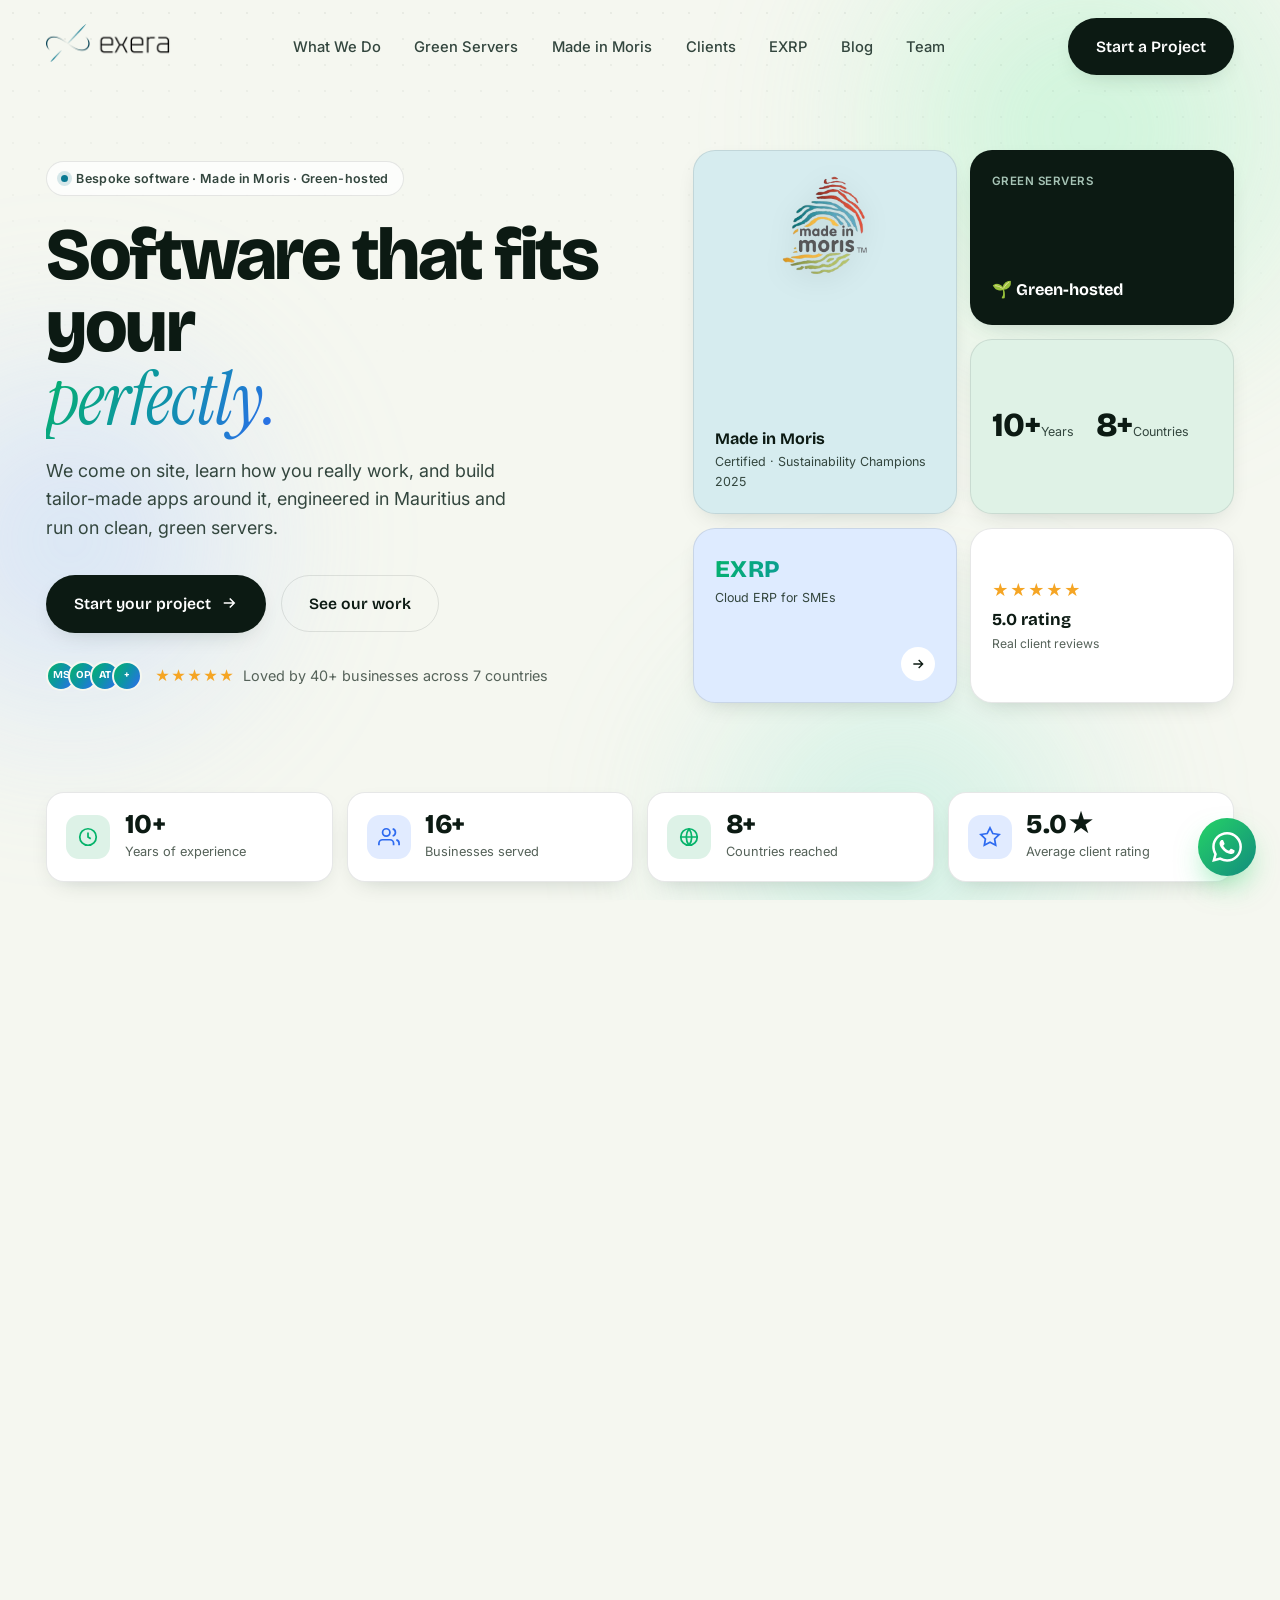
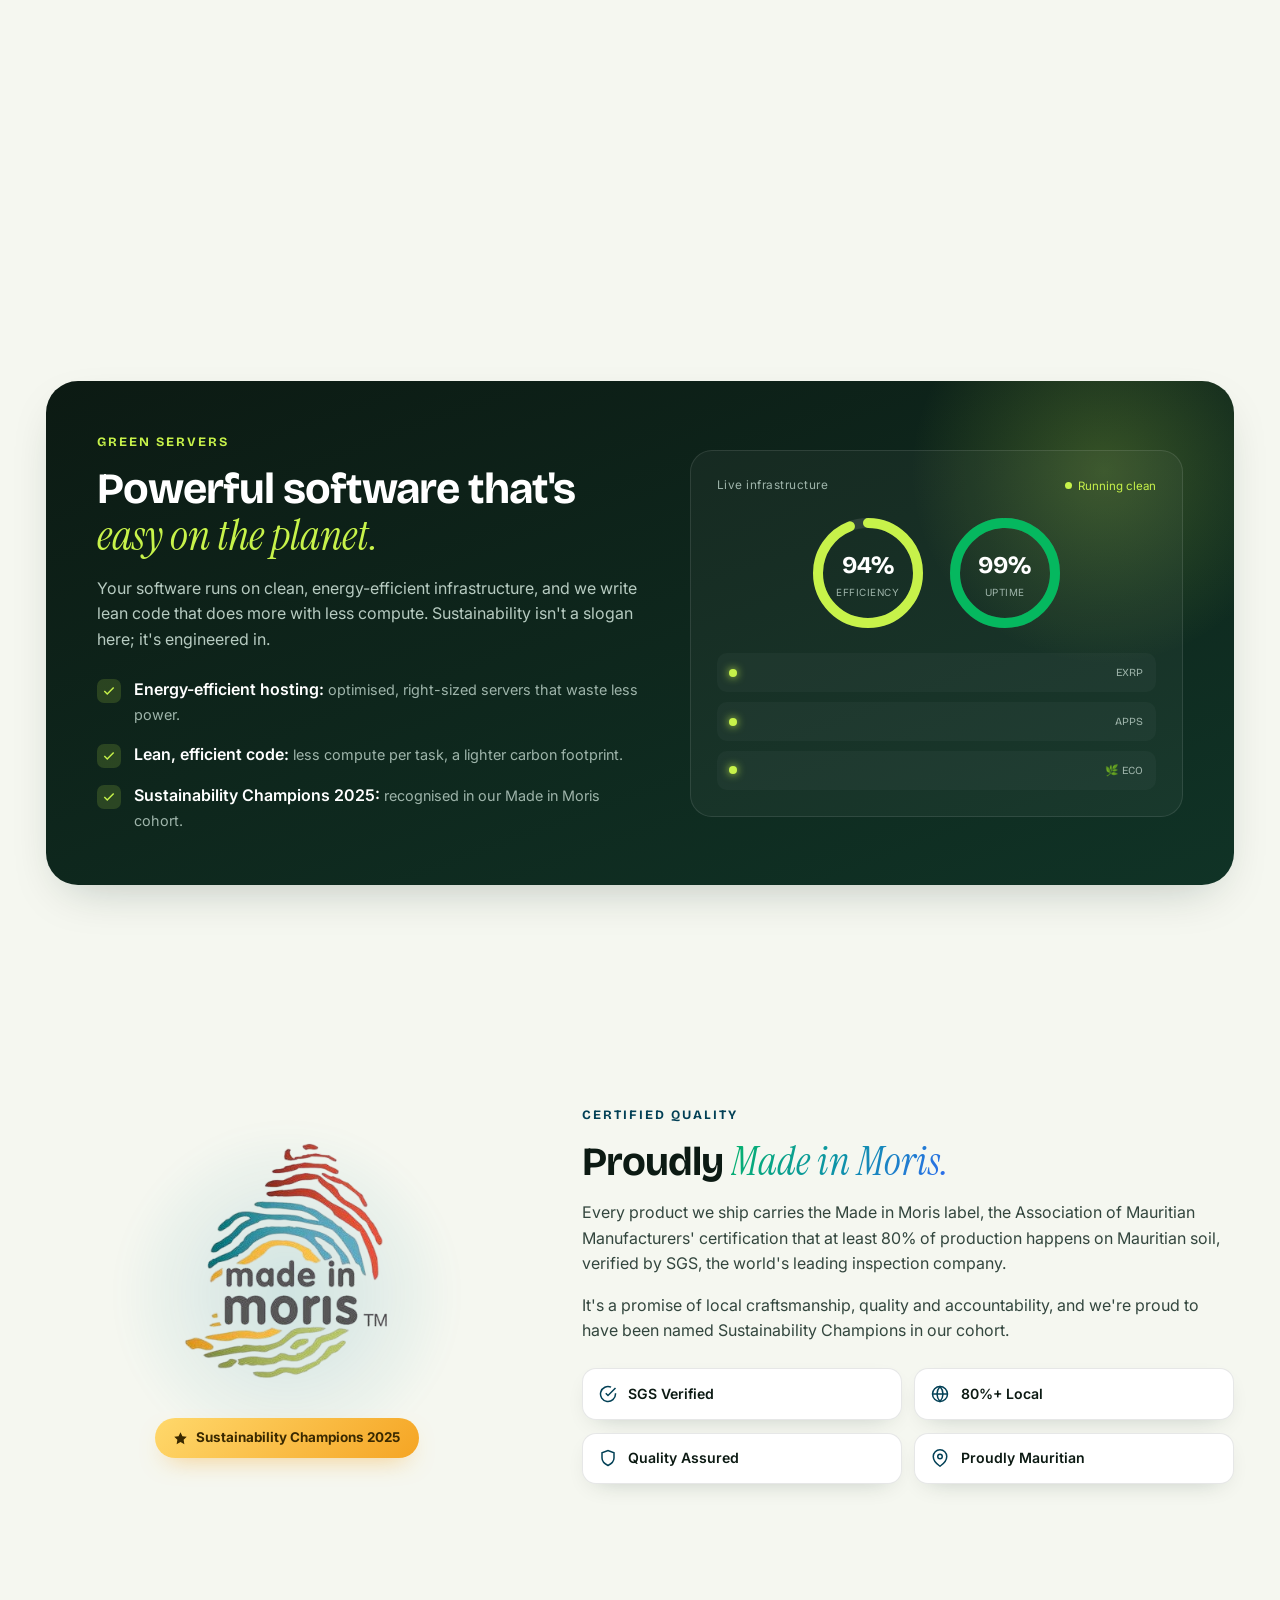
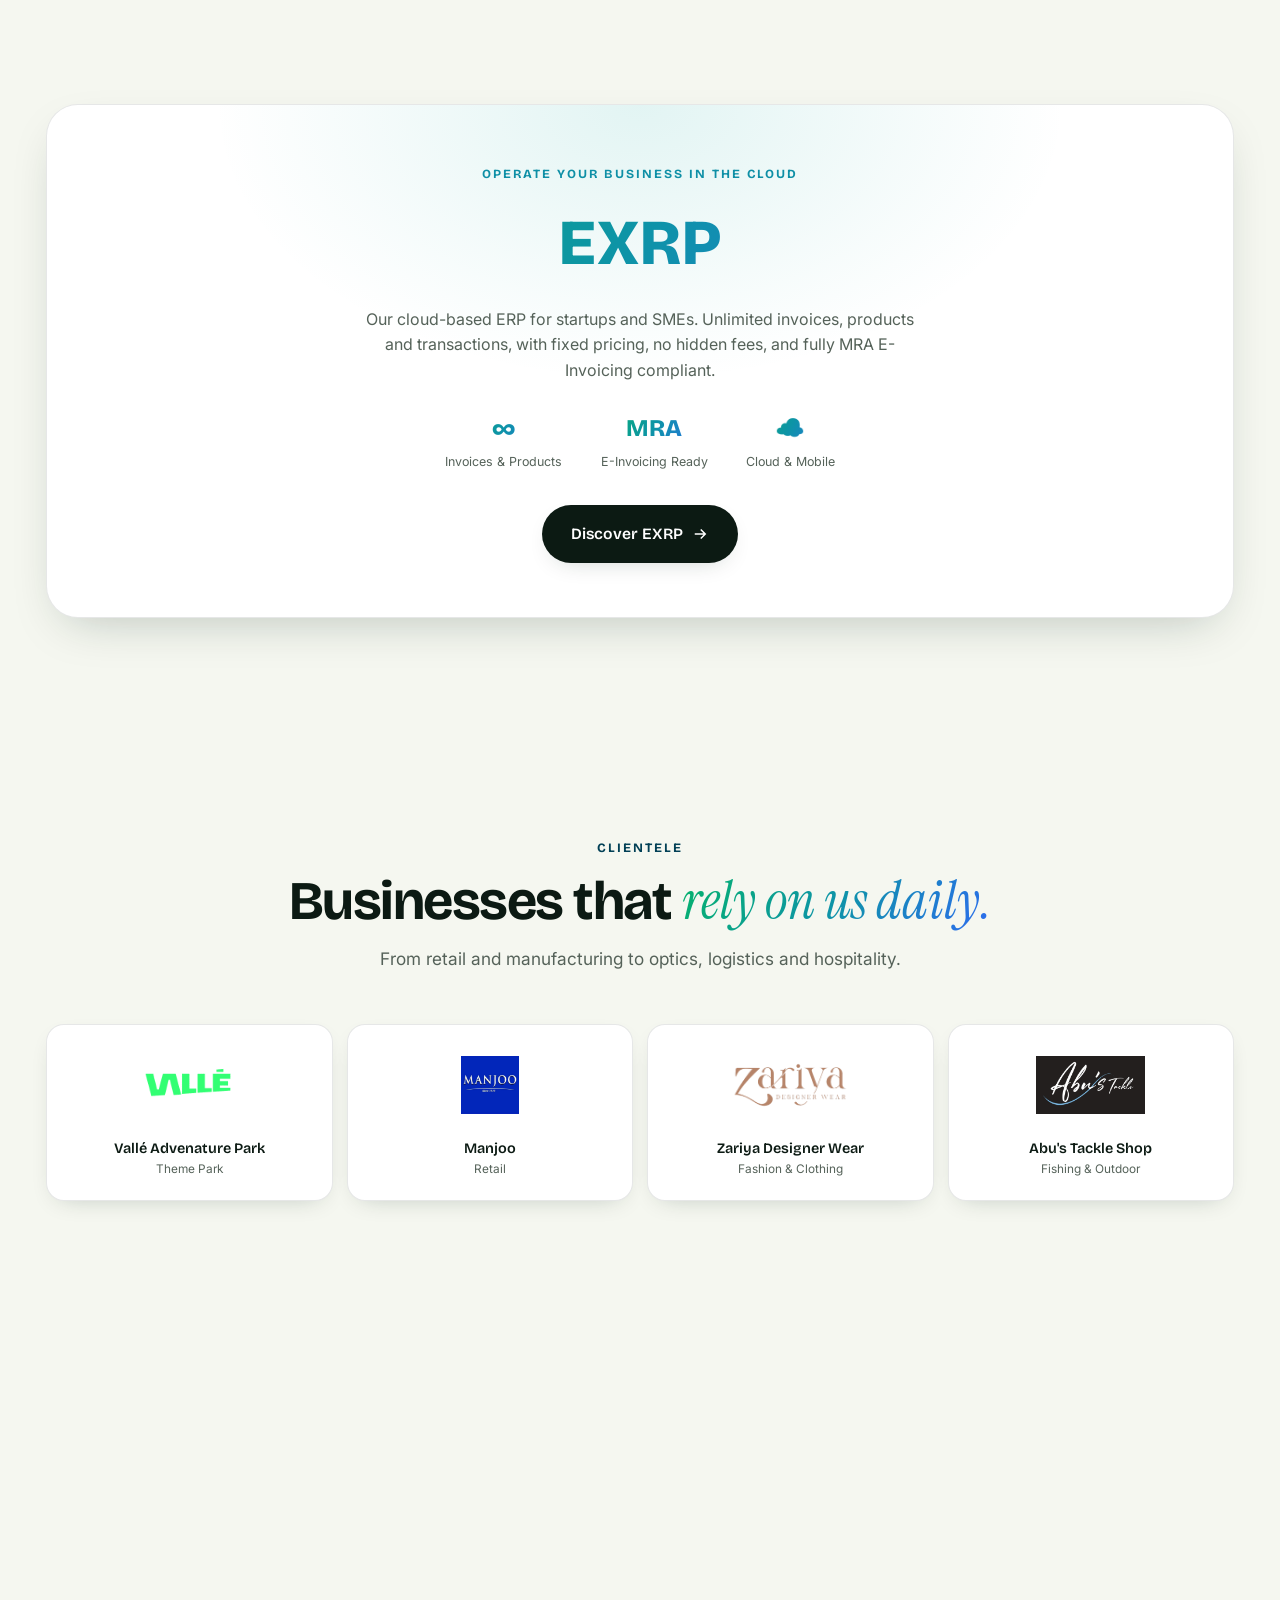
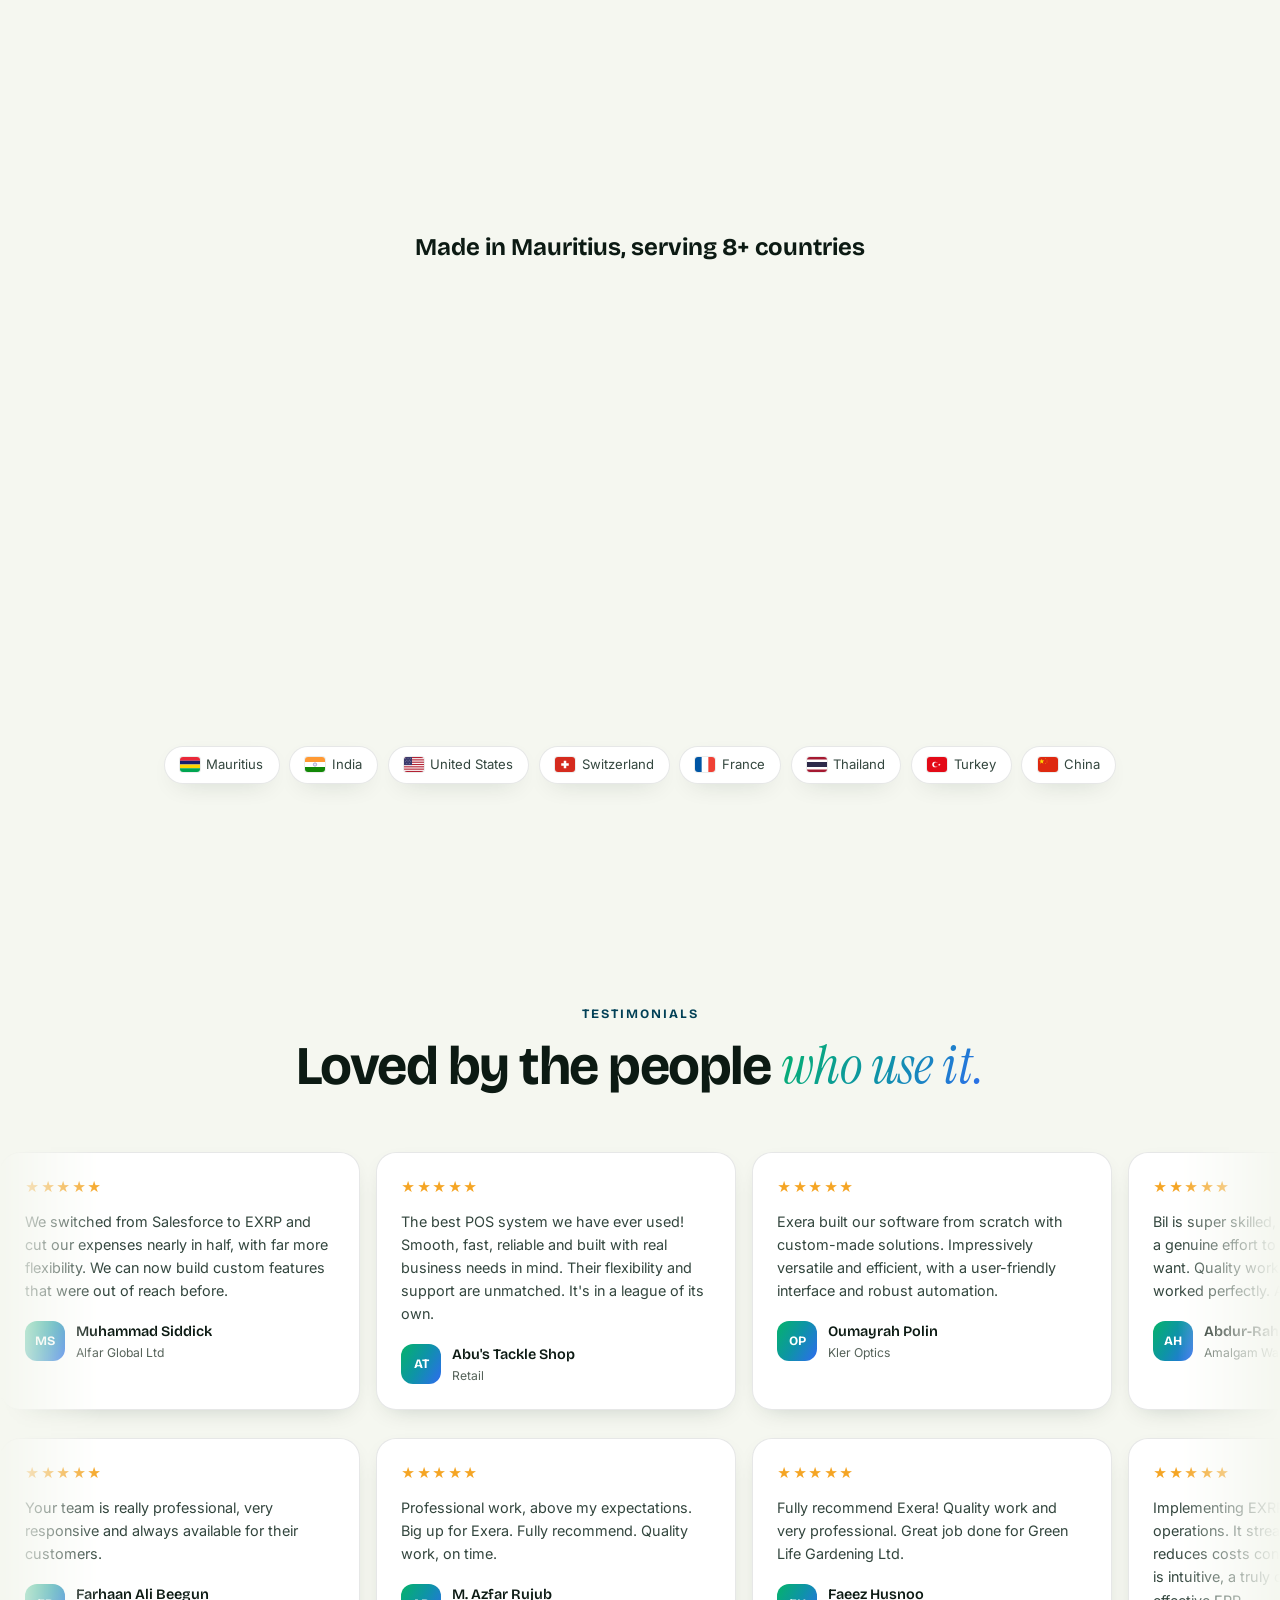
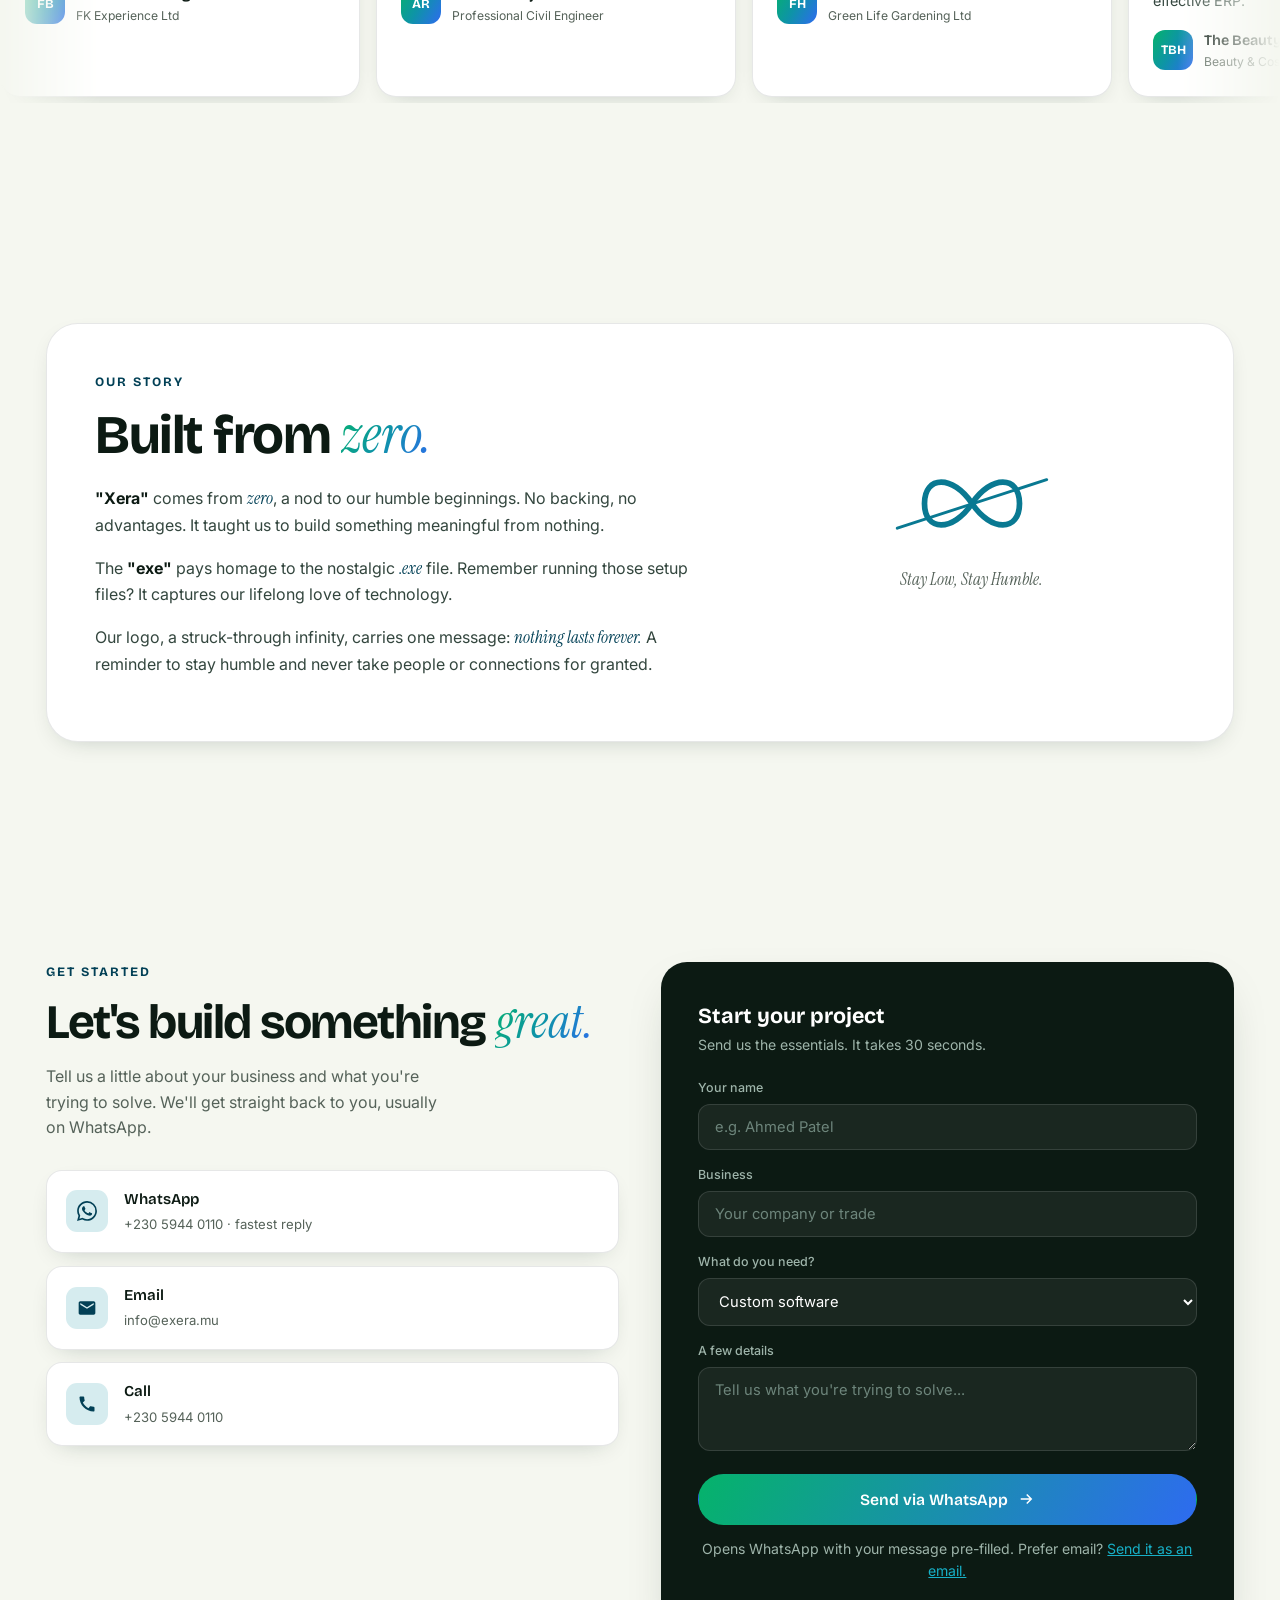
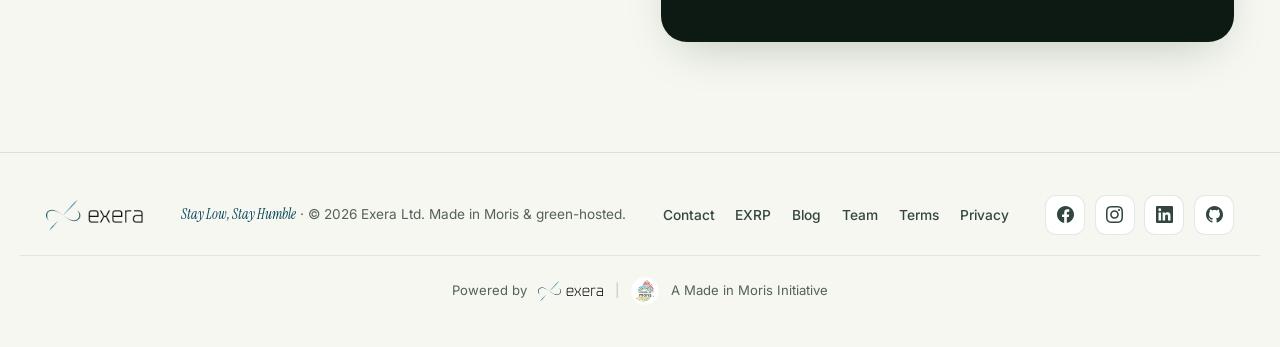
<file: index.html>
<!DOCTYPE html>
<html lang="en">

<head>
    <meta charset="UTF-8">
    <meta name="viewport" content="width=device-width, initial-scale=1.0, maximum-scale=5.0">
    <meta http-equiv="X-UA-Compatible" content="IE=edge">

    <title>Software Development Company in Mauritius | Exera Ltd</title>
    <meta name="title" content="Software Development Company in Mauritius | Exera Ltd">
    <meta name="description" content="Exera Ltd builds custom software, web & mobile apps and the EXRP cloud ERP in Mauritius. Made in Moris certified and green-hosted, serving 8+ countries. Get a free quote.">
    <meta name="keywords" content="software development mauritius, software company mauritius, custom software mauritius, web development mauritius, mobile app development mauritius, ERP mauritius, EXRP, POS system mauritius, made in moris, cloud ERP, MRA e-invoicing">
    <meta name="author" content="Exera Ltd">
    <meta name="robots" content="index, follow, max-image-preview:large, max-snippet:-1, max-video-preview:-1">
    <link rel="canonical" href="https://exera.mu/">

    <!-- Geo / local SEO -->
    <meta name="geo.region" content="MU">
    <meta name="geo.placename" content="Ebene, Mauritius">
    <meta name="geo.position" content="-20.2419;57.4896">
    <meta name="ICBM" content="-20.2419, 57.4896">

    <meta property="og:type" content="website">
    <meta property="og:url" content="https://exera.mu/">
    <meta property="og:title" content="Exera Ltd | Software Development Company in Mauritius">
    <meta property="og:description" content="Custom software, web & mobile apps and the EXRP cloud ERP. Made in Moris certified and green-hosted. Technology that fits your business perfectly.">
    <meta property="og:image" content="https://exera.mu/og-image.png">
    <meta property="og:image:width" content="1200">
    <meta property="og:image:height" content="630">
    <meta property="og:image:alt" content="Exera Ltd, software development company in Mauritius, Made in Moris and green-hosted">
    <meta property="og:site_name" content="Exera Ltd">
    <meta property="og:locale" content="en_US">

    <meta name="twitter:card" content="summary_large_image">
    <meta name="twitter:url" content="https://exera.mu/">
    <meta name="twitter:title" content="Exera Ltd | Software Development Company in Mauritius">
    <meta name="twitter:description" content="Custom software, web & mobile apps and the EXRP cloud ERP. Made in Moris certified and green-hosted.">
    <meta name="twitter:image" content="https://exera.mu/og-image.png">

    <link rel="icon" type="image/png" href="favicon.png">
    <link rel="apple-touch-icon" href="favicon.png">
    <meta name="theme-color" content="#F6F8F2">

    <!-- Agent-readable alternates -->
    <link rel="alternate" type="text/markdown" href="/index.md" title="Markdown version">
    <link rel="alternate" type="text/plain" href="/llms.txt" title="llms.txt">
    <link rel="sitemap" type="application/xml" href="/sitemap.xml">

    <script type="application/ld+json">
    {
        "@context": "https://schema.org",
        "@type": ["Organization", "ProfessionalService"],
        "@id": "https://exera.mu/#organization",
        "name": "Exera Ltd",
        "alternateName": "Exera",
        "url": "https://exera.mu",
        "logo": "https://exera.mu/logo.webp",
        "image": "https://exera.mu/og-image.png",
        "description": "Software development company in Mauritius building custom software, web and mobile apps, and the EXRP cloud ERP. Made in Moris certified and green-hosted.",
        "slogan": "Software that fits your business perfectly.",
        "foundingDate": "2021",
        "founder": [
            { "@type": "Person", "name": "Bilaal Abdel Hassan", "jobTitle": "Co-Founder & Senior Developer", "url": "https://exera.mu/team.html#bilaal" },
            { "@type": "Person", "name": "Naailah Aadilah Gunglee", "jobTitle": "Co-Founder & Chief Business Officer", "url": "https://exera.mu/team.html#naailah" }
        ],
        "telephone": "+230-5944-0110",
        "email": "info@exera.mu",
        "priceRange": "$$",
        "address": { "@type": "PostalAddress", "streetAddress": "IconEbene", "addressLocality": "Ebene", "addressRegion": "Plaines Wilhems", "postalCode": "72201", "addressCountry": "MU" },
        "geo": { "@type": "GeoCoordinates", "latitude": -20.2419, "longitude": 57.4896 },
        "openingHoursSpecification": [
            { "@type": "OpeningHoursSpecification", "dayOfWeek": ["Monday", "Tuesday", "Wednesday", "Thursday", "Friday"], "opens": "09:00", "closes": "17:00" }
        ],
        "contactPoint": { "@type": "ContactPoint", "telephone": "+230-5944-0110", "contactType": "sales", "email": "info@exera.mu", "availableLanguage": ["English", "French"] },
        "sameAs": ["https://facebook.com/exera.mu", "https://instagram.com/exera.mu", "https://linkedin.com/company/exera-ltd", "https://github.com/Exera-Ltd"],
        "areaServed": ["Mauritius", "India", "United States", "France", "Switzerland", "Thailand", "Turkey", "China"],
        "knowsAbout": ["Custom software development", "Web development", "Mobile app development", "ERP software", "Point of sale (POS)", "MRA e-invoicing", "Cloud software", "System integration"],
        "award": "Made in Moris Sustainability Champions 2025"
    }
    </script>
    <script type="application/ld+json">
    {
        "@context": "https://schema.org", "@type": "WebSite",
        "@id": "https://exera.mu/#website",
        "name": "Exera Ltd", "url": "https://exera.mu",
        "inLanguage": "en",
        "publisher": { "@id": "https://exera.mu/#organization" }
    }
    </script>
    <script type="application/ld+json">
    {
        "@context": "https://schema.org", "@type": "Service",
        "serviceType": "Custom software development",
        "name": "Tailor-made software development in Mauritius",
        "provider": { "@id": "https://exera.mu/#organization" },
        "areaServed": ["Mauritius", "India", "United States", "France", "Switzerland", "Thailand", "Turkey", "China"],
        "description": "Bespoke software built around your workflow, engineered in Mauritius and run on green servers.",
        "hasOfferCatalog": {
            "@type": "OfferCatalog", "name": "Exera Services",
            "itemListElement": [
                { "@type": "Offer", "itemOffered": { "@type": "Service", "name": "Custom Software Development" } },
                { "@type": "Offer", "itemOffered": { "@type": "Service", "name": "Web Application Development" } },
                { "@type": "Offer", "itemOffered": { "@type": "Service", "name": "Mobile App Development" } },
                { "@type": "Offer", "itemOffered": { "@type": "Service", "name": "System Integration" } },
                { "@type": "Offer", "itemOffered": { "@type": "Service", "name": "Software Maintenance & Support" } },
                { "@type": "Offer", "itemOffered": { "@type": "Service", "name": "Technology Consulting" } }
            ]
        }
    }
    </script>
    <script type="application/ld+json">
    {
        "@context": "https://schema.org", "@type": "FAQPage",
        "mainEntity": [
            { "@type": "Question", "name": "What does Exera Ltd do?", "acceptedAnswer": { "@type": "Answer", "text": "Exera builds tailor-made software for businesses: custom apps, web applications, mobile apps, system integration, maintenance and consulting, plus EXRP, a cloud-based ERP. We come on site, learn how you work, and build software around your exact workflow." } },
            { "@type": "Question", "name": "Is Exera a good software development company in Mauritius?", "acceptedAnswer": { "@type": "Answer", "text": "Exera is a Mauritian software company trusted by 40+ businesses with a 5.0 average client rating. It is Made in Moris certified and was named a Sustainability Champion in 2025, with a team bringing 10+ years of combined experience across companies and countries." } },
            { "@type": "Question", "name": "Where is Exera based?", "acceptedAnswer": { "@type": "Answer", "text": "Exera Ltd is based at IconEbene, Ebene, Mauritius (founded 2021), and has served clients in 8+ countries including India, the United States, France, Switzerland, Thailand, Turkey and China." } },
            { "@type": "Question", "name": "Is Exera's software Made in Moris certified?", "acceptedAnswer": { "@type": "Answer", "text": "Yes. Every product carries the Made in Moris label, certifying at least 80% local production, verified by SGS. Exera was named a Sustainability Champion in its Made in Moris cohort in 2025." } },
            { "@type": "Question", "name": "What is EXRP?", "acceptedAnswer": { "@type": "Answer", "text": "EXRP is Exera's cloud-based ERP for startups and SMEs. It offers unlimited invoices, products, customers and transactions, fixed pricing with no hidden fees, and is fully MRA E-Invoicing compliant." } },
            { "@type": "Question", "name": "Does Exera build POS systems for shops in Mauritius?", "acceptedAnswer": { "@type": "Answer", "text": "Yes. EXRP includes a point-of-sale module used by retail shops, and Exera also builds custom POS and inventory systems tailored to each business, from retail and food to optics and pharmacies." } },
            { "@type": "Question", "name": "Is EXRP MRA e-invoicing compliant?", "acceptedAnswer": { "@type": "Answer", "text": "Yes. EXRP is fully MRA E-Invoicing compliant and Exera is a registered EBS solution provider, so your invoices meet Mauritius Revenue Authority requirements." } },
            { "@type": "Question", "name": "How much does custom software or EXRP cost?", "acceptedAnswer": { "@type": "Answer", "text": "EXRP uses fixed, transparent pricing with no hidden fees. Custom software is quoted per project after we understand your needs. Contact us on WhatsApp at +230 5944 0110 for a free quote." } },
            { "@type": "Question", "name": "How can I contact Exera?", "acceptedAnswer": { "@type": "Answer", "text": "The fastest way is WhatsApp or phone at +230 5944 0110. You can also email info@exera.mu or use the contact page at https://exera.mu/contact.html." } }
        ]
    }
    </script>
    <script type="application/ld+json">
    {
        "@context": "https://schema.org", "@type": "SoftwareApplication",
        "name": "EXRP", "alternateName": "EXRP Cloud ERP",
        "operatingSystem": "Web, iOS, Android", "applicationCategory": "BusinessApplication",
        "url": "https://exera.mu/exrp/",
        "offers": { "@type": "Offer", "price": "0", "priceCurrency": "MUR" },
        "provider": { "@id": "https://exera.mu/#organization" },
        "description": "Cloud-based ERP for startups and SMEs with unlimited invoices, products and transactions. Fixed pricing, MRA E-Invoicing compliant, Made in Moris certified.",
        "aggregateRating": { "@type": "AggregateRating", "ratingValue": "5.0", "bestRating": "5", "ratingCount": "3" },
        "review": [
            { "@type": "Review", "author": { "@type": "Person", "name": "Muhammad Siddick" }, "reviewRating": { "@type": "Rating", "ratingValue": "5", "bestRating": "5" }, "reviewBody": "We switched from Salesforce to EXRP and cut our expenses nearly in half, with far more flexibility." },
            { "@type": "Review", "author": { "@type": "Organization", "name": "The Beauty Hub" }, "reviewRating": { "@type": "Rating", "ratingValue": "5", "bestRating": "5" }, "reviewBody": "Implementing EXRP has greatly enhanced our operations. It streamlines processes and reduces costs considerably." }
        ]
    }
    </script>

    <link rel="preconnect" href="https://fonts.googleapis.com">
    <link rel="preconnect" href="https://fonts.gstatic.com" crossorigin>
    <link rel="preload" as="style" href="https://fonts.googleapis.com/css2?family=Bricolage+Grotesque:opsz,wght@12..96,500;12..96,600;12..96,700;12..96,800&family=Instrument+Serif:ital@0;1&family=Inter:wght@400;500;600&display=swap" onload="this.onload=null;this.rel='stylesheet'">
    <noscript><link rel="stylesheet" href="https://fonts.googleapis.com/css2?family=Bricolage+Grotesque:opsz,wght@12..96,500;12..96,600;12..96,700;12..96,800&family=Instrument+Serif:ital@0;1&family=Inter:wght@400;500;600&display=swap"></noscript>

    <style>
        :root {
            --bg: #F5F7F0;
            --bg-2: #EEF2E7;
            --ink: #0C1A13;
            --ink-2: #33463E;
            --muted: #556259;
            --line: rgba(12, 26, 19, 0.10);
            --card: #FFFFFF;

            --green: #097992;
            --green-d: #024056;
            --brand-l: #17B0C7;
            --lime: #C7F24A;
            --eco: #05B85F;
            --teal: #0E8FA6;
            --sky: #A9CCFF;
            --mint: #D6ECEF;
            --limebg: #DFF2E6;
            --skybg: #DEEBFF;
            --peach: #FCE7CE;

            --grad: linear-gradient(120deg, #05B36A 0%, #0E93A8 50%, #2E6BF0 100%);
            --shadow: 0 18px 50px -20px rgba(12, 40, 28, 0.28);
            --shadow-sm: 0 8px 26px -14px rgba(12, 40, 28, 0.30);

            --fd: 'Bricolage Grotesque', 'Inter', sans-serif;
            --fs: 'Instrument Serif', Georgia, serif;
            --fb: 'Inter', -apple-system, BlinkMacSystemFont, sans-serif;

            --maxw: 1240px;
        }

        * { margin: 0; padding: 0; box-sizing: border-box; }
        html { scroll-behavior: smooth; -webkit-text-size-adjust: 100%; }

        body {
            font-family: var(--fb);
            background: var(--bg);
            color: var(--ink);
            line-height: 1.6;
            overflow-x: hidden;
            -webkit-font-smoothing: antialiased;
        }

        /* Bright drifting aurora */
        .aurora { position: fixed; inset: 0; z-index: -2; overflow: hidden; pointer-events: none; }
        .blob { position: absolute; border-radius: 50%; filter: blur(70px); opacity: 0.55; will-change: transform; }
        .blob.b1 { width: 620px; height: 620px; top: -180px; right: -120px; background: radial-gradient(circle, #9EF2C1, transparent 68%); }
        .blob.b2 { width: 540px; height: 540px; top: 30%; left: -200px; background: radial-gradient(circle, #B4CEFF, transparent 66%); }
        .blob.b3 { width: 560px; height: 560px; bottom: -220px; right: 8%; background: radial-gradient(circle, #A7EBD8, transparent 66%); }
        body::after {
            content: ''; position: fixed; inset: 0; z-index: -1; pointer-events: none;
            background-image: radial-gradient(rgba(12, 26, 19, 0.05) 1px, transparent 1px);
            background-size: 26px 26px;
            mask-image: linear-gradient(180deg, #000, transparent 42%);
            -webkit-mask-image: linear-gradient(180deg, #000, transparent 42%);
        }

        ::selection { background: var(--green); color: #fff; }
        ::-webkit-scrollbar { width: 10px; }
        ::-webkit-scrollbar-track { background: var(--bg-2); }
        ::-webkit-scrollbar-thumb { background: var(--green); border-radius: 6px; }
        a { color: inherit; }

        .progress-bar { position: fixed; top: 0; left: 0; height: 3px; width: 0; background: var(--grad); z-index: 3000; }

        .cursor-ring {
            position: fixed; width: 34px; height: 34px; border: 1.5px solid var(--green);
            border-radius: 50%; transform: translate(-50%, -50%); pointer-events: none; z-index: 2500;
            transition: width .25s, height .25s, background .25s, opacity .3s; opacity: 0; mix-blend-mode: multiply;
        }
        .cursor-ring.hot { width: 56px; height: 56px; background: rgba(9, 121, 146, 0.10); }

        .wrap { max-width: var(--maxw); margin: 0 auto; padding: 0 26px; }
        section { position: relative; padding: 110px 0; z-index: 1; }

        .grad-text { background: var(--grad); -webkit-background-clip: text; background-clip: text; -webkit-text-fill-color: transparent; }
        .serif { font-family: var(--fs); font-style: italic; font-weight: 400; letter-spacing: 0; }

        /* Eyebrow chip */
        .chip {
            display: inline-flex; align-items: center; gap: 0.5rem;
            padding: 0.4rem 0.9rem; border-radius: 100px;
            background: rgba(255,255,255,0.7); border: 1px solid var(--line);
            font-size: 0.78rem; font-weight: 600; letter-spacing: 0.3px; color: var(--ink-2);
            backdrop-filter: blur(6px);
        }
        .chip .g { width: 7px; height: 7px; border-radius: 50%; background: var(--green); box-shadow: 0 0 0 4px rgba(9,121,146,0.16); }

        /* Section heading (editorial, left) */
        .head { max-width: 720px; margin-bottom: 3.2rem; }
        .head.center { margin-left: auto; margin-right: auto; text-align: center; }
        .kicker { font-family: var(--fd); font-size: 0.8rem; font-weight: 700; letter-spacing: 2px; text-transform: uppercase; color: var(--green-d); margin-bottom: 0.9rem; }
        .h2 { font-family: var(--fd); font-weight: 700; font-size: clamp(2.1rem, 4.6vw, 3.4rem); line-height: 1.04; letter-spacing: -1.5px; }
        .lead { color: var(--muted); font-size: 1.08rem; margin-top: 1rem; }

        /* Buttons */
        .btn { display: inline-flex; align-items: center; justify-content: center; gap: 0.55rem; font-family: var(--fd); font-weight: 600; font-size: 0.98rem; padding: 0.95rem 1.7rem; border-radius: 100px; border: 1.5px solid transparent; cursor: pointer; text-decoration: none; transition: transform .2s, box-shadow .3s, background .3s, color .3s, border-color .3s; white-space: nowrap; }
        .btn svg { width: 18px; height: 18px; }
        .btn-primary { background: var(--ink); color: #fff; box-shadow: var(--shadow-sm); }
        .btn-primary:hover { background: var(--green); box-shadow: 0 16px 36px -14px rgba(9,121,146,0.7); }
        .btn-ghost { background: transparent; color: var(--ink); border-color: var(--line); }
        .btn-ghost:hover { border-color: var(--ink); }

        /* ---------------- Nav ---------------- */
        nav { position: fixed; top: 0; left: 0; right: 0; z-index: 1000; padding: 1.1rem 0; transition: all .35s ease; }
        nav.scrolled { background: rgba(245,247,240,0.8); backdrop-filter: blur(16px); -webkit-backdrop-filter: blur(16px); border-bottom: 1px solid var(--line); padding: 0.7rem 0; }
        .nav-in { max-width: var(--maxw); margin: 0 auto; padding: 0 26px; display: flex; align-items: center; justify-content: space-between; }
        .nav-logo { height: 38px; }
        .nav-links { display: flex; gap: 2.1rem; list-style: none; align-items: center; }
        .nav-links a { text-decoration: none; color: var(--ink-2); font-size: 0.92rem; font-weight: 500; position: relative; }
        .nav-links a::after { content: ''; position: absolute; left: 0; bottom: -5px; width: 0; height: 2px; background: var(--green); transition: width .3s; }
        .nav-links a:hover { color: var(--ink); }
        .nav-links a:hover::after { width: 100%; }
        .nav-right { display: flex; align-items: center; gap: 1rem; }
        .menu-toggle { display: none; flex-direction: column; gap: 5px; background: none; border: none; cursor: pointer; padding: 6px; z-index: 1001; }
        .menu-toggle span { width: 26px; height: 2px; background: var(--ink); border-radius: 2px; transition: all .3s; }

        /* ---------------- Hero ---------------- */
        #home { padding: 150px 0 70px; }
        .hero { display: grid; grid-template-columns: 1.05fr 0.95fr; gap: 3rem; align-items: center; }
        .hero-h1 { font-family: var(--fd); font-weight: 800; font-size: clamp(2.7rem, 6vw, 4.6rem); line-height: 0.98; letter-spacing: -2.5px; margin: 1.4rem 0 1.3rem; }
        .hero-h1 .serif { font-weight: 400; letter-spacing: -1px; }
        .rot-wrap { display: inline-flex; align-items: baseline; position: relative; }
        .rot { display: inline-block; min-width: 3ch; color: var(--green-d); transition: opacity .3s, transform .3s; }
        .hero-sub { font-size: 1.12rem; color: var(--ink-2); max-width: 480px; margin-bottom: 2rem; }
        .hero-cta { display: flex; gap: 0.9rem; flex-wrap: wrap; margin-bottom: 1.8rem; }
        .hero-trust { display: flex; align-items: center; gap: 0.8rem; font-size: 0.9rem; color: var(--muted); }
        .hero-trust .stars { color: #F5A524; letter-spacing: 1px; }
        .avatars { display: flex; }
        .avatars span { width: 30px; height: 30px; border-radius: 50%; border: 2px solid var(--bg); margin-left: -8px; background: var(--grad); display: inline-flex; align-items: center; justify-content: center; color: #fff; font-size: 0.66rem; font-weight: 700; font-family: var(--fd); }
        .avatars span:first-child { margin-left: 0; }

        /* Hero bento cluster */
        .bento { display: grid; grid-template-columns: 1fr 1fr; grid-auto-rows: 1fr; gap: 14px; aspect-ratio: 1 / 1.02; }
        .tile { border-radius: 22px; padding: 1.3rem; position: relative; overflow: hidden; border: 1px solid var(--line); background: var(--card); box-shadow: var(--shadow-sm); transition: transform .25s ease, box-shadow .3s ease; will-change: transform; }
        .tile.tilt:hover { box-shadow: var(--shadow); }
        .t-mim { grid-row: span 2; background: var(--mint); display: flex; flex-direction: column; justify-content: space-between; }
        .t-mim img { width: 108px; margin: 0 auto; filter: drop-shadow(0 6px 14px rgba(0,0,0,0.12)); }
        .t-mim .tl { font-family: var(--fd); font-weight: 700; font-size: 1rem; line-height: 1.15; }
        .t-mim .ts { font-size: 0.78rem; color: var(--ink-2); margin-top: 0.2rem; }
        .t-green { background: var(--ink); color: #fff; display: flex; flex-direction: column; justify-content: space-between; }
        .t-green .glabel { font-size: 0.72rem; color: #A7C4B6; font-weight: 600; letter-spacing: 0.5px; }
        .t-green .gbig { font-family: var(--fd); font-weight: 700; font-size: 1.02rem; display: flex; align-items: center; gap: 0.4rem; }
        .eq { display: flex; gap: 3px; align-items: flex-end; height: 34px; margin: 0.5rem 0; }
        .eq i { flex: 1; background: linear-gradient(var(--lime), var(--green)); border-radius: 3px; animation: eq 1.3s ease-in-out infinite; }
        .eq i:nth-child(2n){ animation-delay:.2s } .eq i:nth-child(3n){ animation-delay:.45s } .eq i:nth-child(4n){ animation-delay:.7s }
        @keyframes eq { 0%,100%{ height:22% } 50%{ height:100% } }
        .t-stat { background: var(--limebg); display: flex; flex-direction: column; justify-content: center; }
        .t-stat b { font-family: var(--fd); font-weight: 800; font-size: 2.1rem; line-height: 1; letter-spacing: -1px; }
        .t-stat span { font-size: 0.78rem; color: var(--ink-2); }
        .t-stat .row { display: flex; gap: 1.4rem; }
        .t-exrp { background: var(--skybg); display: flex; flex-direction: column; justify-content: space-between; text-decoration: none; }
        .t-exrp .ex { font-family: var(--fd); font-weight: 800; font-size: 1.5rem; letter-spacing: 0.5px; }
        .t-exrp .exs { font-size: 0.78rem; color: var(--ink-2); }
        .t-exrp .go { align-self: flex-end; width: 34px; height: 34px; border-radius: 50%; background: #fff; display: flex; align-items: center; justify-content: center; }
        .t-exrp .go svg { width: 16px; height: 16px; stroke: var(--ink); fill: none; stroke-width: 2; }
        .t-rate { display: flex; flex-direction: column; justify-content: center; }
        .t-rate .stars { color: #F5A524; font-size: 1rem; letter-spacing: 1px; }
        .t-rate b { font-family: var(--fd); font-weight: 700; font-size: 1.05rem; margin-top: 0.2rem; }
        .t-rate span { font-size: 0.76rem; color: var(--muted); }

        /* ---------------- Stats band ---------------- */
        .stats-band { padding: 20px 0 6px; }
        .stats-grid { display: grid; grid-template-columns: repeat(4, 1fr); gap: 14px; }
        .stat { display: flex; align-items: center; gap: 0.9rem; background: var(--card); border: 1px solid var(--line); border-radius: 18px; padding: 1.1rem 1.2rem; box-shadow: var(--shadow-sm); transition: transform .25s ease, box-shadow .3s ease; }
        .stat:hover { transform: translateY(-4px); box-shadow: var(--shadow); }
        .si { width: 44px; height: 44px; border-radius: 13px; display: flex; align-items: center; justify-content: center; flex-shrink: 0; }
        .si svg { width: 22px; height: 22px; fill: none; stroke-width: 1.9; }
        .si.green { background: #DDF2E7; } .si.green svg { stroke: #05B36A; }
        .si.blue { background: #E1EBFF; } .si.blue svg { stroke: #2E6BF0; }
        .stat b { font-family: var(--fd); font-weight: 800; font-size: 1.7rem; line-height: 1; letter-spacing: -0.5px; display: block; }
        .stat span { font-size: 0.8rem; color: var(--muted); }
        @keyframes scrollX { to { transform: translateX(-50%); } }

        /* ---------------- Services bento ---------------- */
        .svc-bento { display: grid; grid-template-columns: repeat(4, 1fr); grid-auto-rows: minmax(150px, auto); gap: 16px; }
        .svc { background: var(--card); border: 1px solid var(--line); border-radius: 24px; padding: 1.7rem; box-shadow: var(--shadow-sm); transition: transform .28s ease, box-shadow .3s ease; display: flex; flex-direction: column; }
        .svc:hover { transform: translateY(-6px); box-shadow: var(--shadow); }
        .svc .ic { width: 46px; height: 46px; border-radius: 13px; background: var(--mint); display: flex; align-items: center; justify-content: center; margin-bottom: auto; }
        .svc .ic svg { width: 22px; height: 22px; stroke: var(--green-d); fill: none; stroke-width: 1.9; }
        .svc h3 { font-family: var(--fd); font-weight: 700; font-size: 1.15rem; margin: 1.1rem 0 0.3rem; letter-spacing: -0.3px; }
        .svc p { color: var(--muted); font-size: 0.9rem; }
        .svc.feature { grid-column: span 2; grid-row: span 2; background: var(--ink); color: #fff; justify-content: space-between; }
        .svc.feature .ic { background: rgba(255,255,255,0.1); }
        .svc.feature .ic svg { stroke: var(--brand-l); }
        .svc.feature h3 { font-size: 1.7rem; }
        .svc.feature p { color: #B7CBC1; font-size: 1rem; max-width: 320px; }
        .svc.feature .fbadge { display: inline-flex; align-items: center; gap: 0.4rem; font-size: 0.78rem; color: var(--brand-l); font-weight: 600; margin-top: 1rem; }
        .svc.accent-lime .ic { background: var(--limebg); }
        .svc.accent-sky .ic { background: var(--skybg); }
        .svc.accent-peach .ic { background: var(--peach); }

        /* ---------------- Green servers ---------------- */
        #green .green-card { background: linear-gradient(160deg, #0C1A13, #103326); color: #fff; border-radius: 32px; padding: 3.2rem; display: grid; grid-template-columns: 1.05fr 0.95fr; gap: 3rem; align-items: center; overflow: hidden; position: relative; box-shadow: var(--shadow); }
        #green .green-card::before { content: ''; position: absolute; width: 420px; height: 420px; border-radius: 50%; background: radial-gradient(circle, rgba(199,242,74,0.22), transparent 65%); top: -120px; right: -80px; }
        .gc-copy .kicker { color: var(--lime); }
        .gc-copy h2 { font-family: var(--fd); font-weight: 700; font-size: clamp(1.9rem, 3.6vw, 2.7rem); line-height: 1.06; letter-spacing: -1px; margin-bottom: 1rem; }
        .gc-copy h2 .serif { color: var(--lime); }
        .gc-copy > p { color: #B7CBC1; margin-bottom: 1.5rem; }
        .gc-list { display: grid; gap: 0.9rem; }
        .gc-item { display: flex; gap: 0.8rem; align-items: flex-start; }
        .gc-item .ck { flex-shrink: 0; width: 24px; height: 24px; border-radius: 7px; background: rgba(199,242,74,0.16); display: flex; align-items: center; justify-content: center; margin-top: 2px; }
        .gc-item .ck svg { width: 14px; height: 14px; stroke: var(--lime); fill: none; stroke-width: 2.5; }
        .gc-item b { font-weight: 600; } .gc-item span { color: #9EB4AA; font-size: 0.9rem; }
        /* Live dashboard */
        .gc-dash { position: relative; z-index: 1; background: rgba(255,255,255,0.04); border: 1px solid rgba(255,255,255,0.1); border-radius: 22px; padding: 1.6rem; }
        .dash-top { display: flex; justify-content: space-between; align-items: center; margin-bottom: 1.2rem; }
        .dash-top .dl { font-size: 0.74rem; color: #9EB4AA; letter-spacing: 0.5px; }
        .dash-live { display: inline-flex; align-items: center; gap: 0.4rem; font-size: 0.72rem; color: var(--lime); }
        .dash-live .dot { width: 7px; height: 7px; border-radius: 50%; background: var(--lime); animation: blink 1.6s infinite; }
        @keyframes blink { 0%,100%{opacity:1} 50%{opacity:.3} }
        .ring-row { display: flex; gap: 1.2rem; align-items: center; justify-content: center; margin-bottom: 1.3rem; }
        .ring { position: relative; width: 118px; height: 118px; }
        .ring svg { transform: rotate(-90deg); }
        .ring .rv { position: absolute; inset: 0; display: flex; flex-direction: column; align-items: center; justify-content: center; }
        .ring .rv b { font-family: var(--fd); font-weight: 700; font-size: 1.5rem; }
        .ring .rv span { font-size: 0.62rem; color: #9EB4AA; text-transform: uppercase; letter-spacing: 0.5px; }
        .srv-rows { display: grid; gap: 0.6rem; }
        .srv-row { display: flex; align-items: center; gap: 0.7rem; background: rgba(255,255,255,0.03); border-radius: 10px; padding: 0.6rem 0.8rem; }
        .srv-row .led { width: 8px; height: 8px; border-radius: 50%; background: var(--lime); box-shadow: 0 0 8px var(--lime); }
        .srv-bars { flex: 1; display: flex; gap: 3px; align-items: flex-end; height: 20px; }
        .srv-bars i { flex: 1; background: linear-gradient(var(--lime), var(--green)); border-radius: 2px; opacity: .7; animation: eq 1.4s ease-in-out infinite; }
        .srv-row .cap { font-size: 0.68rem; color: #9EB4AA; font-family: var(--fd); }

        /* ---------------- Made in Moris ---------------- */
        .mim { display: grid; grid-template-columns: 0.85fr 1.15fr; gap: 3.4rem; align-items: center; }
        .mim-badge { position: relative; text-align: center; }
        .mim-badge .halo { position: absolute; inset: -10% 10%; background: radial-gradient(circle, rgba(9,121,146,0.16), transparent 62%); filter: blur(10px); }
        .mim-badge img { max-width: 260px; width: 100%; position: relative; z-index: 1; }
        .mim-award { display: inline-flex; align-items: center; gap: 0.5rem; margin-top: 1.2rem; padding: 0.55rem 1.15rem; border-radius: 100px; background: linear-gradient(135deg, #FFD86B, #F5A524); color: #3a2900; font-weight: 700; font-size: 0.84rem; position: relative; z-index: 1; box-shadow: 0 10px 26px -12px rgba(245,165,36,0.7); }
        .mim-award svg { width: 15px; height: 15px; fill: #3a2900; }
        .mim-copy h2 { font-family: var(--fd); font-weight: 700; font-size: clamp(1.8rem,3.4vw,2.5rem); letter-spacing: -1px; line-height: 1.08; margin-bottom: 1rem; }
        .mim-copy p { color: var(--ink-2); margin-bottom: 1rem; }
        .mim-feats { display: grid; grid-template-columns: 1fr 1fr; gap: 0.8rem; margin-top: 1.5rem; }
        .mim-feat { display: flex; align-items: center; gap: 0.7rem; background: var(--card); border: 1px solid var(--line); border-radius: 14px; padding: 0.85rem 1rem; font-weight: 600; font-size: 0.88rem; box-shadow: var(--shadow-sm); }
        .mim-feat svg { width: 18px; height: 18px; stroke: var(--green-d); fill: none; stroke-width: 2; flex-shrink: 0; }

        /* ---------------- Process ---------------- */
        .steps { display: grid; grid-template-columns: repeat(4, 1fr); gap: 16px; }
        .step { background: var(--card); border: 1px solid var(--line); border-radius: 22px; padding: 1.8rem 1.5rem; box-shadow: var(--shadow-sm); position: relative; transition: transform .28s; }
        .step:hover { transform: translateY(-6px); }
        .step .n { font-family: var(--fd); font-weight: 800; font-size: 2.4rem; letter-spacing: -1px; line-height: 1; background: var(--grad); -webkit-background-clip: text; background-clip: text; -webkit-text-fill-color: transparent; }
        .step h3 { font-family: var(--fd); font-weight: 700; font-size: 1.12rem; margin: 0.7rem 0 0.3rem; }
        .step p { color: var(--muted); font-size: 0.88rem; }

        /* ---------------- EXRP ---------------- */
        .exrp-card { background: var(--card); border: 1px solid var(--line); border-radius: 32px; padding: 3.4rem; text-align: center; box-shadow: var(--shadow); position: relative; overflow: hidden; }
        .exrp-card::before { content: ''; position: absolute; inset: 0; background: radial-gradient(60% 90% at 50% 0%, rgba(18,167,158,0.12), transparent 60%); }
        .exrp-card > * { position: relative; z-index: 1; }
        .exrp-card .tag { font-family: var(--fd); font-weight: 700; letter-spacing: 2px; text-transform: uppercase; font-size: 0.78rem; color: var(--teal); }
        .exrp-big { font-family: var(--fd); font-weight: 800; font-size: clamp(2.6rem, 6vw, 4rem); letter-spacing: 1px; margin: 0.4rem 0 0.8rem; }
        .exrp-card .d { color: var(--muted); max-width: 560px; margin: 0 auto 1.6rem; }
        .exrp-mini { display: flex; justify-content: center; gap: 2.4rem; flex-wrap: wrap; margin-bottom: 2rem; }
        .exrp-mini b { font-family: var(--fd); font-weight: 800; display: block; font-size: 1.5rem; }
        .exrp-mini span { font-size: 0.78rem; color: var(--muted); }

        /* ---------------- Clients ---------------- */
        .clients { display: grid; grid-template-columns: repeat(4, 1fr); gap: 14px; }
        .client { background: var(--card); border: 1px solid var(--line); border-radius: 18px; padding: 1.3rem 1rem; text-align: center; box-shadow: var(--shadow-sm); transition: transform .25s; }
        .client:hover { transform: translateY(-5px); }
        .client .lg { height: 78px; background: #fff; border-radius: 12px; display: flex; align-items: center; justify-content: center; padding: 10px; margin-bottom: 0.8rem; }
        .client .lg img { max-width: 100%; max-height: 100%; object-fit: contain; }
        .client h3 { font-family: var(--fd); font-weight: 600; font-size: 0.9rem; }
        .client p { font-size: 0.74rem; color: var(--muted); }

        .reach { margin-top: 3.5rem; text-align: center; }
        .reach h3 { font-family: var(--fd); font-weight: 700; font-size: 1.5rem; }
        #amap { width: 100%; height: 440px; max-width: 960px; margin: 1.5rem auto 0; }
        .countries { display: flex; justify-content: center; flex-wrap: wrap; gap: 0.6rem; margin-top: 1rem; }
        .ctag { display: flex; align-items: center; gap: 0.4rem; padding: 0.45rem 0.95rem; background: var(--card); border: 1px solid var(--line); border-radius: 100px; font-size: 0.82rem; color: var(--ink-2); box-shadow: var(--shadow-sm); }
        .ctag .flag { width: 20px; height: 15px; border-radius: 3px; flex-shrink: 0; box-shadow: 0 0 0 1px rgba(12, 26, 19, 0.08); display: block; }

        /* ---------------- Reviews (two-row marquee) ---------------- */
        .rev-marq { overflow: hidden; -webkit-mask-image: linear-gradient(90deg, transparent, #000 8%, #000 92%, transparent); mask-image: linear-gradient(90deg, transparent, #000 8%, #000 92%, transparent); }
        .rev-track { display: flex; gap: 16px; width: max-content; padding: 6px 0; }
        .rev-track.a { animation: scrollX 60s linear infinite; }
        .rev-track.b { animation: scrollX 72s linear infinite reverse; margin-top: 16px; }
        .rev-marq:hover .rev-track { animation-play-state: paused; }
        .review { width: 360px; background: var(--card); border: 1px solid var(--line); border-radius: 20px; padding: 1.5rem; box-shadow: var(--shadow-sm); }
        .review .stars { color: #F5A524; font-size: 0.85rem; letter-spacing: 1.5px; margin-bottom: 0.7rem; }
        .review .rt { color: var(--ink-2); font-size: 0.9rem; margin-bottom: 1.1rem; }
        .review .ra { display: flex; align-items: center; gap: 0.7rem; }
        .review .rav { width: 40px; height: 40px; border-radius: 12px; background: var(--grad); display: flex; align-items: center; justify-content: center; color: #fff; font-family: var(--fd); font-weight: 700; font-size: 0.8rem; }
        .review .ra h3 { font-family: var(--fd); font-weight: 600; font-size: 0.9rem; }
        .review .ra p { font-size: 0.76rem; color: var(--muted); }

        /* ---------------- Story ---------------- */
        .story { display: grid; grid-template-columns: 1fr 0.7fr; gap: 3.4rem; align-items: center; background: var(--card); border: 1px solid var(--line); border-radius: 32px; padding: 3rem; box-shadow: var(--shadow-sm); }
        .story p { color: var(--ink-2); margin-bottom: 1rem; }
        .story strong { color: var(--ink); } .story em { font-family: var(--fs); font-style: italic; color: var(--green-d); font-size: 1.08em; }
        .story-sym { display: flex; flex-direction: column; align-items: center; gap: 0.9rem; }
        .inf { width: 190px; height: 95px; position: relative; }
        .inf svg { width: 100%; height: 100%; }
        .inf .strike { position: absolute; top: 50%; left: 8%; width: 84%; height: 3px; background: var(--green); transform: translateY(-50%) rotate(-18deg); border-radius: 2px; }
        .story-sym .m { font-family: var(--fs); font-style: italic; color: var(--muted); font-size: 1.05rem; }

        /* ---------------- Contact ---------------- */
        .contact { display: grid; grid-template-columns: 1fr 1fr; gap: 2.6rem; align-items: stretch; }
        .contact-l h2 { font-family: var(--fd); font-weight: 700; font-size: clamp(2rem,4vw,3rem); letter-spacing: -1.5px; line-height: 1.04; margin-bottom: 1rem; }
        .contact-l > p { color: var(--muted); max-width: 400px; margin-bottom: 1.8rem; }
        .cmethods { display: grid; gap: 0.8rem; }
        .cm { display: flex; align-items: center; gap: 1rem; background: var(--card); border: 1px solid var(--line); border-radius: 16px; padding: 1rem 1.2rem; text-decoration: none; box-shadow: var(--shadow-sm); transition: transform .25s, border-color .25s; }
        .cm:hover { transform: translateX(5px); border-color: var(--green); }
        .cm .i { width: 42px; height: 42px; border-radius: 11px; background: var(--mint); display: flex; align-items: center; justify-content: center; flex-shrink: 0; }
        .cm .i svg { width: 20px; height: 20px; fill: var(--green-d); }
        .cm b { font-family: var(--fd); font-weight: 600; font-size: 0.94rem; display: block; }
        .cm span { font-size: 0.82rem; color: var(--muted); }
        .lead-form { background: var(--ink); color: #fff; border-radius: 26px; padding: 2.3rem; box-shadow: var(--shadow); }
        .lead-form h3 { font-family: var(--fd); font-weight: 700; font-size: 1.35rem; }
        .lead-form > p { color: #9EB4AA; font-size: 0.88rem; margin-bottom: 1.4rem; }
        .field { margin-bottom: 0.95rem; }
        .field label { display: block; font-size: 0.78rem; color: #9EB4AA; margin-bottom: 0.35rem; font-weight: 500; }
        .field input, .field select, .field textarea { width: 100%; padding: 0.82rem 1rem; background: rgba(255,255,255,0.06); border: 1px solid rgba(255,255,255,0.12); border-radius: 12px; color: #fff; font-family: var(--fb); font-size: 0.92rem; transition: border-color .25s, box-shadow .25s; }
        .field textarea { resize: vertical; min-height: 84px; }
        .field input::placeholder, .field textarea::placeholder { color: #6d857b; }
        .field input:focus, .field select:focus, .field textarea:focus { outline: none; border-color: var(--brand-l); box-shadow: 0 0 0 3px rgba(23,176,199,0.22); }
        .field select option { background: #0C1A13; }
        .lead-form .btn { width: 100%; background: linear-gradient(120deg, #05B36A, #2E6BF0); color: #fff; }
        .lead-form .btn:hover { background: #fff; color: var(--green-d); }
        .lead-note { font-size: 0.74rem; color: #7d948a; text-align: center; margin-top: 0.8rem; }
        .lead-note a { color: var(--brand-l); }

        /* ---------------- Footer ---------------- */
        footer { border-top: 1px solid var(--line); padding: 2.6rem 0; }
        .foot { display: flex; justify-content: space-between; align-items: center; flex-wrap: wrap; gap: 1.4rem; }
        .foot img { height: 30px; }
        .foot .ft { color: var(--muted); font-size: 0.85rem; }
        .foot .ft em { font-family: var(--fs); font-style: italic; color: var(--green-d); }
        .foot-links { display: flex; gap: 1.3rem; flex-wrap: wrap; }
        .foot-links a { color: var(--ink-2); font-size: 0.86rem; font-weight: 500; text-decoration: none; }
        .foot-links a:hover { color: var(--green); }
        .fsoc { display: flex; gap: 0.6rem; }
        .fsoc a { width: 40px; height: 40px; border-radius: 11px; background: var(--card); border: 1px solid var(--line); display: flex; align-items: center; justify-content: center; transition: all .25s; }
        .fsoc a:hover { background: var(--green); border-color: var(--green); }
        .fsoc svg { width: 17px; height: 17px; fill: var(--ink-2); transition: fill .25s; }
        .fsoc a:hover svg { fill: #fff; }

        .fab { position: fixed; bottom: 1.5rem; right: 1.5rem; width: 58px; height: 58px; border-radius: 50%; background: linear-gradient(135deg,#25D366,#128C7E); display: flex; align-items: center; justify-content: center; z-index: 900; box-shadow: 0 14px 30px -8px rgba(37,211,102,0.55); transition: transform .25s; }
        .fab:hover { transform: scale(1.08); }
        .fab svg { width: 30px; height: 30px; fill: #fff; }

        .to-top { position: fixed; bottom: 5.6rem; right: 1.5rem; width: 48px; height: 48px; border-radius: 50%; background: var(--card); border: 1px solid var(--line); color: var(--green-d); display: flex; align-items: center; justify-content: center; cursor: pointer; z-index: 900; box-shadow: var(--shadow-sm); opacity: 0; visibility: hidden; transform: translateY(12px); transition: opacity .3s, transform .3s, visibility .3s, background .25s, color .25s; }
        .to-top.show { opacity: 1; visibility: visible; transform: none; }
        .to-top:hover { background: var(--green-d); color: #fff; }
        .to-top svg { width: 22px; height: 22px; }

        /* Reveal */
        .reveal { opacity: 0; transform: translateY(30px); filter: blur(4px); transition: opacity .8s cubic-bezier(.2,.7,.2,1), transform .8s cubic-bezier(.2,.7,.2,1), filter .8s; }

        /* Above-the-fold hero: paint immediately for fast LCP, animate in via CSS (no scroll-JS dependency) */
        #home .reveal { opacity: 1; transform: none; filter: none; }
        #home .badge-row, #home .hero-sub, #home .hero-cta, #home .hero-trust, #home .bento { animation: heroUp .7s cubic-bezier(.2,.7,.2,1) both; }
        #home .hero-h1 { animation: heroRise .7s cubic-bezier(.2,.7,.2,1) both; }
        #home .hero-sub { animation-delay: .08s; }
        #home .hero-cta { animation-delay: .14s; }
        #home .hero-trust { animation-delay: .2s; }
        #home .bento { animation-delay: .1s; }
        @keyframes heroUp { from { opacity: 0; transform: translateY(18px); } to { opacity: 1; transform: none; } }
        @keyframes heroRise { from { transform: translateY(16px); } to { transform: none; } }
        .reveal.in { opacity: 1; transform: none; filter: none; }

        /* Responsive */
        @media (max-width: 1000px) {
            .hero { grid-template-columns: 1fr; gap: 2.4rem; }
            .bento { max-width: 460px; aspect-ratio: 1/1; }
            .svc-bento { grid-template-columns: repeat(2, 1fr); }
            .svc.feature { grid-column: span 2; grid-row: span 1; }
            #green .green-card, .mim, .story, .contact { grid-template-columns: 1fr; }
            #green .green-card { padding: 2rem; }
            .mim-badge { order: -1; }
            .steps { grid-template-columns: repeat(2,1fr); }
            .stats-grid { grid-template-columns: repeat(2,1fr); }
            .clients { grid-template-columns: repeat(3,1fr); }
        }
        @media (max-width: 720px) {
            section { padding: 76px 0; }
            .nav-links { position: fixed; top: 0; right: 0; bottom: 0; left: auto; width: min(80vw, 320px); height: 100vh; flex-direction: column; justify-content: center; align-items: flex-start; padding-left: 2.2rem; gap: 1.8rem; background: rgba(245,247,240,0.98); backdrop-filter: blur(18px); border-left: 1px solid var(--line); transform: translateX(100%); transition: transform .4s; }
            .nav-links.active { transform: translateX(0); }
            .nav-links a { font-size: 1.3rem; }
            .menu-toggle { display: flex; }
            .menu-toggle.active span:nth-child(1) { transform: rotate(45deg) translate(5px,5px); }
            .menu-toggle.active span:nth-child(2) { opacity: 0; }
            .menu-toggle.active span:nth-child(3) { transform: rotate(-45deg) translate(6px,-6px); }
            .nav-right .btn { display: none; }
            .svc-bento { grid-template-columns: 1fr; }
            .svc.feature { grid-column: span 1; }
            .steps { grid-template-columns: 1fr; }
            .clients { grid-template-columns: repeat(2,1fr); }
            .exrp-card, .story { padding: 1.8rem; }
            #amap { height: 300px; }
            .cursor-ring { display: none; }
        }
        @media (max-width: 420px) { .wrap { padding: 0 18px; } .clients { grid-template-columns: 1fr; } .bento { gap: 10px; } }

        @media (prefers-reduced-motion: reduce) {
            *, *::before, *::after { animation-duration: .001ms !important; animation-iteration-count: 1 !important; transition-duration: .01ms !important; }
            html { scroll-behavior: auto; }
            .reveal { opacity: 1; transform: none; filter: none; }
            .cursor-ring { display: none; }
        }
    </style>
</head>

<body>
    <div class="progress-bar" id="progressBar"></div>
    <div class="cursor-ring" id="cursorRing" aria-hidden="true"></div>
    <div class="aurora" aria-hidden="true">
        <div class="blob b1"></div><div class="blob b2"></div><div class="blob b3"></div>
    </div>

    <a href="#main" style="position:absolute;left:-9999px;">Skip to content</a>

    <!-- Nav -->
    <nav id="nav">
        <div class="nav-in">
            <a href="#home" aria-label="Exera home"><img src="logo.webp" alt="Exera Ltd" class="nav-logo"></a>
            <ul class="nav-links" id="navLinks">
                <li><a href="#services">What We Do</a></li>
                <li><a href="#green">Green Servers</a></li>
                <li><a href="#certification">Made in Moris</a></li>
                <li><a href="#clients">Clients</a></li>
                <li><a href="/exrp/">EXRP</a></li>
                <li><a href="/blog/">Blog</a></li>
                <li><a href="/team.html">Team</a></li>
            </ul>
            <div class="nav-right">
                <a href="#contact" class="btn btn-primary" data-hot>Start a Project</a>
                <button class="menu-toggle" id="menuToggle" aria-label="Menu" aria-expanded="false"><span></span><span></span><span></span></button>
            </div>
        </div>
    </nav>

    <main id="main">
        <!-- Hero -->
        <section id="home">
            <div class="wrap">
                <div class="hero">
                    <div class="hero-l">
                        <span class="chip reveal"><span class="g"></span> Bespoke software · Made in Moris · Green-hosted</span>
                        <h1 class="hero-h1 reveal">
                            Software that fits<br>
                            your <span class="rot-wrap"><span class="rot" id="rot">business</span></span><br>
                            <span class="serif grad-text">perfectly.</span>
                        </h1>
                        <p class="hero-sub reveal">
                            We come on site, learn how you really work, and build tailor-made apps around it,
                            engineered in Mauritius and run on clean, green servers.
                        </p>
                        <div class="hero-cta reveal">
                            <a href="#contact" class="btn btn-primary" data-magnetic data-hot>Start your project
                                <svg viewBox="0 0 24 24" fill="none" stroke="currentColor" stroke-width="2"><path d="M5 12h14M13 6l6 6-6 6"/></svg>
                            </a>
                            <a href="#services" class="btn btn-ghost" data-hot>See our work</a>
                        </div>
                        <div class="hero-trust reveal">
                            <div class="avatars"><span>MS</span><span>OP</span><span>AT</span><span>+</span></div>
                            <div><span class="stars">★★★★★</span> &nbsp;Loved by 40+ businesses across 7 countries</div>
                        </div>
                    </div>

                    <!-- Bento cluster -->
                    <div class="bento reveal" id="bento" aria-hidden="false">
                        <div class="tile tilt t-mim" data-hot>
                            <img src="mim.png" alt="Made in Moris certification">
                            <div>
                                <div class="tl">Made in Moris</div>
                                <div class="ts">Certified · Sustainability Champions 2025</div>
                            </div>
                        </div>
                        <div class="tile tilt t-green" data-hot>
                            <span class="glabel">GREEN SERVERS</span>
                            <div class="eq"><i></i><i></i><i></i><i></i><i></i><i></i><i></i><i></i><i></i><i></i></div>
                            <div class="gbig">🌱 Green-hosted</div>
                        </div>
                        <div class="tile tilt t-stat" data-hot>
                            <div class="row">
                                <div><b>10+</b><span>Years</span></div>
                                <div><b>8+</b><span>Countries</span></div>
                            </div>
                        </div>
                        <a class="tile tilt t-exrp" href="/exrp/" data-hot>
                            <div><div class="ex grad-text">EXRP</div><div class="exs">Cloud ERP for SMEs</div></div>
                            <span class="go"><svg viewBox="0 0 24 24"><path d="M5 12h14M13 6l6 6-6 6"/></svg></span>
                        </a>
                        <div class="tile tilt t-rate" data-hot>
                            <div class="stars">★★★★★</div>
                            <b>5.0 rating</b>
                            <span>Real client reviews</span>
                        </div>
                    </div>
                </div>
            </div>
        </section>

        <!-- Stats band -->
        <div class="stats-band">
            <div class="wrap stats-grid">
                <div class="stat reveal" data-hot>
                    <span class="si green"><svg viewBox="0 0 24 24"><circle cx="12" cy="12" r="9"/><polyline points="12 7 12 12 15 14"/></svg></span>
                    <div><b data-count="10" data-suffix="+">0</b><span>Years of experience</span></div>
                </div>
                <div class="stat reveal" data-hot>
                    <span class="si blue"><svg viewBox="0 0 24 24"><path d="M17 21v-2a4 4 0 0 0-4-4H5a4 4 0 0 0-4 4v2"/><circle cx="9" cy="7" r="4"/><path d="M23 21v-2a4 4 0 0 0-3-3.87"/><path d="M16 3.13a4 4 0 0 1 0 7.75"/></svg></span>
                    <div><b data-count="40" data-suffix="+">0</b><span>Businesses served</span></div>
                </div>
                <div class="stat reveal" data-hot>
                    <span class="si green"><svg viewBox="0 0 24 24"><circle cx="12" cy="12" r="9"/><path d="M3 12h18M12 3a15 15 0 0 1 0 18M12 3a15 15 0 0 0 0 18"/></svg></span>
                    <div><b data-count="8" data-suffix="+">0</b><span>Countries reached</span></div>
                </div>
                <div class="stat reveal" data-hot>
                    <span class="si blue"><svg viewBox="0 0 24 24"><polygon points="12 2 15.09 8.26 22 9.27 17 14.14 18.18 21.02 12 17.77 5.82 21.02 7 14.14 2 9.27 8.91 8.26 12 2"/></svg></span>
                    <div><b>5.0★</b><span>Average client rating</span></div>
                </div>
            </div>
        </div>

        <!-- Services bento -->
        <section id="services">
            <div class="wrap">
                <div class="head reveal">
                    <div class="kicker">What we do</div>
                    <h2 class="h2">One team, from the first<br>site visit to <span class="serif grad-text">launch &amp; beyond.</span></h2>
                </div>
                <div class="svc-bento">
                    <div class="svc feature reveal" data-hot>
                        <div class="ic"><svg viewBox="0 0 24 24"><polyline points="16 18 22 12 16 6"/><polyline points="8 6 2 12 8 18"/></svg></div>
                        <div>
                            <h3>Custom software, built around <span class="serif" style="color:var(--brand-l)">you.</span></h3>
                            <p>We don't force a template onto your business. We learn your workflow on site, then build systems that fit it exactly.</p>
                            <span class="fbadge">✦ Bespoke · Web · Mobile · Integrated</span>
                        </div>
                    </div>
                    <div class="svc accent-lime reveal" data-hot>
                        <div class="ic"><svg viewBox="0 0 24 24"><rect x="2" y="3" width="20" height="14" rx="2"/><line x1="8" y1="21" x2="16" y2="21"/><line x1="12" y1="17" x2="12" y2="21"/></svg></div>
                        <h3>Web Apps</h3><p>Fast, modern &amp; scalable.</p>
                    </div>
                    <div class="svc accent-sky reveal" data-hot>
                        <div class="ic"><svg viewBox="0 0 24 24"><rect x="5" y="2" width="14" height="20" rx="2"/><line x1="12" y1="18" x2="12.01" y2="18"/></svg></div>
                        <h3>Mobile Apps</h3><p>iOS &amp; Android.</p>
                    </div>
                    <div class="svc accent-peach reveal" data-hot>
                        <div class="ic"><svg viewBox="0 0 24 24"><path d="M12 2L2 7l10 5 10-5-10-5z"/><path d="M2 17l10 5 10-5"/><path d="M2 12l10 5 10-5"/></svg></div>
                        <h3>Integration</h3><p>Make your tools talk.</p>
                    </div>
                    <div class="svc reveal" data-hot>
                        <div class="ic"><svg viewBox="0 0 24 24"><circle cx="12" cy="12" r="3"/><path d="M19.4 15a1.65 1.65 0 0 0 .33 1.82l.06.06a2 2 0 1 1-2.83 2.83l-.06-.06a1.65 1.65 0 0 0-1.82-.33 1.65 1.65 0 0 0-1 1.51V21a2 2 0 0 1-4 0v-.09A1.65 1.65 0 0 0 9 19.4a1.65 1.65 0 0 0-1.82.33l-.06.06a2 2 0 1 1-2.83-2.83l.06-.06a1.65 1.65 0 0 0 .33-1.82 1.65 1.65 0 0 0-1.51-1H3a2 2 0 0 1 0-4h.09A1.65 1.65 0 0 0 4.6 9a1.65 1.65 0 0 0-.33-1.82l-.06-.06a2 2 0 1 1 2.83-2.83l.06.06a1.65 1.65 0 0 0 1.82.33H9a1.65 1.65 0 0 0 1-1.51V3a2 2 0 0 1 4 0v.09a1.65 1.65 0 0 0 1 1.51 1.65 1.65 0 0 0 1.82-.33l.06-.06a2 2 0 1 1 2.83 2.83l-.06.06a1.65 1.65 0 0 0-.33 1.82V9a1.65 1.65 0 0 0 1.51 1H21a2 2 0 0 1 0 4h-.09a1.65 1.65 0 0 0-1.51 1z"/></svg></div>
                        <h3>Maintenance</h3><p>Ongoing support as you grow.</p>
                    </div>
                    <div class="svc reveal" data-hot>
                        <div class="ic"><svg viewBox="0 0 24 24"><path d="M21 16V8a2 2 0 0 0-1-1.73l-7-4a2 2 0 0 0-2 0l-7 4A2 2 0 0 0 3 8v8a2 2 0 0 0 1 1.73l7 4a2 2 0 0 0 2 0l7-4A2 2 0 0 0 21 16z"/><polyline points="3.27 6.96 12 12.01 20.73 6.96"/><line x1="12" y1="22.08" x2="12" y2="12"/></svg></div>
                        <h3>Consulting</h3><p>Pick the right tech.</p>
                    </div>
                </div>
            </div>
        </section>

        <!-- Green servers -->
        <section id="green">
            <div class="wrap">
                <div class="green-card reveal">
                    <div class="gc-copy">
                        <div class="kicker">Green servers</div>
                        <h2>Powerful software that's <span class="serif">easy on the planet.</span></h2>
                        <p>Your software runs on clean, energy-efficient infrastructure, and we write lean code that does more with less compute. Sustainability isn't a slogan here; it's engineered in.</p>
                        <div class="gc-list">
                            <div class="gc-item"><span class="ck"><svg viewBox="0 0 24 24"><polyline points="20 6 9 17 4 12"/></svg></span><div><b>Energy-efficient hosting:</b> <span>optimised, right-sized servers that waste less power.</span></div></div>
                            <div class="gc-item"><span class="ck"><svg viewBox="0 0 24 24"><polyline points="20 6 9 17 4 12"/></svg></span><div><b>Lean, efficient code:</b> <span>less compute per task, a lighter carbon footprint.</span></div></div>
                            <div class="gc-item"><span class="ck"><svg viewBox="0 0 24 24"><polyline points="20 6 9 17 4 12"/></svg></span><div><b>Sustainability Champions 2025:</b> <span>recognised in our Made in Moris cohort.</span></div></div>
                        </div>
                    </div>
                    <div class="gc-dash">
                        <div class="dash-top"><span class="dl">Live infrastructure</span><span class="dash-live"><span class="dot"></span>Running clean</span></div>
                        <div class="ring-row">
                            <div class="ring">
                                <svg width="118" height="118"><circle cx="59" cy="59" r="50" fill="none" stroke="rgba(255,255,255,0.1)" stroke-width="10"/><circle id="ring1" cx="59" cy="59" r="50" fill="none" stroke="#C7F24A" stroke-width="10" stroke-linecap="round" stroke-dasharray="314" stroke-dashoffset="314"/></svg>
                                <div class="rv"><b id="ringv1">0%</b><span>Efficiency</span></div>
                            </div>
                            <div class="ring">
                                <svg width="118" height="118"><circle cx="59" cy="59" r="50" fill="none" stroke="rgba(255,255,255,0.1)" stroke-width="10"/><circle id="ring2" cx="59" cy="59" r="50" fill="none" stroke="#05B85F" stroke-width="10" stroke-linecap="round" stroke-dasharray="314" stroke-dashoffset="314"/></svg>
                                <div class="rv"><b id="ringv2">0%</b><span>Uptime</span></div>
                            </div>
                        </div>
                        <div class="srv-rows">
                            <div class="srv-row"><span class="led"></span><div class="srv-bars"><i></i><i></i><i></i><i></i><i></i><i></i></div><span class="cap">EXRP</span></div>
                            <div class="srv-row"><span class="led" style="animation-delay:.4s"></span><div class="srv-bars"><i></i><i></i><i></i><i></i><i></i><i></i></div><span class="cap">APPS</span></div>
                            <div class="srv-row"><span class="led" style="animation-delay:.8s"></span><div class="srv-bars"><i></i><i></i><i></i><i></i><i></i><i></i></div><span class="cap">🌿 ECO</span></div>
                        </div>
                    </div>
                </div>
            </div>
        </section>

        <!-- Made in Moris -->
        <section id="certification">
            <div class="wrap">
                <div class="mim">
                    <div class="mim-badge reveal">
                        <div class="halo"></div>
                        <img src="mim.png" alt="Made in Moris certification badge" loading="lazy">
                        <div class="mim-award"><svg viewBox="0 0 24 24"><path d="M12 2L15.09 8.26L22 9.27L17 14.14L18.18 21.02L12 17.77L5.82 21.02L7 14.14L2 9.27L8.91 8.26L12 2Z"/></svg>Sustainability Champions 2025</div>
                    </div>
                    <div class="mim-copy reveal">
                        <div class="kicker">Certified quality</div>
                        <h2>Proudly <span class="serif grad-text">Made in Moris.</span></h2>
                        <p>Every product we ship carries the Made in Moris label, the Association of Mauritian Manufacturers' certification that at least 80% of production happens on Mauritian soil, verified by SGS, the world's leading inspection company.</p>
                        <p>It's a promise of local craftsmanship, quality and accountability, and we're proud to have been named Sustainability Champions in our cohort.</p>
                        <div class="mim-feats">
                            <div class="mim-feat"><svg viewBox="0 0 24 24"><path d="M22 11.08V12a10 10 0 1 1-5.93-9.14"/><polyline points="22 4 12 14.01 9 11.01"/></svg>SGS Verified</div>
                            <div class="mim-feat"><svg viewBox="0 0 24 24"><circle cx="12" cy="12" r="10"/><path d="M2 12h20M12 2a15.3 15.3 0 0 1 4 10 15.3 15.3 0 0 1-4 10 15.3 15.3 0 0 1-4-10 15.3 15.3 0 0 1 4-10z"/></svg>80%+ Local</div>
                            <div class="mim-feat"><svg viewBox="0 0 24 24"><path d="M12 22s8-4 8-10V5l-8-3-8 3v7c0 6 8 10 8 10z"/></svg>Quality Assured</div>
                            <div class="mim-feat"><svg viewBox="0 0 24 24"><path d="M21 10c0 7-9 13-9 13s-9-6-9-13a9 9 0 0 1 18 0z"/><circle cx="12" cy="10" r="3"/></svg>Proudly Mauritian</div>
                        </div>
                    </div>
                </div>
            </div>
        </section>

        <!-- EXRP -->
        <section id="exrp-teaser">
            <div class="wrap">
                <div class="exrp-card reveal">
                    <span class="tag">Operate your business in the cloud</span>
                    <div class="exrp-big grad-text">EXRP</div>
                    <p class="d">Our cloud-based ERP for startups and SMEs. Unlimited invoices, products and transactions, with fixed pricing, no hidden fees, and fully MRA E-Invoicing compliant.</p>
                    <div class="exrp-mini">
                        <div><b class="grad-text">∞</b><span>Invoices &amp; Products</span></div>
                        <div><b class="grad-text">MRA</b><span>E-Invoicing Ready</span></div>
                        <div><b class="grad-text">☁️</b><span>Cloud &amp; Mobile</span></div>
                    </div>
                    <a href="/exrp/" class="btn btn-primary" data-hot>Discover EXRP
                        <svg viewBox="0 0 24 24" fill="none" stroke="currentColor" stroke-width="2"><path d="M5 12h14M13 6l6 6-6 6"/></svg>
                    </a>
                </div>
            </div>
        </section>

        <!-- Clients -->
        <section id="clients">
            <div class="wrap">
                <div class="head center reveal">
                    <div class="kicker">Clientele</div>
                    <h2 class="h2">Businesses that <span class="serif grad-text">rely on us daily.</span></h2>
                    <p class="lead">From retail and manufacturing to optics, logistics and hospitality.</p>
                </div>
                <div class="clients">
                    <div class="client reveal"><div class="lg"><img loading="lazy" src="clients/valle.webp" alt="Vallé Advenature Park"></div><h3>Vallé Advenature Park</h3><p>Theme Park</p></div>
                    <div class="client reveal"><div class="lg"><img loading="lazy" src="clients/manjoo.jpg" alt="Manjoo"></div><h3>Manjoo</h3><p>Retail</p></div>
                    <div class="client reveal"><div class="lg"><img loading="lazy" src="clients/zariya.png" alt="Zariya Designer Wear"></div><h3>Zariya Designer Wear</h3><p>Fashion &amp; Clothing</p></div>
                    <div class="client reveal"><div class="lg"><img loading="lazy" src="clients/abus-tackle.png" alt="Abu's Tackle Shop"></div><h3>Abu's Tackle Shop</h3><p>Fishing &amp; Outdoor</p></div>
                    <div class="client reveal"><div class="lg"><img loading="lazy" src="clients/al-ihsaan.png" alt="Al Ihsaan Foundation"></div><h3>Al Ihsaan Foundation</h3><p>Humanitarian Aid</p></div>
                    <div class="client reveal"><div class="lg"><img loading="lazy" src="clients/succexa.png" alt="Succexa"></div><h3>Succexa</h3><p>Recruitment</p></div>
                    <div class="client reveal"><div class="lg"><img loading="lazy" src="clients/home-classics.png" alt="Home Classics"></div><h3>Home Classics</h3><p>Kitchen Utensils</p></div>
                    <div class="client reveal"><div class="lg"><img loading="lazy" src="clients/alfarglobal.webp" alt="Alfar Global Ltd"></div><h3>Alfar Global Ltd</h3><p>Cosmetics</p></div>
                    <div class="client reveal"><div class="lg"><img loading="lazy" src="clients/kler-optics.png" alt="Kler Optics"></div><h3>Kler Optics</h3><p>Eyecare &amp; Optical</p></div>
                    <div class="client reveal"><div class="lg"><img loading="lazy" src="clients/freair.png" alt="Freair"></div><h3>Freair</h3><p>Air Conditioning</p></div>
                    <div class="client reveal"><div class="lg"><img loading="lazy" src="clients/mr-salami.png" alt="Mr Salami"></div><h3>Mr Salami</h3><p>Meat Production</p></div>
                    <div class="client reveal"><div class="lg"><img loading="lazy" src="clients/gentlemen-gala.webp" alt="Gentlemen Gala"></div><h3>Gentlemen Gala</h3><p>Menswear</p></div>
                    <div class="client reveal"><div class="lg"><img loading="lazy" src="clients/promoshop.png" alt="Promoshop"></div><h3>Promoshop</h3><p>Children's Products</p></div>
                    <div class="client reveal"><div class="lg"><img loading="lazy" src="clients/ummahpreneurs.jpeg" alt="Ummahpreneurs"></div><h3>Ummahpreneurs</h3><p>Business Network</p></div>
                    <div class="client reveal"><div class="lg"><img loading="lazy" src="clients/patisserie-du-nord.jpg" alt="Patisserie du Nord"></div><h3>Patisserie du Nord</h3><p>Bakery &amp; Cakes</p></div>
                    <div class="client reveal"><div class="lg"><img loading="lazy" src="clients/optimum-line.png" alt="Optimum Line"></div><h3>Optimum Line</h3><p>Freight Forwarding</p></div>
                </div>

                <div class="reach reveal">
                    <h3>Made in Mauritius, serving 8+ countries</h3>
                    <div id="amap"></div>
                    <div class="countries">
                        <div class="ctag"><svg class="flag" viewBox="0 0 640 480" aria-hidden="true"><rect width="640" height="120" fill="#ea2839"/><rect y="120" width="640" height="120" fill="#151f6d"/><rect y="240" width="640" height="120" fill="#ffd500"/><rect y="360" width="640" height="120" fill="#00a551"/></svg> Mauritius</div><div class="ctag"><svg class="flag" viewBox="0 0 640 480" aria-hidden="true"><rect width="640" height="160" fill="#f93"/><rect y="160" width="640" height="160" fill="#fff"/><rect y="320" width="640" height="160" fill="#128807"/><circle cx="320" cy="240" r="52" fill="none" stroke="#008" stroke-width="11"/><circle cx="320" cy="240" r="9" fill="#008"/></svg> India</div><div class="ctag"><svg class="flag" viewBox="0 0 640 480" aria-hidden="true"><rect width="640" height="480" fill="#fff"/><g fill="#b22234"><rect width="640" height="37"/><rect y="74" width="640" height="37"/><rect y="148" width="640" height="37"/><rect y="222" width="640" height="37"/><rect y="296" width="640" height="37"/><rect y="370" width="640" height="37"/><rect y="444" width="640" height="36"/></g><rect width="256" height="259" fill="#3c3b6e"/><g fill="#fff"><circle cx="55" cy="48" r="9"/><circle cx="128" cy="48" r="9"/><circle cx="201" cy="48" r="9"/><circle cx="92" cy="100" r="9"/><circle cx="165" cy="100" r="9"/><circle cx="55" cy="152" r="9"/><circle cx="128" cy="152" r="9"/><circle cx="201" cy="152" r="9"/><circle cx="92" cy="204" r="9"/><circle cx="165" cy="204" r="9"/></g></svg> United States</div><div class="ctag"><svg class="flag" viewBox="0 0 640 480" aria-hidden="true"><rect width="640" height="480" fill="#d52b1e"/><rect x="280" y="120" width="80" height="240" fill="#fff"/><rect x="200" y="200" width="240" height="80" fill="#fff"/></svg> Switzerland</div>
                        <div class="ctag"><svg class="flag" viewBox="0 0 640 480" aria-hidden="true"><rect width="640" height="480" fill="#fff"/><rect width="213" height="480" fill="#0055a4"/><rect x="427" width="213" height="480" fill="#ef4135"/></svg> France</div><div class="ctag"><svg class="flag" viewBox="0 0 640 480" aria-hidden="true"><rect width="640" height="480" fill="#a51931"/><rect y="80" width="640" height="320" fill="#fff"/><rect y="160" width="640" height="160" fill="#2d2a4a"/></svg> Thailand</div><div class="ctag"><svg class="flag" viewBox="0 0 640 480" aria-hidden="true"><rect width="640" height="480" fill="#e30a17"/><circle cx="258" cy="240" r="90" fill="#fff"/><circle cx="292" cy="240" r="72" fill="#e30a17"/><path fill="#fff" d="M395 205l10 30 31 0-25 19 9 30-25-18-25 18 9-30-25-19 31 0z"/></svg> Turkey</div><div class="ctag"><svg class="flag" viewBox="0 0 640 480" aria-hidden="true"><rect width="640" height="480" fill="#de2910"/><g fill="#ffde00"><path d="M120 55l20 60 63 0-51 37 20 60-52-37-51 37 19-60-51-37 63 0z"/><circle cx="245" cy="50" r="11"/><circle cx="288" cy="95" r="11"/><circle cx="288" cy="158" r="11"/><circle cx="245" cy="205" r="11"/></g></svg> China</div>
                    </div>
                </div>
            </div>
        </section>

        <!-- Reviews -->
        <section id="reviews">
            <div class="wrap">
                <div class="head center reveal">
                    <div class="kicker">Testimonials</div>
                    <h2 class="h2">Loved by the people <span class="serif grad-text">who use it.</span></h2>
                </div>
            </div>
            <div class="rev-marq">
                <div class="rev-track a" id="revA">
                    <div class="review"><div class="stars">★★★★★</div><p class="rt">We switched from Salesforce to EXRP and cut our expenses nearly in half, with far more flexibility. We can now build custom features that were out of reach before.</p><div class="ra"><div class="rav">MS</div><div><h3>Muhammad Siddick</h3><p>Alfar Global Ltd</p></div></div></div>
                    <div class="review"><div class="stars">★★★★★</div><p class="rt">The best POS system we have ever used! Smooth, fast, reliable and built with real business needs in mind. Their flexibility and support are unmatched. It's in a league of its own.</p><div class="ra"><div class="rav">AT</div><div><h3>Abu's Tackle Shop</h3><p>Retail</p></div></div></div>
                    <div class="review"><div class="stars">★★★★★</div><p class="rt">Exera built our software from scratch with custom-made solutions. Impressively versatile and efficient, with a user-friendly interface and robust automation.</p><div class="ra"><div class="rav">OP</div><div><h3>Oumayrah Polin</h3><p>Kler Optics</p></div></div></div>
                    <div class="review"><div class="stars">★★★★★</div><p class="rt">Bil is super skilled, a good listener and makes a genuine effort to understand what you want. Quality work delivered on time and worked perfectly. A definite recommend!</p><div class="ra"><div class="rav">AH</div><div><h3>Abdur-Raheem Hosany</h3><p>Amalgam Watches / Chiron</p></div></div></div>
                    <div class="review"><div class="stars">★★★★★</div><p class="rt">Very professional team. They pay attention to details and work efficiently. It's been a pleasure to work with Exera.</p><div class="ra"><div class="rav">BY</div><div><h3>BM Yasiirah</h3><p>Zariya Designer Wear</p></div></div></div>
                </div>
                <div class="rev-track b" id="revB">
                    <div class="review"><div class="stars">★★★★★</div><p class="rt">Your team is really professional, very responsive and always available for their customers.</p><div class="ra"><div class="rav">FB</div><div><h3>Farhaan Ali Beegun</h3><p>FK Experience Ltd</p></div></div></div>
                    <div class="review"><div class="stars">★★★★★</div><p class="rt">Professional work, above my expectations. Big up for Exera. Fully recommend. Quality work, on time.</p><div class="ra"><div class="rav">AR</div><div><h3>M. Azfar Rujub</h3><p>Professional Civil Engineer</p></div></div></div>
                    <div class="review"><div class="stars">★★★★★</div><p class="rt">Fully recommend Exera! Quality work and very professional. Great job done for Green Life Gardening Ltd.</p><div class="ra"><div class="rav">FH</div><div><h3>Faeez Husnoo</h3><p>Green Life Gardening Ltd</p></div></div></div>
                    <div class="review"><div class="stars">★★★★★</div><p class="rt">Implementing EXRP has greatly enhanced our operations. It streamlines processes and reduces costs considerably. The mobile app is intuitive, a truly comprehensive, cost-effective ERP.</p><div class="ra"><div class="rav">TBH</div><div><h3>The Beauty Hub</h3><p>Beauty &amp; Cosmetics</p></div></div></div>
                    <div class="review"><div class="stars">★★★★★</div><p class="rt">Choosing EXRP has been a game changer. Managing many product types under one system is smoother and far more affordable. The mobile app is easy even for non-techy team members.</p><div class="ra"><div class="rav">NA</div><div><h3>Naafeera Abdel Hassan</h3><p>Business Owner</p></div></div></div>
                </div>
            </div>
        </section>

        <!-- Story -->
        <section id="story">
            <div class="wrap">
                <div class="story reveal">
                    <div>
                        <div class="kicker">Our story</div>
                        <h2 class="h2" style="margin-bottom:1.4rem">Built from <span class="serif grad-text">zero.</span></h2>
                        <p><strong>"Xera"</strong> comes from <em>zero</em>, a nod to our humble beginnings. No backing, no advantages. It taught us to build something meaningful from nothing.</p>
                        <p>The <strong>"exe"</strong> pays homage to the nostalgic <em>.exe</em> file. Remember running those setup files? It captures our lifelong love of technology.</p>
                        <p>Our logo, a struck-through infinity, carries one message: <em>nothing lasts forever.</em> A reminder to stay humble and never take people or connections for granted.</p>
                    </div>
                    <div class="story-sym">
                        <div class="inf"><svg viewBox="0 0 100 50"><path d="M25 25 C25 10, 40 10, 50 25 C60 40, 75 40, 75 25 C75 10, 60 10, 50 25 C40 40, 25 40, 25 25" fill="none" stroke="#097992" stroke-width="3" stroke-linecap="round"/></svg><div class="strike"></div></div>
                        <p class="m">Stay Low, Stay Humble.</p>
                    </div>
                </div>
            </div>
        </section>

        <!-- Contact -->
        <section id="contact">
            <div class="wrap">
                <div class="contact">
                    <div class="contact-l reveal">
                        <div class="kicker">Get started</div>
                        <h2>Let's build something <span class="serif grad-text">great.</span></h2>
                        <p>Tell us a little about your business and what you're trying to solve. We'll get straight back to you, usually on WhatsApp.</p>
                        <div class="cmethods">
                            <a href="https://wa.me/23059440110" target="_blank" rel="noopener" class="cm" data-hot>
                                <span class="i"><svg viewBox="0 0 24 24"><path d="M17.472 14.382c-.297-.149-1.758-.867-2.03-.967-.273-.099-.471-.148-.67.15-.197.297-.767.966-.94 1.164-.173.199-.347.223-.644.075-.297-.15-1.255-.463-2.39-1.475-.883-.788-1.48-1.761-1.653-2.059-.173-.297-.018-.458.13-.606.134-.133.298-.347.446-.52.149-.174.198-.298.298-.497.099-.198.05-.371-.025-.52-.075-.149-.669-1.612-.916-2.207-.242-.579-.487-.5-.669-.51-.173-.008-.371-.01-.57-.01-.198 0-.52.074-.792.372-.272.297-1.04 1.016-1.04 2.479 0 1.462 1.065 2.875 1.213 3.074.149.198 2.096 3.2 5.077 4.487.709.306 1.262.489 1.694.625.712.227 1.36.195 1.871.118.571-.085 1.758-.719 2.006-1.413.248-.694.248-1.289.173-1.413-.074-.124-.272-.198-.57-.347m-5.421 7.403h-.004a9.87 9.87 0 01-5.031-1.378l-.361-.214-3.741.982.998-3.648-.235-.374a9.86 9.86 0 01-1.51-5.26c.001-5.45 4.436-9.884 9.888-9.884 2.64 0 5.122 1.03 6.988 2.898a9.825 9.825 0 012.893 6.994c-.003 5.45-4.437 9.884-9.885 9.884m8.413-18.297A11.815 11.815 0 0012.05 0C5.495 0 .16 5.335.157 11.892c0 2.096.547 4.142 1.588 5.945L.057 24l6.305-1.654a11.882 11.882 0 005.683 1.448h.005c6.554 0 11.89-5.335 11.893-11.893a11.821 11.821 0 00-3.48-8.413z"/></svg></span>
                                <div><b>WhatsApp</b><span>+230 5944 0110 · fastest reply</span></div>
                            </a>
                            <a href="mailto:info@exera.mu" class="cm" data-hot>
                                <span class="i"><svg viewBox="0 0 24 24"><path d="M20 4H4c-1.1 0-1.99.9-1.99 2L2 18c0 1.1.9 2 2 2h16c1.1 0 2-.9 2-2V6c0-1.1-.9-2-2-2zm0 4l-8 5-8-5V6l8 5 8-5v2z"/></svg></span>
                                <div><b>Email</b><span>info@exera.mu</span></div>
                            </a>
                            <a href="tel:+23059440110" class="cm" data-hot>
                                <span class="i"><svg viewBox="0 0 24 24"><path d="M20.01 15.38c-1.23 0-2.42-.2-3.53-.56-.35-.12-.74-.03-1.01.24l-1.57 1.97c-2.83-1.35-5.48-3.9-6.89-6.83l1.95-1.66c.27-.28.35-.67.24-1.02-.37-1.11-.56-2.3-.56-3.53 0-.54-.45-.99-.99-.99H4.19C3.65 3 3 3.24 3 3.99 3 13.28 10.73 21 20.01 21c.71 0 .99-.63.99-1.18v-3.45c0-.54-.45-.99-.99-.99z"/></svg></span>
                                <div><b>Call</b><span>+230 5944 0110</span></div>
                            </a>
                        </div>
                    </div>
                    <form class="lead-form reveal" id="leadForm" toolname="contact_exera" tooldescription="Send Exera Ltd a project enquiry. Provide your name, business and what you need; it opens a pre-filled WhatsApp message to the team.">
                        <h3>Start your project</h3>
                        <p>Send us the essentials. It takes 30 seconds.</p>
                        <div class="field"><label for="lf-name">Your name</label><input id="lf-name" type="text" placeholder="e.g. Ahmed Patel" required></div>
                        <div class="field"><label for="lf-biz">Business</label><input id="lf-biz" type="text" placeholder="Your company or trade"></div>
                        <div class="field"><label for="lf-need">What do you need?</label>
                            <select id="lf-need">
                                <option>Custom software</option><option>Web application</option><option>Mobile app</option>
                                <option>EXRP / ERP system</option><option>POS system</option><option>Integration</option><option>Something else</option>
                            </select>
                        </div>
                        <div class="field"><label for="lf-msg">A few details</label><textarea id="lf-msg" placeholder="Tell us what you're trying to solve..."></textarea></div>
                        <button type="submit" class="btn" data-hot>Send via WhatsApp
                            <svg viewBox="0 0 24 24" fill="none" stroke="currentColor" stroke-width="2"><path d="M5 12h14M13 6l6 6-6 6"/></svg>
                        </button>
                        <p class="lead-note">Opens WhatsApp with your message pre-filled. Prefer email? <a href="#" id="lf-email">Send it as an email.</a></p>
                    </form>
                </div>
            </div>
        </section>
    </main>

    <footer>
        <div class="wrap foot">
            <img src="logo.webp" alt="Exera Ltd" loading="lazy">
            <p class="ft"><em>Stay Low, Stay Humble</em> · © <span id="year"></span> Exera Ltd. Made in Moris &amp; green-hosted.</p>
            <div class="foot-links">
                <a href="/contact.html">Contact</a>
                <a href="/exrp/">EXRP</a>
                <a href="/blog/">Blog</a>
                <a href="/team.html">Team</a>
                <a href="/terms.html">Terms</a>
                <a href="/privacy.html">Privacy</a>
            </div>
            <div class="fsoc">
                <a href="https://facebook.com/exera.mu" target="_blank" rel="noopener" aria-label="Facebook"><svg viewBox="0 0 24 24"><path d="M24 12.073c0-6.627-5.373-12-12-12s-12 5.373-12 12c0 5.99 4.388 10.954 10.125 11.854v-8.385H7.078v-3.47h3.047V9.43c0-3.007 1.792-4.669 4.533-4.669 1.312 0 2.686.235 2.686.235v2.953H15.83c-1.491 0-1.956.925-1.956 1.874v2.25h3.328l-.532 3.47h-2.796v8.385C19.612 23.027 24 18.062 24 12.073z"/></svg></a>
                <a href="https://instagram.com/exera.mu" target="_blank" rel="noopener" aria-label="Instagram"><svg viewBox="0 0 24 24"><path d="M12 2.163c3.204 0 3.584.012 4.85.07 3.252.148 4.771 1.691 4.919 4.919.058 1.265.069 1.645.069 4.849 0 3.205-.012 3.584-.069 4.849-.149 3.225-1.664 4.771-4.919 4.919-1.266.058-1.644.07-4.85.07-3.204 0-3.584-.012-4.849-.07-3.26-.149-4.771-1.699-4.919-4.92-.058-1.265-.07-1.644-.07-4.849 0-3.204.013-3.583.07-4.849.149-3.227 1.664-4.771 4.919-4.919 1.266-.057 1.645-.069 4.849-.069zm0-2.163c-3.259 0-3.667.014-4.947.072-4.358.2-6.78 2.618-6.98 6.98-.059 1.281-.073 1.689-.073 4.948 0 3.259.014 3.668.072 4.948.2 4.358 2.618 6.78 6.98 6.98 1.281.058 1.689.072 4.948.072 3.259 0 3.668-.014 4.948-.072 4.354-.2 6.782-2.618 6.979-6.98.059-1.28.073-1.689.073-4.948 0-3.259-.014-3.667-.072-4.947-.196-4.354-2.617-6.78-6.979-6.98-1.281-.059-1.69-.073-4.949-.073zm0 5.838c-3.403 0-6.162 2.759-6.162 6.162s2.759 6.163 6.162 6.163 6.162-2.759 6.162-6.163c0-3.403-2.759-6.162-6.162-6.162zm0 10.162c-2.209 0-4-1.79-4-4 0-2.209 1.791-4 4-4s4 1.791 4 4c0 2.21-1.791 4-4 4zm6.406-11.845c-.796 0-1.441.645-1.441 1.44s.645 1.44 1.441 1.44c.795 0 1.439-.645 1.439-1.44s-.644-1.44-1.439-1.44z"/></svg></a>
                <a href="https://linkedin.com/company/exera-ltd" target="_blank" rel="noopener" aria-label="LinkedIn"><svg viewBox="0 0 24 24"><path d="M20.447 20.452h-3.554v-5.569c0-1.328-.027-3.037-1.852-3.037-1.853 0-2.136 1.445-2.136 2.939v5.667H9.351V9h3.414v1.561h.046c.477-.9 1.637-1.85 3.37-1.85 3.601 0 4.267 2.37 4.267 5.455v6.286zM5.337 7.433c-1.144 0-2.063-.926-2.063-2.065 0-1.138.92-2.063 2.063-2.063 1.14 0 2.064.925 2.064 2.063 0 1.139-.925 2.065-2.064 2.065zm1.782 13.019H3.555V9h3.564v11.452zM22.225 0H1.771C.792 0 0 .774 0 1.729v20.542C0 23.227.792 24 1.771 24h20.451C23.2 24 24 23.227 24 22.271V1.729C24 .774 23.2 0 22.222 0h.003z"/></svg></a>
                <a href="https://github.com/Exera-Ltd" target="_blank" rel="noopener" aria-label="GitHub"><svg viewBox="0 0 24 24"><path d="M12 0c-6.626 0-12 5.373-12 12 0 5.302 3.438 9.8 8.207 11.387.599.111.793-.261.793-.577v-2.234c-3.338.726-4.033-1.416-4.033-1.416-.546-1.387-1.333-1.756-1.333-1.756-1.089-.745.083-.729.083-.729 1.205.084 1.839 1.237 1.839 1.237 1.07 1.834 2.807 1.304 3.492.997.107-.775.418-1.305.762-1.604-2.665-.305-5.467-1.334-5.467-5.931 0-1.311.469-2.381 1.236-3.221-.124-.303-.535-1.524.117-3.176 0 0 1.008-.322 3.301 1.23.957-.266 1.983-.399 3.003-.404 1.02.005 2.047.138 3.006.404 2.291-1.552 3.297-1.23 3.297-1.23.653 1.653.242 2.874.118 3.176.77.84 1.235 1.911 1.235 3.221 0 4.609-2.807 5.624-5.479 5.921.43.372.823 1.102.823 2.222v3.293c0 .319.192.694.801.576 4.765-1.589 8.199-6.086 8.199-11.386 0-6.627-5.373-12-12-12z"/></svg></a>
            </div>
        </div>
                <div style="max-width:1240px;margin:1.3rem auto 0;padding:1.2rem 24px 0;border-top:1px solid rgba(12,26,19,0.08);display:flex;align-items:center;justify-content:center;gap:0.7rem;flex-wrap:wrap;font-size:0.82rem;color:#556259;">
                <span>Powered by</span>
                <a href="https://exera.mu/?utm_source=exera.mu" target="_blank" rel="noopener" aria-label="Visit Exera (opens in a new tab)" style="display:inline-flex;"><img src="/exera-logo.svg" alt="Exera" style="height:20px;width:auto;display:block;"></a>
                <span aria-hidden="true" style="opacity:0.35;">|</span>
                <img src="/made-in-moris.svg" alt="Made in Moris" style="height:30px;width:auto;display:block;">
                <span>A Made in Moris Initiative</span>
            </div>
        </footer>

    <a href="https://wa.me/23059440110" target="_blank" rel="noopener" class="fab" aria-label="WhatsApp" data-hot>
        <svg viewBox="0 0 24 24"><path d="M17.472 14.382c-.297-.149-1.758-.867-2.03-.967-.273-.099-.471-.148-.67.15-.197.297-.767.966-.94 1.164-.173.199-.347.223-.644.075-.297-.15-1.255-.463-2.39-1.475-.883-.788-1.48-1.761-1.653-2.059-.173-.297-.018-.458.13-.606.134-.133.298-.347.446-.52.149-.174.198-.298.298-.497.099-.198.05-.371-.025-.52-.075-.149-.669-1.612-.916-2.207-.242-.579-.487-.5-.669-.51-.173-.008-.371-.01-.57-.01-.198 0-.52.074-.792.372-.272.297-1.04 1.016-1.04 2.479 0 1.462 1.065 2.875 1.213 3.074.149.198 2.096 3.2 5.077 4.487.709.306 1.262.489 1.694.625.712.227 1.36.195 1.871.118.571-.085 1.758-.719 2.006-1.413.248-.694.248-1.289.173-1.413-.074-.124-.272-.198-.57-.347m-5.421 7.403h-.004a9.87 9.87 0 01-5.031-1.378l-.361-.214-3.741.982.998-3.648-.235-.374a9.86 9.86 0 01-1.51-5.26c.001-5.45 4.436-9.884 9.888-9.884 2.64 0 5.122 1.03 6.988 2.898a9.825 9.825 0 012.893 6.994c-.003 5.45-4.437 9.884-9.885 9.884m8.413-18.297A11.815 11.815 0 0012.05 0C5.495 0 .16 5.335.157 11.892c0 2.096.547 4.142 1.588 5.945L.057 24l6.305-1.654a11.882 11.882 0 005.683 1.448h.005c6.554 0 11.89-5.335 11.893-11.893a11.821 11.821 0 00-3.48-8.413z"/></svg>
    </a>

    <button class="to-top" id="toTop" aria-label="Scroll to top">
        <svg viewBox="0 0 24 24" fill="none" stroke="currentColor" stroke-width="2.2"><polyline points="18 15 12 9 6 15"/></svg>
    </button>

    <script>
        document.getElementById('year').textContent = new Date().getFullYear();

        // Nav + progress
        const nav = document.getElementById('nav');
        const progress = document.getElementById('progressBar');
        const toTop = document.getElementById('toTop');
        window.addEventListener('scroll', () => {
            nav.classList.toggle('scrolled', scrollY > 30);
            const h = document.documentElement.scrollHeight - innerHeight;
            progress.style.width = (h > 0 ? scrollY / h * 100 : 0) + '%';
            toTop.classList.toggle('show', scrollY > 500);
        });
        toTop.addEventListener('click', () => scrollTo({ top: 0, behavior: 'smooth' }));

        // Mobile menu
        const mt = document.getElementById('menuToggle'), nl = document.getElementById('navLinks');
        mt.addEventListener('click', () => { const o = nl.classList.toggle('active'); mt.classList.toggle('active', o); mt.setAttribute('aria-expanded', o); });
        nl.querySelectorAll('a').forEach(a => a.addEventListener('click', () => { nl.classList.remove('active'); mt.classList.remove('active'); mt.setAttribute('aria-expanded', 'false'); }));

        // Smooth anchors
        document.querySelectorAll('a[href^="#"]').forEach(a => a.addEventListener('click', function (e) {
            const id = this.getAttribute('href'); if (id.length > 1) { const t = document.querySelector(id); if (t) { e.preventDefault(); t.scrollIntoView({ behavior: 'smooth' }); } }
        }));

        // Reveal
        const io = new IntersectionObserver(es => es.forEach(en => { if (en.isIntersecting) { en.target.classList.add('in'); io.unobserve(en.target); } }), { threshold: 0.12, rootMargin: '0px 0px -40px' });
        document.querySelectorAll('.reveal').forEach(el => io.observe(el));

        // Count-up stats
        const cio = new IntersectionObserver(es => es.forEach(en => {
            if (!en.isIntersecting) return;
            const el = en.target, target = +el.dataset.count, suf = el.dataset.suffix || '';
            let c = 0; const step = Math.max(1, Math.round(target / 32));
            (function t() { c = Math.min(target, c + step); el.textContent = c + suf; if (c < target) requestAnimationFrame(t); })();
            cio.unobserve(el);
        }), { threshold: 0.6 });
        document.querySelectorAll('[data-count]').forEach(el => cio.observe(el));

        // Word rotator
        (function () {
            const el = document.getElementById('rot');
            const words = ['business', 'shop', 'team', 'stock', 'growth', 'workflow'];
            let i = 0;
            setInterval(() => {
                el.style.opacity = 0; el.style.transform = 'translateY(-8px)';
                setTimeout(() => { i = (i + 1) % words.length; el.textContent = words[i]; el.style.opacity = 1; el.style.transform = 'none'; }, 300);
            }, 2200);
        })();

        // Cursor ring + hot targets
        if (matchMedia('(pointer:fine)').matches) {
            const ring = document.getElementById('cursorRing');
            let x = 0, y = 0, cx = 0, cy = 0;
            addEventListener('mousemove', e => { x = e.clientX; y = e.clientY; ring.style.opacity = 1; });
            (function loop() { cx += (x - cx) * .18; cy += (y - cy) * .18; ring.style.transform = `translate(${cx}px,${cy}px) translate(-50%,-50%)`; requestAnimationFrame(loop); })();
            document.querySelectorAll('[data-hot]').forEach(el => { el.addEventListener('mouseenter', () => ring.classList.add('hot')); el.addEventListener('mouseleave', () => ring.classList.remove('hot')); });
        }

        // Magnetic buttons
        document.querySelectorAll('[data-magnetic]').forEach(el => {
            el.addEventListener('mousemove', e => { const r = el.getBoundingClientRect(); el.style.transform = `translate(${(e.clientX - r.left - r.width / 2) * .25}px, ${(e.clientY - r.top - r.height / 2) * .35}px)`; });
            el.addEventListener('mouseleave', () => el.style.transform = '');
        });

        // Bento tilt + parallax
        (function () {
            const bento = document.getElementById('bento');
            if (!bento) return;
            const tiles = bento.querySelectorAll('.tilt');
            bento.addEventListener('mousemove', e => {
                const br = bento.getBoundingClientRect();
                const px = (e.clientX - br.left) / br.width - .5, py = (e.clientY - br.top) / br.height - .5;
                tiles.forEach((t, idx) => {
                    const depth = 1 + (idx % 3) * 0.4;
                    t.style.transform = `translate(${px * 10 * depth}px, ${py * 10 * depth}px)`;
                });
            });
            bento.addEventListener('mouseleave', () => tiles.forEach(t => t.style.transform = ''));
            tiles.forEach(t => {
                t.addEventListener('mousemove', e => { const r = t.getBoundingClientRect(); const rx = ((e.clientY - r.top) / r.height - .5) * -8, ry = ((e.clientX - r.left) / r.width - .5) * 8; t.style.transform += ` perspective(600px) rotateX(${rx}deg) rotateY(${ry}deg)`; });
            });
        })();

        // Green rings animate on view
        (function () {
            const sec = document.getElementById('green');
            const o = new IntersectionObserver(es => es.forEach(en => {
                if (!en.isIntersecting) return;
                animate('ring1', 'ringv1', 94, 314);
                animate('ring2', 'ringv2', 99, 314);
                o.disconnect();
            }), { threshold: .3 });
            o.observe(sec);
            function animate(ringId, valId, pct, circ) {
                const ring = document.getElementById(ringId), val = document.getElementById(valId);
                let c = 0; const t = setInterval(() => { c++; if (c > pct) { clearInterval(t); return; } ring.style.strokeDashoffset = circ - circ * c / 100; val.textContent = c + '%'; }, 16);
            }
        })();

        // Reviews duplicate + marquee (drag disabled, auto)
        (function () {
            ['mtrack', 'revA', 'revB'].forEach(id => { const t = document.getElementById(id); if (t) t.innerHTML += t.innerHTML; });
        })();

        // Lead form
        (function () {
            const form = document.getElementById('leadForm');
            const build = () => {
                const n = (v => v.value.trim())(document.getElementById('lf-name'));
                const b = document.getElementById('lf-biz').value.trim();
                const need = document.getElementById('lf-need').value;
                const m = document.getElementById('lf-msg').value.trim();
                let t = `Hi Exera! 👋%0AName: ${encodeURIComponent(n || '-')}%0A`;
                if (b) t += `Business: ${encodeURIComponent(b)}%0A`;
                t += `Looking for: ${encodeURIComponent(need)}%0A`;
                if (m) t += `Details: ${encodeURIComponent(m)}`;
                return t;
            };
            form.addEventListener('submit', e => { e.preventDefault(); const n = document.getElementById('lf-name'); if (!n.value.trim()) { n.focus(); return; } open('https://wa.me/23059440110?text=' + build(), '_blank'); });
            document.getElementById('lf-email').addEventListener('click', e => { e.preventDefault(); location.href = `mailto:info@exera.mu?subject=${encodeURIComponent('New project enquiry')}&body=${build().replace(/%0A/g, '%0D%0A')}`; });
        })();

        // WebMCP: expose in-browser tools to agents via navigator.modelContext
        (function () {
            try {
                var mc = navigator.modelContext;
                if (!mc || typeof mc.registerTool !== 'function') return;

                mc.registerTool({
                    name: "contact_exera",
                    description: "Send Exera Ltd a project or demo enquiry. Opens a pre-filled WhatsApp message to the Exera team (+230 5944 0110).",
                    inputSchema: {
                        type: "object",
                        properties: {
                            name: { type: "string", description: "Your name" },
                            business: { type: "string", description: "Your company or trade" },
                            need: { type: "string", description: "What you need, e.g. custom software, web app, mobile app, EXRP/ERP, POS, integration" },
                            message: { type: "string", description: "A few details about your project" }
                        },
                        required: ["name"]
                    },
                    execute: async function (args) {
                        args = args || {};
                        var t = "Hi Exera! 👋\nName: " + (args.name || "-") + "\n";
                        if (args.business) t += "Business: " + args.business + "\n";
                        if (args.need) t += "Looking for: " + args.need + "\n";
                        if (args.message) t += "Details: " + args.message;
                        var url = "https://wa.me/23059440110?text=" + encodeURIComponent(t);
                        try { window.open(url, "_blank"); } catch (e) {}
                        return { content: [{ type: "text", text: "Opening a pre-filled WhatsApp message to Exera (+230 5944 0110). Link: " + url }] };
                    }
                });

                mc.registerTool({
                    name: "get_exera_info",
                    description: "Get key facts about Exera Ltd: what they do, services, the EXRP cloud ERP, certifications, countries served and contact details.",
                    inputSchema: { type: "object", properties: {} },
                    execute: async function () {
                        var info = "Exera Ltd, a Mauritian software company (founded 2021; team with 10+ years of combined experience across companies and countries). " +
                            "Services: custom software, web apps, mobile apps, integration, maintenance, consulting, and EXRP (cloud ERP). " +
                            "Made in Moris certified (80%+ local, SGS verified), Sustainability Champions 2025, green-hosted. " +
                            "Serves 8+ countries (Mauritius, India, US, France, Switzerland, Thailand, Turkey, China). " +
                            "Contact: WhatsApp/phone +230 5944 0110, email info@exera.mu, https://exera.mu";
                        return { content: [{ type: "text", text: info }] };
                    }
                });
            } catch (e) { /* no-op: WebMCP not available */ }
        })();
    </script>

    <!-- amCharts 5 map (lazy-loaded when scrolled into view, for faster initial load) -->
    <script>
        (function () {
            var mapEl = document.getElementById('amap');
            if (!mapEl) return;
            var started = false;
            function loadScript(src) {
                return new Promise(function (res, rej) {
                    var s = document.createElement('script');
                    s.src = src; s.async = true; s.onload = res; s.onerror = rej;
                    document.head.appendChild(s);
                });
            }
            function initMap() {
                if (!window.am5) return;
                am5.ready(function () {
                    var root = am5.Root.new("amap");
                    if (root._logo) root._logo.dispose();
                    root.setThemes([am5themes_Animated.new(root)]);
                    var chart = root.container.children.push(am5map.MapChart.new(root, { panX: "none", panY: "none", wheelY: "none", projection: am5map.geoNaturalEarth1() }));
                    var poly = chart.series.push(am5map.MapPolygonSeries.new(root, { geoJSON: am5geodata_worldLow, exclude: ["AQ"] }));
                    poly.mapPolygons.template.setAll({ fill: am5.color(0xDDE6D8), stroke: am5.color(0xF5F7F0), strokeWidth: 0.6 });
                    poly.mapPolygons.template.states.create("hover", { fill: am5.color(0x097992) });
                    var ps = chart.series.push(am5map.MapPointSeries.new(root, { latitudeField: "latitude", longitudeField: "longitude" }));
                    ps.bullets.push(function () {
                        var c = am5.Container.new(root, {});
                        var o = c.children.push(am5.Circle.new(root, { radius: 16, fill: am5.color(0x097992), fillOpacity: 0.25 }));
                        o.animate({ key: "radius", from: 7, to: 22, duration: 1400, loops: Infinity, easing: am5.ease.out(am5.ease.cubic) });
                        o.animate({ key: "fillOpacity", from: 0.4, to: 0, duration: 1400, loops: Infinity, easing: am5.ease.out(am5.ease.cubic) });
                        c.children.push(am5.Circle.new(root, { radius: 5, fill: am5.color(0x097992), stroke: am5.color(0xFFFFFF), strokeWidth: 2, tooltipText: "{title}" }));
                        return am5.Bullet.new(root, { sprite: c });
                    });
                    ps.data.setAll([
                        { title: "Mauritius", latitude: -20.3484, longitude: 57.5522 },
                        { title: "United States", latitude: 37.0902, longitude: -95.7129 },
                        { title: "France", latitude: 46.2276, longitude: 2.2137 },
                        { title: "Switzerland", latitude: 46.8182, longitude: 8.2275 },
                        { title: "Turkey", latitude: 38.9637, longitude: 35.2433 },
                        { title: "Thailand", latitude: 15.8700, longitude: 100.9925 },
                        { title: "India", latitude: 20.5937, longitude: 78.9629 },
                        { title: "China", latitude: 35.8617, longitude: 104.1954 }
                    ]);
                    chart.appear(1000, 100);
                });
            }
            function loadMap() {
                if (started) return; started = true;
                var base = "https://cdn.amcharts.com/lib/5/";
                loadScript(base + "index.js")
                    .then(function () { return loadScript(base + "map.js"); })
                    .then(function () { return loadScript(base + "geodata/worldLow.js"); })
                    .then(function () { return loadScript(base + "themes/Animated.js"); })
                    .then(initMap)
                    .catch(function () { /* map unavailable; page still works */ });
            }
            if ('IntersectionObserver' in window) {
                var io = new IntersectionObserver(function (entries) {
                    entries.forEach(function (e) { if (e.isIntersecting) { loadMap(); io.disconnect(); } });
                }, { rootMargin: "300px" });
                io.observe(mapEl);
            } else {
                loadMap();
            }
        })();
    </script>
</body>

</html>
</file>
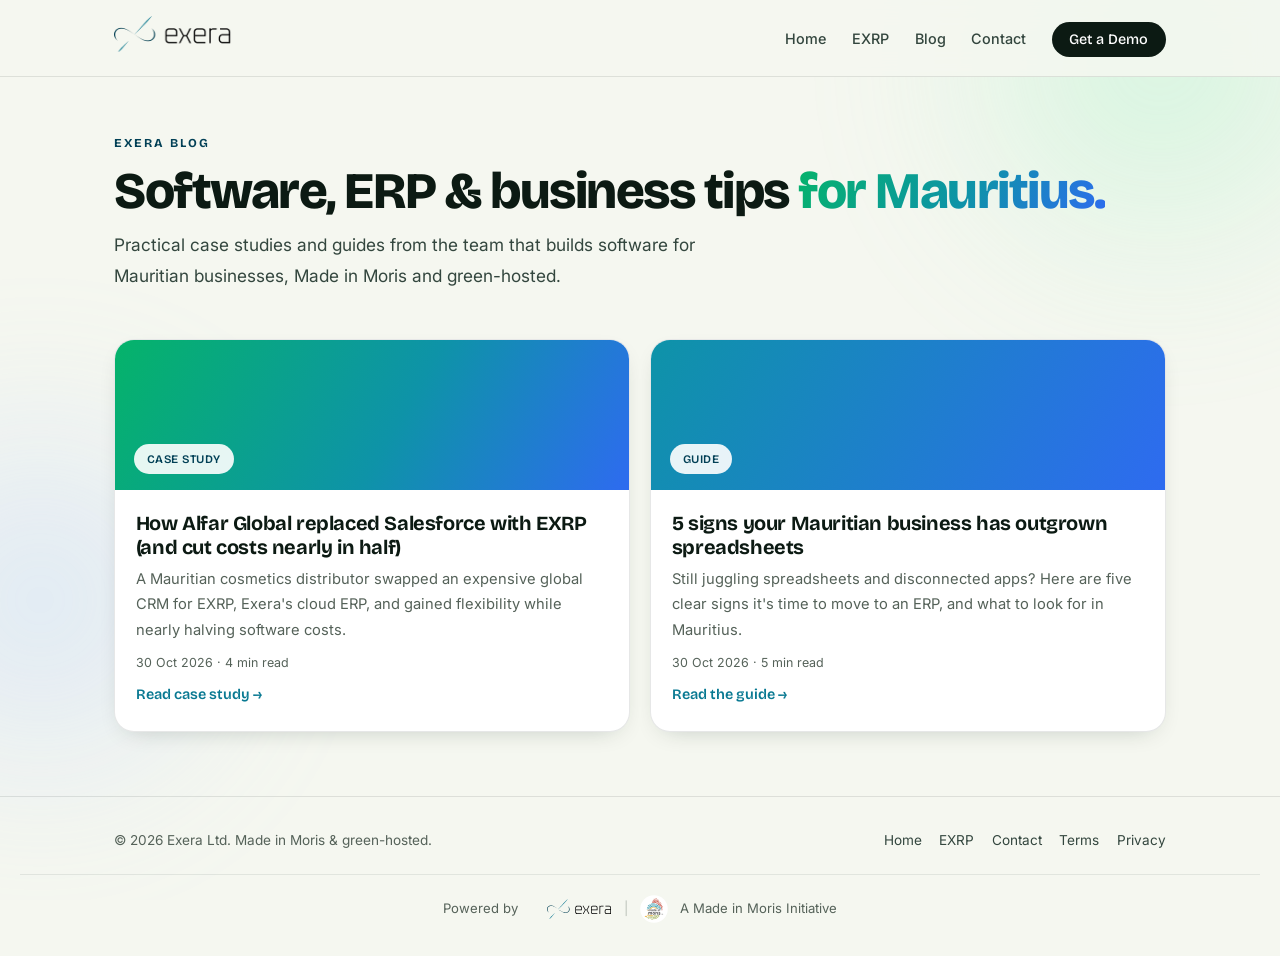
<file: blog/index.html>
<!DOCTYPE html>
<html lang="en">
<head>
    <meta charset="UTF-8">
    <meta name="viewport" content="width=device-width, initial-scale=1.0">
    <title>Blog | Software, ERP &amp; Business Tips for Mauritius | Exera Ltd</title>
    <meta name="description" content="Practical articles on custom software, ERP, POS and running a business in Mauritius, from the team at Exera Ltd. Case studies, guides and EXRP tips.">
    <link rel="canonical" href="https://exera.mu/blog/">
    <meta name="robots" content="index, follow, max-image-preview:large">
    <link rel="icon" type="image/png" href="/favicon.png">
    <meta name="theme-color" content="#F6F8F2">
    <meta property="og:type" content="website">
    <meta property="og:url" content="https://exera.mu/blog/">
    <meta property="og:title" content="Exera Blog | Software, ERP &amp; Business Tips for Mauritius">
    <meta property="og:description" content="Case studies and guides on custom software, ERP, POS and running a business in Mauritius.">
    <meta property="og:image" content="https://exera.mu/og-image.png">
    <meta name="twitter:card" content="summary_large_image">
    <meta name="twitter:image" content="https://exera.mu/og-image.png">

    <link rel="preconnect" href="https://fonts.googleapis.com">
    <link rel="preconnect" href="https://fonts.gstatic.com" crossorigin>
    <link rel="preload" as="style" href="https://fonts.googleapis.com/css2?family=Bricolage+Grotesque:opsz,wght@12..96,600;12..96,700;12..96,800&family=Instrument+Serif:ital@0;1&family=Inter:wght@400;500;600&display=swap" onload="this.onload=null;this.rel='stylesheet'">
    <noscript><link rel="stylesheet" href="https://fonts.googleapis.com/css2?family=Bricolage+Grotesque:opsz,wght@12..96,600;12..96,700;12..96,800&family=Instrument+Serif:ital@0;1&family=Inter:wght@400;500;600&display=swap"></noscript>
    <link rel="stylesheet" href="/blog/blog.css">

    <script type="application/ld+json">
    {
        "@context": "https://schema.org", "@type": "Blog",
        "@id": "https://exera.mu/blog/#blog",
        "name": "Exera Blog", "url": "https://exera.mu/blog/",
        "description": "Case studies and guides on custom software, ERP, POS and running a business in Mauritius.",
        "publisher": { "@id": "https://exera.mu/#organization" },
        "blogPost": [
            { "@type": "BlogPosting", "headline": "How Alfar Global replaced Salesforce with EXRP (and cut costs nearly in half)", "url": "https://exera.mu/blog/alfar-global-salesforce-to-exrp.html", "datePublished": "2026-10-30", "author": { "@type": "Organization", "name": "Exera Ltd" } },
            { "@type": "BlogPosting", "headline": "5 signs your Mauritian business has outgrown spreadsheets", "url": "https://exera.mu/blog/signs-your-business-needs-an-erp.html", "datePublished": "2026-10-30", "author": { "@type": "Organization", "name": "Exera Ltd" } }
        ]
    }
    </script>
    <script type="application/ld+json">
    {
        "@context": "https://schema.org", "@type": "BreadcrumbList",
        "itemListElement": [
            { "@type": "ListItem", "position": 1, "name": "Home", "item": "https://exera.mu/" },
            { "@type": "ListItem", "position": 2, "name": "Blog", "item": "https://exera.mu/blog/" }
        ]
    }
    </script>
</head>
<body>
    <div class="aurora" aria-hidden="true"><div class="blob b1"></div><div class="blob b2"></div></div>
    <nav>
        <div class="nav-in">
            <a href="/" aria-label="Exera home"><img src="/logo.webp" alt="Exera Ltd"></a>
            <ul class="nav-links">
                <li><a href="/">Home</a></li>
                <li><a href="/exrp/">EXRP</a></li>
                <li><a href="/blog/">Blog</a></li>
                <li><a href="/contact.html">Contact</a></li>
                <li><a href="/contact.html" class="nav-cta">Get a Demo</a></li>
            </ul>
        </div>
    </nav>

    <main>
        <div class="wrap wide">
            <header class="blog-hero">
                <div class="kicker">Exera Blog</div>
                <h1>Software, ERP &amp; business tips <span class="g">for Mauritius.</span></h1>
                <p>Practical case studies and guides from the team that builds software for Mauritian businesses, Made in Moris and green-hosted.</p>
            </header>

            <section class="posts">
                <a class="post-card" href="/blog/alfar-global-salesforce-to-exrp.html">
                    <div class="banner"><span class="badge">Case Study</span></div>
                    <div class="body">
                        <h2>How Alfar Global replaced Salesforce with EXRP (and cut costs nearly in half)</h2>
                        <p>A Mauritian cosmetics distributor swapped an expensive global CRM for EXRP, Exera's cloud ERP, and gained flexibility while nearly halving software costs.</p>
                        <span class="meta">30 Oct 2026 · 4 min read</span>
                        <span class="more">Read case study →</span>
                    </div>
                </a>
                <a class="post-card" href="/blog/signs-your-business-needs-an-erp.html">
                    <div class="banner alt"><span class="badge">Guide</span></div>
                    <div class="body">
                        <h2>5 signs your Mauritian business has outgrown spreadsheets</h2>
                        <p>Still juggling spreadsheets and disconnected apps? Here are five clear signs it's time to move to an ERP, and what to look for in Mauritius.</p>
                        <span class="meta">30 Oct 2026 · 5 min read</span>
                        <span class="more">Read the guide →</span>
                    </div>
                </a>
            </section>
        </div>
    </main>

    <footer>
        <div class="wrap wide f">
            <span>© <span id="y"></span> Exera Ltd. Made in Moris &amp; green-hosted.</span>
            <span><a href="/">Home</a><a href="/exrp/">EXRP</a><a href="/contact.html">Contact</a><a href="/terms.html">Terms</a><a href="/privacy.html">Privacy</a></span>
        </div>
                <div style="max-width:1240px;margin:1.3rem auto 0;padding:1.2rem 24px 0;border-top:1px solid rgba(12,26,19,0.08);display:flex;align-items:center;justify-content:center;gap:0.7rem;flex-wrap:wrap;font-size:0.82rem;color:#556259;">
                <span>Powered by</span>
                <a href="https://exera.mu/?utm_source=exera.mu" target="_blank" rel="noopener" aria-label="Visit Exera (opens in a new tab)" style="display:inline-flex;"><img src="/exera-logo.svg" alt="Exera" style="height:20px;width:auto;display:block;"></a>
                <span aria-hidden="true" style="opacity:0.35;">|</span>
                <img src="/made-in-moris.svg" alt="Made in Moris" style="height:30px;width:auto;display:block;">
                <span>A Made in Moris Initiative</span>
            </div>
        </footer>
    <script>document.getElementById('y').textContent=new Date().getFullYear();</script>
</body>
</html>
</file>
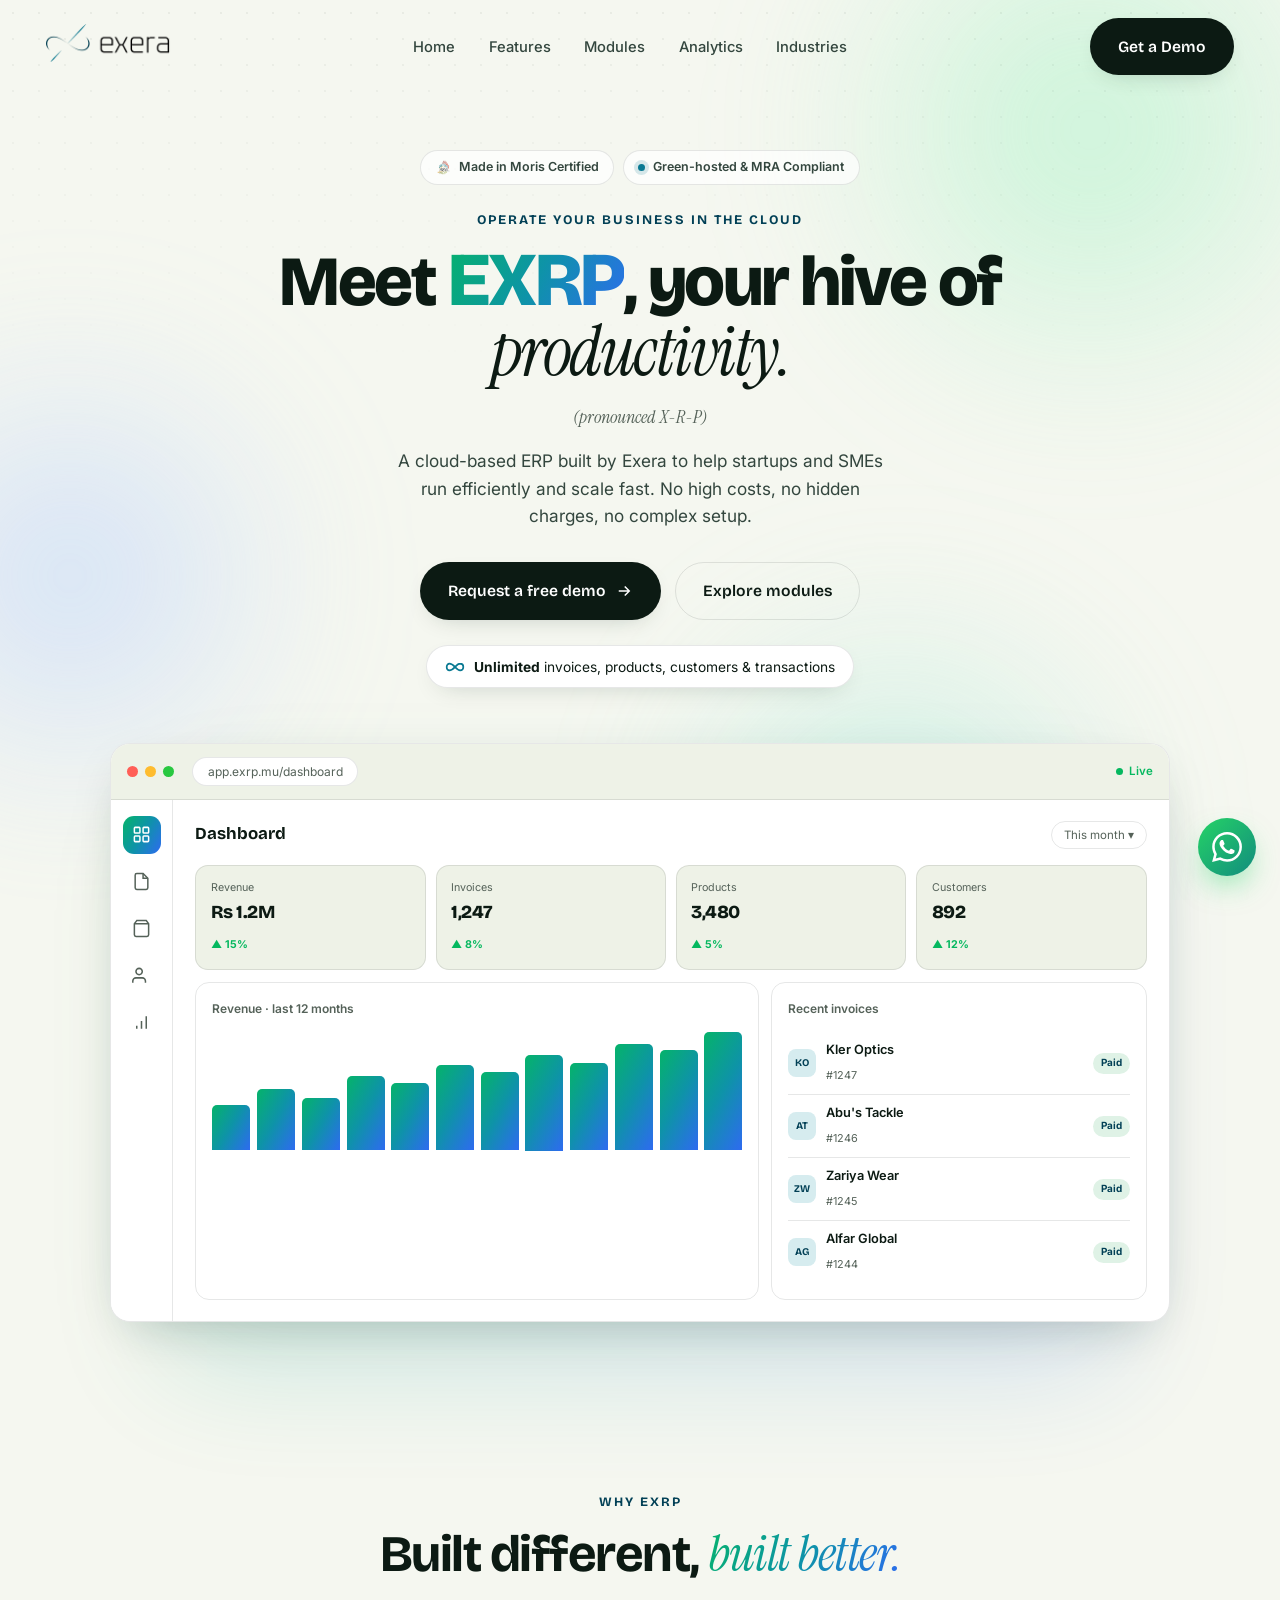
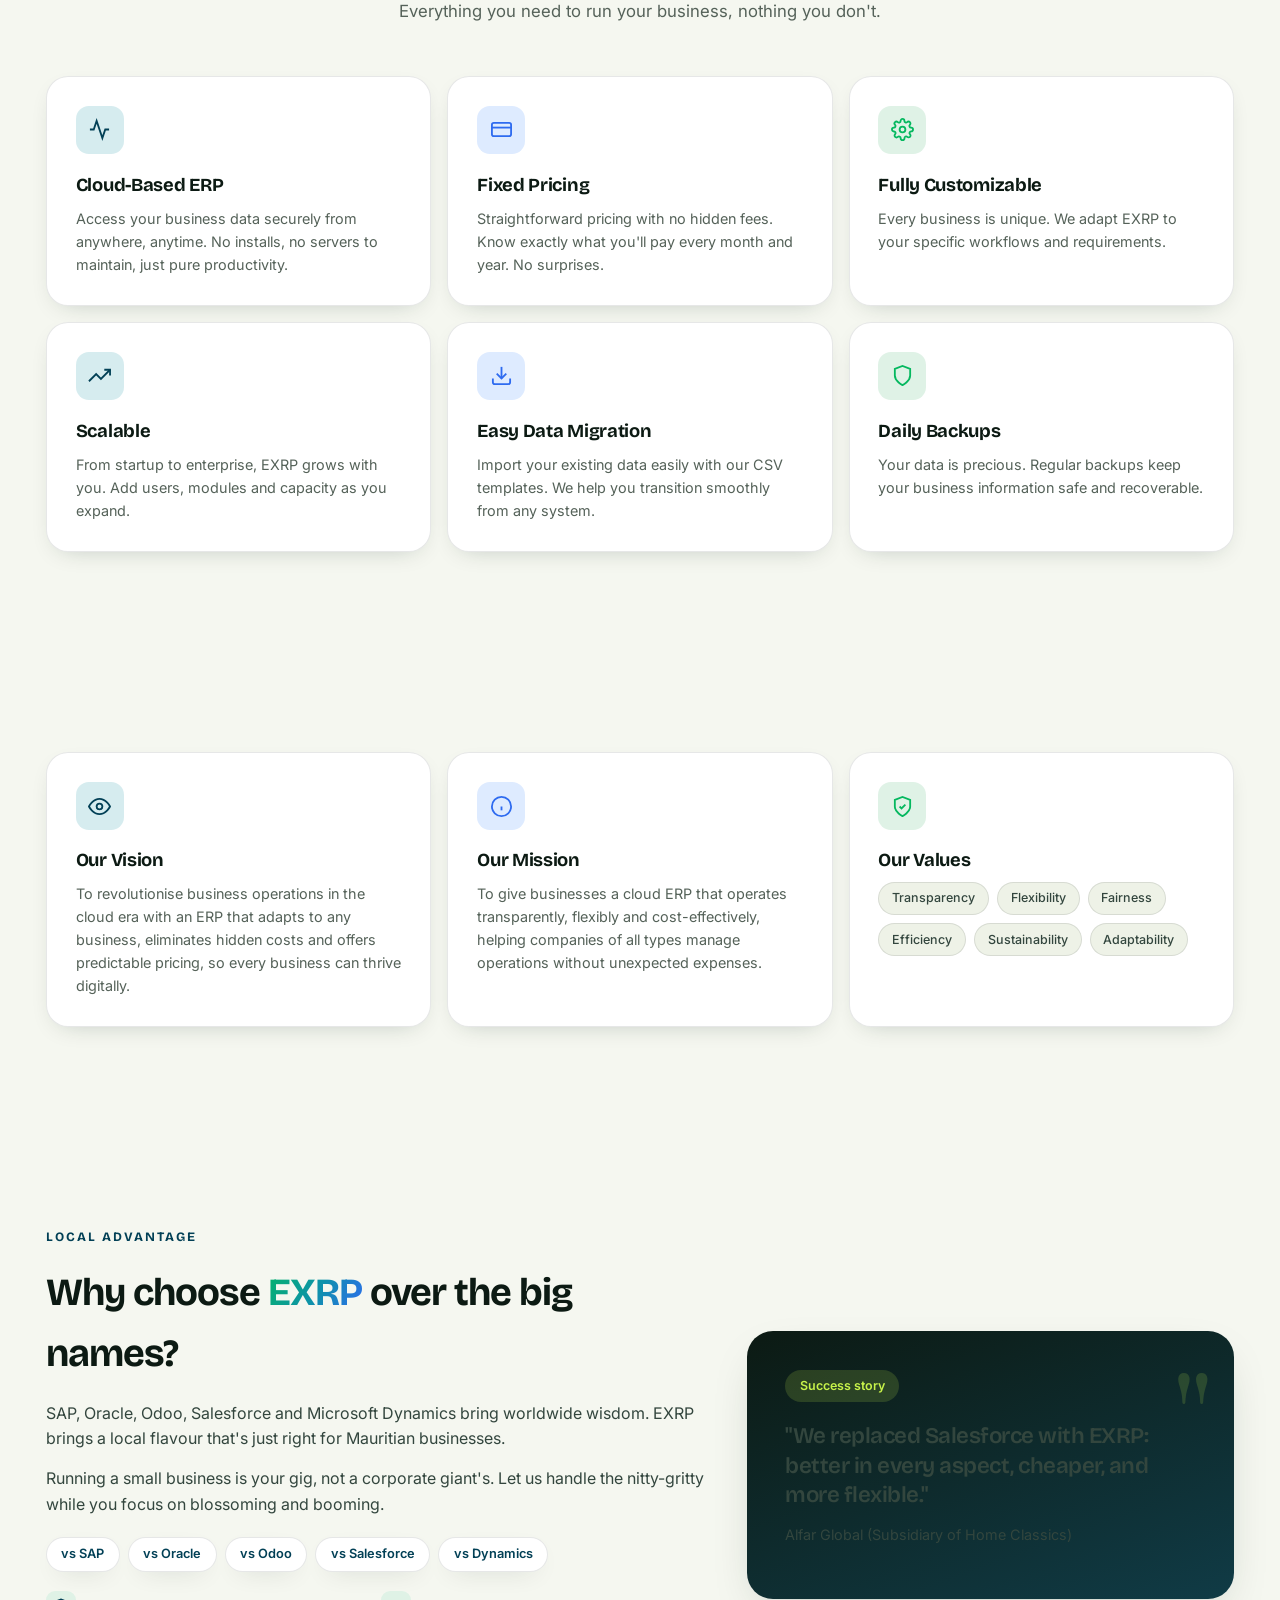
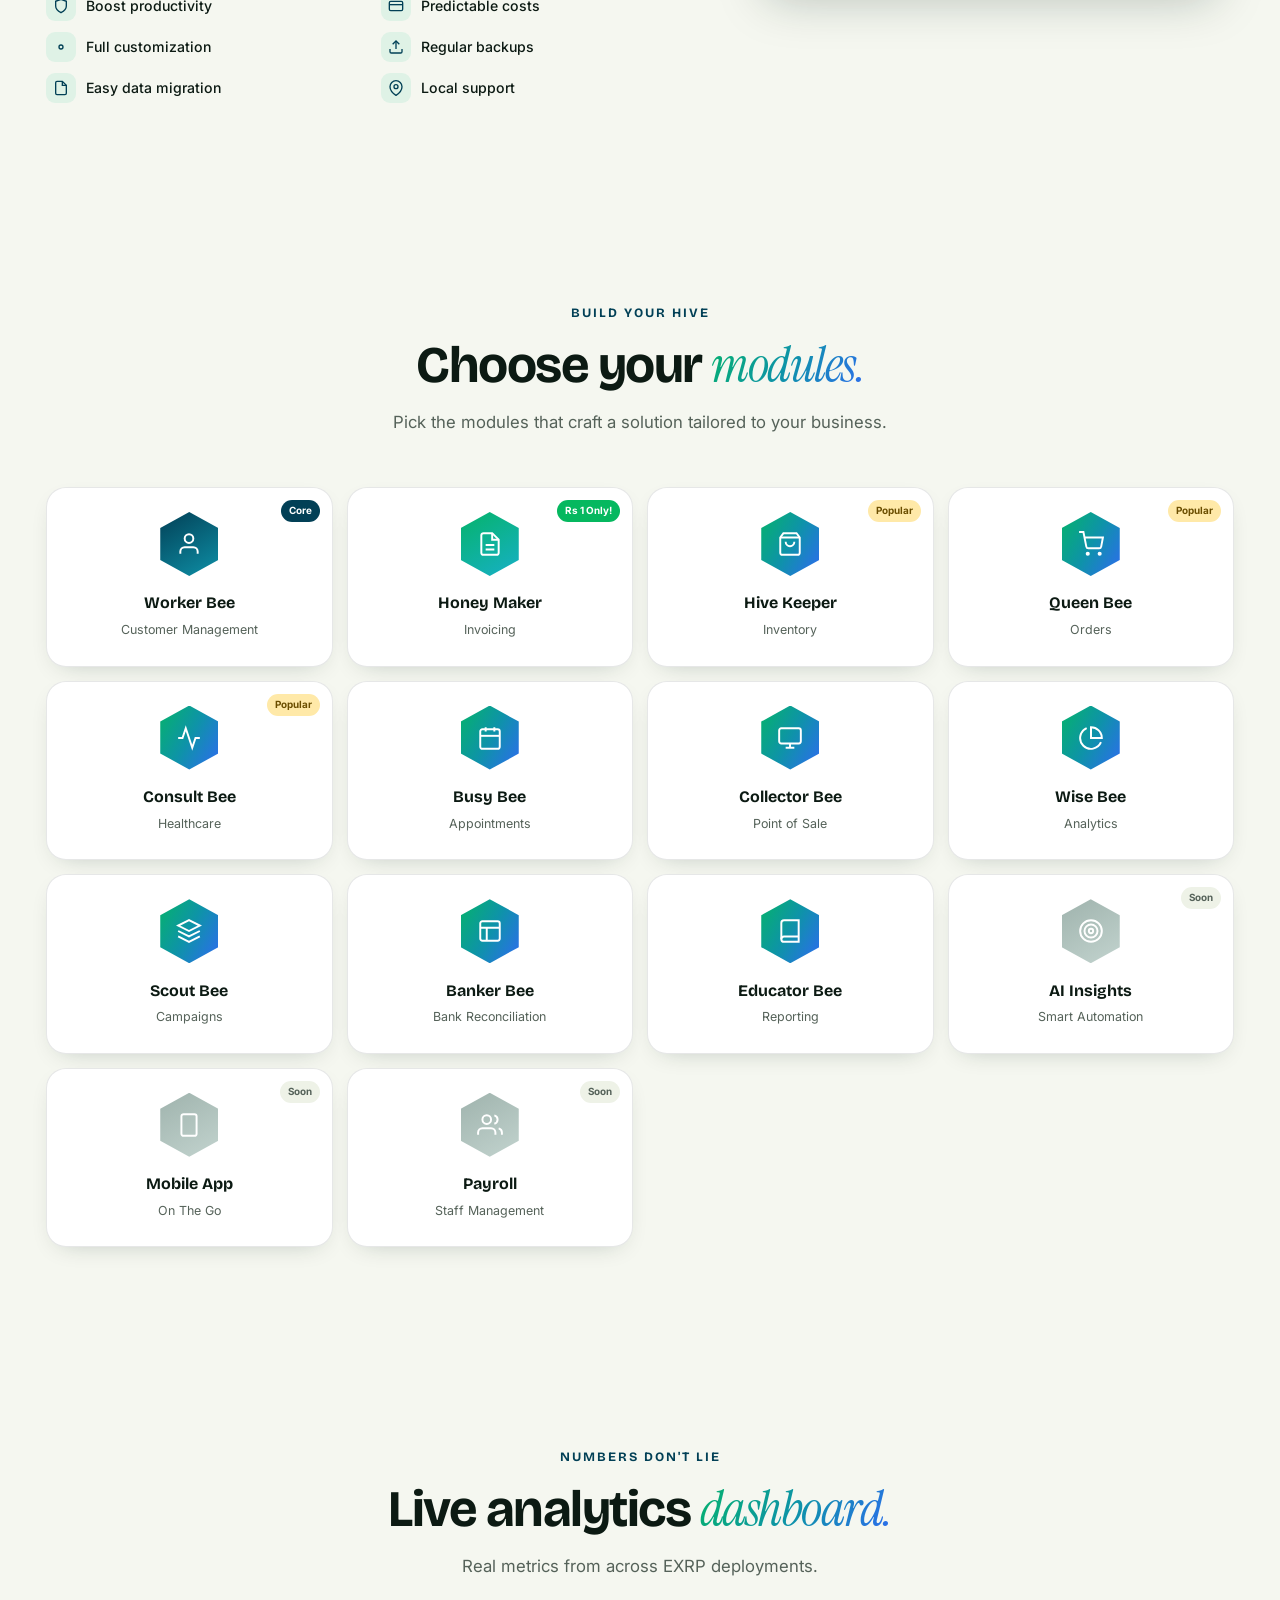
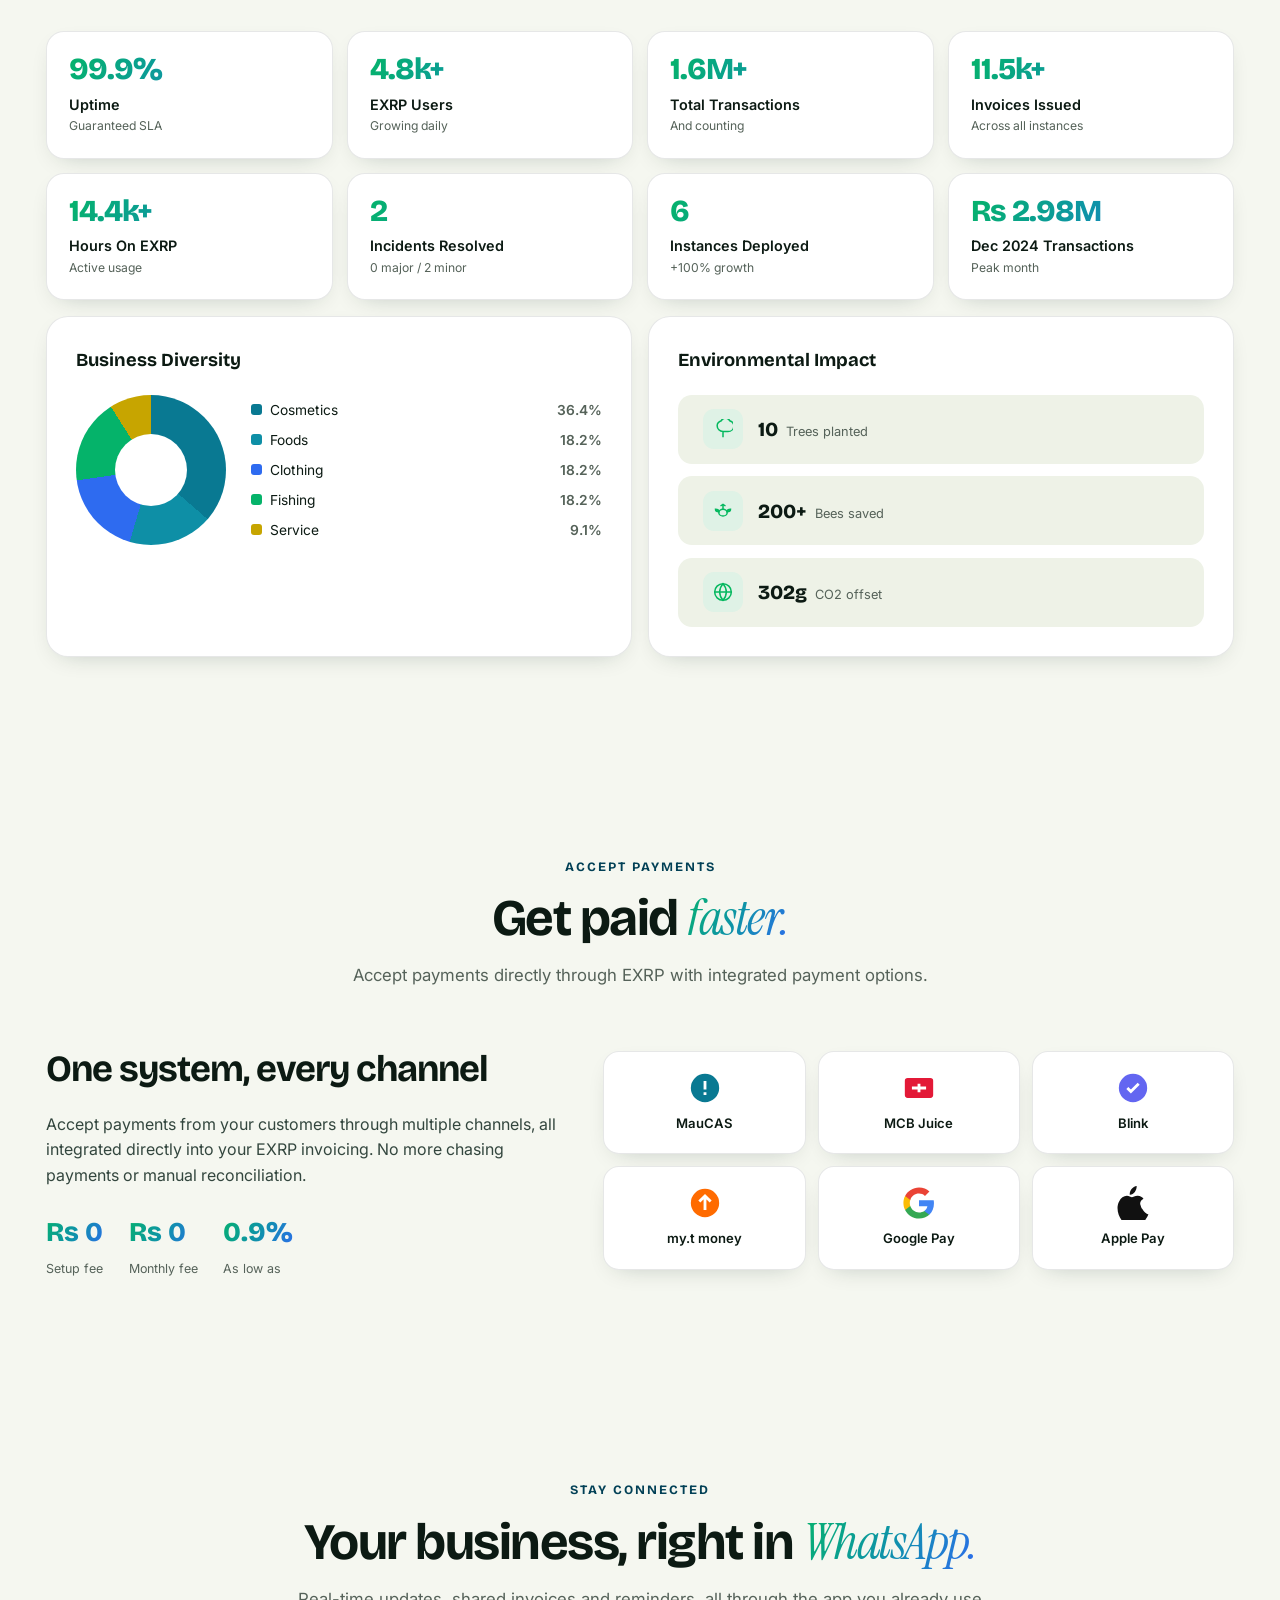
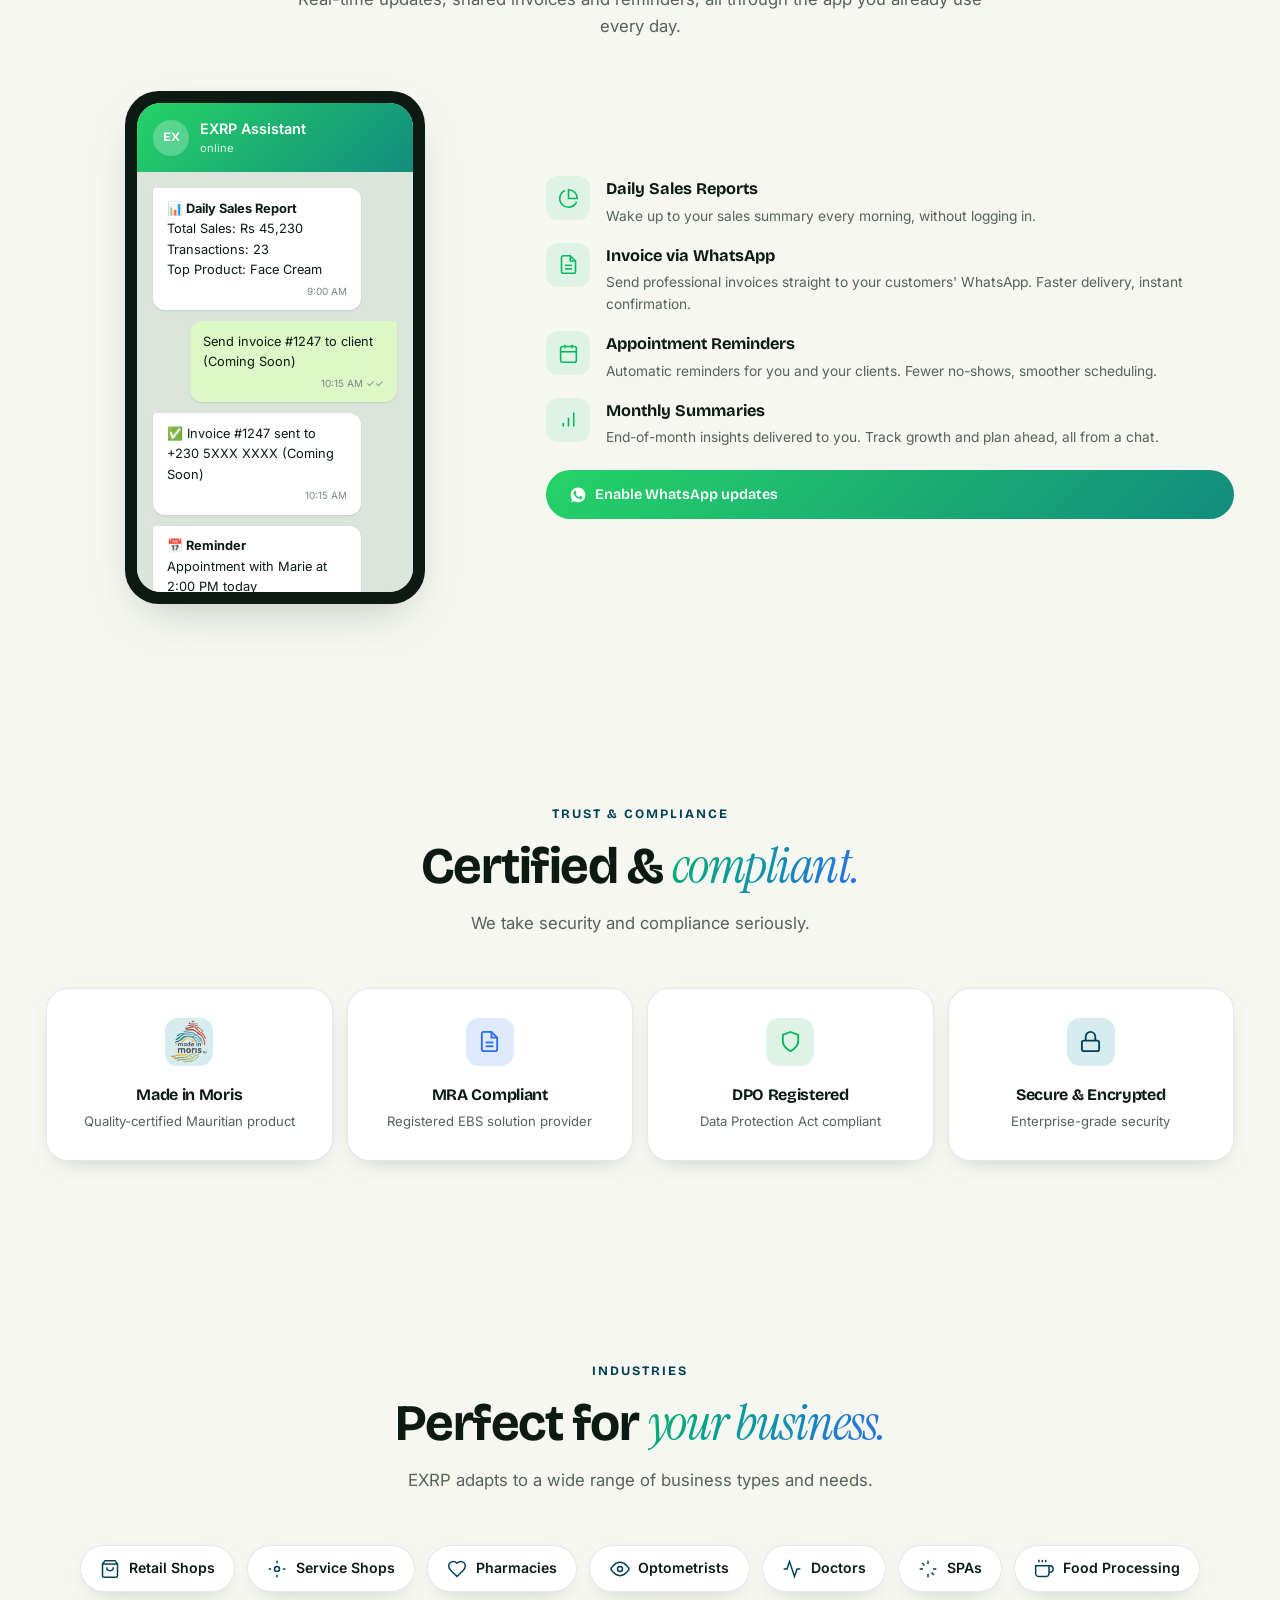
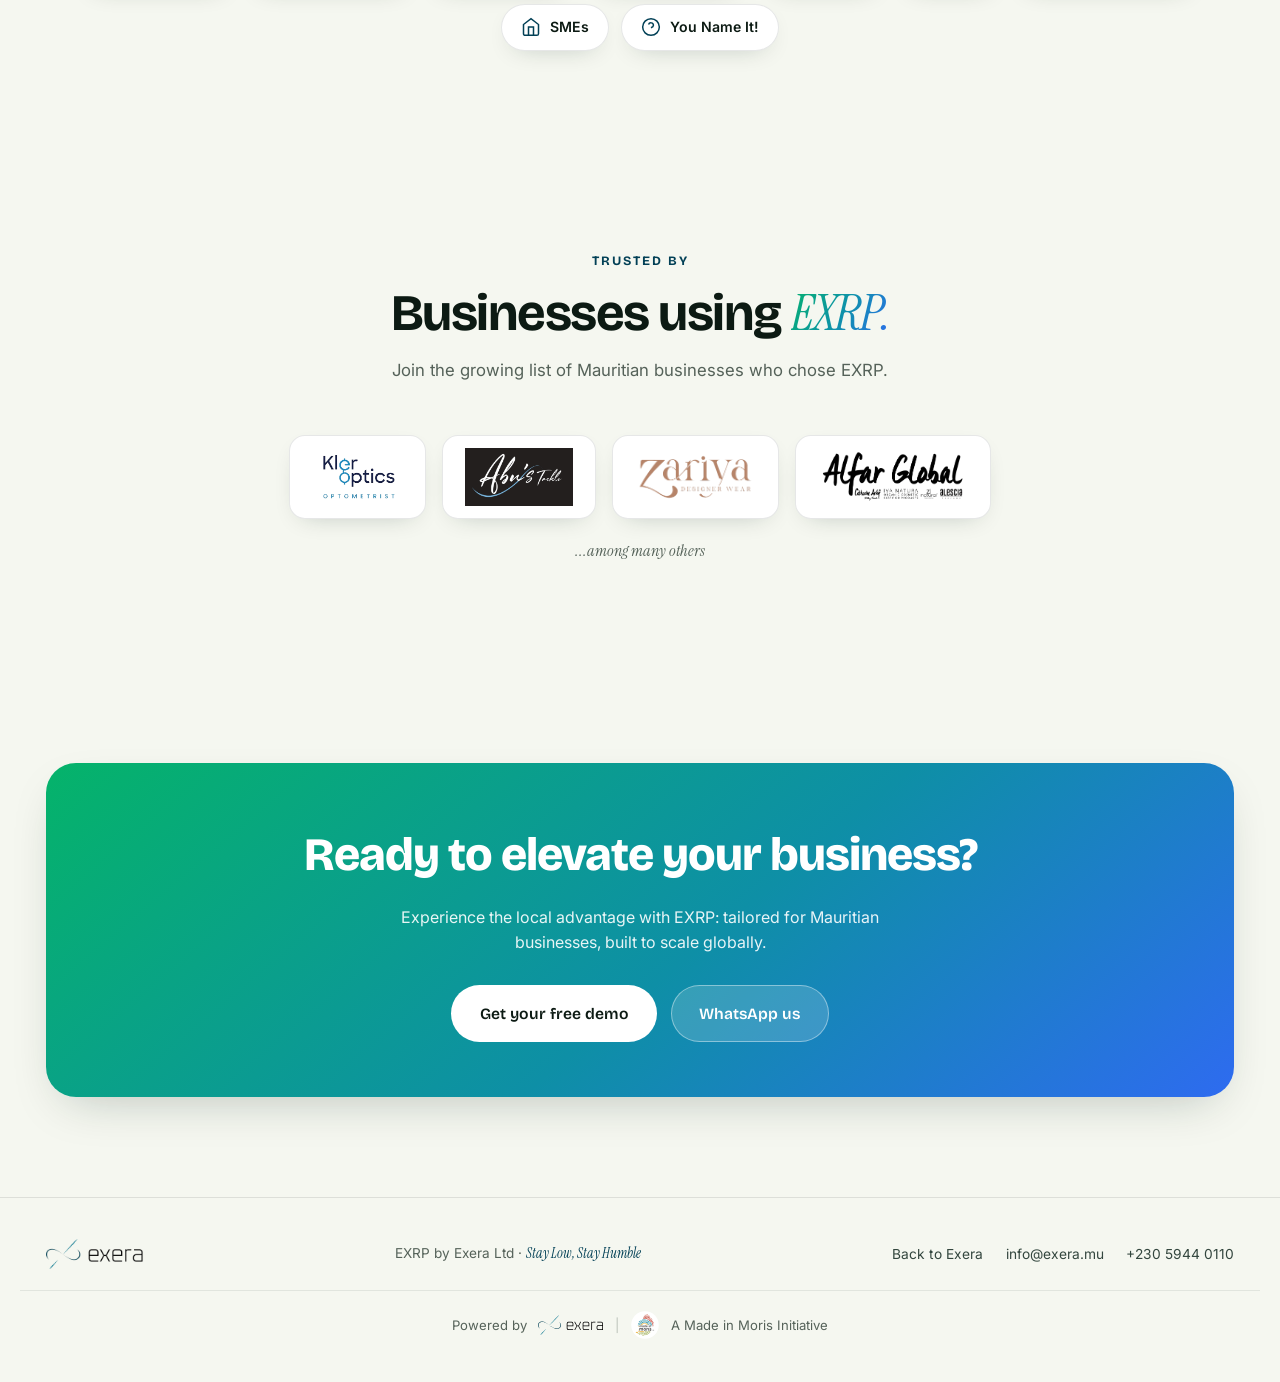
<file: exrp/index.html>
<!DOCTYPE html>
<html lang="en">

<head>
    <meta charset="UTF-8">
    <meta name="viewport" content="width=device-width, initial-scale=1.0, maximum-scale=5.0">
    <meta http-equiv="X-UA-Compatible" content="IE=edge">

    <title>EXRP | Cloud-Based ERP for Mauritian Businesses · Made in Moris</title>
    <meta name="title" content="EXRP | Cloud-Based ERP for Mauritian Businesses">
    <meta name="description" content="EXRP is a cloud-based ERP for startups and SMEs. Unlimited invoices, products & transactions, fixed pricing, MRA E-Invoicing compliant, green-hosted and Made in Moris certified.">
    <meta name="keywords" content="EXRP, ERP mauritius, cloud ERP, POS mauritius, MRA e-invoicing, invoicing software, inventory, SME software, made in moris">
    <meta name="author" content="Exera Ltd">
    <meta name="robots" content="index, follow, max-image-preview:large, max-snippet:-1">
    <link rel="canonical" href="https://exera.mu/exrp/">

    <meta property="og:type" content="website">
    <meta property="og:url" content="https://exera.mu/exrp/">
    <meta property="og:title" content="EXRP | Cloud-Based ERP for Mauritian Businesses">
    <meta property="og:description" content="Cloud ERP for SMEs. Unlimited invoices, products & transactions. Fixed pricing. MRA E-Invoicing compliant. Made in Moris.">
    <meta property="og:image" content="https://exera.mu/og-image.png">
    <meta property="og:image:width" content="1200">
    <meta property="og:image:height" content="630">
    <meta property="og:site_name" content="Exera Ltd">

    <meta name="twitter:card" content="summary_large_image">
    <meta name="twitter:title" content="EXRP | Cloud-Based ERP for Mauritian Businesses">
    <meta name="twitter:description" content="Cloud ERP for SMEs. Unlimited everything, fixed pricing, MRA compliant. Made in Moris.">
    <meta name="twitter:image" content="https://exera.mu/og-image.png">

    <link rel="icon" type="image/png" href="../favicon.png">
    <link rel="apple-touch-icon" href="../favicon.png">
    <meta name="theme-color" content="#F6F8F2">

    <script type="application/ld+json">
    {
        "@context": "https://schema.org", "@type": "SoftwareApplication", "name": "EXRP",
        "alternateName": "EXRP Cloud ERP",
        "operatingSystem": "Web, iOS, Android", "applicationCategory": "BusinessApplication",
        "url": "https://exera.mu/exrp/",
        "offers": { "@type": "Offer", "price": "0", "priceCurrency": "MUR" },
        "provider": { "@type": "Organization", "name": "Exera Ltd", "url": "https://exera.mu" },
        "description": "Cloud-based ERP for startups and SMEs. Unlimited invoices, products & transactions. MRA E-Invoicing compliant. Made in Moris certified.",
        "aggregateRating": { "@type": "AggregateRating", "ratingValue": "5.0", "bestRating": "5", "ratingCount": "3" },
        "review": [
            { "@type": "Review", "author": { "@type": "Person", "name": "Muhammad Siddick" }, "reviewRating": { "@type": "Rating", "ratingValue": "5", "bestRating": "5" }, "reviewBody": "We switched from Salesforce to EXRP and cut our expenses nearly in half, with far more flexibility." },
            { "@type": "Review", "author": { "@type": "Organization", "name": "The Beauty Hub" }, "reviewRating": { "@type": "Rating", "ratingValue": "5", "bestRating": "5" }, "reviewBody": "Implementing EXRP has greatly enhanced our operations. It streamlines processes and reduces costs considerably." }
        ]
    }
    </script>

    <link rel="preconnect" href="https://fonts.googleapis.com">
    <link rel="preconnect" href="https://fonts.gstatic.com" crossorigin>
    <link rel="preload" as="style" href="https://fonts.googleapis.com/css2?family=Bricolage+Grotesque:opsz,wght@12..96,500;12..96,600;12..96,700;12..96,800&family=Instrument+Serif:ital@0;1&family=Inter:wght@400;500;600&display=swap" onload="this.onload=null;this.rel='stylesheet'">
    <noscript><link rel="stylesheet" href="https://fonts.googleapis.com/css2?family=Bricolage+Grotesque:opsz,wght@12..96,500;12..96,600;12..96,700;12..96,800&family=Instrument+Serif:ital@0;1&family=Inter:wght@400;500;600&display=swap"></noscript>

    <style>
        :root {
            --bg: #F5F7F0; --bg-2: #EEF2E7;
            --ink: #0C1A13; --ink-2: #33463E; --muted: #556259;
            --line: rgba(12, 26, 19, 0.10); --card: #FFFFFF;
            --green: #097992; --green-d: #024056; --brand-l: #17B0C7;
            --lime: #C7F24A; --eco: #05B85F; --teal: #0E8FA6;
            --mint: #D6ECEF; --limebg: #DFF2E6; --skybg: #DEEBFF; --peach: #FCE7CE;
            --grad: linear-gradient(120deg, #05B36A 0%, #0E93A8 50%, #2E6BF0 100%);
            --shadow: 0 18px 50px -20px rgba(12, 40, 28, 0.28);
            --shadow-sm: 0 8px 26px -14px rgba(12, 40, 28, 0.30);
            --fd: 'Bricolage Grotesque', 'Inter', sans-serif;
            --fs: 'Instrument Serif', Georgia, serif;
            --fb: 'Inter', -apple-system, BlinkMacSystemFont, sans-serif;
            --maxw: 1240px;
        }
        * { margin: 0; padding: 0; box-sizing: border-box; }
        html { scroll-behavior: smooth; -webkit-text-size-adjust: 100%; }
        body { font-family: var(--fb); background: var(--bg); color: var(--ink); line-height: 1.6; overflow-x: hidden; -webkit-font-smoothing: antialiased; }

        .aurora { position: fixed; inset: 0; z-index: -2; overflow: hidden; pointer-events: none; }
        .blob { position: absolute; border-radius: 50%; filter: blur(70px); opacity: 0.55; }
        .blob.b1 { width: 620px; height: 620px; top: -180px; right: -120px; background: radial-gradient(circle, #9EF2C1, transparent 68%); }
        .blob.b2 { width: 540px; height: 540px; top: 34%; left: -200px; background: radial-gradient(circle, #B4CEFF, transparent 66%); }
        .blob.b3 { width: 560px; height: 560px; bottom: -220px; right: 8%; background: radial-gradient(circle, #A7EBD8, transparent 66%); }
        body::after { content: ''; position: fixed; inset: 0; z-index: -1; pointer-events: none; background-image: radial-gradient(rgba(12,26,19,0.05) 1px, transparent 1px); background-size: 26px 26px; mask-image: linear-gradient(180deg, #000, transparent 42%); -webkit-mask-image: linear-gradient(180deg, #000, transparent 42%); }

        ::selection { background: var(--green); color: #fff; }
        ::-webkit-scrollbar { width: 10px; } ::-webkit-scrollbar-track { background: var(--bg-2); } ::-webkit-scrollbar-thumb { background: var(--green); border-radius: 6px; }
        a { color: inherit; }

        .progress-bar { position: fixed; top: 0; left: 0; height: 3px; width: 0; background: var(--grad); z-index: 3000; }
        .cursor-ring { position: fixed; width: 34px; height: 34px; border: 1.5px solid var(--green); border-radius: 50%; transform: translate(-50%, -50%); pointer-events: none; z-index: 2500; transition: width .25s, height .25s, background .25s, opacity .3s; opacity: 0; mix-blend-mode: multiply; }
        .cursor-ring.hot { width: 56px; height: 56px; background: rgba(9,121,146,0.10); }

        .wrap { max-width: var(--maxw); margin: 0 auto; padding: 0 26px; }
        section { position: relative; padding: 100px 0; z-index: 1; }

        .grad-text { background: var(--grad); -webkit-background-clip: text; background-clip: text; -webkit-text-fill-color: transparent; }
        .serif { font-family: var(--fs); font-style: italic; font-weight: 400; }

        .chip { display: inline-flex; align-items: center; gap: 0.5rem; padding: 0.4rem 0.9rem; border-radius: 100px; background: rgba(255,255,255,0.7); border: 1px solid var(--line); font-size: 0.78rem; font-weight: 600; color: var(--ink-2); backdrop-filter: blur(6px); }
        .chip img { height: 15px; }
        .chip .g { width: 7px; height: 7px; border-radius: 50%; background: var(--green); box-shadow: 0 0 0 4px rgba(9,121,146,0.16); }

        .head { max-width: 700px; margin: 0 auto 3.2rem; text-align: center; }
        .head.left { margin-left: 0; text-align: left; }
        .kicker { font-family: var(--fd); font-size: 0.8rem; font-weight: 700; letter-spacing: 2px; text-transform: uppercase; color: var(--green-d); margin-bottom: 0.9rem; }
        .h2 { font-family: var(--fd); font-weight: 700; font-size: clamp(2rem, 4.4vw, 3.2rem); line-height: 1.05; letter-spacing: -1.5px; }
        .lead { color: var(--muted); font-size: 1.05rem; margin-top: 1rem; }

        .btn { display: inline-flex; align-items: center; justify-content: center; gap: 0.55rem; font-family: var(--fd); font-weight: 600; font-size: 0.98rem; padding: 0.95rem 1.7rem; border-radius: 100px; border: 1.5px solid transparent; cursor: pointer; text-decoration: none; transition: transform .2s, box-shadow .3s, background .3s, color .3s, border-color .3s; white-space: nowrap; }
        .btn svg { width: 18px; height: 18px; }
        .btn-primary { background: var(--ink); color: #fff; box-shadow: var(--shadow-sm); }
        .btn-primary:hover { background: var(--green); box-shadow: 0 16px 36px -14px rgba(9,121,146,0.7); transform: translateY(-2px); }
        .btn-ghost { background: transparent; color: var(--ink); border-color: var(--line); }
        .btn-ghost:hover { border-color: var(--ink); transform: translateY(-2px); }

        /* Nav */
        nav { position: fixed; top: 0; left: 0; right: 0; z-index: 1000; padding: 1.1rem 0; transition: all .35s ease; }
        nav.scrolled { background: rgba(245,247,240,0.8); backdrop-filter: blur(16px); -webkit-backdrop-filter: blur(16px); border-bottom: 1px solid var(--line); padding: 0.7rem 0; }
        .nav-in { max-width: var(--maxw); margin: 0 auto; padding: 0 26px; display: flex; align-items: center; justify-content: space-between; }
        .nav-logo { height: 38px; }
        .nav-links { display: flex; gap: 2.1rem; list-style: none; align-items: center; }
        .nav-links a { text-decoration: none; color: var(--ink-2); font-size: 0.92rem; font-weight: 500; position: relative; }
        .nav-links a::after { content: ''; position: absolute; left: 0; bottom: -5px; width: 0; height: 2px; background: var(--green); transition: width .3s; }
        .nav-links a:hover { color: var(--ink); } .nav-links a:hover::after { width: 100%; }
        .nav-right { display: flex; align-items: center; gap: 1rem; }
        .menu-toggle { display: none; flex-direction: column; gap: 5px; background: none; border: none; cursor: pointer; padding: 6px; z-index: 1001; }
        .menu-toggle span { width: 26px; height: 2px; background: var(--ink); border-radius: 2px; transition: all .3s; }

        /* Hero */
        #home { padding: 150px 0 70px; }
        .hero { display: grid; grid-template-columns: 1.05fr 0.95fr; gap: 3rem; align-items: center; }
        .badge-row { display: flex; flex-wrap: wrap; gap: 0.55rem; margin-bottom: 1.6rem; }
        .hero-kicker { font-family: var(--fd); font-weight: 700; letter-spacing: 2px; text-transform: uppercase; color: var(--green-d); font-size: 0.82rem; margin-bottom: 0.7rem; }
        .hero-h1 { font-family: var(--fd); font-weight: 800; font-size: clamp(2.6rem, 6vw, 4.4rem); line-height: 0.98; letter-spacing: -2.5px; margin-bottom: 1rem; }
        .hero-h1 span.ex { font-size: 1.08em; }
        .hero-note { font-family: var(--fs); font-style: italic; color: var(--muted); font-size: 1.1rem; margin-bottom: 1rem; }
        .hero-sub { font-size: 1.08rem; color: var(--ink-2); max-width: 500px; margin-bottom: 2rem; }
        .hero-cta { display: flex; gap: 0.9rem; flex-wrap: wrap; margin-bottom: 1.6rem; }
        .hero-unl { display: inline-flex; align-items: center; gap: 0.6rem; background: var(--card); border: 1px solid var(--line); border-radius: 100px; padding: 0.6rem 1.1rem; box-shadow: var(--shadow-sm); font-size: 0.86rem; }
        .hero-unl svg { width: 20px; height: 20px; stroke: var(--green); fill: none; stroke-width: 2; }
        .hero-unl b { font-weight: 700; }

        /* Hero product mockup */
        .hero2 { text-align: center; max-width: 800px; margin: 0 auto; }
        .hero2 .badge-row, .hero2 .hero-cta { justify-content: center; }
        .hero2 .hero-sub { margin-left: auto; margin-right: auto; }
        .hero2 .unl-center { display: flex; justify-content: center; margin-top: 0.4rem; }
        .app-wrap { margin: 3.4rem auto 0; max-width: 1060px; position: relative; }
        .app-wrap::before { content: ''; position: absolute; inset: 12% 5% -8% 5%; background: var(--grad); filter: blur(60px); opacity: 0.16; border-radius: 40px; z-index: -1; }
        .app { background: var(--card); border: 1px solid var(--line); border-radius: 20px; box-shadow: var(--shadow); overflow: hidden; }
        .app-bar { display: flex; align-items: center; gap: 7px; padding: 0.8rem 1rem; border-bottom: 1px solid var(--line); background: var(--bg-2); }
        .app-bar i { width: 11px; height: 11px; border-radius: 50%; display: block; }
        .app-url { margin-left: 0.7rem; font-size: 0.75rem; color: var(--muted); background: var(--card); border: 1px solid var(--line); border-radius: 100px; padding: 0.26rem 0.9rem; }
        .app-live { margin-left: auto; display: inline-flex; align-items: center; gap: 0.4rem; font-size: 0.72rem; color: var(--eco); font-weight: 600; }
        .app-live .d { width: 7px; height: 7px; border-radius: 50%; background: var(--eco); animation: blink 1.6s infinite; }
        @keyframes blink { 0%,100% { opacity: 1; } 50% { opacity: 0.3; } }
        .app-body { display: grid; grid-template-columns: 62px 1fr; }
        .app-side { border-right: 1px solid var(--line); padding: 1rem 0.5rem; display: flex; flex-direction: column; gap: 0.55rem; align-items: center; background: #fff; }
        .app-side .s { width: 38px; height: 38px; border-radius: 11px; display: flex; align-items: center; justify-content: center; color: var(--muted); }
        .app-side .s svg { width: 19px; height: 19px; stroke: currentColor; fill: none; stroke-width: 1.9; }
        .app-side .s.on { background: var(--grad); color: #fff; }
        .app-main { padding: 1.3rem 1.4rem; text-align: left; }
        .app-top { display: flex; align-items: center; justify-content: space-between; margin-bottom: 1rem; }
        .app-top .dh { font-family: var(--fd); font-weight: 700; font-size: 1.05rem; }
        .app-top .sel { font-size: 0.72rem; color: var(--muted); border: 1px solid var(--line); border-radius: 100px; padding: 0.25rem 0.75rem; }
        .kpis { display: grid; grid-template-columns: repeat(4, 1fr); gap: 10px; margin-bottom: 12px; }
        .kpi { border: 1px solid var(--line); border-radius: 13px; padding: 0.8rem 0.9rem; background: var(--bg-2); }
        .kpi span { font-size: 0.67rem; color: var(--muted); display: block; }
        .kpi b { font-family: var(--fd); font-weight: 800; font-size: 1.15rem; letter-spacing: -0.5px; display: block; margin: 0.15rem 0; }
        .kpi em { font-style: normal; font-size: 0.67rem; font-weight: 700; color: var(--eco); }
        .app-cols { display: grid; grid-template-columns: 1.5fr 1fr; gap: 12px; }
        .acard2 { border: 1px solid var(--line); border-radius: 14px; padding: 1rem; }
        .acard2 .t { font-size: 0.75rem; color: var(--muted); margin-bottom: 0.9rem; font-weight: 600; }
        .chart { display: flex; align-items: flex-end; gap: 7px; height: 118px; }
        .chart i { flex: 1; background: var(--grad); border-radius: 5px 5px 0 0; height: var(--h); transform-origin: bottom; animation: grow 0.9s ease forwards; }
        @keyframes grow { from { transform: scaleY(0); } to { transform: scaleY(1); } }
        .inv { display: flex; align-items: center; gap: 0.6rem; padding: 0.5rem 0; border-bottom: 1px solid var(--line); }
        .inv:last-child { border-bottom: none; }
        .inv .av { width: 28px; height: 28px; border-radius: 8px; background: var(--mint); display: flex; align-items: center; justify-content: center; font-size: 0.64rem; font-weight: 700; font-family: var(--fd); color: var(--green-d); flex-shrink: 0; }
        .inv .nm { flex: 1; } .inv .nm b { font-weight: 600; display: block; font-size: 0.8rem; } .inv .nm span { color: var(--muted); font-size: 0.68rem; }
        .inv .pd { font-size: 0.62rem; font-weight: 700; padding: 0.15rem 0.5rem; border-radius: 100px; background: var(--limebg); color: var(--green-d); }

        /* Bento */
        .bento { display: grid; grid-template-columns: 1fr 1fr; grid-auto-rows: 1fr; gap: 14px; aspect-ratio: 1 / 1.04; }
        .tile { border-radius: 22px; padding: 1.3rem; position: relative; overflow: hidden; border: 1px solid var(--line); background: var(--card); box-shadow: var(--shadow-sm); transition: transform .25s ease, box-shadow .3s ease; will-change: transform; }
        .tile:hover { box-shadow: var(--shadow); }
        .t-unl { grid-row: span 2; background: var(--mint); display: flex; flex-direction: column; justify-content: space-between; }
        .t-unl .inf { font-family: var(--fd); font-weight: 800; font-size: 3.4rem; line-height: 1; }
        .t-unl .tl { font-family: var(--fd); font-weight: 700; font-size: 1rem; } .t-unl .ts { font-size: 0.78rem; color: var(--ink-2); margin-top: 0.2rem; }
        .t-cloud { background: var(--ink); color: #fff; display: flex; flex-direction: column; justify-content: space-between; }
        .t-cloud .cl { font-size: 0.72rem; color: #A7C4B6; font-weight: 600; letter-spacing: 0.5px; }
        .t-cloud b { font-family: var(--fd); font-weight: 700; font-size: 1.05rem; }
        .t-cloud .up { color: var(--lime); font-size: 0.8rem; font-weight: 600; }
        .t-fee { background: var(--limebg); display: flex; flex-direction: column; justify-content: center; }
        .t-fee b { font-family: var(--fd); font-weight: 800; font-size: 2.1rem; line-height: 1; } .t-fee span { font-size: 0.78rem; color: var(--ink-2); }
        .t-mra { background: var(--skybg); display: flex; flex-direction: column; justify-content: center; }
        .t-mra b { font-family: var(--fd); font-weight: 800; font-size: 1.7rem; } .t-mra span { font-size: 0.78rem; color: var(--ink-2); }
        .t-mim { display: flex; align-items: center; gap: 0.7rem; }
        .t-mim img { height: 46px; } .t-mim div b { font-family: var(--fd); font-weight: 700; font-size: 0.9rem; display: block; } .t-mim div span { font-size: 0.72rem; color: var(--muted); }

        /* Card grids */
        .grid-3 { display: grid; grid-template-columns: repeat(3, 1fr); gap: 16px; }
        .grid-4 { display: grid; grid-template-columns: repeat(4, 1fr); gap: 14px; }
        .glass { background: var(--card); border: 1px solid var(--line); border-radius: 22px; padding: 1.8rem; box-shadow: var(--shadow-sm); transition: transform .28s ease, box-shadow .3s ease; }
        .glass:hover { transform: translateY(-6px); box-shadow: var(--shadow); }
        .ic { width: 48px; height: 48px; border-radius: 13px; background: var(--mint); display: flex; align-items: center; justify-content: center; margin-bottom: 1.1rem; }
        .ic svg { width: 23px; height: 23px; stroke: var(--green-d); fill: none; stroke-width: 1.9; }
        .ic.blue { background: var(--skybg); } .ic.blue svg { stroke: #2E6BF0; }
        .ic.green { background: var(--limebg); } .ic.green svg { stroke: var(--eco); }
        .glass h3 { font-family: var(--fd); font-weight: 700; font-size: 1.15rem; margin-bottom: 0.4rem; letter-spacing: -0.3px; }
        .glass p { color: var(--muted); font-size: 0.9rem; }

        /* Vision / mission / values */
        .vm-card .ic { margin-bottom: 1rem; }
        .vals { display: flex; flex-wrap: wrap; gap: 0.5rem; margin-top: 0.4rem; }
        .val { padding: 0.35rem 0.8rem; border-radius: 100px; background: var(--bg-2); border: 1px solid var(--line); font-size: 0.78rem; font-weight: 500; color: var(--ink-2); }

        /* Why EXRP */
        .why { display: grid; grid-template-columns: 1.15fr 0.85fr; gap: 2.6rem; align-items: center; }
        .why h3 { font-family: var(--fd); font-weight: 700; font-size: clamp(1.7rem, 3.2vw, 2.4rem); letter-spacing: -1px; margin-bottom: 1rem; }
        .why h3 .grad-text { display: inline; }
        .why p { color: var(--ink-2); margin-bottom: 0.9rem; }
        .vs-list { display: flex; flex-wrap: wrap; gap: 0.5rem; margin: 1.2rem 0; }
        .vs { padding: 0.4rem 0.9rem; border-radius: 100px; background: var(--card); border: 1px solid var(--line); font-size: 0.8rem; font-weight: 600; color: var(--green-d); box-shadow: var(--shadow-sm); }
        .benefits { display: grid; grid-template-columns: 1fr 1fr; gap: 0.7rem; margin-top: 1rem; }
        .benefit { display: flex; align-items: center; gap: 0.6rem; font-size: 0.88rem; font-weight: 500; }
        .benefit .bi { width: 30px; height: 30px; border-radius: 9px; background: var(--limebg); display: flex; align-items: center; justify-content: center; flex-shrink: 0; }
        .benefit .bi svg { width: 16px; height: 16px; stroke: var(--green-d); fill: none; stroke-width: 2; }
        .story-card { background: linear-gradient(160deg, #0C1A13, #103b46); color: #fff; border-radius: 26px; padding: 2.4rem; box-shadow: var(--shadow); position: relative; overflow: hidden; }
        .story-card::before { content: '"'; position: absolute; top: -10px; right: 18px; font-family: var(--fs); font-size: 8rem; color: rgba(199,242,74,0.16); }
        .story-badge { display: inline-flex; padding: 0.4rem 0.9rem; border-radius: 100px; background: rgba(199,242,74,0.16); color: var(--lime); font-weight: 600; font-size: 0.78rem; margin-bottom: 1.2rem; }
        .story-text { font-family: var(--fd); font-weight: 600; font-size: 1.4rem; line-height: 1.3; letter-spacing: -0.5px; margin-bottom: 1.2rem; }
        .story-co { color: #9EB4AA; font-size: 0.9rem; }

        /* Modules */
        .modules { display: grid; grid-template-columns: repeat(4, 1fr); gap: 14px; }
        .mod { background: var(--card); border: 1px solid var(--line); border-radius: 20px; padding: 1.5rem 1.2rem; text-align: center; box-shadow: var(--shadow-sm); position: relative; transition: transform .25s, box-shadow .3s; }
        .mod:hover { transform: translateY(-6px); box-shadow: var(--shadow); }
        .mod .hexi { width: 58px; height: 64px; margin: 0 auto 0.9rem; background: var(--grad); clip-path: polygon(50% 0%, 100% 25%, 100% 75%, 50% 100%, 0% 75%, 0% 25%); display: flex; align-items: center; justify-content: center; }
        .mod .hexi svg { width: 26px; height: 26px; stroke: #fff; fill: none; stroke-width: 1.8; }
        .mod h3 { font-family: var(--fd); font-weight: 700; font-size: 1rem; }
        .mod .fn { font-size: 0.78rem; color: var(--muted); }
        .mod .mbadge { position: absolute; top: 12px; right: 12px; font-size: 0.62rem; font-weight: 700; padding: 0.2rem 0.5rem; border-radius: 100px; background: var(--mint); color: var(--green-d); }
        .mod.core .hexi { background: linear-gradient(150deg, #024056, #0E8FA6); } .mod.core .mbadge { background: #024056; color: #fff; }
        .mod.rs1 .hexi { background: linear-gradient(150deg, #05B36A, #17B0C7); } .mod.rs1 .mbadge { background: var(--eco); color: #fff; }
        .mod.popular .mbadge { background: #FFE9A8; color: #6b4e00; }
        .mod.soon { opacity: 0.72; } .mod.soon .hexi { background: linear-gradient(150deg, #9fb3ad, #c2d3ce); } .mod.soon .mbadge { background: var(--bg-2); color: var(--muted); }

        /* Analytics */
        .astats { display: grid; grid-template-columns: repeat(4, 1fr); gap: 14px; margin-bottom: 16px; }
        .astat { background: var(--card); border: 1px solid var(--line); border-radius: 18px; padding: 1.4rem; box-shadow: var(--shadow-sm); }
        .astat .av { font-family: var(--fd); font-weight: 800; font-size: 1.9rem; letter-spacing: -1px; line-height: 1; background: var(--grad); -webkit-background-clip: text; background-clip: text; -webkit-text-fill-color: transparent; }
        .astat .al { font-weight: 600; font-size: 0.9rem; margin-top: 0.5rem; }
        .astat .ac { font-size: 0.76rem; color: var(--muted); }
        .arow { display: grid; grid-template-columns: 1fr 1fr; gap: 16px; }
        .acard { background: var(--card); border: 1px solid var(--line); border-radius: 22px; padding: 1.8rem; box-shadow: var(--shadow-sm); }
        .acard h3 { font-family: var(--fd); font-weight: 700; font-size: 1.15rem; margin-bottom: 1.2rem; }
        .pie-wrap { display: flex; align-items: center; gap: 1.6rem; flex-wrap: wrap; }
        .pie { width: 150px; height: 150px; border-radius: 50%; flex-shrink: 0; background: conic-gradient(#097992 0 36.4%, #0E8FA6 36.4% 54.6%, #2E6BF0 54.6% 72.8%, #05B36A 72.8% 91%, #C7A500 91% 100%); position: relative; }
        .pie::after { content: ''; position: absolute; inset: 26%; background: var(--card); border-radius: 50%; }
        .legend { display: grid; gap: 0.5rem; flex: 1; min-width: 160px; }
        .lg { display: flex; align-items: center; gap: 0.5rem; font-size: 0.86rem; }
        .lg .d { width: 11px; height: 11px; border-radius: 3px; } .lg .p { margin-left: auto; font-weight: 600; color: var(--muted); }
        .impact { display: grid; gap: 0.8rem; }
        .imp { display: flex; align-items: center; gap: 0.9rem; background: var(--bg-2); border-radius: 14px; padding: 0.9rem 1.1rem; }
        .imp .ii { width: 40px; height: 40px; border-radius: 11px; background: var(--limebg); display: flex; align-items: center; justify-content: center; flex-shrink: 0; }
        .imp .ii svg { width: 20px; height: 20px; stroke: var(--eco); fill: none; stroke-width: 1.8; }
        .imp b { font-family: var(--fd); font-weight: 800; font-size: 1.25rem; } .imp span { font-size: 0.8rem; color: var(--muted); margin-left: 0.5rem; }

        /* Payments */
        .pay { display: grid; grid-template-columns: 0.9fr 1.1fr; gap: 2.6rem; align-items: center; }
        .pay h3 { font-family: var(--fd); font-weight: 700; font-size: clamp(1.7rem,3.2vw,2.3rem); letter-spacing: -1px; margin-bottom: 0.8rem; }
        .pay > div > p { color: var(--ink-2); margin-bottom: 1.4rem; }
        .payfeats { display: flex; gap: 1.6rem; }
        .payfeat b { font-family: var(--fd); font-weight: 800; font-size: 1.7rem; display: block; } .payfeat span { font-size: 0.78rem; color: var(--muted); }
        .providers { display: grid; grid-template-columns: repeat(3, 1fr); gap: 12px; }
        .provider { background: var(--card); border: 1px solid var(--line); border-radius: 16px; padding: 1.2rem; display: flex; flex-direction: column; align-items: center; gap: 0.5rem; box-shadow: var(--shadow-sm); transition: transform .25s; }
        .provider:hover { transform: translateY(-5px); }
        .provider svg { width: 34px; height: 34px; } .provider span { font-size: 0.82rem; font-weight: 600; }

        /* WhatsApp */
        .wa { display: grid; grid-template-columns: 0.8fr 1.2fr; gap: 2.6rem; align-items: center; }
        .phone { width: 300px; max-width: 100%; margin: 0 auto; background: #0C1A13; border-radius: 34px; padding: 12px; box-shadow: var(--shadow); }
        .phone-screen { background: #E9EDE5; border-radius: 24px; overflow: hidden; }
        .phone-hd { background: linear-gradient(135deg, #25D366, #128C7E); color: #fff; display: flex; align-items: center; gap: 0.7rem; padding: 0.9rem 1rem; }
        .phone-hd .pa { width: 36px; height: 36px; border-radius: 50%; background: rgba(255,255,255,0.25); display: flex; align-items: center; justify-content: center; font-family: var(--fd); font-weight: 700; font-size: 0.8rem; }
        .phone-hd .pn { font-weight: 600; font-size: 0.9rem; } .phone-hd .pst { font-size: 0.7rem; opacity: 0.85; }
        .phone-msgs { padding: 1rem; display: grid; gap: 0.7rem; background: #DCE5DB; max-height: 420px; }
        .bub { padding: 0.65rem 0.85rem; border-radius: 12px; font-size: 0.8rem; max-width: 85%; box-shadow: 0 1px 2px rgba(0,0,0,0.1); position: relative; }
        .bub.in { background: #fff; border-top-left-radius: 3px; } .bub.out { background: #DCF8C6; margin-left: auto; border-top-right-radius: 3px; }
        .bub .tm { font-size: 0.62rem; color: #7a8a80; text-align: right; margin-top: 0.2rem; }
        .wa-feats { display: grid; gap: 1rem; }
        .wf { display: flex; gap: 1rem; }
        .wf .wi { width: 44px; height: 44px; border-radius: 12px; background: var(--limebg); display: flex; align-items: center; justify-content: center; flex-shrink: 0; }
        .wf .wi svg { width: 21px; height: 21px; stroke: var(--eco); fill: none; stroke-width: 1.8; }
        .wf h3 { font-family: var(--fd); font-weight: 700; font-size: 1.02rem; margin-bottom: 0.15rem; } .wf p { color: var(--muted); font-size: 0.86rem; }
        .wa-btn { display: inline-flex; align-items: center; gap: 0.5rem; margin-top: 0.4rem; background: linear-gradient(135deg,#25D366,#128C7E); color: #fff; padding: 0.8rem 1.4rem; border-radius: 100px; text-decoration: none; font-family: var(--fd); font-weight: 600; font-size: 0.9rem; }
        .wa-btn svg { width: 18px; height: 18px; fill: #fff; }

        /* Compliance / industries */
        .comp-card { text-align: center; }
        .comp-card .ic { margin: 0 auto 1rem; }
        .comp-card img { height: 46px; }
        .comp-card h3 { font-family: var(--fd); font-weight: 700; font-size: 1rem; margin-bottom: 0.2rem; } .comp-card p { font-size: 0.82rem; color: var(--muted); }
        .inds { display: flex; flex-wrap: wrap; justify-content: center; gap: 12px; }
        .ind { display: flex; align-items: center; gap: 0.55rem; background: var(--card); border: 1px solid var(--line); border-radius: 100px; padding: 0.7rem 1.2rem; box-shadow: var(--shadow-sm); font-weight: 600; font-size: 0.88rem; transition: all .25s; }
        .ind:hover { transform: translateY(-4px); border-color: var(--green); }
        .ind svg { width: 20px; height: 20px; stroke: var(--green-d); fill: none; stroke-width: 1.8; }

        /* Trusted */
        .logos { display: flex; flex-wrap: wrap; justify-content: center; align-items: center; gap: 16px; }
        .logos .lg-box { background: #fff; border: 1px solid var(--line); border-radius: 16px; padding: 12px 22px; height: 84px; display: flex; align-items: center; box-shadow: var(--shadow-sm); }
        .logos img { max-height: 100%; max-width: 150px; object-fit: contain; }
        .more { text-align: center; color: var(--muted); font-family: var(--fs); font-style: italic; margin-top: 1.2rem; }

        /* CTA */
        .cta-card { background: linear-gradient(140deg, #05B36A, #0E8FA6 55%, #2E6BF0); border-radius: 30px; padding: 3.4rem; text-align: center; color: #fff; box-shadow: var(--shadow); position: relative; overflow: hidden; }
        .cta-card h2 { font-family: var(--fd); font-weight: 800; font-size: clamp(1.9rem, 4vw, 2.9rem); letter-spacing: -1px; margin-bottom: 0.8rem; }
        .cta-card p { color: rgba(255,255,255,0.9); max-width: 540px; margin: 0 auto 1.8rem; }
        .cta-card .btns { display: flex; gap: 0.9rem; justify-content: center; flex-wrap: wrap; }
        .cta-card .btn-white { background: #fff; color: var(--ink); } .cta-card .btn-white:hover { transform: translateY(-2px); box-shadow: 0 14px 30px -10px rgba(0,0,0,0.3); }
        .cta-card .btn-wa { background: rgba(255,255,255,0.16); color: #fff; border: 1.5px solid rgba(255,255,255,0.4); } .cta-card .btn-wa:hover { background: rgba(255,255,255,0.26); }

        /* Footer */
        footer { border-top: 1px solid var(--line); padding: 2.6rem 0; }
        .foot { display: flex; justify-content: space-between; align-items: center; flex-wrap: wrap; gap: 1.4rem; }
        .foot img { height: 30px; }
        .foot .ft { color: var(--muted); font-size: 0.85rem; } .foot .ft em { font-family: var(--fs); font-style: italic; color: var(--green-d); }
        .foot-links { display: flex; gap: 1.4rem; } .foot-links a { color: var(--ink-2); font-size: 0.86rem; text-decoration: none; } .foot-links a:hover { color: var(--green); }

        .fab { position: fixed; bottom: 1.5rem; right: 1.5rem; width: 58px; height: 58px; border-radius: 50%; background: linear-gradient(135deg,#25D366,#128C7E); display: flex; align-items: center; justify-content: center; z-index: 900; box-shadow: 0 14px 30px -8px rgba(37,211,102,0.55); transition: transform .25s; }
        .fab:hover { transform: scale(1.08); } .fab svg { width: 30px; height: 30px; fill: #fff; }
        .to-top { position: fixed; bottom: 5.6rem; right: 1.5rem; width: 48px; height: 48px; border-radius: 50%; background: var(--card); border: 1px solid var(--line); color: var(--green-d); display: flex; align-items: center; justify-content: center; cursor: pointer; z-index: 900; box-shadow: var(--shadow-sm); opacity: 0; visibility: hidden; transform: translateY(12px); transition: opacity .3s, transform .3s, visibility .3s, background .25s, color .25s; }
        .to-top.show { opacity: 1; visibility: visible; transform: none; } .to-top:hover { background: var(--green-d); color: #fff; } .to-top svg { width: 22px; height: 22px; }

        .reveal { opacity: 0; transform: translateY(30px); filter: blur(4px); transition: opacity .8s cubic-bezier(.2,.7,.2,1), transform .8s cubic-bezier(.2,.7,.2,1), filter .8s; }

        /* Above-the-fold hero: paint immediately for fast LCP */
        #home .reveal { opacity: 1; transform: none; filter: none; }
        #home .hero2 .badge-row, #home .hero2 .hero-kicker, #home .hero2 .hero-note, #home .hero2 .hero-sub, #home .hero2 .hero-cta, #home .hero2 .unl-center, #home .app-wrap { animation: heroUp .7s cubic-bezier(.2,.7,.2,1) both; }
        #home .hero-h1 { animation: heroRise .7s cubic-bezier(.2,.7,.2,1) both; }
        #home .hero-sub { animation-delay: .1s; }
        #home .app-wrap { animation-delay: .16s; }
        @keyframes heroUp { from { opacity: 0; transform: translateY(18px); } to { opacity: 1; transform: none; } }
        @keyframes heroRise { from { transform: translateY(16px); } to { transform: none; } }
        .reveal.in { opacity: 1; transform: none; filter: none; }

        @media (max-width: 1000px) {
            .hero { grid-template-columns: 1fr; gap: 2.4rem; } .bento { max-width: 460px; aspect-ratio: 1/1; }
            .app-cols { grid-template-columns: 1fr; } .kpis { grid-template-columns: repeat(2, 1fr); }
            .grid-3 { grid-template-columns: repeat(2, 1fr); } .grid-4 { grid-template-columns: repeat(2, 1fr); }
            .why, .pay, .wa { grid-template-columns: 1fr; gap: 2.2rem; } .phone-visual { order: -1; }
            .modules { grid-template-columns: repeat(3, 1fr); } .astats { grid-template-columns: repeat(2, 1fr); }
            .arow { grid-template-columns: 1fr; } .providers { grid-template-columns: repeat(3, 1fr); }
        }
        @media (max-width: 720px) {
            section { padding: 72px 0; }
            .nav-links { position: fixed; top: 0; right: 0; bottom: 0; left: auto; width: min(80vw, 320px); height: 100vh; flex-direction: column; justify-content: center; align-items: flex-start; padding-left: 2.2rem; gap: 1.8rem; background: rgba(245,247,240,0.98); backdrop-filter: blur(18px); border-left: 1px solid var(--line); transform: translateX(100%); transition: transform .4s; }
            .nav-links.active { transform: translateX(0); } .nav-links a { font-size: 1.3rem; }
            .menu-toggle { display: flex; } .menu-toggle.active span:nth-child(1) { transform: rotate(45deg) translate(5px,5px); } .menu-toggle.active span:nth-child(2) { opacity: 0; } .menu-toggle.active span:nth-child(3) { transform: rotate(-45deg) translate(6px,-6px); }
            .nav-right .btn { display: none; }
            .grid-3, .grid-4 { grid-template-columns: 1fr; } .modules { grid-template-columns: repeat(2, 1fr); } .astats { grid-template-columns: repeat(2, 1fr); }
            .benefits { grid-template-columns: 1fr; } .cta-card, .story-card { padding: 1.8rem; } .cursor-ring { display: none; }
            .app-body { grid-template-columns: 1fr; } .app-side { display: none; } .kpis { grid-template-columns: repeat(2, 1fr); } .app-main { padding: 1rem; }
        }
        @media (max-width: 420px) { .wrap { padding: 0 18px; } .modules { grid-template-columns: 1fr; } .providers { grid-template-columns: 1fr; } }

        @media (prefers-reduced-motion: reduce) { *, *::before, *::after { animation-duration: .001ms !important; transition-duration: .01ms !important; } html { scroll-behavior: auto; } .reveal { opacity: 1; transform: none; filter: none; } .cursor-ring { display: none; } }
    </style>
    <script type="application/ld+json">
    {
        "@context": "https://schema.org", "@type": "BreadcrumbList",
        "itemListElement": [
            { "@type": "ListItem", "position": 1, "name": "Home", "item": "https://exera.mu/" },
            { "@type": "ListItem", "position": 2, "name": "EXRP", "item": "https://exera.mu/exrp/" }
        ]
    }
    </script>
</head>

<body>
    <div class="progress-bar" id="progressBar"></div>
    <div class="cursor-ring" id="cursorRing" aria-hidden="true"></div>
    <div class="aurora" aria-hidden="true"><div class="blob b1"></div><div class="blob b2"></div><div class="blob b3"></div></div>

    <nav id="nav">
        <div class="nav-in">
            <a href="../" aria-label="Exera home"><img src="../logo.webp" alt="Exera Ltd" class="nav-logo"></a>
            <ul class="nav-links" id="navLinks">
                <li><a href="../">Home</a></li>
                <li><a href="#features">Features</a></li>
                <li><a href="#modules">Modules</a></li>
                <li><a href="#analytics">Analytics</a></li>
                <li><a href="#industries">Industries</a></li>
            </ul>
            <div class="nav-right">
                <a href="mailto:info@exera.mu?subject=EXRP%20Demo%20Request" class="btn btn-primary" data-hot>Get a Demo</a>
                <button class="menu-toggle" id="menuToggle" aria-label="Menu" aria-expanded="false"><span></span><span></span><span></span></button>
            </div>
        </div>
    </nav>

    <main>
        <!-- Hero -->
        <section id="home">
            <div class="wrap">
                <div class="hero2">
                    <div class="badge-row reveal">
                        <span class="chip"><img src="../mim.png" alt="">Made in Moris Certified</span>
                        <span class="chip"><span class="g"></span>Green-hosted &amp; MRA Compliant</span>
                    </div>
                    <div class="hero-kicker reveal">Operate your business in the cloud</div>
                    <h1 class="hero-h1 reveal">Meet <span class="ex grad-text">EXRP</span>, your hive of <span class="serif">productivity.</span></h1>
                    <p class="hero-note reveal">(pronounced X-R-P)</p>
                    <p class="hero-sub reveal">A cloud-based ERP built by Exera to help startups and SMEs run efficiently and scale fast. No high costs, no hidden charges, no complex setup.</p>
                    <div class="hero-cta reveal">
                        <a href="mailto:info@exera.mu?subject=EXRP%20Demo%20Request" class="btn btn-primary" data-hot>Request a free demo
                            <svg viewBox="0 0 24 24" fill="none" stroke="currentColor" stroke-width="2"><path d="M5 12h14M13 6l6 6-6 6"/></svg>
                        </a>
                        <a href="#modules" class="btn btn-ghost" data-hot>Explore modules</a>
                    </div>
                    <div class="unl-center reveal">
                        <div class="hero-unl">
                            <svg viewBox="0 0 24 24"><path d="M18.178 8c5.096 0 5.096 8 0 8-5.095 0-7.133-8-12.739-8-4.585 0-4.585 8 0 8 5.606 0 7.644-8 12.74-8z"/></svg>
                            <span><b>Unlimited</b> invoices, products, customers &amp; transactions</span>
                        </div>
                    </div>
                </div>

                <div class="app-wrap reveal">
                    <div class="app">
                        <div class="app-bar">
                            <i style="background:#FF5F57"></i><i style="background:#FEBC2E"></i><i style="background:#28C840"></i>
                            <span class="app-url">app.exrp.mu/dashboard</span>
                            <span class="app-live"><span class="d"></span>Live</span>
                        </div>
                        <div class="app-body">
                            <div class="app-side">
                                <span class="s on"><svg viewBox="0 0 24 24"><rect x="3" y="3" width="7" height="7" rx="1"/><rect x="14" y="3" width="7" height="7" rx="1"/><rect x="3" y="14" width="7" height="7" rx="1"/><rect x="14" y="14" width="7" height="7" rx="1"/></svg></span>
                                <span class="s"><svg viewBox="0 0 24 24"><path d="M14 2H6a2 2 0 00-2 2v16a2 2 0 002 2h12a2 2 0 002-2V8z"/><polyline points="14 2 14 8 20 8"/></svg></span>
                                <span class="s"><svg viewBox="0 0 24 24"><path d="M6 2L3 6v14a2 2 0 002 2h14a2 2 0 002-2V6l-3-4z"/><line x1="3" y1="6" x2="21" y2="6"/></svg></span>
                                <span class="s"><svg viewBox="0 0 24 24"><path d="M17 21v-2a4 4 0 00-4-4H5a4 4 0 00-4 4v2"/><circle cx="9" cy="7" r="4"/></svg></span>
                                <span class="s"><svg viewBox="0 0 24 24"><path d="M12 20V10M18 20V4M6 20v-4"/></svg></span>
                            </div>
                            <div class="app-main">
                                <div class="app-top"><div class="dh">Dashboard</div><span class="sel">This month ▾</span></div>
                                <div class="kpis">
                                    <div class="kpi"><span>Revenue</span><b>Rs 1.2M</b><em>▲ 15%</em></div>
                                    <div class="kpi"><span>Invoices</span><b>1,247</b><em>▲ 8%</em></div>
                                    <div class="kpi"><span>Products</span><b>3,480</b><em>▲ 5%</em></div>
                                    <div class="kpi"><span>Customers</span><b>892</b><em>▲ 12%</em></div>
                                </div>
                                <div class="app-cols">
                                    <div class="acard2">
                                        <div class="t">Revenue · last 12 months</div>
                                        <div class="chart">
                                            <i style="--h:38%"></i><i style="--h:52%"></i><i style="--h:44%"></i><i style="--h:63%"></i><i style="--h:57%"></i><i style="--h:72%"></i><i style="--h:66%"></i><i style="--h:81%"></i><i style="--h:74%"></i><i style="--h:90%"></i><i style="--h:85%"></i><i style="--h:100%"></i>
                                        </div>
                                    </div>
                                    <div class="acard2">
                                        <div class="t">Recent invoices</div>
                                        <div class="inv"><span class="av">KO</span><span class="nm"><b>Kler Optics</b><span>#1247</span></span><span class="pd">Paid</span></div>
                                        <div class="inv"><span class="av">AT</span><span class="nm"><b>Abu's Tackle</b><span>#1246</span></span><span class="pd">Paid</span></div>
                                        <div class="inv"><span class="av">ZW</span><span class="nm"><b>Zariya Wear</b><span>#1245</span></span><span class="pd">Paid</span></div>
                                        <div class="inv"><span class="av">AG</span><span class="nm"><b>Alfar Global</b><span>#1244</span></span><span class="pd">Paid</span></div>
                                    </div>
                                </div>
                            </div>
                        </div>
                    </div>
                </div>
            </div>
        </section>

        <!-- Features -->
        <section id="features">
            <div class="wrap">
                <div class="head reveal">
                    <div class="kicker">Why EXRP</div>
                    <h2 class="h2">Built different, <span class="serif grad-text">built better.</span></h2>
                    <p class="lead">Everything you need to run your business, nothing you don't.</p>
                </div>
                <div class="grid-3">
                    <div class="glass reveal" data-hot>
                        <div class="ic"><svg viewBox="0 0 24 24"><path d="M22 12h-4l-3 9L9 3l-3 9H2"/></svg></div>
                        <h3>Cloud-Based ERP</h3><p>Access your business data securely from anywhere, anytime. No installs, no servers to maintain, just pure productivity.</p>
                    </div>
                    <div class="glass reveal" data-hot>
                        <div class="ic blue"><svg viewBox="0 0 24 24"><rect x="2" y="5" width="20" height="14" rx="2"/><line x1="2" y1="10" x2="22" y2="10"/></svg></div>
                        <h3>Fixed Pricing</h3><p>Straightforward pricing with no hidden fees. Know exactly what you'll pay every month and year. No surprises.</p>
                    </div>
                    <div class="glass reveal" data-hot>
                        <div class="ic green"><svg viewBox="0 0 24 24"><circle cx="12" cy="12" r="3"/><path d="M19.4 15a1.65 1.65 0 00.33 1.82l.06.06a2 2 0 11-2.83 2.83l-.06-.06a1.65 1.65 0 00-1.82-.33 1.65 1.65 0 00-1 1.51V21a2 2 0 01-4 0v-.09A1.65 1.65 0 009 19.4a1.65 1.65 0 00-1.82.33l-.06.06a2 2 0 11-2.83-2.83l.06-.06a1.65 1.65 0 00.33-1.82 1.65 1.65 0 00-1.51-1H3a2 2 0 010-4h.09A1.65 1.65 0 004.6 9a1.65 1.65 0 00-.33-1.82l-.06-.06a2 2 0 112.83-2.83l.06.06a1.65 1.65 0 001.82.33H9a1.65 1.65 0 001-1.51V3a2 2 0 014 0v.09a1.65 1.65 0 001 1.51 1.65 1.65 0 001.82-.33l.06-.06a2 2 0 112.83 2.83l-.06.06a1.65 1.65 0 00-.33 1.82V9a1.65 1.65 0 001.51 1H21a2 2 0 010 4h-.09a1.65 1.65 0 00-1.51 1z"/></svg></div>
                        <h3>Fully Customizable</h3><p>Every business is unique. We adapt EXRP to your specific workflows and requirements.</p>
                    </div>
                    <div class="glass reveal" data-hot>
                        <div class="ic"><svg viewBox="0 0 24 24"><polyline points="23 6 13.5 15.5 8.5 10.5 1 18"/><polyline points="17 6 23 6 23 12"/></svg></div>
                        <h3>Scalable</h3><p>From startup to enterprise, EXRP grows with you. Add users, modules and capacity as you expand.</p>
                    </div>
                    <div class="glass reveal" data-hot>
                        <div class="ic blue"><svg viewBox="0 0 24 24"><path d="M21 15v4a2 2 0 01-2 2H5a2 2 0 01-2-2v-4"/><polyline points="7 10 12 15 17 10"/><line x1="12" y1="15" x2="12" y2="3"/></svg></div>
                        <h3>Easy Data Migration</h3><p>Import your existing data easily with our CSV templates. We help you transition smoothly from any system.</p>
                    </div>
                    <div class="glass reveal" data-hot>
                        <div class="ic green"><svg viewBox="0 0 24 24"><path d="M12 22s8-4 8-10V5l-8-3-8 3v7c0 6 8 10 8 10z"/></svg></div>
                        <h3>Daily Backups</h3><p>Your data is precious. Regular backups keep your business information safe and recoverable.</p>
                    </div>
                </div>
            </div>
        </section>

        <!-- Vision / Mission / Values -->
        <section>
            <div class="wrap">
                <div class="grid-3">
                    <div class="glass vm-card reveal" data-hot>
                        <div class="ic"><svg viewBox="0 0 24 24"><path d="M1 12s4-8 11-8 11 8 11 8-4 8-11 8-11-8-11-8z"/><circle cx="12" cy="12" r="3"/></svg></div>
                        <h3>Our Vision</h3><p>To revolutionise business operations in the cloud era with an ERP that adapts to any business, eliminates hidden costs and offers predictable pricing, so every business can thrive digitally.</p>
                    </div>
                    <div class="glass vm-card reveal" data-hot>
                        <div class="ic blue"><svg viewBox="0 0 24 24"><circle cx="12" cy="12" r="10"/><path d="M12 16v-4"/><path d="M12 8h.01"/></svg></div>
                        <h3>Our Mission</h3><p>To give businesses a cloud ERP that operates transparently, flexibly and cost-effectively, helping companies of all types manage operations without unexpected expenses.</p>
                    </div>
                    <div class="glass vm-card reveal" data-hot>
                        <div class="ic green"><svg viewBox="0 0 24 24"><path d="M12 22s8-4 8-10V5l-8-3-8 3v7c0 6 8 10 8 10z"/><polyline points="9 12 11 14 15 10"/></svg></div>
                        <h3>Our Values</h3>
                        <div class="vals"><span class="val">Transparency</span><span class="val">Flexibility</span><span class="val">Fairness</span><span class="val">Efficiency</span><span class="val">Sustainability</span><span class="val">Adaptability</span></div>
                    </div>
                </div>
            </div>
        </section>

        <!-- Why over big names -->
        <section>
            <div class="wrap">
                <div class="why">
                    <div class="reveal">
                        <div class="kicker">Local advantage</div>
                        <h3>Why choose <span class="grad-text">EXRP</span> over the big names?</h3>
                        <p>SAP, Oracle, Odoo, Salesforce and Microsoft Dynamics bring worldwide wisdom. EXRP brings a local flavour that's just right for Mauritian businesses.</p>
                        <p>Running a small business is your gig, not a corporate giant's. Let us handle the nitty-gritty while you focus on blossoming and booming.</p>
                        <div class="vs-list"><span class="vs">vs SAP</span><span class="vs">vs Oracle</span><span class="vs">vs Odoo</span><span class="vs">vs Salesforce</span><span class="vs">vs Dynamics</span></div>
                        <div class="benefits">
                            <div class="benefit"><span class="bi"><svg viewBox="0 0 24 24"><path d="M12 22s8-4 8-10V5l-8-3-8 3v7c0 6 8 10 8 10z"/></svg></span>Boost productivity</div>
                            <div class="benefit"><span class="bi"><svg viewBox="0 0 24 24"><rect x="2" y="5" width="20" height="14" rx="2"/><line x1="2" y1="10" x2="22" y2="10"/></svg></span>Predictable costs</div>
                            <div class="benefit"><span class="bi"><svg viewBox="0 0 24 24"><circle cx="12" cy="12" r="3"/></svg></span>Full customization</div>
                            <div class="benefit"><span class="bi"><svg viewBox="0 0 24 24"><path d="M21 15v4a2 2 0 01-2 2H5a2 2 0 01-2-2v-4"/><polyline points="17 8 12 3 7 8"/><line x1="12" y1="3" x2="12" y2="15"/></svg></span>Regular backups</div>
                            <div class="benefit"><span class="bi"><svg viewBox="0 0 24 24"><path d="M14 2H6a2 2 0 00-2 2v16a2 2 0 002 2h12a2 2 0 002-2V8z"/><polyline points="14 2 14 8 20 8"/></svg></span>Easy data migration</div>
                            <div class="benefit"><span class="bi"><svg viewBox="0 0 24 24"><path d="M21 10c0 7-9 13-9 13s-9-6-9-13a9 9 0 0118 0z"/><circle cx="12" cy="10" r="3"/></svg></span>Local support</div>
                        </div>
                    </div>
                    <div class="story-card reveal">
                        <span class="story-badge">Success story</span>
                        <p class="story-text">"We replaced Salesforce with EXRP: better in every aspect, cheaper, and more flexible."</p>
                        <p class="story-co">Alfar Global (Subsidiary of Home Classics)</p>
                    </div>
                </div>
            </div>
        </section>

        <!-- Modules -->
        <section id="modules">
            <div class="wrap">
                <div class="head reveal">
                    <div class="kicker">Build your hive</div>
                    <h2 class="h2">Choose your <span class="serif grad-text">modules.</span></h2>
                    <p class="lead">Pick the modules that craft a solution tailored to your business.</p>
                </div>
                <div class="modules">
                    <div class="mod core reveal" data-hot><span class="mbadge">Core</span><div class="hexi"><svg viewBox="0 0 24 24"><path d="M20 21v-2a4 4 0 00-4-4H8a4 4 0 00-4 4v2"/><circle cx="12" cy="7" r="4"/></svg></div><h3>Worker Bee</h3><span class="fn">Customer Management</span></div>
                    <div class="mod rs1 reveal" data-hot><span class="mbadge">Rs 1 Only!</span><div class="hexi"><svg viewBox="0 0 24 24"><path d="M14 2H6a2 2 0 00-2 2v16a2 2 0 002 2h12a2 2 0 002-2V8z"/><polyline points="14 2 14 8 20 8"/><line x1="16" y1="13" x2="8" y2="13"/><line x1="16" y1="17" x2="8" y2="17"/></svg></div><h3>Honey Maker</h3><span class="fn">Invoicing</span></div>
                    <div class="mod popular reveal" data-hot><span class="mbadge">Popular</span><div class="hexi"><svg viewBox="0 0 24 24"><path d="M6 2L3 6v14a2 2 0 002 2h14a2 2 0 002-2V6l-3-4z"/><line x1="3" y1="6" x2="21" y2="6"/><path d="M16 10a4 4 0 01-8 0"/></svg></div><h3>Hive Keeper</h3><span class="fn">Inventory</span></div>
                    <div class="mod popular reveal" data-hot><span class="mbadge">Popular</span><div class="hexi"><svg viewBox="0 0 24 24"><circle cx="9" cy="21" r="1"/><circle cx="20" cy="21" r="1"/><path d="M1 1h4l2.68 13.39a2 2 0 002 1.61h9.72a2 2 0 002-1.61L23 6H6"/></svg></div><h3>Queen Bee</h3><span class="fn">Orders</span></div>
                    <div class="mod popular reveal" data-hot><span class="mbadge">Popular</span><div class="hexi"><svg viewBox="0 0 24 24"><path d="M22 12h-4l-3 9L9 3l-3 9H2"/></svg></div><h3>Consult Bee</h3><span class="fn">Healthcare</span></div>
                    <div class="mod reveal" data-hot><div class="hexi"><svg viewBox="0 0 24 24"><rect x="3" y="4" width="18" height="18" rx="2" ry="2"/><line x1="16" y1="2" x2="16" y2="6"/><line x1="8" y1="2" x2="8" y2="6"/><line x1="3" y1="10" x2="21" y2="10"/></svg></div><h3>Busy Bee</h3><span class="fn">Appointments</span></div>
                    <div class="mod reveal" data-hot><div class="hexi"><svg viewBox="0 0 24 24"><rect x="2" y="3" width="20" height="14" rx="2" ry="2"/><line x1="8" y1="21" x2="16" y2="21"/><line x1="12" y1="17" x2="12" y2="21"/></svg></div><h3>Collector Bee</h3><span class="fn">Point of Sale</span></div>
                    <div class="mod reveal" data-hot><div class="hexi"><svg viewBox="0 0 24 24"><path d="M21.21 15.89A10 10 0 118 2.83"/><path d="M22 12A10 10 0 0012 2v10z"/></svg></div><h3>Wise Bee</h3><span class="fn">Analytics</span></div>
                    <div class="mod reveal" data-hot><div class="hexi"><svg viewBox="0 0 24 24"><polygon points="12 2 2 7 12 12 22 7 12 2"/><polyline points="2 17 12 22 22 17"/><polyline points="2 12 12 17 22 12"/></svg></div><h3>Scout Bee</h3><span class="fn">Campaigns</span></div>
                    <div class="mod reveal" data-hot><div class="hexi"><svg viewBox="0 0 24 24"><rect x="3" y="3" width="18" height="18" rx="2" ry="2"/><line x1="3" y1="9" x2="21" y2="9"/><line x1="9" y1="21" x2="9" y2="9"/></svg></div><h3>Banker Bee</h3><span class="fn">Bank Reconciliation</span></div>
                    <div class="mod reveal" data-hot><div class="hexi"><svg viewBox="0 0 24 24"><path d="M4 19.5A2.5 2.5 0 016.5 17H20"/><path d="M6.5 2H20v20H6.5A2.5 2.5 0 014 19.5v-15A2.5 2.5 0 016.5 2z"/></svg></div><h3>Educator Bee</h3><span class="fn">Reporting</span></div>
                    <div class="mod soon reveal" data-hot><span class="mbadge">Soon</span><div class="hexi"><svg viewBox="0 0 24 24"><circle cx="12" cy="12" r="10"/><circle cx="12" cy="12" r="6"/><circle cx="12" cy="12" r="2"/></svg></div><h3>AI Insights</h3><span class="fn">Smart Automation</span></div>
                    <div class="mod soon reveal" data-hot><span class="mbadge">Soon</span><div class="hexi"><svg viewBox="0 0 24 24"><rect x="5" y="2" width="14" height="20" rx="2" ry="2"/><line x1="12" y1="18" x2="12.01" y2="18"/></svg></div><h3>Mobile App</h3><span class="fn">On The Go</span></div>
                    <div class="mod soon reveal" data-hot><span class="mbadge">Soon</span><div class="hexi"><svg viewBox="0 0 24 24"><path d="M17 21v-2a4 4 0 00-4-4H5a4 4 0 00-4 4v2"/><circle cx="9" cy="7" r="4"/><path d="M23 21v-2a4 4 0 00-3-3.87"/><path d="M16 3.13a4 4 0 010 7.75"/></svg></div><h3>Payroll</h3><span class="fn">Staff Management</span></div>
                </div>
            </div>
        </section>

        <!-- Analytics -->
        <section id="analytics">
            <div class="wrap">
                <div class="head reveal">
                    <div class="kicker">Numbers don't lie</div>
                    <h2 class="h2">Live analytics <span class="serif grad-text">dashboard.</span></h2>
                    <p class="lead">Real metrics from across EXRP deployments.</p>
                </div>
                <div class="astats">
                    <div class="astat reveal"><div class="av">99.9%</div><div class="al">Uptime</div><div class="ac">Guaranteed SLA</div></div>
                    <div class="astat reveal"><div class="av">4.8k+</div><div class="al">EXRP Users</div><div class="ac">Growing daily</div></div>
                    <div class="astat reveal"><div class="av">1.6M+</div><div class="al">Total Transactions</div><div class="ac">And counting</div></div>
                    <div class="astat reveal"><div class="av">11.5k+</div><div class="al">Invoices Issued</div><div class="ac">Across all instances</div></div>
                    <div class="astat reveal"><div class="av">14.4k+</div><div class="al">Hours On EXRP</div><div class="ac">Active usage</div></div>
                    <div class="astat reveal"><div class="av">2</div><div class="al">Incidents Resolved</div><div class="ac">0 major / 2 minor</div></div>
                    <div class="astat reveal"><div class="av">6</div><div class="al">Instances Deployed</div><div class="ac">+100% growth</div></div>
                    <div class="astat reveal"><div class="av">Rs 2.98M</div><div class="al">Dec 2024 Transactions</div><div class="ac">Peak month</div></div>
                </div>
                <div class="arow">
                    <div class="acard reveal">
                        <h3>Business Diversity</h3>
                        <div class="pie-wrap">
                            <div class="pie"></div>
                            <div class="legend">
                                <div class="lg"><span class="d" style="background:#097992"></span>Cosmetics<span class="p">36.4%</span></div>
                                <div class="lg"><span class="d" style="background:#0E8FA6"></span>Foods<span class="p">18.2%</span></div>
                                <div class="lg"><span class="d" style="background:#2E6BF0"></span>Clothing<span class="p">18.2%</span></div>
                                <div class="lg"><span class="d" style="background:#05B36A"></span>Fishing<span class="p">18.2%</span></div>
                                <div class="lg"><span class="d" style="background:#C7A500"></span>Service<span class="p">9.1%</span></div>
                            </div>
                        </div>
                    </div>
                    <div class="acard reveal">
                        <h3>Environmental Impact</h3>
                        <div class="impact">
                            <div class="imp"><span class="ii"><svg viewBox="0 0 24 24"><path d="M12 22v-7m0 0c-4 0-7-3-7-7 0-3 2-5 5-6 1-2 3-3 5-3s4 1 5 3c3 1 5 3 5 6 0 4-3 7-7 7h-6z"/></svg></span><div><b>10</b><span>Trees planted</span></div></div>
                            <div class="imp"><span class="ii"><svg viewBox="0 0 24 24"><ellipse cx="12" cy="14" rx="5" ry="4"/><path d="M12 10V4M9 6l3-2 3 2M7 13c-2 0-4-1-4-3 2 0 4 1 4 3zm10 0c2 0 4-1 4-3-2 0-4 1-4 3z"/></svg></span><div><b>200+</b><span>Bees saved</span></div></div>
                            <div class="imp"><span class="ii"><svg viewBox="0 0 24 24"><circle cx="12" cy="12" r="10"/><path d="M2 12h20M12 2a15.3 15.3 0 014 10 15.3 15.3 0 01-4 10 15.3 15.3 0 01-4-10 15.3 15.3 0 014-10z"/></svg></span><div><b>302g</b><span>CO2 offset</span></div></div>
                        </div>
                    </div>
                </div>
            </div>
        </section>

        <!-- Payments -->
        <section>
            <div class="wrap">
                <div class="head reveal">
                    <div class="kicker">Accept payments</div>
                    <h2 class="h2">Get paid <span class="serif grad-text">faster.</span></h2>
                    <p class="lead">Accept payments directly through EXRP with integrated payment options.</p>
                </div>
                <div class="pay">
                    <div class="reveal">
                        <h3>One system, every channel</h3>
                        <p>Accept payments from your customers through multiple channels, all integrated directly into your EXRP invoicing. No more chasing payments or manual reconciliation.</p>
                        <div class="payfeats">
                            <div class="payfeat"><b class="grad-text">Rs 0</b><span>Setup fee</span></div>
                            <div class="payfeat"><b class="grad-text">Rs 0</b><span>Monthly fee</span></div>
                            <div class="payfeat"><b class="grad-text">0.9%</b><span>As low as</span></div>
                        </div>
                    </div>
                    <div class="providers reveal">
                        <div class="provider" data-hot><svg viewBox="0 0 24 24" fill="#097992"><circle cx="12" cy="12" r="10"/><path fill="#fff" d="M11 7h2v6h-2zm0 8h2v2h-2z"/></svg><span>MauCAS</span></div>
                        <div class="provider" data-hot><svg viewBox="0 0 24 24" fill="#E31937"><rect x="2" y="5" width="20" height="14" rx="2"/><path stroke="#fff" stroke-width="2" d="M7 12h10M12 9v6"/></svg><span>MCB Juice</span></div>
                        <div class="provider" data-hot><svg viewBox="0 0 24 24" fill="#6366F1"><circle cx="12" cy="12" r="10"/><path fill="none" stroke="#fff" stroke-width="2" d="M8 12l2.5 2.5L16 9"/></svg><span>Blink</span></div>
                        <div class="provider" data-hot><svg viewBox="0 0 24 24" fill="#FF6B00"><circle cx="12" cy="12" r="10"/><path fill="none" stroke="#fff" stroke-width="2" d="M12 17V7M8 11l4-4 4 4"/></svg><span>my.t money</span></div>
                        <div class="provider" data-hot><svg viewBox="0 0 24 24"><path fill="#4285F4" d="M22.56 12.25c0-.78-.07-1.53-.2-2.25H12v4.26h5.92c-.26 1.37-1.04 2.53-2.21 3.31v2.77h3.57c2.08-1.92 3.28-4.74 3.28-8.09z"/><path fill="#34A853" d="M12 23c2.97 0 5.46-.98 7.28-2.66l-3.57-2.77c-.98.66-2.23 1.06-3.71 1.06-2.86 0-5.29-1.93-6.16-4.53H2.18v2.84C3.99 20.53 7.7 23 12 23z"/><path fill="#FBBC05" d="M5.84 14.09c-.22-.66-.35-1.36-.35-2.09s.13-1.43.35-2.09V7.07H2.18C1.43 8.55 1 10.22 1 12s.43 3.45 1.18 4.93l3.66-2.84z"/><path fill="#EA4335" d="M12 5.38c1.62 0 3.06.56 4.21 1.64l3.15-3.15C17.45 2.09 14.97 1 12 1 7.7 1 3.99 3.47 2.18 7.07l3.66 2.84c.87-2.6 3.3-4.53 6.16-4.53z"/></svg><span>Google Pay</span></div>
                        <div class="provider" data-hot><svg viewBox="0 0 24 24" fill="#111"><path d="M17.05 12.72c-.04-1.65.87-2.89 2.35-3.66-.87-1.31-2.22-2.06-4-2.19-1.7-.12-3.5 1.05-4.16 1.05-.7 0-2.27-1-3.57-.97C5.5 7 3.36 8.55 2.2 10.91c-2.38 4.18-.61 10.37 1.68 13.09 1.13 1.34 2.48 2.84 4.26 2.77 1.7-.07 2.34-1.12 4.4-1.12s2.63 1.12 4.43 1.08c1.84-.03 3-1.7 4.12-3.38.85-1.24 1.5-2.52 1.82-3.17-3.55-1.38-4.19-4.54-4.86-4.53zM14.58.03c-1.23.1-2.72 1-3.59 2.16-.78.97-1.47 2.52-1.28 4 1.35.1 2.74-.83 3.58-1.94.79-1.05 1.4-2.53 1.29-4.22z"/></svg><span>Apple Pay</span></div>
                    </div>
                </div>
            </div>
        </section>

        <!-- WhatsApp -->
        <section>
            <div class="wrap">
                <div class="head reveal">
                    <div class="kicker">Stay connected</div>
                    <h2 class="h2">Your business, right in <span class="serif grad-text">WhatsApp.</span></h2>
                    <p class="lead">Real-time updates, shared invoices and reminders, all through the app you already use every day.</p>
                </div>
                <div class="wa">
                    <div class="phone-visual reveal">
                        <div class="phone">
                            <div class="phone-screen">
                                <div class="phone-hd"><div class="pa">EX</div><div><div class="pn">EXRP Assistant</div><div class="pst">online</div></div></div>
                                <div class="phone-msgs">
                                    <div class="bub in"><strong>📊 Daily Sales Report</strong><br>Total Sales: Rs 45,230<br>Transactions: 23<br>Top Product: Face Cream<div class="tm">9:00 AM</div></div>
                                    <div class="bub out">Send invoice #1247 to client (Coming Soon)<div class="tm">10:15 AM ✓✓</div></div>
                                    <div class="bub in">✅ Invoice #1247 sent to +230 5XXX XXXX (Coming Soon)<div class="tm">10:15 AM</div></div>
                                    <div class="bub in"><strong>📅 Reminder</strong><br>Appointment with Marie at 2:00 PM today<div class="tm">1:30 PM</div></div>
                                    <div class="bub in"><strong>📈 Monthly Summary</strong><br>Revenue: Rs 1.2M (+15%)<br>New Customers: 47<div class="tm">6:00 PM</div></div>
                                </div>
                            </div>
                        </div>
                    </div>
                    <div class="wa-feats reveal">
                        <div class="wf"><span class="wi"><svg viewBox="0 0 24 24"><path d="M21.21 15.89A10 10 0 118 2.83"/><path d="M22 12A10 10 0 0012 2v10z"/></svg></span><div><h3>Daily Sales Reports</h3><p>Wake up to your sales summary every morning, without logging in.</p></div></div>
                        <div class="wf"><span class="wi"><svg viewBox="0 0 24 24"><path d="M14 2H6a2 2 0 00-2 2v16a2 2 0 002 2h12a2 2 0 002-2V8z"/><polyline points="14 2 14 8 20 8"/><line x1="16" y1="13" x2="8" y2="13"/><line x1="16" y1="17" x2="8" y2="17"/></svg></span><div><h3>Invoice via WhatsApp</h3><p>Send professional invoices straight to your customers' WhatsApp. Faster delivery, instant confirmation.</p></div></div>
                        <div class="wf"><span class="wi"><svg viewBox="0 0 24 24"><rect x="3" y="4" width="18" height="18" rx="2" ry="2"/><line x1="16" y1="2" x2="16" y2="6"/><line x1="8" y1="2" x2="8" y2="6"/><line x1="3" y1="10" x2="21" y2="10"/></svg></span><div><h3>Appointment Reminders</h3><p>Automatic reminders for you and your clients. Fewer no-shows, smoother scheduling.</p></div></div>
                        <div class="wf"><span class="wi"><svg viewBox="0 0 24 24"><path d="M12 20V10"/><path d="M18 20V4"/><path d="M6 20v-4"/></svg></span><div><h3>Monthly Summaries</h3><p>End-of-month insights delivered to you. Track growth and plan ahead, all from a chat.</p></div></div>
                        <a class="wa-btn" href="https://wa.me/23059440110?text=Hi!%20I'm%20interested%20in%20EXRP%20WhatsApp%20updates" target="_blank" rel="noopener" data-hot>
                            <svg viewBox="0 0 24 24"><path d="M17.472 14.382c-.297-.149-1.758-.867-2.03-.967-.273-.099-.471-.148-.67.15-.197.297-.767.966-.94 1.164-.173.199-.347.223-.644.075-.297-.15-1.255-.463-2.39-1.475-.883-.788-1.48-1.761-1.653-2.059-.173-.297-.018-.458.13-.606.134-.133.298-.347.446-.52.149-.174.198-.298.298-.497.099-.198.05-.371-.025-.52-.075-.149-.669-1.612-.916-2.207-.242-.579-.487-.5-.669-.51-.173-.008-.371-.01-.57-.01-.198 0-.52.074-.792.372-.272.297-1.04 1.016-1.04 2.479 0 1.462 1.065 2.875 1.213 3.074.149.198 2.096 3.2 5.077 4.487.709.306 1.262.489 1.694.625.712.227 1.36.195 1.871.118.571-.085 1.758-.719 2.006-1.413.248-.694.248-1.289.173-1.413-.074-.124-.272-.198-.57-.347m-5.421 7.403h-.004a9.87 9.87 0 01-5.031-1.378l-.361-.214-3.741.982.998-3.648-.235-.374a9.86 9.86 0 01-1.51-5.26c.001-5.45 4.436-9.884 9.888-9.884 2.64 0 5.122 1.03 6.988 2.898a9.825 9.825 0 012.893 6.994c-.003 5.45-4.437 9.884-9.885 9.884"/></svg>
                            Enable WhatsApp updates
                        </a>
                    </div>
                </div>
            </div>
        </section>

        <!-- Compliance -->
        <section>
            <div class="wrap">
                <div class="head reveal">
                    <div class="kicker">Trust &amp; compliance</div>
                    <h2 class="h2">Certified &amp; <span class="serif grad-text">compliant.</span></h2>
                    <p class="lead">We take security and compliance seriously.</p>
                </div>
                <div class="grid-4">
                    <div class="glass comp-card reveal" data-hot><div class="ic"><img src="../mim.png" alt="Made in Moris"></div><h3>Made in Moris</h3><p>Quality-certified Mauritian product</p></div>
                    <div class="glass comp-card reveal" data-hot><div class="ic blue"><svg viewBox="0 0 24 24"><path d="M14 2H6a2 2 0 00-2 2v16a2 2 0 002 2h12a2 2 0 002-2V8z"/><polyline points="14 2 14 8 20 8"/><line x1="16" y1="13" x2="8" y2="13"/><line x1="16" y1="17" x2="8" y2="17"/></svg></div><h3>MRA Compliant</h3><p>Registered EBS solution provider</p></div>
                    <div class="glass comp-card reveal" data-hot><div class="ic green"><svg viewBox="0 0 24 24"><path d="M12 22s8-4 8-10V5l-8-3-8 3v7c0 6 8 10 8 10z"/></svg></div><h3>DPO Registered</h3><p>Data Protection Act compliant</p></div>
                    <div class="glass comp-card reveal" data-hot><div class="ic"><svg viewBox="0 0 24 24"><rect x="3" y="11" width="18" height="11" rx="2" ry="2"/><path d="M7 11V7a5 5 0 0110 0v4"/></svg></div><h3>Secure &amp; Encrypted</h3><p>Enterprise-grade security</p></div>
                </div>
            </div>
        </section>

        <!-- Industries -->
        <section id="industries">
            <div class="wrap">
                <div class="head reveal">
                    <div class="kicker">Industries</div>
                    <h2 class="h2">Perfect for <span class="serif grad-text">your business.</span></h2>
                    <p class="lead">EXRP adapts to a wide range of business types and needs.</p>
                </div>
                <div class="inds reveal">
                    <div class="ind"><svg viewBox="0 0 24 24"><path d="M6 2L3 6v14a2 2 0 002 2h14a2 2 0 002-2V6l-3-4z"/><line x1="3" y1="6" x2="21" y2="6"/><path d="M16 10a4 4 0 01-8 0"/></svg>Retail Shops</div>
                    <div class="ind"><svg viewBox="0 0 24 24"><circle cx="12" cy="12" r="3"/><path d="M12 2v3M12 19v3M2 12h3M19 12h3"/></svg>Service Shops</div>
                    <div class="ind"><svg viewBox="0 0 24 24"><path d="M19 14c1.49-1.46 3-3.21 3-5.5A5.5 5.5 0 0016.5 3c-1.76 0-3 .5-4.5 2-1.5-1.5-2.74-2-4.5-2A5.5 5.5 0 002 8.5c0 2.3 1.5 4.05 3 5.5l7 7z"/></svg>Pharmacies</div>
                    <div class="ind"><svg viewBox="0 0 24 24"><path d="M1 12s4-8 11-8 11 8 11 8-4 8-11 8-11-8-11-8z"/><circle cx="12" cy="12" r="3"/></svg>Optometrists</div>
                    <div class="ind"><svg viewBox="0 0 24 24"><path d="M22 12h-4l-3 9L9 3l-3 9H2"/></svg>Doctors</div>
                    <div class="ind"><svg viewBox="0 0 24 24"><path d="M12 2v4M12 18v4M4.9 4.9l2.9 2.9M16.2 16.2l2.9 2.9M2 12h4M18 12h4"/></svg>SPAs</div>
                    <div class="ind"><svg viewBox="0 0 24 24"><path d="M18 8h1a4 4 0 010 8h-1"/><path d="M2 8h16v9a4 4 0 01-4 4H6a4 4 0 01-4-4V8z"/><line x1="6" y1="1" x2="6" y2="4"/><line x1="10" y1="1" x2="10" y2="4"/><line x1="14" y1="1" x2="14" y2="4"/></svg>Food Processing</div>
                    <div class="ind"><svg viewBox="0 0 24 24"><path d="M3 9l9-7 9 7v11a2 2 0 01-2 2H5a2 2 0 01-2-2z"/><polyline points="9 22 9 12 15 12 15 22"/></svg>SMEs</div>
                    <div class="ind"><svg viewBox="0 0 24 24"><circle cx="12" cy="12" r="10"/><path d="M9.09 9a3 3 0 015.83 1c0 2-3 3-3 3"/><line x1="12" y1="17" x2="12.01" y2="17"/></svg>You Name It!</div>
                </div>
            </div>
        </section>

        <!-- Trusted -->
        <section>
            <div class="wrap">
                <div class="head reveal">
                    <div class="kicker">Trusted by</div>
                    <h2 class="h2">Businesses using <span class="serif grad-text">EXRP.</span></h2>
                    <p class="lead">Join the growing list of Mauritian businesses who chose EXRP.</p>
                </div>
                <div class="logos reveal">
                    <div class="lg-box"><img src="../clients/kler-optics.png" alt="Kler Optics" loading="lazy"></div>
                    <div class="lg-box"><img src="../clients/abus-tackle.png" alt="Abu's Tackle" loading="lazy"></div>
                    <div class="lg-box"><img src="../clients/zariya.png" alt="Zariya" loading="lazy"></div>
                    <div class="lg-box"><img src="../clients/alfarglobal.webp" alt="Alfar Global" loading="lazy"></div>
                </div>
                <p class="more reveal">...among many others</p>
            </div>
        </section>

        <!-- CTA -->
        <section>
            <div class="wrap">
                <div class="cta-card reveal">
                    <h2>Ready to elevate your business?</h2>
                    <p>Experience the local advantage with EXRP: tailored for Mauritian businesses, built to scale globally.</p>
                    <div class="btns">
                        <a href="mailto:info@exera.mu?subject=EXRP%20Demo%20Request" class="btn btn-white" data-hot>Get your free demo</a>
                        <a href="https://wa.me/23059440110?text=Hi!%20I'm%20interested%20in%20EXRP" target="_blank" rel="noopener" class="btn btn-wa" data-hot>WhatsApp us</a>
                    </div>
                </div>
            </div>
        </section>
    </main>

    <footer>
        <div class="wrap foot">
            <img src="../logo.webp" alt="Exera Ltd" loading="lazy">
            <p class="ft">EXRP by Exera Ltd · <em>Stay Low, Stay Humble</em></p>
            <div class="foot-links">
                <a href="../">Back to Exera</a>
                <a href="mailto:info@exera.mu">info@exera.mu</a>
                <a href="tel:+23059440110">+230 5944 0110</a>
            </div>
        </div>
                <div style="max-width:1240px;margin:1.3rem auto 0;padding:1.2rem 24px 0;border-top:1px solid rgba(12,26,19,0.08);display:flex;align-items:center;justify-content:center;gap:0.7rem;flex-wrap:wrap;font-size:0.82rem;color:#556259;">
                <span>Powered by</span>
                <a href="https://exera.mu/?utm_source=exera.mu" target="_blank" rel="noopener" aria-label="Visit Exera (opens in a new tab)" style="display:inline-flex;"><img src="/exera-logo.svg" alt="Exera" style="height:20px;width:auto;display:block;"></a>
                <span aria-hidden="true" style="opacity:0.35;">|</span>
                <img src="/made-in-moris.svg" alt="Made in Moris" style="height:30px;width:auto;display:block;">
                <span>A Made in Moris Initiative</span>
            </div>
        </footer>

    <a href="https://wa.me/23059440110?text=Hi!%20I'm%20interested%20in%20EXRP" target="_blank" rel="noopener" class="fab" aria-label="WhatsApp" data-hot>
        <svg viewBox="0 0 24 24"><path d="M17.472 14.382c-.297-.149-1.758-.867-2.03-.967-.273-.099-.471-.148-.67.15-.197.297-.767.966-.94 1.164-.173.199-.347.223-.644.075-.297-.15-1.255-.463-2.39-1.475-.883-.788-1.48-1.761-1.653-2.059-.173-.297-.018-.458.13-.606.134-.133.298-.347.446-.52.149-.174.198-.298.298-.497.099-.198.05-.371-.025-.52-.075-.149-.669-1.612-.916-2.207-.242-.579-.487-.5-.669-.51-.173-.008-.371-.01-.57-.01-.198 0-.52.074-.792.372-.272.297-1.04 1.016-1.04 2.479 0 1.462 1.065 2.875 1.213 3.074.149.198 2.096 3.2 5.077 4.487.709.306 1.262.489 1.694.625.712.227 1.36.195 1.871.118.571-.085 1.758-.719 2.006-1.413.248-.694.248-1.289.173-1.413-.074-.124-.272-.198-.57-.347m-5.421 7.403h-.004a9.87 9.87 0 01-5.031-1.378l-.361-.214-3.741.982.998-3.648-.235-.374a9.86 9.86 0 01-1.51-5.26c.001-5.45 4.436-9.884 9.888-9.884 2.64 0 5.122 1.03 6.988 2.898a9.825 9.825 0 012.893 6.994c-.003 5.45-4.437 9.884-9.885 9.884m8.413-18.297A11.815 11.815 0 0012.05 0C5.495 0 .16 5.335.157 11.892c0 2.096.547 4.142 1.588 5.945L.057 24l6.305-1.654a11.882 11.882 0 005.683 1.448h.005c6.554 0 11.89-5.335 11.893-11.893a11.821 11.821 0 00-3.48-8.413z"/></svg>
    </a>

    <button class="to-top" id="toTop" aria-label="Scroll to top">
        <svg viewBox="0 0 24 24" fill="none" stroke="currentColor" stroke-width="2.2"><polyline points="18 15 12 9 6 15"/></svg>
    </button>

    <script>
        const nav = document.getElementById('nav');
        const progress = document.getElementById('progressBar');
        const toTop = document.getElementById('toTop');
        addEventListener('scroll', () => {
            nav.classList.toggle('scrolled', scrollY > 30);
            const h = document.documentElement.scrollHeight - innerHeight;
            progress.style.width = (h > 0 ? scrollY / h * 100 : 0) + '%';
            toTop.classList.toggle('show', scrollY > 500);
        });
        toTop.addEventListener('click', () => scrollTo({ top: 0, behavior: 'smooth' }));

        const mt = document.getElementById('menuToggle'), nl = document.getElementById('navLinks');
        mt.addEventListener('click', () => { const o = nl.classList.toggle('active'); mt.classList.toggle('active', o); mt.setAttribute('aria-expanded', o); });
        nl.querySelectorAll('a').forEach(a => a.addEventListener('click', () => { nl.classList.remove('active'); mt.classList.remove('active'); mt.setAttribute('aria-expanded', 'false'); }));

        document.querySelectorAll('a[href^="#"]').forEach(a => a.addEventListener('click', function (e) {
            const id = this.getAttribute('href'); if (id.length > 1) { const t = document.querySelector(id); if (t) { e.preventDefault(); t.scrollIntoView({ behavior: 'smooth' }); } }
        }));

        const io = new IntersectionObserver(es => es.forEach(en => { if (en.isIntersecting) { en.target.classList.add('in'); io.unobserve(en.target); } }), { threshold: 0.1, rootMargin: '0px 0px -40px' });
        document.querySelectorAll('.reveal').forEach(el => io.observe(el));

        if (matchMedia('(pointer:fine)').matches) {
            const ring = document.getElementById('cursorRing');
            let x = 0, y = 0, cx = 0, cy = 0;
            addEventListener('mousemove', e => { x = e.clientX; y = e.clientY; ring.style.opacity = 1; });
            (function loop() { cx += (x - cx) * .18; cy += (y - cy) * .18; ring.style.transform = `translate(${cx}px,${cy}px) translate(-50%,-50%)`; requestAnimationFrame(loop); })();
            document.querySelectorAll('[data-hot]').forEach(el => { el.addEventListener('mouseenter', () => ring.classList.add('hot')); el.addEventListener('mouseleave', () => ring.classList.remove('hot')); });
        }
    </script>
</body>

</html>
</file>
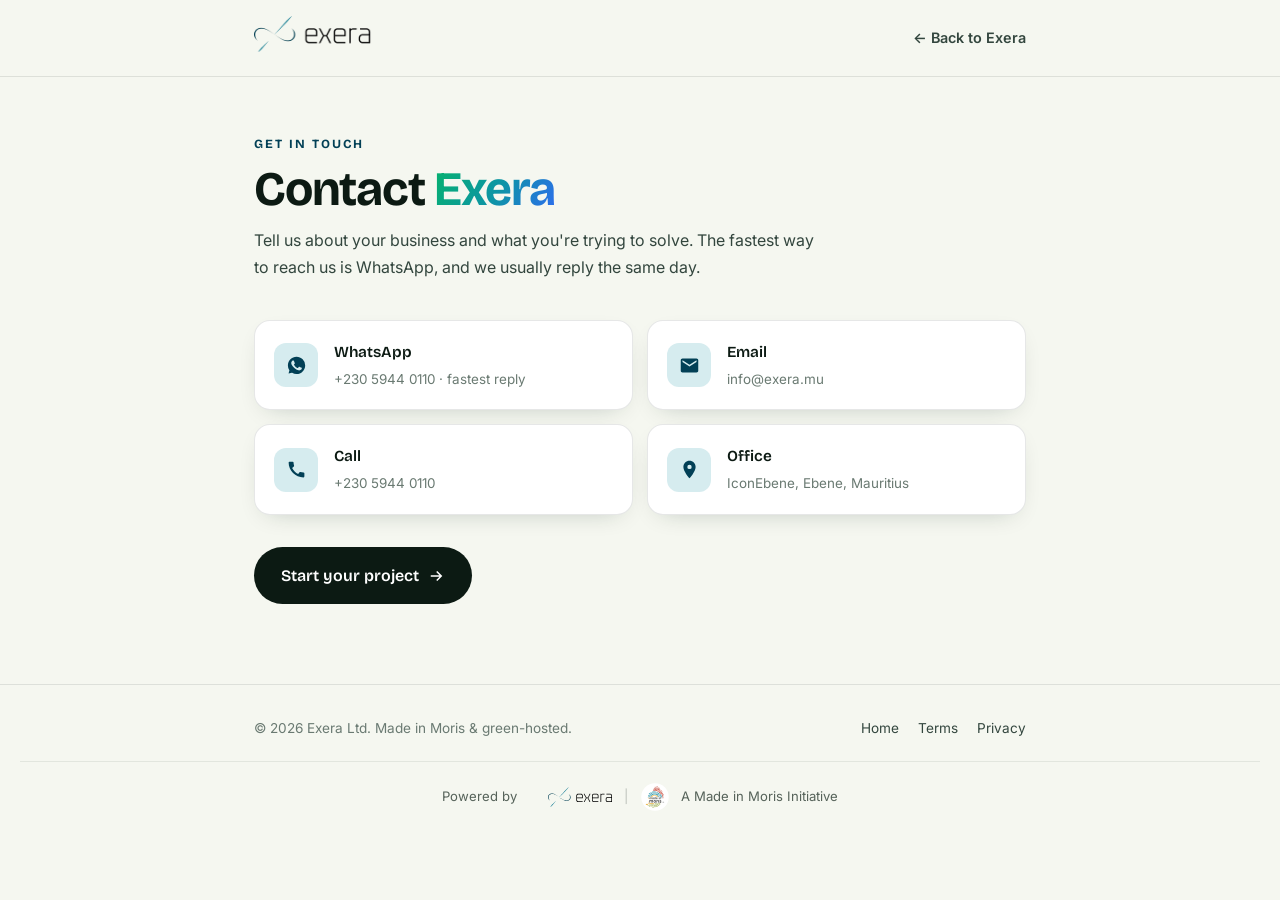
<file: contact.html>
<!DOCTYPE html>
<html lang="en">
<head>
    <meta charset="UTF-8">
    <meta name="viewport" content="width=device-width, initial-scale=1.0">
    <title>Contact | Exera Ltd</title>
    <meta name="description" content="Contact Exera Ltd. WhatsApp or call +230 5944 0110, email info@exera.mu. Based at IconEbene, Ebene, Mauritius. Fastest reply on WhatsApp.">
    <link rel="canonical" href="https://exera.mu/contact.html">
    <link rel="icon" type="image/png" href="favicon.png">
    <link rel="alternate" type="text/plain" href="/llms.txt" title="llms.txt">
    <meta name="theme-color" content="#F6F8F2">
    <meta name="robots" content="index, follow, max-image-preview:large">
    <meta property="og:type" content="website">
    <meta property="og:url" content="https://exera.mu/contact.html">
    <meta property="og:title" content="Contact Exera Ltd | Software Company in Mauritius">
    <meta property="og:description" content="Reach Exera on WhatsApp or call +230 5944 0110, or email info@exera.mu. Based at IconEbene, Ebene, Mauritius.">
    <meta property="og:image" content="https://exera.mu/og-image.png">
    <meta name="twitter:card" content="summary_large_image">
    <meta name="twitter:image" content="https://exera.mu/og-image.png">
    <link rel="preconnect" href="https://fonts.googleapis.com">
    <link rel="preconnect" href="https://fonts.gstatic.com" crossorigin>
    <link href="https://fonts.googleapis.com/css2?family=Bricolage+Grotesque:opsz,wght@12..96,600;12..96,700&family=Inter:wght@400;500;600&display=swap" rel="stylesheet">
    <script type="application/ld+json">
    {
        "@context": "https://schema.org", "@type": "ContactPage",
        "url": "https://exera.mu/contact.html",
        "mainEntity": {
            "@type": "Organization", "name": "Exera Ltd", "url": "https://exera.mu",
            "telephone": "+230-5944-0110", "email": "info@exera.mu",
            "address": { "@type": "PostalAddress", "streetAddress": "IconEbene", "addressLocality": "Ebene", "addressRegion": "Plaines Wilhems", "postalCode": "72201", "addressCountry": "MU" }
        }
    }
    </script>
    <style>
        :root { --bg:#F5F7F0; --ink:#0C1A13; --ink-2:#33463E; --muted:#6A7A72; --line:rgba(12,26,19,0.10); --card:#FFFFFF; --green:#097992; --green-d:#024056; --grad:linear-gradient(120deg,#05B36A,#0E93A8 55%,#2E6BF0); --mint:#D6ECEF; --shadow-sm:0 8px 26px -14px rgba(12,40,28,0.30); --fd:'Bricolage Grotesque','Inter',sans-serif; --fb:'Inter',sans-serif; }
        * { margin:0; padding:0; box-sizing:border-box; }
        body { font-family:var(--fb); background:var(--bg); color:var(--ink); line-height:1.7; }
        a { color:var(--green); }
        nav { position:sticky; top:0; background:rgba(245,247,240,0.85); backdrop-filter:blur(14px); border-bottom:1px solid var(--line); padding:1rem 0; z-index:10; }
        .wrap { max-width:820px; margin:0 auto; padding:0 24px; }
        nav .wrap { display:flex; align-items:center; justify-content:space-between; }
        nav img { height:36px; }
        nav a.back { text-decoration:none; color:var(--ink-2); font-weight:600; font-size:0.9rem; }
        .doc { padding:3.5rem 0 4rem; }
        .kicker { font-family:var(--fd); font-weight:700; letter-spacing:2px; text-transform:uppercase; color:var(--green-d); font-size:0.78rem; margin-bottom:0.6rem; }
        h1 { font-family:var(--fd); font-weight:700; font-size:clamp(2rem,5vw,3rem); letter-spacing:-1.2px; line-height:1.05; margin-bottom:0.8rem; }
        h1 .g { background:var(--grad); -webkit-background-clip:text; background-clip:text; -webkit-text-fill-color:transparent; }
        .intro { color:var(--ink-2); max-width:560px; margin-bottom:2.4rem; }
        .methods { display:grid; grid-template-columns:repeat(2,1fr); gap:14px; margin-bottom:2rem; }
        .cm { display:flex; align-items:center; gap:1rem; background:var(--card); border:1px solid var(--line); border-radius:16px; padding:1.1rem 1.2rem; text-decoration:none; color:var(--ink); box-shadow:var(--shadow-sm); transition:transform .2s, border-color .2s; }
        .cm:hover { transform:translateY(-3px); border-color:var(--green); }
        .cm .i { width:44px; height:44px; border-radius:12px; background:var(--mint); display:flex; align-items:center; justify-content:center; flex-shrink:0; }
        .cm .i svg { width:21px; height:21px; fill:var(--green-d); }
        .cm b { font-family:var(--fd); font-weight:600; font-size:0.96rem; display:block; }
        .cm span { font-size:0.84rem; color:var(--muted); }
        .cta { display:inline-flex; align-items:center; gap:0.5rem; background:var(--ink); color:#fff; font-family:var(--fd); font-weight:600; padding:0.95rem 1.7rem; border-radius:100px; text-decoration:none; transition:background .25s, transform .2s; }
        .cta:hover { background:var(--green); transform:translateY(-2px); }
        footer { border-top:1px solid var(--line); padding:2rem 0; margin-top:1rem; }
        footer .wrap { display:flex; justify-content:space-between; flex-wrap:wrap; gap:1rem; font-size:0.85rem; color:var(--muted); }
        footer a { color:var(--ink-2); text-decoration:none; margin-left:1.2rem; }
        @media (max-width:560px){ .methods{ grid-template-columns:1fr; } }
    </style>
    <script type="application/ld+json">
    {
        "@context": "https://schema.org", "@type": "BreadcrumbList",
        "itemListElement": [
            { "@type": "ListItem", "position": 1, "name": "Home", "item": "https://exera.mu/" },
            { "@type": "ListItem", "position": 2, "name": "Contact", "item": "https://exera.mu/contact.html" }
        ]
    }
    </script>
</head>
<body>
    <nav><div class="wrap"><a href="/"><img src="logo.webp" alt="Exera Ltd"></a><a class="back" href="/">← Back to Exera</a></div></nav>
    <main class="doc"><div class="wrap">
        <div class="kicker">Get in touch</div>
        <h1>Contact <span class="g">Exera</span></h1>
        <p class="intro">Tell us about your business and what you're trying to solve. The fastest way to reach us is WhatsApp, and we usually reply the same day.</p>

        <div class="methods">
            <a class="cm" href="https://wa.me/23059440110" target="_blank" rel="noopener">
                <span class="i"><svg viewBox="0 0 24 24"><path d="M17.472 14.382c-.297-.149-1.758-.867-2.03-.967-.273-.099-.471-.148-.67.15-.197.297-.767.966-.94 1.164-.173.199-.347.223-.644.075-.297-.15-1.255-.463-2.39-1.475-.883-.788-1.48-1.761-1.653-2.059-.173-.297-.018-.458.13-.606.134-.133.298-.347.446-.52.149-.174.198-.298.298-.497.099-.198.05-.371-.025-.52-.075-.149-.669-1.612-.916-2.207-.242-.579-.487-.5-.669-.51-.173-.008-.371-.01-.57-.01-.198 0-.52.074-.792.372-.272.297-1.04 1.016-1.04 2.479 0 1.462 1.065 2.875 1.213 3.074.149.198 2.096 3.2 5.077 4.487.709.306 1.262.489 1.694.625.712.227 1.36.195 1.871.118.571-.085 1.758-.719 2.006-1.413.248-.694.248-1.289.173-1.413-.074-.124-.272-.198-.57-.347m-5.421 7.403h-.004a9.87 9.87 0 01-5.031-1.378l-.361-.214-3.741.982.998-3.648-.235-.374a9.86 9.86 0 01-1.51-5.26c.001-5.45 4.436-9.884 9.888-9.884 2.64 0 5.122 1.03 6.988 2.898a9.825 9.825 0 012.893 6.994c-.003 5.45-4.437 9.884-9.885 9.884"/></svg></span>
                <div><b>WhatsApp</b><span>+230 5944 0110 · fastest reply</span></div>
            </a>
            <a class="cm" href="mailto:info@exera.mu">
                <span class="i"><svg viewBox="0 0 24 24"><path d="M20 4H4c-1.1 0-1.99.9-1.99 2L2 18c0 1.1.9 2 2 2h16c1.1 0 2-.9 2-2V6c0-1.1-.9-2-2-2zm0 4l-8 5-8-5V6l8 5 8-5v2z"/></svg></span>
                <div><b>Email</b><span>info@exera.mu</span></div>
            </a>
            <a class="cm" href="tel:+23059440110">
                <span class="i"><svg viewBox="0 0 24 24"><path d="M20.01 15.38c-1.23 0-2.42-.2-3.53-.56-.35-.12-.74-.03-1.01.24l-1.57 1.97c-2.83-1.35-5.48-3.9-6.89-6.83l1.95-1.66c.27-.28.35-.67.24-1.02-.37-1.11-.56-2.3-.56-3.53 0-.54-.45-.99-.99-.99H4.19C3.65 3 3 3.24 3 3.99 3 13.28 10.73 21 20.01 21c.71 0 .99-.63.99-1.18v-3.45c0-.54-.45-.99-.99-.99z"/></svg></span>
                <div><b>Call</b><span>+230 5944 0110</span></div>
            </a>
            <div class="cm" style="cursor:default">
                <span class="i"><svg viewBox="0 0 24 24"><path d="M12 2C8.13 2 5 5.13 5 9c0 5.25 7 13 7 13s7-7.75 7-13c0-3.87-3.13-7-7-7zm0 9.5A2.5 2.5 0 1112 6.5a2.5 2.5 0 010 5z"/></svg></span>
                <div><b>Office</b><span>IconEbene, Ebene, Mauritius</span></div>
            </div>
        </div>

        <a class="cta" href="/#contact">Start your project
            <svg viewBox="0 0 24 24" width="18" height="18" fill="none" stroke="currentColor" stroke-width="2"><path d="M5 12h14M13 6l6 6-6 6"/></svg>
        </a>
    </div></main>
    <footer><div class="wrap"><span>© <span id="y"></span> Exera Ltd. Made in Moris &amp; green-hosted.</span><span><a href="/">Home</a><a href="/terms.html">Terms</a><a href="/privacy.html">Privacy</a></span></div>            <div style="max-width:1240px;margin:1.3rem auto 0;padding:1.2rem 24px 0;border-top:1px solid rgba(12,26,19,0.08);display:flex;align-items:center;justify-content:center;gap:0.7rem;flex-wrap:wrap;font-size:0.82rem;color:#556259;">
                <span>Powered by</span>
                <a href="https://exera.mu/?utm_source=exera.mu" target="_blank" rel="noopener" aria-label="Visit Exera (opens in a new tab)" style="display:inline-flex;"><img src="/exera-logo.svg" alt="Exera" style="height:20px;width:auto;display:block;"></a>
                <span aria-hidden="true" style="opacity:0.35;">|</span>
                <img src="/made-in-moris.svg" alt="Made in Moris" style="height:30px;width:auto;display:block;">
                <span>A Made in Moris Initiative</span>
            </div>
        </footer>
    <script>document.getElementById('y').textContent=new Date().getFullYear();</script>
</body>
</html>
</file>
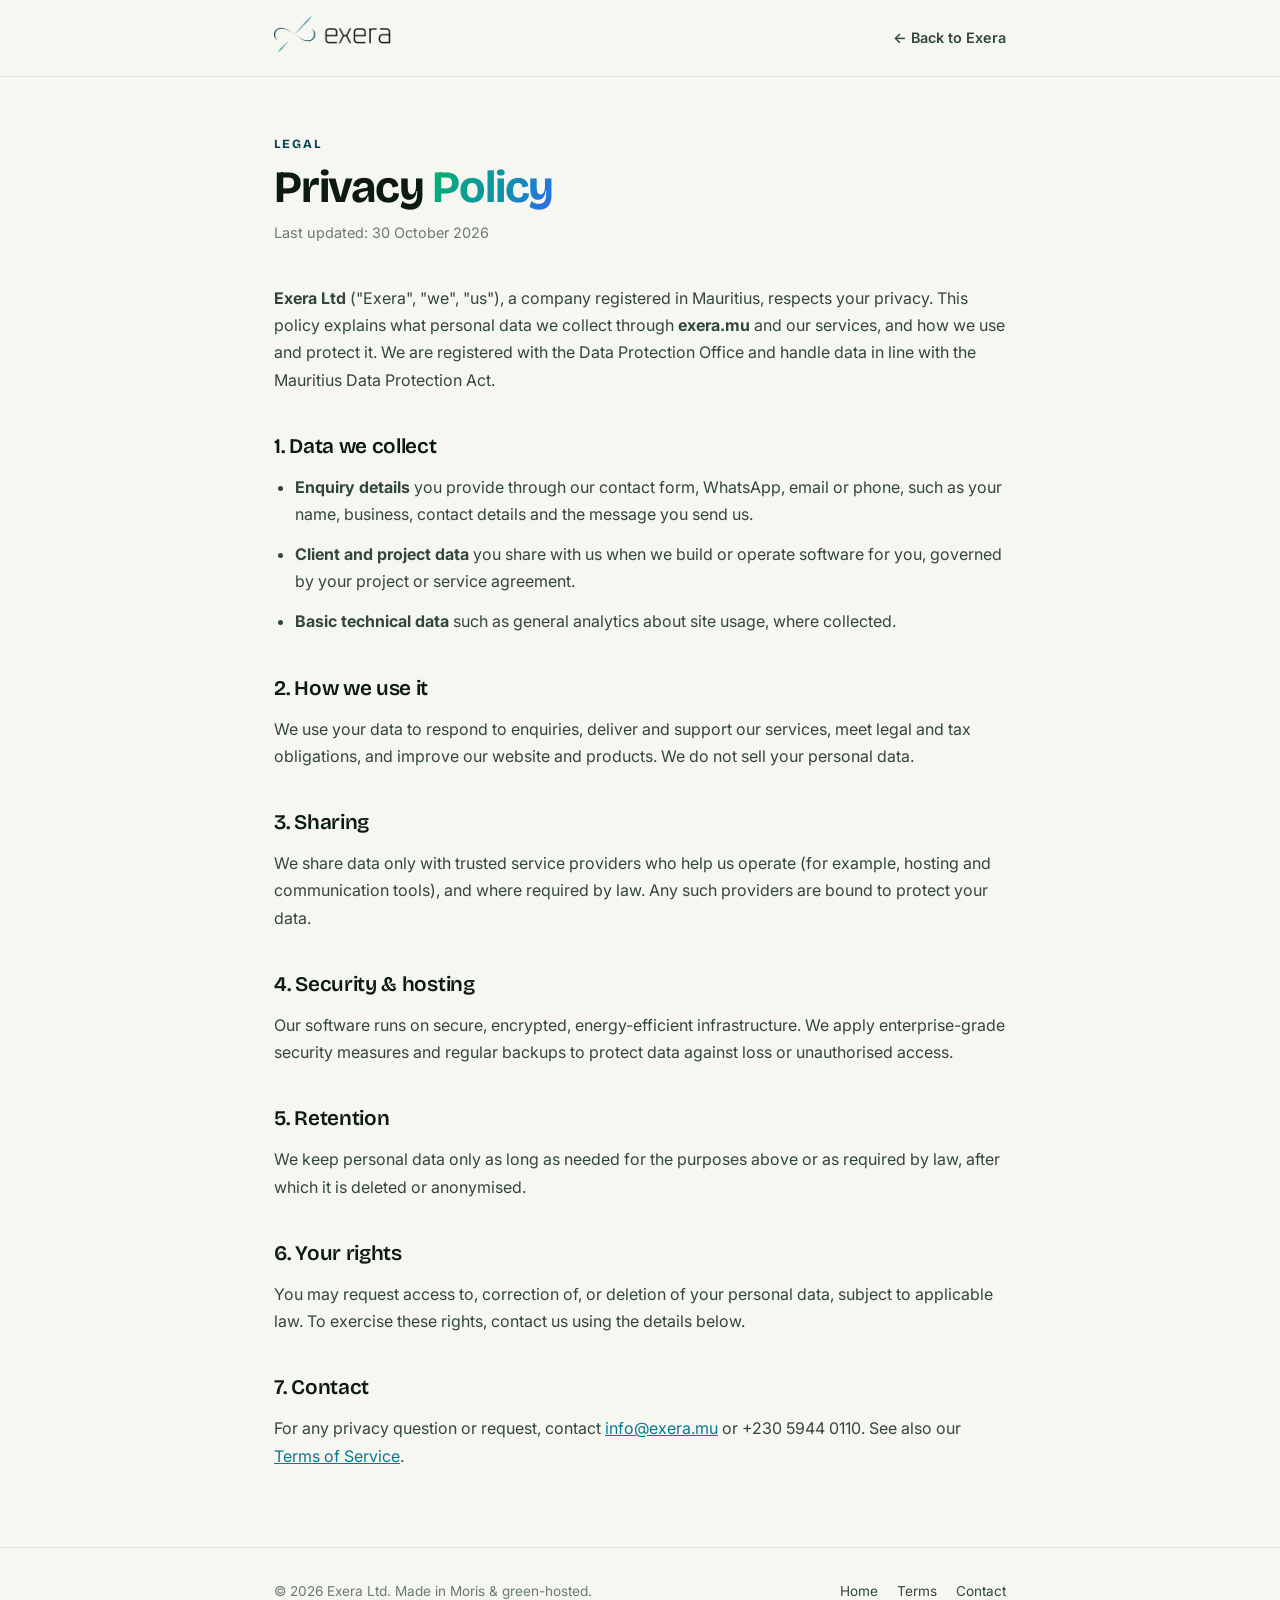
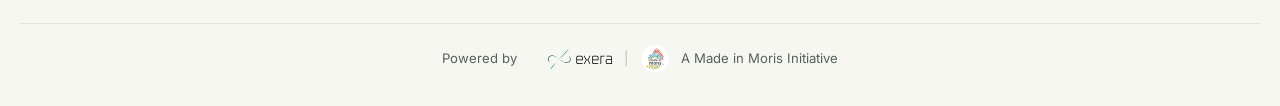
<file: privacy.html>
<!DOCTYPE html>
<html lang="en">
<head>
    <meta charset="UTF-8">
    <meta name="viewport" content="width=device-width, initial-scale=1.0">
    <title>Privacy Policy | Exera Ltd</title>
    <meta name="description" content="Privacy Policy for Exera Ltd (exera.mu): how we collect, use and protect your data. DPO registered and compliant with the Mauritius Data Protection Act.">
    <link rel="canonical" href="https://exera.mu/privacy.html">
    <link rel="icon" type="image/png" href="favicon.png">
    <link rel="alternate" type="text/plain" href="/llms.txt" title="llms.txt">
    <meta name="theme-color" content="#F6F8F2">
    <link rel="preconnect" href="https://fonts.googleapis.com">
    <link rel="preconnect" href="https://fonts.gstatic.com" crossorigin>
    <link href="https://fonts.googleapis.com/css2?family=Bricolage+Grotesque:opsz,wght@12..96,600;12..96,700&family=Inter:wght@400;500;600&display=swap" rel="stylesheet">
    <style>
        :root { --bg:#F5F7F0; --ink:#0C1A13; --ink-2:#33463E; --muted:#6A7A72; --line:rgba(12,26,19,0.10); --green:#097992; --green-d:#024056; --grad:linear-gradient(120deg,#05B36A,#0E93A8 55%,#2E6BF0); --fd:'Bricolage Grotesque','Inter',sans-serif; --fb:'Inter',sans-serif; }
        * { margin:0; padding:0; box-sizing:border-box; }
        body { font-family:var(--fb); background:var(--bg); color:var(--ink); line-height:1.7; }
        a { color:var(--green); }
        nav { position:sticky; top:0; background:rgba(245,247,240,0.85); backdrop-filter:blur(14px); border-bottom:1px solid var(--line); padding:1rem 0; }
        .wrap { max-width:780px; margin:0 auto; padding:0 24px; }
        nav .wrap { display:flex; align-items:center; justify-content:space-between; }
        nav img { height:36px; }
        nav a.back { text-decoration:none; color:var(--ink-2); font-weight:600; font-size:0.9rem; }
        .doc { padding:3.5rem 0 4rem; }
        .kicker { font-family:var(--fd); font-weight:700; letter-spacing:2px; text-transform:uppercase; color:var(--green-d); font-size:0.78rem; margin-bottom:0.6rem; }
        h1 { font-family:var(--fd); font-weight:700; font-size:clamp(2rem,5vw,2.8rem); letter-spacing:-1.2px; line-height:1.05; margin-bottom:0.6rem; }
        h1 .g { background:var(--grad); -webkit-background-clip:text; background-clip:text; -webkit-text-fill-color:transparent; }
        .updated { color:var(--muted); font-size:0.9rem; margin-bottom:2.5rem; }
        h2 { font-family:var(--fd); font-weight:600; font-size:1.3rem; margin:2.2rem 0 0.6rem; letter-spacing:-0.3px; }
        p, li { color:var(--ink-2); margin-bottom:0.8rem; }
        ul { padding-left:1.3rem; }
        footer { border-top:1px solid var(--line); padding:2rem 0; }
        footer .wrap { display:flex; justify-content:space-between; flex-wrap:wrap; gap:1rem; font-size:0.85rem; color:var(--muted); }
        footer a { color:var(--ink-2); text-decoration:none; margin-left:1.2rem; }
    </style>
</head>
<body>
    <nav><div class="wrap"><a href="/"><img src="logo.webp" alt="Exera Ltd"></a><a class="back" href="/">← Back to Exera</a></div></nav>
    <main class="doc"><div class="wrap">
        <div class="kicker">Legal</div>
        <h1>Privacy <span class="g">Policy</span></h1>
        <p class="updated">Last updated: 30 October 2026</p>

        <p><strong>Exera Ltd</strong> ("Exera", "we", "us"), a company registered in Mauritius, respects your privacy. This policy explains what personal data we collect through <strong>exera.mu</strong> and our services, and how we use and protect it. We are registered with the Data Protection Office and handle data in line with the Mauritius Data Protection Act.</p>

        <h2>1. Data we collect</h2>
        <ul>
            <li><strong>Enquiry details</strong> you provide through our contact form, WhatsApp, email or phone, such as your name, business, contact details and the message you send us.</li>
            <li><strong>Client and project data</strong> you share with us when we build or operate software for you, governed by your project or service agreement.</li>
            <li><strong>Basic technical data</strong> such as general analytics about site usage, where collected.</li>
        </ul>

        <h2>2. How we use it</h2>
        <p>We use your data to respond to enquiries, deliver and support our services, meet legal and tax obligations, and improve our website and products. We do not sell your personal data.</p>

        <h2>3. Sharing</h2>
        <p>We share data only with trusted service providers who help us operate (for example, hosting and communication tools), and where required by law. Any such providers are bound to protect your data.</p>

        <h2>4. Security &amp; hosting</h2>
        <p>Our software runs on secure, encrypted, energy-efficient infrastructure. We apply enterprise-grade security measures and regular backups to protect data against loss or unauthorised access.</p>

        <h2>5. Retention</h2>
        <p>We keep personal data only as long as needed for the purposes above or as required by law, after which it is deleted or anonymised.</p>

        <h2>6. Your rights</h2>
        <p>You may request access to, correction of, or deletion of your personal data, subject to applicable law. To exercise these rights, contact us using the details below.</p>

        <h2>7. Contact</h2>
        <p>For any privacy question or request, contact <a href="mailto:info@exera.mu">info@exera.mu</a> or +230 5944 0110. See also our <a href="/terms.html">Terms of Service</a>.</p>
    </div></main>
    <footer><div class="wrap"><span>© <span id="y"></span> Exera Ltd. Made in Moris &amp; green-hosted.</span><span><a href="/">Home</a><a href="/terms.html">Terms</a><a href="/contact.html">Contact</a></span></div>            <div style="max-width:1240px;margin:1.3rem auto 0;padding:1.2rem 24px 0;border-top:1px solid rgba(12,26,19,0.08);display:flex;align-items:center;justify-content:center;gap:0.7rem;flex-wrap:wrap;font-size:0.82rem;color:#556259;">
                <span>Powered by</span>
                <a href="https://exera.mu/?utm_source=exera.mu" target="_blank" rel="noopener" aria-label="Visit Exera (opens in a new tab)" style="display:inline-flex;"><img src="/exera-logo.svg" alt="Exera" style="height:20px;width:auto;display:block;"></a>
                <span aria-hidden="true" style="opacity:0.35;">|</span>
                <img src="/made-in-moris.svg" alt="Made in Moris" style="height:30px;width:auto;display:block;">
                <span>A Made in Moris Initiative</span>
            </div>
        </footer>
    <script>document.getElementById('y').textContent=new Date().getFullYear();</script>
</body>
</html>
</file>
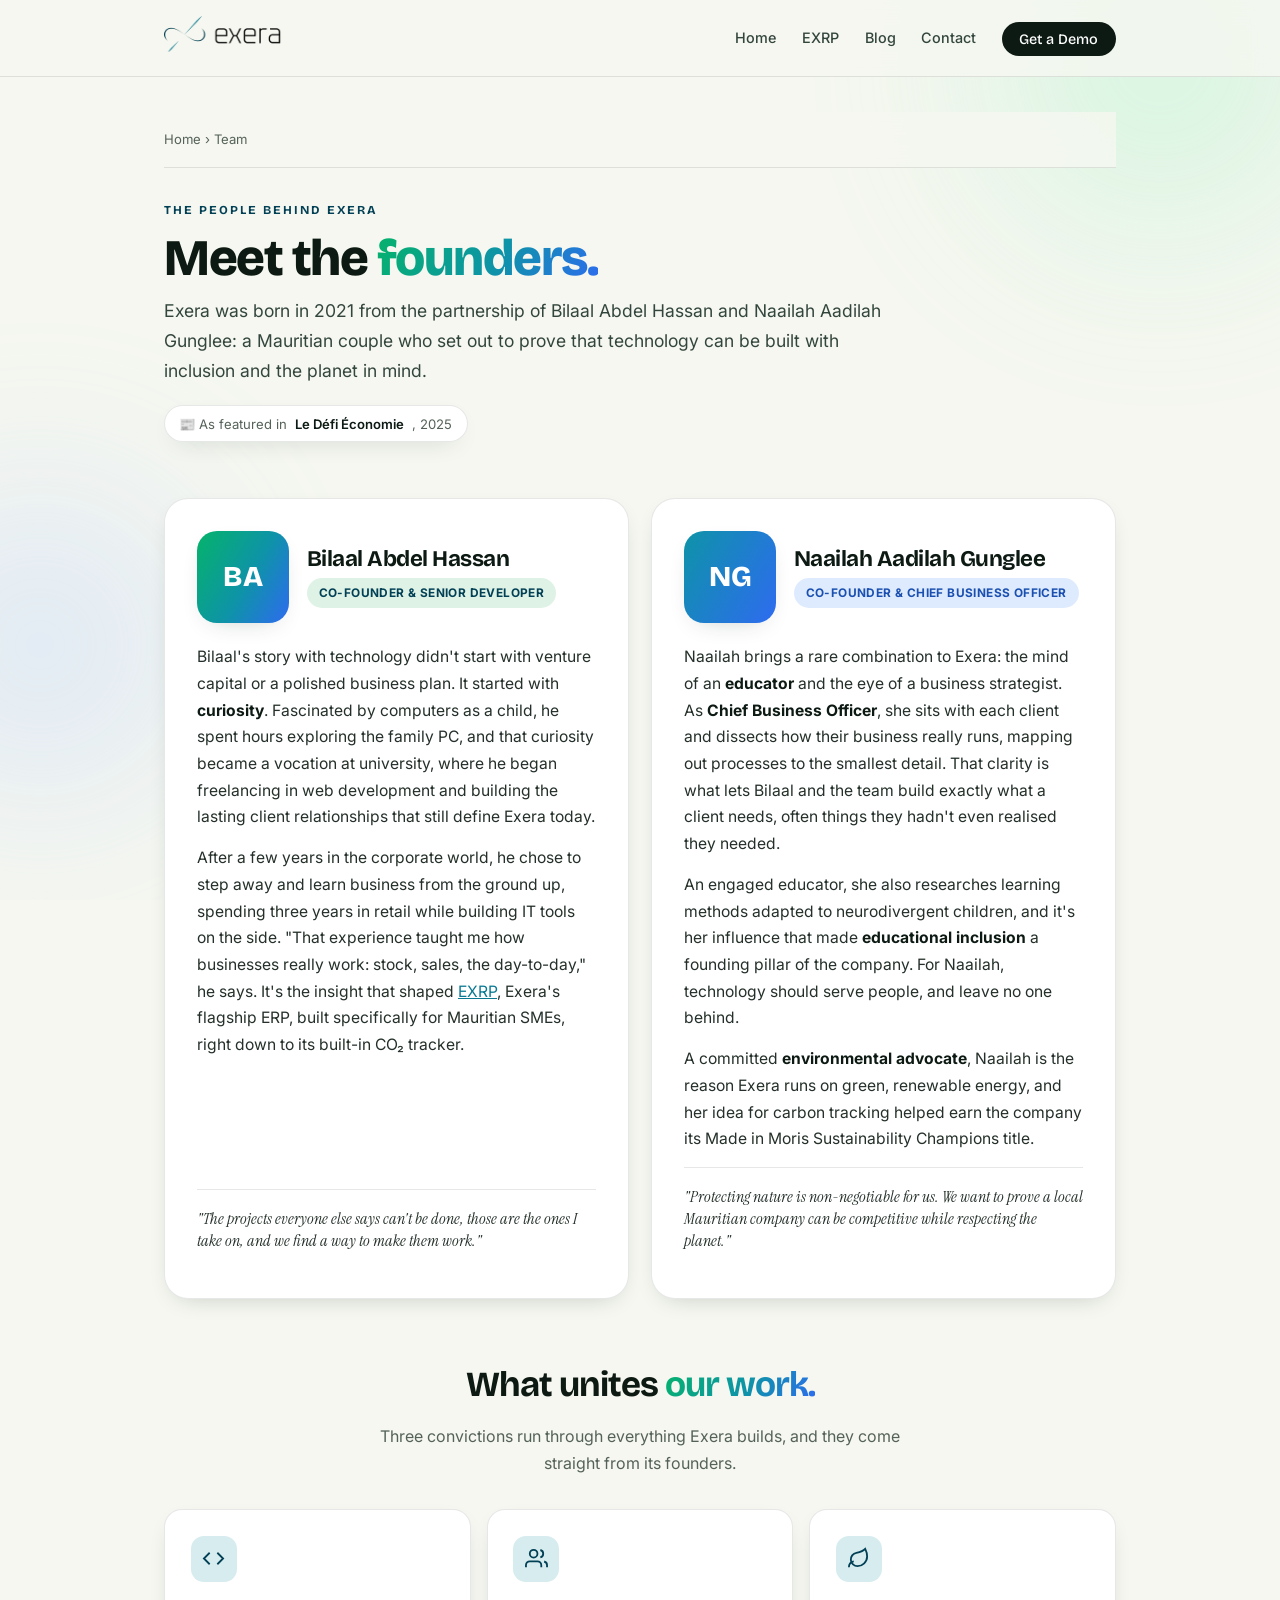
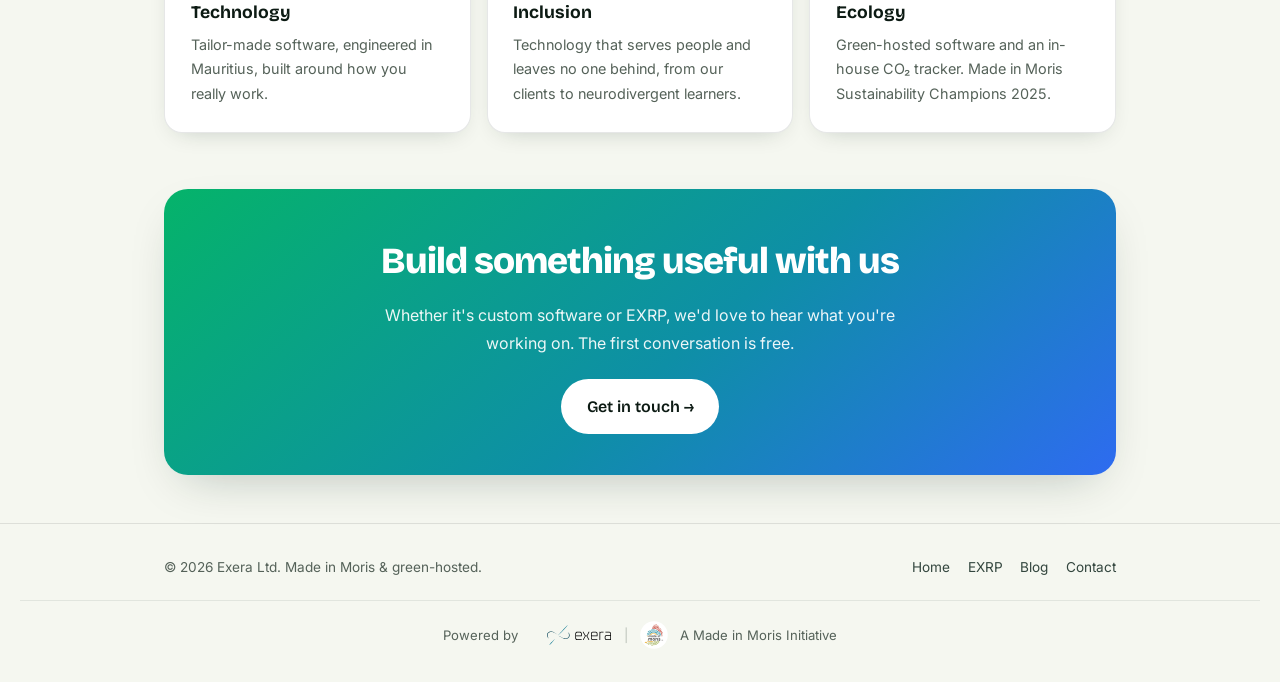
<file: team.html>
<!DOCTYPE html>
<html lang="en">
<head>
    <meta charset="UTF-8">
    <meta name="viewport" content="width=device-width, initial-scale=1.0">
    <title>Meet the Founders | Bilaal Abdel Hassan &amp; Naailah Aadilah Gunglee | Exera</title>
    <meta name="description" content="Exera was founded in 2021 by Bilaal Abdel Hassan and Naailah Aadilah Gunglee, a Mauritian couple blending technology, educational inclusion and ecology. Meet the team behind Exera and EXRP.">
    <link rel="canonical" href="https://exera.mu/team.html">
    <meta name="robots" content="index, follow, max-image-preview:large">
    <meta name="keywords" content="Exera founders, Bilaal Abdel Hassan, Naailah Aadilah Gunglee, Exera team, software company Mauritius founders, EXRP founders">
    <link rel="icon" type="image/png" href="/favicon.png">
    <meta name="theme-color" content="#F6F8F2">
    <meta property="og:type" content="profile">
    <meta property="og:url" content="https://exera.mu/team.html">
    <meta property="og:title" content="Meet the Founders of Exera">
    <meta property="og:description" content="Bilaal Abdel Hassan and Naailah Aadilah Gunglee founded Exera in 2021, blending technology, inclusion and ecology.">
    <meta property="og:image" content="https://exera.mu/og-image.png">
    <meta name="twitter:card" content="summary_large_image">
    <meta name="twitter:image" content="https://exera.mu/og-image.png">

    <link rel="preconnect" href="https://fonts.googleapis.com">
    <link rel="preconnect" href="https://fonts.gstatic.com" crossorigin>
    <link rel="preload" as="style" href="https://fonts.googleapis.com/css2?family=Bricolage+Grotesque:opsz,wght@12..96,600;12..96,700;12..96,800&family=Instrument+Serif:ital@0;1&family=Inter:wght@400;500;600&display=swap" onload="this.onload=null;this.rel='stylesheet'">
    <noscript><link rel="stylesheet" href="https://fonts.googleapis.com/css2?family=Bricolage+Grotesque:opsz,wght@12..96,600;12..96,700;12..96,800&family=Instrument+Serif:ital@0;1&family=Inter:wght@400;500;600&display=swap"></noscript>

    <script type="application/ld+json">
    {
        "@context": "https://schema.org", "@type": "AboutPage",
        "url": "https://exera.mu/team.html",
        "name": "Meet the Founders of Exera",
        "about": { "@id": "https://exera.mu/#organization" },
        "mainEntity": [
            {
                "@type": "Person", "@id": "https://exera.mu/team.html#bilaal",
                "name": "Bilaal Abdel Hassan", "jobTitle": "Co-Founder & Senior Developer",
                "worksFor": { "@id": "https://exera.mu/#organization" },
                "nationality": "Mauritian",
                "description": "Co-founder of Exera and the architect of EXRP. A self-taught developer who learned business from the ground up before building software for Mauritian SMEs."
            },
            {
                "@type": "Person", "@id": "https://exera.mu/team.html#naailah",
                "name": "Naailah Aadilah Gunglee", "jobTitle": "Co-Founder & Chief Business Officer",
                "worksFor": { "@id": "https://exera.mu/#organization" },
                "nationality": "Mauritian",
                "description": "Co-founder and Chief Business Officer of Exera. An educator and environmental advocate who maps client processes in fine detail so the team builds exactly what clients need, leads Exera's educational-inclusion work, and drove its move to green renewable energy and carbon tracking."
            }
        ]
    }
    </script>
    <script type="application/ld+json">
    {
        "@context": "https://schema.org", "@type": "BreadcrumbList",
        "itemListElement": [
            { "@type": "ListItem", "position": 1, "name": "Home", "item": "https://exera.mu/" },
            { "@type": "ListItem", "position": 2, "name": "Team", "item": "https://exera.mu/team.html" }
        ]
    }
    </script>

    <style>
        :root { --bg:#F5F7F0; --bg-2:#EEF2E7; --ink:#0C1A13; --ink-2:#33463E; --muted:#556259; --line:rgba(12,26,19,0.10); --card:#FFFFFF; --green:#097992; --green-d:#024056; --eco:#05B36A; --grad:linear-gradient(120deg,#05B36A,#0E93A8 55%,#2E6BF0); --mint:#D6ECEF; --limebg:#DFF2E6; --skybg:#DEEBFF; --shadow:0 18px 50px -20px rgba(12,40,28,0.28); --shadow-sm:0 8px 26px -14px rgba(12,40,28,0.30); --fd:'Bricolage Grotesque','Inter',sans-serif; --fs:'Instrument Serif',Georgia,serif; --fb:'Inter',sans-serif; --maxw:1000px; }
        * { margin:0; padding:0; box-sizing:border-box; }
        html { scroll-behavior:smooth; }
        body { font-family:var(--fb); background:var(--bg); color:var(--ink); line-height:1.7; -webkit-font-smoothing:antialiased; }
        a { color:var(--green); }
        .aurora { position:fixed; inset:0; z-index:-1; overflow:hidden; pointer-events:none; }
        .blob { position:absolute; border-radius:50%; filter:blur(80px); opacity:.45; }
        .b1 { width:520px; height:520px; top:-200px; right:-140px; background:radial-gradient(circle,#9EF2C1,transparent 68%); }
        .b2 { width:480px; height:480px; top:45%; left:-200px; background:radial-gradient(circle,#B4CEFF,transparent 66%); }
        nav { position:sticky; top:0; z-index:10; background:rgba(245,247,240,0.85); backdrop-filter:blur(14px); -webkit-backdrop-filter:blur(14px); border-bottom:1px solid var(--line); padding:1rem 0; }
        .wrap { max-width:var(--maxw); margin:0 auto; padding:0 24px; }
        .nav-in { max-width:var(--maxw); margin:0 auto; padding:0 24px; display:flex; align-items:center; justify-content:space-between; }
        nav img { height:36px; }
        .nav-links { display:flex; gap:1.6rem; list-style:none; align-items:center; }
        .nav-links a { color:var(--ink-2); text-decoration:none; font-size:0.9rem; font-weight:500; }
        .nav-links a:hover { color:var(--green); }
        .nav-cta { background:var(--ink); color:#fff !important; padding:0.55rem 1.1rem; border-radius:100px; font-family:var(--fd); font-weight:600; }
        .nav-cta:hover { background:var(--green); }
        .breadcrumb { font-size:0.82rem; color:var(--muted); margin:2.2rem 0 0; }
        .breadcrumb a { color:var(--muted); text-decoration:none; }
        .kicker { font-family:var(--fd); font-weight:700; letter-spacing:2px; text-transform:uppercase; color:var(--green-d); font-size:0.76rem; }
        .g { background:var(--grad); -webkit-background-clip:text; background-clip:text; -webkit-text-fill-color:transparent; }
        .ser { font-family:var(--fs); font-style:italic; }

        .hero { padding:2rem 0 1rem; max-width:720px; }
        .hero h1 { font-family:var(--fd); font-weight:800; font-size:clamp(2.2rem,5vw,3.2rem); letter-spacing:-1.5px; line-height:1.05; margin:0.7rem 0; }
        .hero p { color:var(--ink-2); font-size:1.1rem; }
        .press { display:inline-flex; align-items:center; gap:0.5rem; margin-top:1.2rem; font-size:0.82rem; color:var(--muted); background:var(--card); border:1px solid var(--line); border-radius:100px; padding:0.4rem 0.9rem; box-shadow:var(--shadow-sm); }
        .press b { color:var(--ink); font-weight:600; }

        .founders { display:grid; grid-template-columns:1fr 1fr; gap:22px; padding:2.5rem 0 1rem; }
        .founder { background:var(--card); border:1px solid var(--line); border-radius:24px; padding:2rem; box-shadow:var(--shadow-sm); display:flex; flex-direction:column; }
        .f-top { display:flex; align-items:center; gap:1.1rem; margin-bottom:1.3rem; }
        .f-photo { width:92px; height:92px; border-radius:20px; background:var(--grad); display:flex; align-items:center; justify-content:center; font-family:var(--fd); font-weight:800; font-size:1.8rem; color:#fff; flex-shrink:0; box-shadow:var(--shadow-sm); overflow:hidden; }
        .f-photo img { width:100%; height:100%; object-fit:cover; }
        .founder.alt .f-photo { background:linear-gradient(120deg,#0E93A8,#2E6BF0); }
        .f-name { font-family:var(--fd); font-weight:700; font-size:1.4rem; letter-spacing:-0.5px; line-height:1.1; }
        .f-role { display:inline-block; margin-top:0.4rem; font-size:0.74rem; font-weight:700; letter-spacing:0.4px; text-transform:uppercase; color:var(--green-d); background:var(--limebg); border-radius:100px; padding:0.28rem 0.75rem; }
        .founder.alt .f-role { background:var(--skybg); color:#1b50b0; }
        .founder p { color:#243029; margin-bottom:0.9rem; font-size:0.98rem; }
        .founder p strong { color:var(--ink); }
        .f-quote { margin-top:auto; padding-top:1.1rem; border-top:1px solid var(--line); font-family:var(--fs); font-style:italic; font-size:1.15rem; color:var(--green-d); line-height:1.4; }

        .pillars { padding:2.5rem 0; }
        .pillars h2 { font-family:var(--fd); font-weight:700; font-size:clamp(1.6rem,3.4vw,2.2rem); letter-spacing:-1px; text-align:center; margin-bottom:0.5rem; }
        .pillars .sub { text-align:center; color:var(--muted); max-width:560px; margin:0 auto 2rem; }
        .pcards { display:grid; grid-template-columns:repeat(3,1fr); gap:16px; }
        .pcard { background:var(--card); border:1px solid var(--line); border-radius:18px; padding:1.6rem; box-shadow:var(--shadow-sm); }
        .pcard .ic { width:46px; height:46px; border-radius:13px; background:var(--mint); display:flex; align-items:center; justify-content:center; margin-bottom:1rem; }
        .pcard .ic svg { width:23px; height:23px; stroke:var(--green-d); fill:none; stroke-width:1.9; }
        .pcard h3 { font-family:var(--fd); font-weight:700; font-size:1.1rem; margin-bottom:0.3rem; }
        .pcard p { color:var(--muted); font-size:0.9rem; }

        .cta-box { background:linear-gradient(140deg,#05B36A,#0E8FA6 55%,#2E6BF0); color:#fff; border-radius:24px; padding:2.6rem; text-align:center; box-shadow:var(--shadow); margin:1rem 0 3rem; }
        .cta-box h2 { font-family:var(--fd); font-weight:800; font-size:clamp(1.6rem,3.4vw,2.3rem); letter-spacing:-1px; margin-bottom:0.6rem; }
        .cta-box p { color:rgba(255,255,255,0.92); max-width:520px; margin:0 auto 1.4rem; }
        .cta-box a { display:inline-flex; align-items:center; gap:0.5rem; background:#fff; color:var(--ink); font-family:var(--fd); font-weight:600; padding:0.85rem 1.6rem; border-radius:100px; text-decoration:none; transition:transform .2s; }
        .cta-box a:hover { transform:translateY(-2px); }

        footer { border-top:1px solid var(--line); padding:2rem 0; }
        footer .f { display:flex; justify-content:space-between; align-items:center; flex-wrap:wrap; gap:1rem; font-size:0.85rem; color:var(--muted); }
        footer a { color:var(--ink-2); text-decoration:none; margin-left:1.1rem; }
        footer a:hover { color:var(--green); }

        @media (max-width:820px) {
            .founders { grid-template-columns:1fr; }
            .pcards { grid-template-columns:1fr; }
            .nav-links { gap:1rem; }
            .nav-links li:not(:last-child) { display:none; }
        }
    </style>
</head>
<body>
    <div class="aurora" aria-hidden="true"><div class="blob b1"></div><div class="blob b2"></div></div>
    <nav>
        <div class="nav-in">
            <a href="/" aria-label="Exera home"><img src="/logo.webp" alt="Exera Ltd"></a>
            <ul class="nav-links">
                <li><a href="/">Home</a></li>
                <li><a href="/exrp/">EXRP</a></li>
                <li><a href="/blog/">Blog</a></li>
                <li><a href="/contact.html">Contact</a></li>
                <li><a href="/contact.html" class="nav-cta">Get a Demo</a></li>
            </ul>
        </div>
    </nav>

    <main>
        <div class="wrap">
            <nav class="breadcrumb" aria-label="Breadcrumb"><a href="/">Home</a> › Team</nav>
            <header class="hero">
                <div class="kicker">The people behind Exera</div>
                <h1>Meet the <span class="g">founders.</span></h1>
                <p>Exera was born in 2021 from the partnership of Bilaal Abdel Hassan and Naailah Aadilah Gunglee: a Mauritian couple who set out to prove that technology can be built with inclusion and the planet in mind.</p>
                <span class="press">📰 As featured in <b>Le Défi Économie</b>, 2025</span>
            </header>

            <section class="founders">
                <article class="founder">
                    <div class="f-top">
                        <div class="f-photo" aria-hidden="true">BA</div>
                        <div>
                            <div class="f-name">Bilaal Abdel Hassan</div>
                            <span class="f-role">Co-Founder &amp; Senior Developer</span>
                        </div>
                    </div>
                    <p>Bilaal's story with technology didn't start with venture capital or a polished business plan. It started with <strong>curiosity</strong>. Fascinated by computers as a child, he spent hours exploring the family PC, and that curiosity became a vocation at university, where he began freelancing in web development and building the lasting client relationships that still define Exera today.</p>
                    <p>After a few years in the corporate world, he chose to step away and learn business from the ground up, spending three years in retail while building IT tools on the side. "That experience taught me how businesses really work: stock, sales, the day-to-day," he says. It's the insight that shaped <a href="/exrp/">EXRP</a>, Exera's flagship ERP, built specifically for Mauritian SMEs, right down to its built-in CO₂ tracker.</p>
                    <p class="f-quote">"The projects everyone else says can't be done, those are the ones I take on, and we find a way to make them work."</p>
                </article>

                <article class="founder alt">
                    <div class="f-top">
                        <div class="f-photo" aria-hidden="true">NG</div>
                        <div>
                            <div class="f-name">Naailah Aadilah Gunglee</div>
                            <span class="f-role">Co-Founder &amp; Chief Business Officer</span>
                        </div>
                    </div>
                    <p>Naailah brings a rare combination to Exera: the mind of an <strong>educator</strong> and the eye of a business strategist. As <strong>Chief Business Officer</strong>, she sits with each client and dissects how their business really runs, mapping out processes to the smallest detail. That clarity is what lets Bilaal and the team build exactly what a client needs, often things they hadn't even realised they needed.</p>
                    <p>An engaged educator, she also researches learning methods adapted to neurodivergent children, and it's her influence that made <strong>educational inclusion</strong> a founding pillar of the company. For Naailah, technology should serve people, and leave no one behind.</p>
                    <p>A committed <strong>environmental advocate</strong>, Naailah is the reason Exera runs on green, renewable energy, and her idea for carbon tracking helped earn the company its Made in Moris Sustainability Champions title.</p>
                    <p class="f-quote">"Protecting nature is non-negotiable for us. We want to prove a local Mauritian company can be competitive while respecting the planet."</p>
                </article>
            </section>

            <section class="pillars">
                <h2>What unites <span class="g">our work.</span></h2>
                <p class="sub">Three convictions run through everything Exera builds, and they come straight from its founders.</p>
                <div class="pcards">
                    <div class="pcard">
                        <div class="ic"><svg viewBox="0 0 24 24"><polyline points="16 18 22 12 16 6"/><polyline points="8 6 2 12 8 18"/></svg></div>
                        <h3>Technology</h3>
                        <p>Tailor-made software, engineered in Mauritius, built around how you really work.</p>
                    </div>
                    <div class="pcard">
                        <div class="ic"><svg viewBox="0 0 24 24"><path d="M17 21v-2a4 4 0 0 0-4-4H5a4 4 0 0 0-4 4v2"/><circle cx="9" cy="7" r="4"/><path d="M23 21v-2a4 4 0 0 0-3-3.87"/><path d="M16 3.13a4 4 0 0 1 0 7.75"/></svg></div>
                        <h3>Inclusion</h3>
                        <p>Technology that serves people and leaves no one behind, from our clients to neurodivergent learners.</p>
                    </div>
                    <div class="pcard">
                        <div class="ic"><svg viewBox="0 0 24 24"><path d="M11 20A7 7 0 0 1 9.8 6.1C15.5 5 17 4.48 19 2c1 2 2 4.18 2 8 0 5.5-4.78 10-10 10z"/><path d="M2 21c0-3 1.85-5.36 5.08-6"/></svg></div>
                        <h3>Ecology</h3>
                        <p>Green-hosted software and an in-house CO₂ tracker. Made in Moris Sustainability Champions 2025.</p>
                    </div>
                </div>
            </section>

            <section class="cta-box">
                <h2>Build something useful with us</h2>
                <p>Whether it's custom software or EXRP, we'd love to hear what you're working on. The first conversation is free.</p>
                <a href="/contact.html">Get in touch →</a>
            </section>
        </div>
    </main>

    <footer>
        <div class="wrap f">
            <span>© <span id="y"></span> Exera Ltd. Made in Moris &amp; green-hosted.</span>
            <span><a href="/">Home</a><a href="/exrp/">EXRP</a><a href="/blog/">Blog</a><a href="/contact.html">Contact</a></span>
        </div>
                <div style="max-width:1240px;margin:1.3rem auto 0;padding:1.2rem 24px 0;border-top:1px solid rgba(12,26,19,0.08);display:flex;align-items:center;justify-content:center;gap:0.7rem;flex-wrap:wrap;font-size:0.82rem;color:#556259;">
                <span>Powered by</span>
                <a href="https://exera.mu/?utm_source=exera.mu" target="_blank" rel="noopener" aria-label="Visit Exera (opens in a new tab)" style="display:inline-flex;"><img src="/exera-logo.svg" alt="Exera" style="height:20px;width:auto;display:block;"></a>
                <span aria-hidden="true" style="opacity:0.35;">|</span>
                <img src="/made-in-moris.svg" alt="Made in Moris" style="height:30px;width:auto;display:block;">
                <span>A Made in Moris Initiative</span>
            </div>
        </footer>
    <script>document.getElementById('y').textContent=new Date().getFullYear();</script>
</body>
</html>
</file>
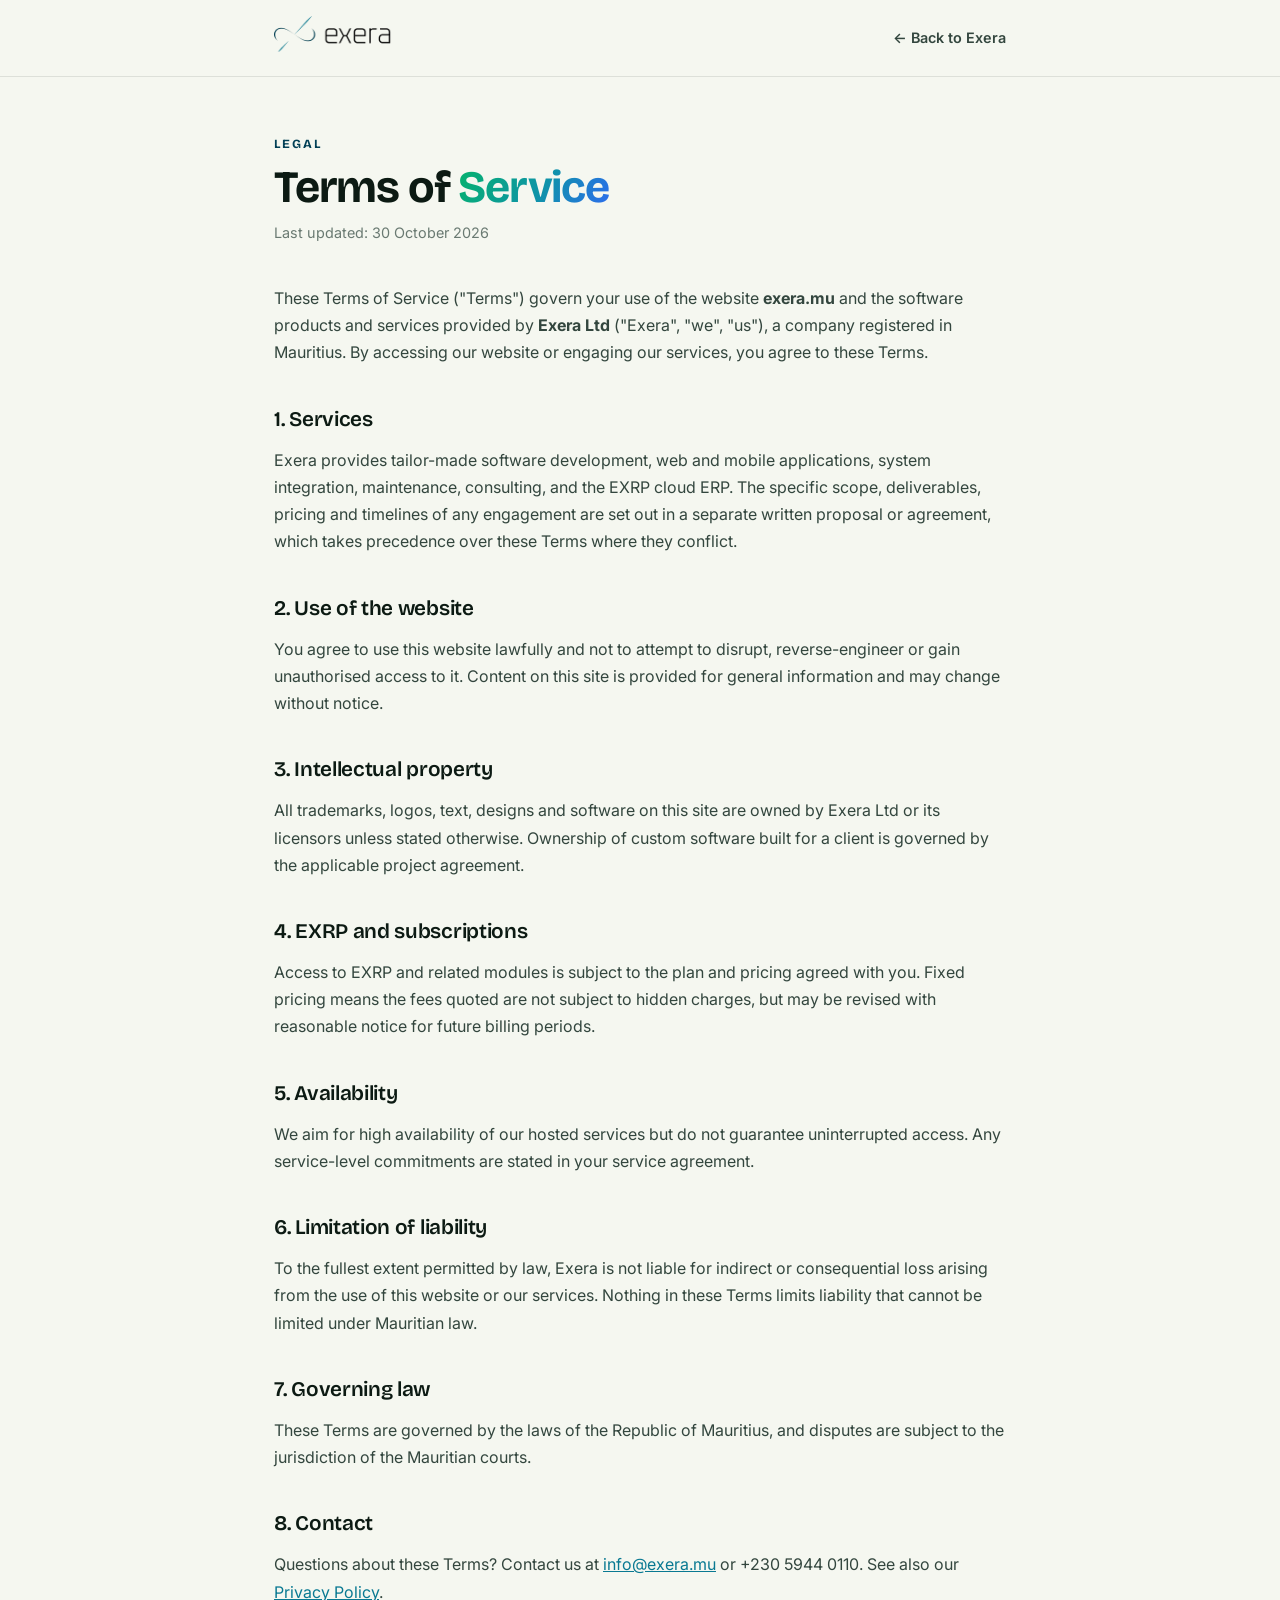
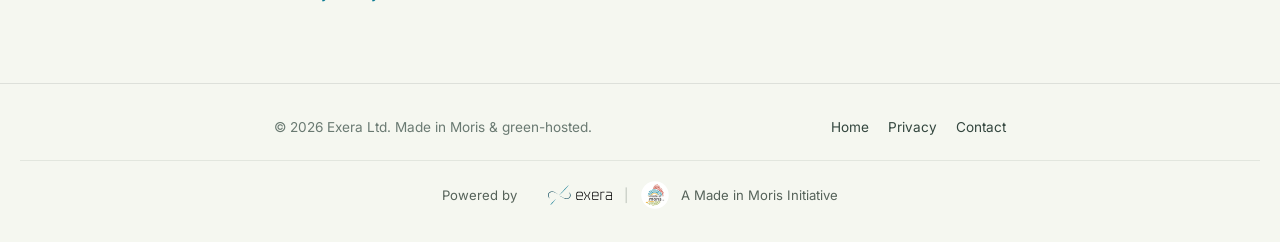
<file: terms.html>
<!DOCTYPE html>
<html lang="en">
<head>
    <meta charset="UTF-8">
    <meta name="viewport" content="width=device-width, initial-scale=1.0">
    <title>Terms of Service | Exera Ltd</title>
    <meta name="description" content="Terms of Service for Exera Ltd (exera.mu) and its software products including EXRP.">
    <link rel="canonical" href="https://exera.mu/terms.html">
    <link rel="icon" type="image/png" href="favicon.png">
    <link rel="alternate" type="text/plain" href="/llms.txt" title="llms.txt">
    <meta name="theme-color" content="#F6F8F2">
    <link rel="preconnect" href="https://fonts.googleapis.com">
    <link rel="preconnect" href="https://fonts.gstatic.com" crossorigin>
    <link href="https://fonts.googleapis.com/css2?family=Bricolage+Grotesque:opsz,wght@12..96,600;12..96,700&family=Inter:wght@400;500;600&display=swap" rel="stylesheet">
    <style>
        :root { --bg:#F5F7F0; --ink:#0C1A13; --ink-2:#33463E; --muted:#6A7A72; --line:rgba(12,26,19,0.10); --green:#097992; --green-d:#024056; --grad:linear-gradient(120deg,#05B36A,#0E93A8 55%,#2E6BF0); --fd:'Bricolage Grotesque','Inter',sans-serif; --fb:'Inter',sans-serif; }
        * { margin:0; padding:0; box-sizing:border-box; }
        body { font-family:var(--fb); background:var(--bg); color:var(--ink); line-height:1.7; }
        a { color:var(--green); }
        nav { position:sticky; top:0; background:rgba(245,247,240,0.85); backdrop-filter:blur(14px); border-bottom:1px solid var(--line); padding:1rem 0; }
        .wrap { max-width:780px; margin:0 auto; padding:0 24px; }
        nav .wrap { display:flex; align-items:center; justify-content:space-between; }
        nav img { height:36px; }
        nav a.back { text-decoration:none; color:var(--ink-2); font-weight:600; font-size:0.9rem; }
        .doc { padding:3.5rem 0 4rem; }
        .kicker { font-family:var(--fd); font-weight:700; letter-spacing:2px; text-transform:uppercase; color:var(--green-d); font-size:0.78rem; margin-bottom:0.6rem; }
        h1 { font-family:var(--fd); font-weight:700; font-size:clamp(2rem,5vw,2.8rem); letter-spacing:-1.2px; line-height:1.05; margin-bottom:0.6rem; }
        h1 .g { background:var(--grad); -webkit-background-clip:text; background-clip:text; -webkit-text-fill-color:transparent; }
        .updated { color:var(--muted); font-size:0.9rem; margin-bottom:2.5rem; }
        h2 { font-family:var(--fd); font-weight:600; font-size:1.3rem; margin:2.2rem 0 0.6rem; letter-spacing:-0.3px; }
        p, li { color:var(--ink-2); margin-bottom:0.8rem; }
        ul { padding-left:1.3rem; }
        footer { border-top:1px solid var(--line); padding:2rem 0; }
        footer .wrap { display:flex; justify-content:space-between; flex-wrap:wrap; gap:1rem; font-size:0.85rem; color:var(--muted); }
        footer a { color:var(--ink-2); text-decoration:none; margin-left:1.2rem; }
    </style>
</head>
<body>
    <nav><div class="wrap"><a href="/"><img src="logo.webp" alt="Exera Ltd"></a><a class="back" href="/">← Back to Exera</a></div></nav>
    <main class="doc"><div class="wrap">
        <div class="kicker">Legal</div>
        <h1>Terms of <span class="g">Service</span></h1>
        <p class="updated">Last updated: 30 October 2026</p>

        <p>These Terms of Service ("Terms") govern your use of the website <strong>exera.mu</strong> and the software products and services provided by <strong>Exera Ltd</strong> ("Exera", "we", "us"), a company registered in Mauritius. By accessing our website or engaging our services, you agree to these Terms.</p>

        <h2>1. Services</h2>
        <p>Exera provides tailor-made software development, web and mobile applications, system integration, maintenance, consulting, and the EXRP cloud ERP. The specific scope, deliverables, pricing and timelines of any engagement are set out in a separate written proposal or agreement, which takes precedence over these Terms where they conflict.</p>

        <h2>2. Use of the website</h2>
        <p>You agree to use this website lawfully and not to attempt to disrupt, reverse-engineer or gain unauthorised access to it. Content on this site is provided for general information and may change without notice.</p>

        <h2>3. Intellectual property</h2>
        <p>All trademarks, logos, text, designs and software on this site are owned by Exera Ltd or its licensors unless stated otherwise. Ownership of custom software built for a client is governed by the applicable project agreement.</p>

        <h2>4. EXRP and subscriptions</h2>
        <p>Access to EXRP and related modules is subject to the plan and pricing agreed with you. Fixed pricing means the fees quoted are not subject to hidden charges, but may be revised with reasonable notice for future billing periods.</p>

        <h2>5. Availability</h2>
        <p>We aim for high availability of our hosted services but do not guarantee uninterrupted access. Any service-level commitments are stated in your service agreement.</p>

        <h2>6. Limitation of liability</h2>
        <p>To the fullest extent permitted by law, Exera is not liable for indirect or consequential loss arising from the use of this website or our services. Nothing in these Terms limits liability that cannot be limited under Mauritian law.</p>

        <h2>7. Governing law</h2>
        <p>These Terms are governed by the laws of the Republic of Mauritius, and disputes are subject to the jurisdiction of the Mauritian courts.</p>

        <h2>8. Contact</h2>
        <p>Questions about these Terms? Contact us at <a href="mailto:info@exera.mu">info@exera.mu</a> or +230 5944 0110. See also our <a href="/privacy.html">Privacy Policy</a>.</p>
    </div></main>
    <footer><div class="wrap"><span>© <span id="y"></span> Exera Ltd. Made in Moris &amp; green-hosted.</span><span><a href="/">Home</a><a href="/privacy.html">Privacy</a><a href="/contact.html">Contact</a></span></div>            <div style="max-width:1240px;margin:1.3rem auto 0;padding:1.2rem 24px 0;border-top:1px solid rgba(12,26,19,0.08);display:flex;align-items:center;justify-content:center;gap:0.7rem;flex-wrap:wrap;font-size:0.82rem;color:#556259;">
                <span>Powered by</span>
                <a href="https://exera.mu/?utm_source=exera.mu" target="_blank" rel="noopener" aria-label="Visit Exera (opens in a new tab)" style="display:inline-flex;"><img src="/exera-logo.svg" alt="Exera" style="height:20px;width:auto;display:block;"></a>
                <span aria-hidden="true" style="opacity:0.35;">|</span>
                <img src="/made-in-moris.svg" alt="Made in Moris" style="height:30px;width:auto;display:block;">
                <span>A Made in Moris Initiative</span>
            </div>
        </footer>
    <script>document.getElementById('y').textContent=new Date().getFullYear();</script>
</body>
</html>
</file>
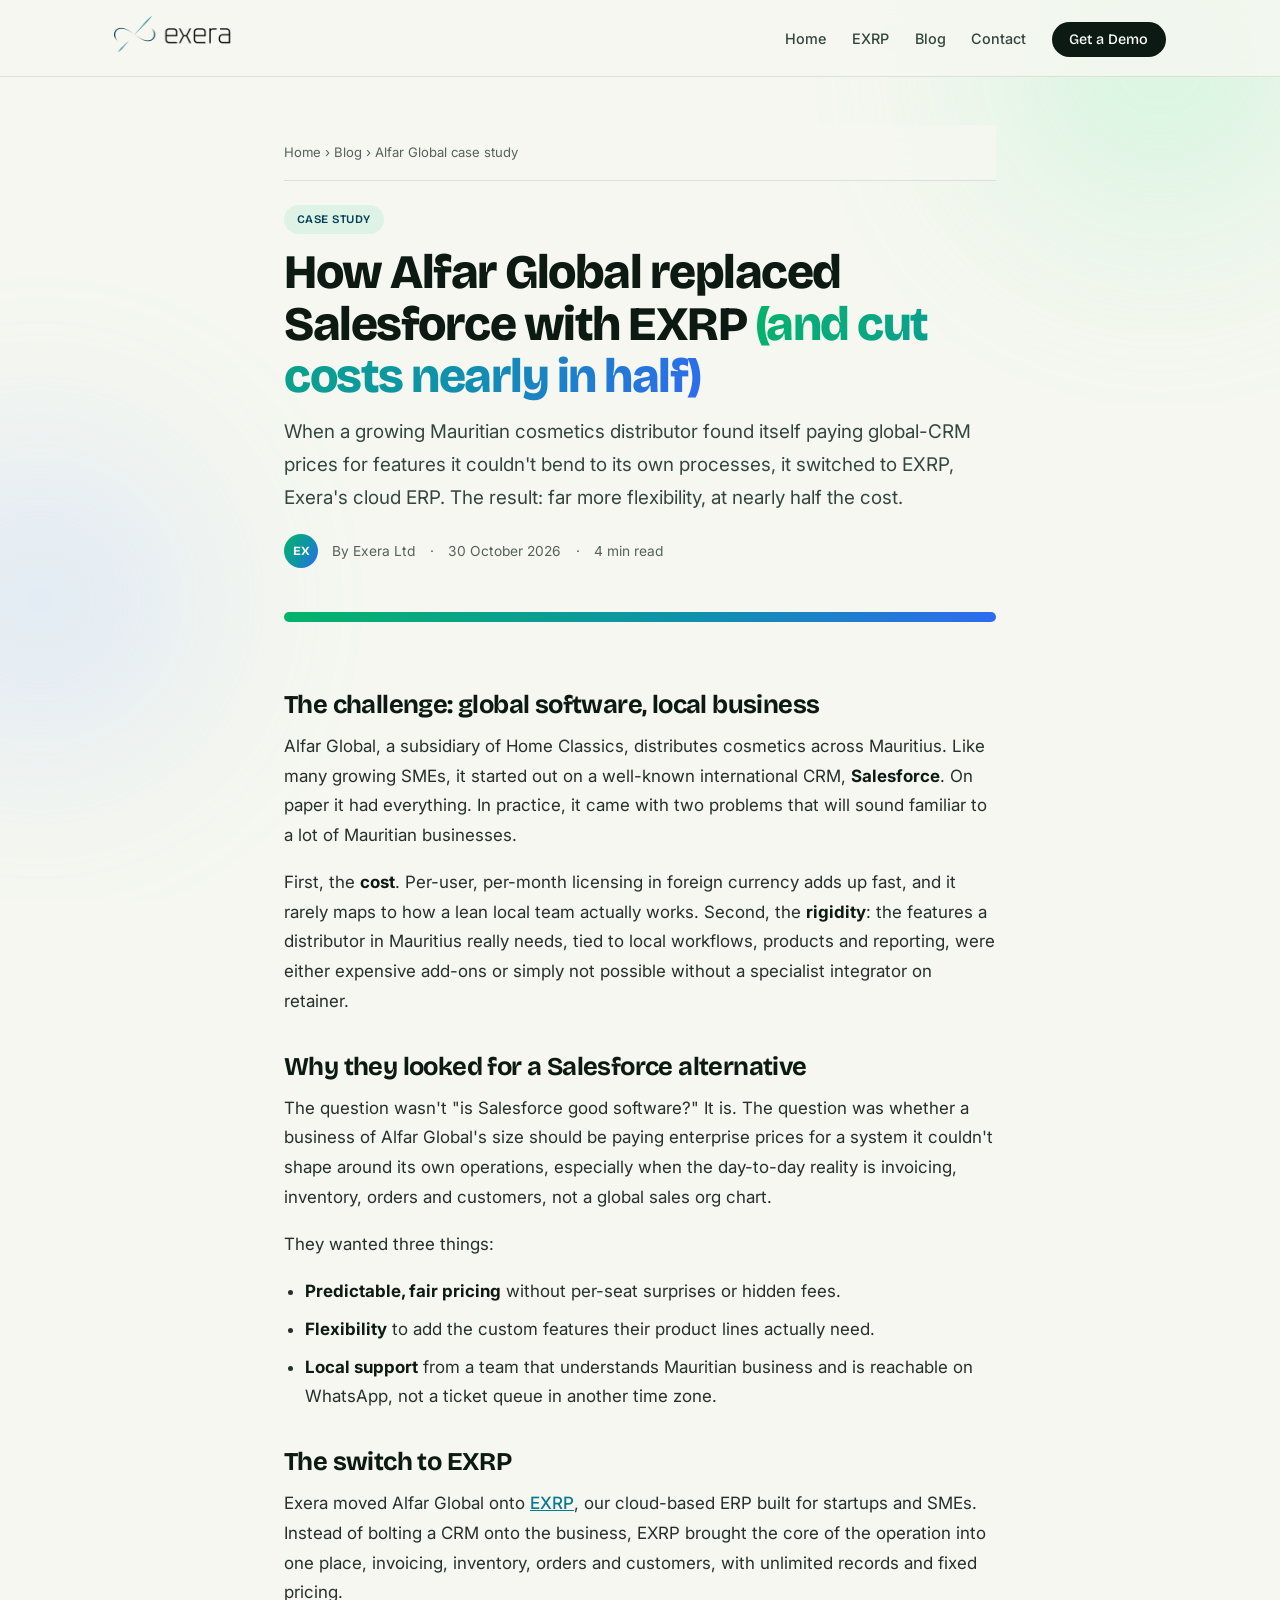
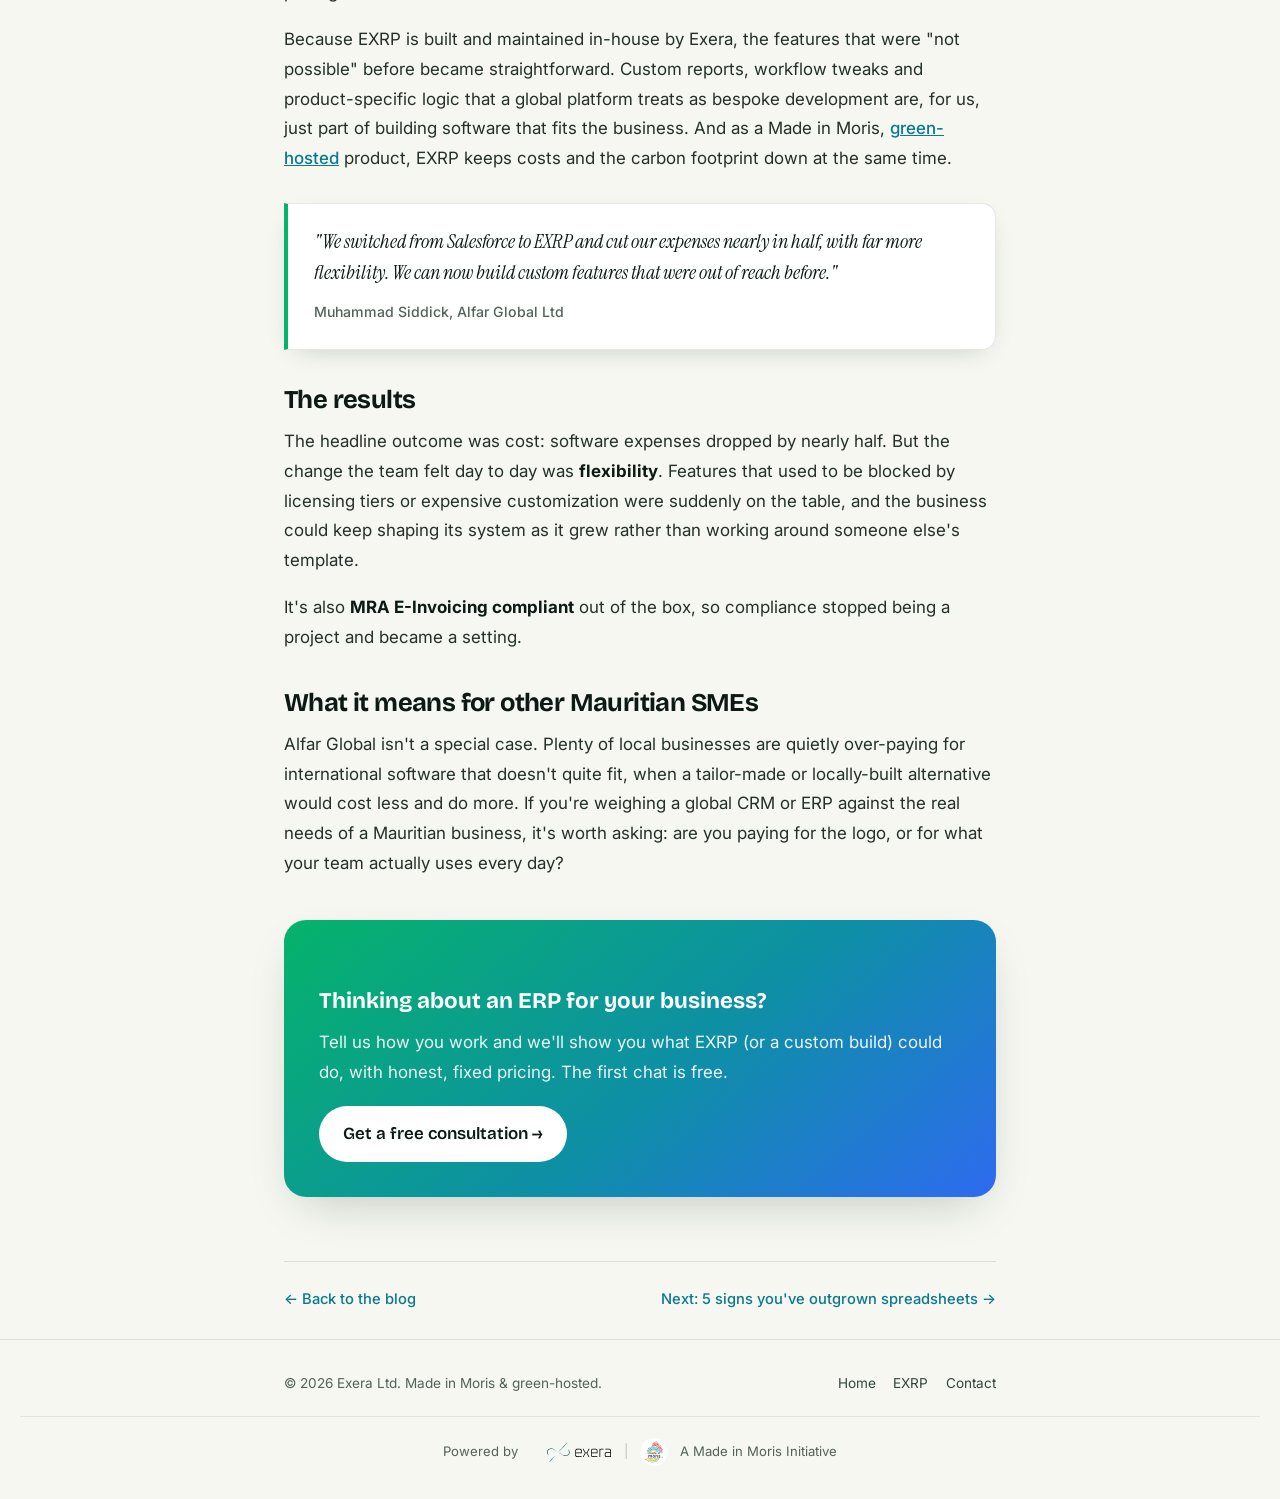
<file: blog/alfar-global-salesforce-to-exrp.html>
<!DOCTYPE html>
<html lang="en">
<head>
    <meta charset="UTF-8">
    <meta name="viewport" content="width=device-width, initial-scale=1.0">
    <title>How Alfar Global Replaced Salesforce with EXRP | Exera Case Study</title>
    <meta name="description" content="A Mauritian cosmetics distributor replaced Salesforce with EXRP, Exera's cloud ERP, cutting software costs nearly in half while gaining the flexibility to build custom features. Here's the story.">
    <link rel="canonical" href="https://exera.mu/blog/alfar-global-salesforce-to-exrp.html">
    <meta name="robots" content="index, follow, max-image-preview:large">
    <meta name="keywords" content="Salesforce alternative Mauritius, ERP for cosmetics distribution, EXRP case study, CRM alternative Mauritius, cloud ERP Mauritius">
    <link rel="icon" type="image/png" href="/favicon.png">
    <meta name="theme-color" content="#F6F8F2">
    <meta property="og:type" content="article">
    <meta property="og:url" content="https://exera.mu/blog/alfar-global-salesforce-to-exrp.html">
    <meta property="og:title" content="How Alfar Global Replaced Salesforce with EXRP">
    <meta property="og:description" content="A Mauritian cosmetics distributor swapped Salesforce for EXRP and cut software costs nearly in half, with far more flexibility.">
    <meta property="og:image" content="https://exera.mu/og-image.png">
    <meta property="article:published_time" content="2026-10-30">
    <meta name="twitter:card" content="summary_large_image">
    <meta name="twitter:image" content="https://exera.mu/og-image.png">

    <link rel="preconnect" href="https://fonts.googleapis.com">
    <link rel="preconnect" href="https://fonts.gstatic.com" crossorigin>
    <link rel="preload" as="style" href="https://fonts.googleapis.com/css2?family=Bricolage+Grotesque:opsz,wght@12..96,600;12..96,700;12..96,800&family=Instrument+Serif:ital@0;1&family=Inter:wght@400;500;600&display=swap" onload="this.onload=null;this.rel='stylesheet'">
    <noscript><link rel="stylesheet" href="https://fonts.googleapis.com/css2?family=Bricolage+Grotesque:opsz,wght@12..96,600;12..96,700;12..96,800&family=Instrument+Serif:ital@0;1&family=Inter:wght@400;500;600&display=swap"></noscript>
    <link rel="stylesheet" href="/blog/blog.css">

    <script type="application/ld+json">
    {
        "@context": "https://schema.org", "@type": "BlogPosting",
        "headline": "How Alfar Global replaced Salesforce with EXRP (and cut costs nearly in half)",
        "description": "A Mauritian cosmetics distributor replaced Salesforce with EXRP, Exera's cloud ERP, cutting software costs nearly in half while gaining the flexibility to build custom features.",
        "image": "https://exera.mu/og-image.png",
        "datePublished": "2026-10-30", "dateModified": "2026-10-30",
        "author": { "@type": "Organization", "name": "Exera Ltd", "url": "https://exera.mu" },
        "publisher": { "@id": "https://exera.mu/#organization" },
        "mainEntityOfPage": { "@type": "WebPage", "@id": "https://exera.mu/blog/alfar-global-salesforce-to-exrp.html" },
        "articleSection": "Case Study",
        "about": { "@type": "SoftwareApplication", "name": "EXRP", "url": "https://exera.mu/exrp/" }
    }
    </script>
    <script type="application/ld+json">
    {
        "@context": "https://schema.org", "@type": "BreadcrumbList",
        "itemListElement": [
            { "@type": "ListItem", "position": 1, "name": "Home", "item": "https://exera.mu/" },
            { "@type": "ListItem", "position": 2, "name": "Blog", "item": "https://exera.mu/blog/" },
            { "@type": "ListItem", "position": 3, "name": "Alfar Global case study", "item": "https://exera.mu/blog/alfar-global-salesforce-to-exrp.html" }
        ]
    }
    </script>
</head>
<body>
    <div class="aurora" aria-hidden="true"><div class="blob b1"></div><div class="blob b2"></div></div>
    <nav>
        <div class="nav-in">
            <a href="/" aria-label="Exera home"><img src="/logo.webp" alt="Exera Ltd"></a>
            <ul class="nav-links">
                <li><a href="/">Home</a></li>
                <li><a href="/exrp/">EXRP</a></li>
                <li><a href="/blog/">Blog</a></li>
                <li><a href="/contact.html">Contact</a></li>
                <li><a href="/contact.html" class="nav-cta">Get a Demo</a></li>
            </ul>
        </div>
    </nav>

    <main>
        <div class="wrap">
            <header class="post-head">
                <nav class="breadcrumb" aria-label="Breadcrumb"><a href="/">Home</a> › <a href="/blog/">Blog</a> › Alfar Global case study</nav>
                <span class="badge">Case Study</span>
                <h1>How Alfar Global replaced Salesforce with EXRP <span class="g">(and cut costs nearly in half)</span></h1>
                <p class="lead">When a growing Mauritian cosmetics distributor found itself paying global-CRM prices for features it couldn't bend to its own processes, it switched to EXRP, Exera's cloud ERP. The result: far more flexibility, at nearly half the cost.</p>
                <div class="post-meta">
                    <span class="av">EX</span>
                    <span>By Exera Ltd</span><span>·</span><span>30 October 2026</span><span>·</span><span>4 min read</span>
                </div>
            </header>
            <div class="cover" aria-hidden="true"></div>

            <article>
                <h2>The challenge: global software, local business</h2>
                <p>Alfar Global, a subsidiary of Home Classics, distributes cosmetics across Mauritius. Like many growing SMEs, it started out on a well-known international CRM, <strong>Salesforce</strong>. On paper it had everything. In practice, it came with two problems that will sound familiar to a lot of Mauritian businesses.</p>
                <p>First, the <strong>cost</strong>. Per-user, per-month licensing in foreign currency adds up fast, and it rarely maps to how a lean local team actually works. Second, the <strong>rigidity</strong>: the features a distributor in Mauritius really needs, tied to local workflows, products and reporting, were either expensive add-ons or simply not possible without a specialist integrator on retainer.</p>

                <h2>Why they looked for a Salesforce alternative</h2>
                <p>The question wasn't "is Salesforce good software?" It is. The question was whether a business of Alfar Global's size should be paying enterprise prices for a system it couldn't shape around its own operations, especially when the day-to-day reality is invoicing, inventory, orders and customers, not a global sales org chart.</p>
                <p>They wanted three things:</p>
                <ul>
                    <li><strong>Predictable, fair pricing</strong> without per-seat surprises or hidden fees.</li>
                    <li><strong>Flexibility</strong> to add the custom features their product lines actually need.</li>
                    <li><strong>Local support</strong> from a team that understands Mauritian business and is reachable on WhatsApp, not a ticket queue in another time zone.</li>
                </ul>

                <h2>The switch to EXRP</h2>
                <p>Exera moved Alfar Global onto <a href="/exrp/">EXRP</a>, our cloud-based ERP built for startups and SMEs. Instead of bolting a CRM onto the business, EXRP brought the core of the operation into one place, invoicing, inventory, orders and customers, with unlimited records and fixed pricing.</p>
                <p>Because EXRP is built and maintained in-house by Exera, the features that were "not possible" before became straightforward. Custom reports, workflow tweaks and product-specific logic that a global platform treats as bespoke development are, for us, just part of building software that fits the business. And as a Made in Moris, <a href="/#green">green-hosted</a> product, EXRP keeps costs and the carbon footprint down at the same time.</p>

                <blockquote>
                    <p>"We switched from Salesforce to EXRP and cut our expenses nearly in half, with far more flexibility. We can now build custom features that were out of reach before."</p>
                    <cite>Muhammad Siddick, Alfar Global Ltd</cite>
                </blockquote>

                <h2>The results</h2>
                <p>The headline outcome was cost: software expenses dropped by nearly half. But the change the team felt day to day was <strong>flexibility</strong>. Features that used to be blocked by licensing tiers or expensive customization were suddenly on the table, and the business could keep shaping its system as it grew rather than working around someone else's template.</p>
                <p>It's also <strong>MRA E-Invoicing compliant</strong> out of the box, so compliance stopped being a project and became a setting.</p>

                <h2>What it means for other Mauritian SMEs</h2>
                <p>Alfar Global isn't a special case. Plenty of local businesses are quietly over-paying for international software that doesn't quite fit, when a tailor-made or locally-built alternative would cost less and do more. If you're weighing a global CRM or ERP against the real needs of a Mauritian business, it's worth asking: are you paying for the logo, or for what your team actually uses every day?</p>

                <div class="cta-box">
                    <h3>Thinking about an ERP for your business?</h3>
                    <p>Tell us how you work and we'll show you what EXRP (or a custom build) could do, with honest, fixed pricing. The first chat is free.</p>
                    <a href="/contact.html">Get a free consultation →</a>
                </div>
            </article>

            <div class="post-foot">
                <a href="/blog/">← Back to the blog</a>
                <a href="/blog/signs-your-business-needs-an-erp.html">Next: 5 signs you've outgrown spreadsheets →</a>
            </div>
        </div>
    </main>

    <footer>
        <div class="wrap f">
            <span>© <span id="y"></span> Exera Ltd. Made in Moris &amp; green-hosted.</span>
            <span><a href="/">Home</a><a href="/exrp/">EXRP</a><a href="/contact.html">Contact</a></span>
        </div>
                <div style="max-width:1240px;margin:1.3rem auto 0;padding:1.2rem 24px 0;border-top:1px solid rgba(12,26,19,0.08);display:flex;align-items:center;justify-content:center;gap:0.7rem;flex-wrap:wrap;font-size:0.82rem;color:#556259;">
                <span>Powered by</span>
                <a href="https://exera.mu/?utm_source=exera.mu" target="_blank" rel="noopener" aria-label="Visit Exera (opens in a new tab)" style="display:inline-flex;"><img src="/exera-logo.svg" alt="Exera" style="height:20px;width:auto;display:block;"></a>
                <span aria-hidden="true" style="opacity:0.35;">|</span>
                <img src="/made-in-moris.svg" alt="Made in Moris" style="height:30px;width:auto;display:block;">
                <span>A Made in Moris Initiative</span>
            </div>
        </footer>
    <script>document.getElementById('y').textContent=new Date().getFullYear();</script>
</body>
</html>
</file>
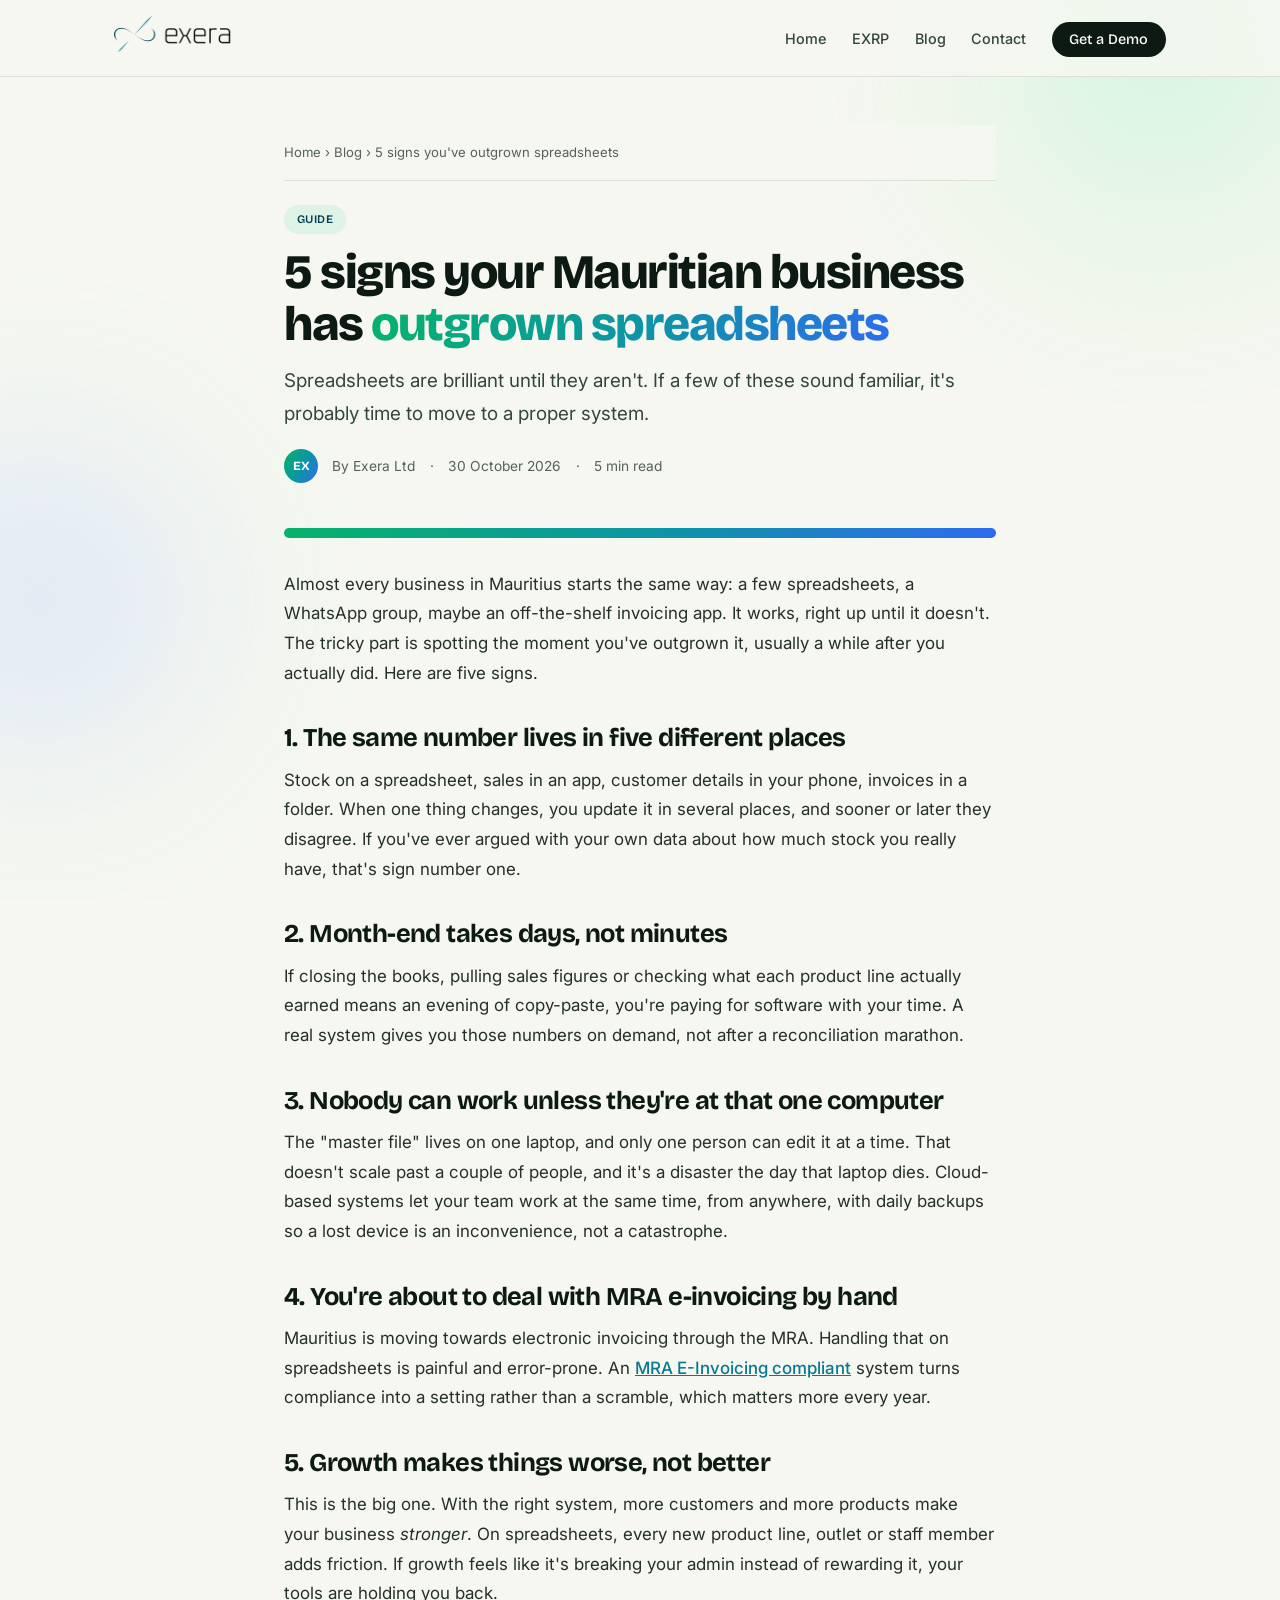
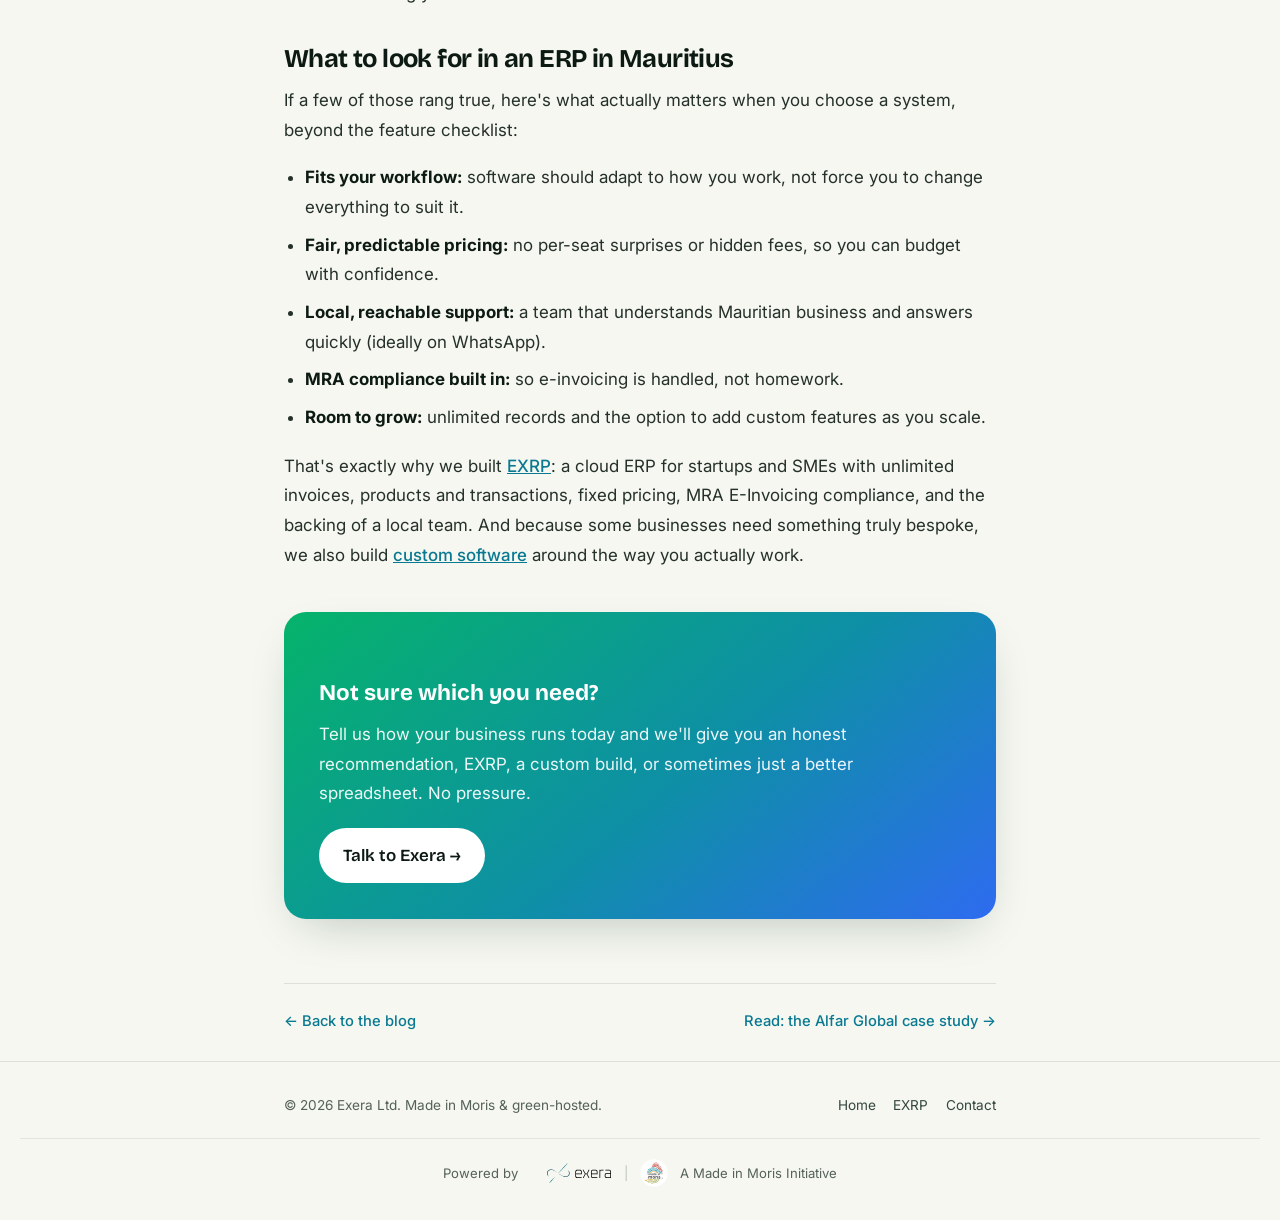
<file: blog/signs-your-business-needs-an-erp.html>
<!DOCTYPE html>
<html lang="en">
<head>
    <meta charset="UTF-8">
    <meta name="viewport" content="width=device-width, initial-scale=1.0">
    <title>5 Signs Your Mauritian Business Has Outgrown Spreadsheets | Exera</title>
    <meta name="description" content="Still running your business on spreadsheets and disconnected apps? Here are 5 clear signs it's time to move to an ERP in Mauritius, and what to look for when you do.">
    <link rel="canonical" href="https://exera.mu/blog/signs-your-business-needs-an-erp.html">
    <meta name="robots" content="index, follow, max-image-preview:large">
    <meta name="keywords" content="ERP Mauritius, when to get an ERP, spreadsheets to ERP, business software Mauritius, inventory software Mauritius, MRA e-invoicing">
    <link rel="icon" type="image/png" href="/favicon.png">
    <meta name="theme-color" content="#F6F8F2">
    <meta property="og:type" content="article">
    <meta property="og:url" content="https://exera.mu/blog/signs-your-business-needs-an-erp.html">
    <meta property="og:title" content="5 Signs Your Mauritian Business Has Outgrown Spreadsheets">
    <meta property="og:description" content="Five clear signs it's time to move from spreadsheets to an ERP, and what to look for in Mauritius.">
    <meta property="og:image" content="https://exera.mu/og-image.png">
    <meta property="article:published_time" content="2026-10-30">
    <meta name="twitter:card" content="summary_large_image">
    <meta name="twitter:image" content="https://exera.mu/og-image.png">

    <link rel="preconnect" href="https://fonts.googleapis.com">
    <link rel="preconnect" href="https://fonts.gstatic.com" crossorigin>
    <link rel="preload" as="style" href="https://fonts.googleapis.com/css2?family=Bricolage+Grotesque:opsz,wght@12..96,600;12..96,700;12..96,800&family=Instrument+Serif:ital@0;1&family=Inter:wght@400;500;600&display=swap" onload="this.onload=null;this.rel='stylesheet'">
    <noscript><link rel="stylesheet" href="https://fonts.googleapis.com/css2?family=Bricolage+Grotesque:opsz,wght@12..96,600;12..96,700;12..96,800&family=Instrument+Serif:ital@0;1&family=Inter:wght@400;500;600&display=swap"></noscript>
    <link rel="stylesheet" href="/blog/blog.css">

    <script type="application/ld+json">
    {
        "@context": "https://schema.org", "@type": "BlogPosting",
        "headline": "5 signs your Mauritian business has outgrown spreadsheets",
        "description": "Five clear signs it's time to move from spreadsheets to an ERP in Mauritius, and what to look for when you do.",
        "image": "https://exera.mu/og-image.png",
        "datePublished": "2026-10-30", "dateModified": "2026-10-30",
        "author": { "@type": "Organization", "name": "Exera Ltd", "url": "https://exera.mu" },
        "publisher": { "@id": "https://exera.mu/#organization" },
        "mainEntityOfPage": { "@type": "WebPage", "@id": "https://exera.mu/blog/signs-your-business-needs-an-erp.html" },
        "articleSection": "Guide"
    }
    </script>
    <script type="application/ld+json">
    {
        "@context": "https://schema.org", "@type": "BreadcrumbList",
        "itemListElement": [
            { "@type": "ListItem", "position": 1, "name": "Home", "item": "https://exera.mu/" },
            { "@type": "ListItem", "position": 2, "name": "Blog", "item": "https://exera.mu/blog/" },
            { "@type": "ListItem", "position": 3, "name": "5 signs you've outgrown spreadsheets", "item": "https://exera.mu/blog/signs-your-business-needs-an-erp.html" }
        ]
    }
    </script>
</head>
<body>
    <div class="aurora" aria-hidden="true"><div class="blob b1"></div><div class="blob b2"></div></div>
    <nav>
        <div class="nav-in">
            <a href="/" aria-label="Exera home"><img src="/logo.webp" alt="Exera Ltd"></a>
            <ul class="nav-links">
                <li><a href="/">Home</a></li>
                <li><a href="/exrp/">EXRP</a></li>
                <li><a href="/blog/">Blog</a></li>
                <li><a href="/contact.html">Contact</a></li>
                <li><a href="/contact.html" class="nav-cta">Get a Demo</a></li>
            </ul>
        </div>
    </nav>

    <main>
        <div class="wrap">
            <header class="post-head">
                <nav class="breadcrumb" aria-label="Breadcrumb"><a href="/">Home</a> › <a href="/blog/">Blog</a> › 5 signs you've outgrown spreadsheets</nav>
                <span class="badge">Guide</span>
                <h1>5 signs your Mauritian business has <span class="g">outgrown spreadsheets</span></h1>
                <p class="lead">Spreadsheets are brilliant until they aren't. If a few of these sound familiar, it's probably time to move to a proper system.</p>
                <div class="post-meta">
                    <span class="av">EX</span>
                    <span>By Exera Ltd</span><span>·</span><span>30 October 2026</span><span>·</span><span>5 min read</span>
                </div>
            </header>
            <div class="cover" aria-hidden="true"></div>

            <article>
                <p>Almost every business in Mauritius starts the same way: a few spreadsheets, a WhatsApp group, maybe an off-the-shelf invoicing app. It works, right up until it doesn't. The tricky part is spotting the moment you've outgrown it, usually a while after you actually did. Here are five signs.</p>

                <h2>1. The same number lives in five different places</h2>
                <p>Stock on a spreadsheet, sales in an app, customer details in your phone, invoices in a folder. When one thing changes, you update it in several places, and sooner or later they disagree. If you've ever argued with your own data about how much stock you really have, that's sign number one.</p>

                <h2>2. Month-end takes days, not minutes</h2>
                <p>If closing the books, pulling sales figures or checking what each product line actually earned means an evening of copy-paste, you're paying for software with your time. A real system gives you those numbers on demand, not after a reconciliation marathon.</p>

                <h2>3. Nobody can work unless they're at that one computer</h2>
                <p>The "master file" lives on one laptop, and only one person can edit it at a time. That doesn't scale past a couple of people, and it's a disaster the day that laptop dies. Cloud-based systems let your team work at the same time, from anywhere, with daily backups so a lost device is an inconvenience, not a catastrophe.</p>

                <h2>4. You're about to deal with MRA e-invoicing by hand</h2>
                <p>Mauritius is moving towards electronic invoicing through the MRA. Handling that on spreadsheets is painful and error-prone. An <a href="/exrp/">MRA E-Invoicing compliant</a> system turns compliance into a setting rather than a scramble, which matters more every year.</p>

                <h2>5. Growth makes things worse, not better</h2>
                <p>This is the big one. With the right system, more customers and more products make your business <em>stronger</em>. On spreadsheets, every new product line, outlet or staff member adds friction. If growth feels like it's breaking your admin instead of rewarding it, your tools are holding you back.</p>

                <h2>What to look for in an ERP in Mauritius</h2>
                <p>If a few of those rang true, here's what actually matters when you choose a system, beyond the feature checklist:</p>
                <ul>
                    <li><strong>Fits your workflow:</strong> software should adapt to how you work, not force you to change everything to suit it.</li>
                    <li><strong>Fair, predictable pricing:</strong> no per-seat surprises or hidden fees, so you can budget with confidence.</li>
                    <li><strong>Local, reachable support:</strong> a team that understands Mauritian business and answers quickly (ideally on WhatsApp).</li>
                    <li><strong>MRA compliance built in:</strong> so e-invoicing is handled, not homework.</li>
                    <li><strong>Room to grow:</strong> unlimited records and the option to add custom features as you scale.</li>
                </ul>
                <p>That's exactly why we built <a href="/exrp/">EXRP</a>: a cloud ERP for startups and SMEs with unlimited invoices, products and transactions, fixed pricing, MRA E-Invoicing compliance, and the backing of a local team. And because some businesses need something truly bespoke, we also build <a href="/#services">custom software</a> around the way you actually work.</p>

                <div class="cta-box">
                    <h3>Not sure which you need?</h3>
                    <p>Tell us how your business runs today and we'll give you an honest recommendation, EXRP, a custom build, or sometimes just a better spreadsheet. No pressure.</p>
                    <a href="/contact.html">Talk to Exera →</a>
                </div>
            </article>

            <div class="post-foot">
                <a href="/blog/">← Back to the blog</a>
                <a href="/blog/alfar-global-salesforce-to-exrp.html">Read: the Alfar Global case study →</a>
            </div>
        </div>
    </main>

    <footer>
        <div class="wrap f">
            <span>© <span id="y"></span> Exera Ltd. Made in Moris &amp; green-hosted.</span>
            <span><a href="/">Home</a><a href="/exrp/">EXRP</a><a href="/contact.html">Contact</a></span>
        </div>
                <div style="max-width:1240px;margin:1.3rem auto 0;padding:1.2rem 24px 0;border-top:1px solid rgba(12,26,19,0.08);display:flex;align-items:center;justify-content:center;gap:0.7rem;flex-wrap:wrap;font-size:0.82rem;color:#556259;">
                <span>Powered by</span>
                <a href="https://exera.mu/?utm_source=exera.mu" target="_blank" rel="noopener" aria-label="Visit Exera (opens in a new tab)" style="display:inline-flex;"><img src="/exera-logo.svg" alt="Exera" style="height:20px;width:auto;display:block;"></a>
                <span aria-hidden="true" style="opacity:0.35;">|</span>
                <img src="/made-in-moris.svg" alt="Made in Moris" style="height:30px;width:auto;display:block;">
                <span>A Made in Moris Initiative</span>
            </div>
        </footer>
    <script>document.getElementById('y').textContent=new Date().getFullYear();</script>
</body>
</html>
</file>
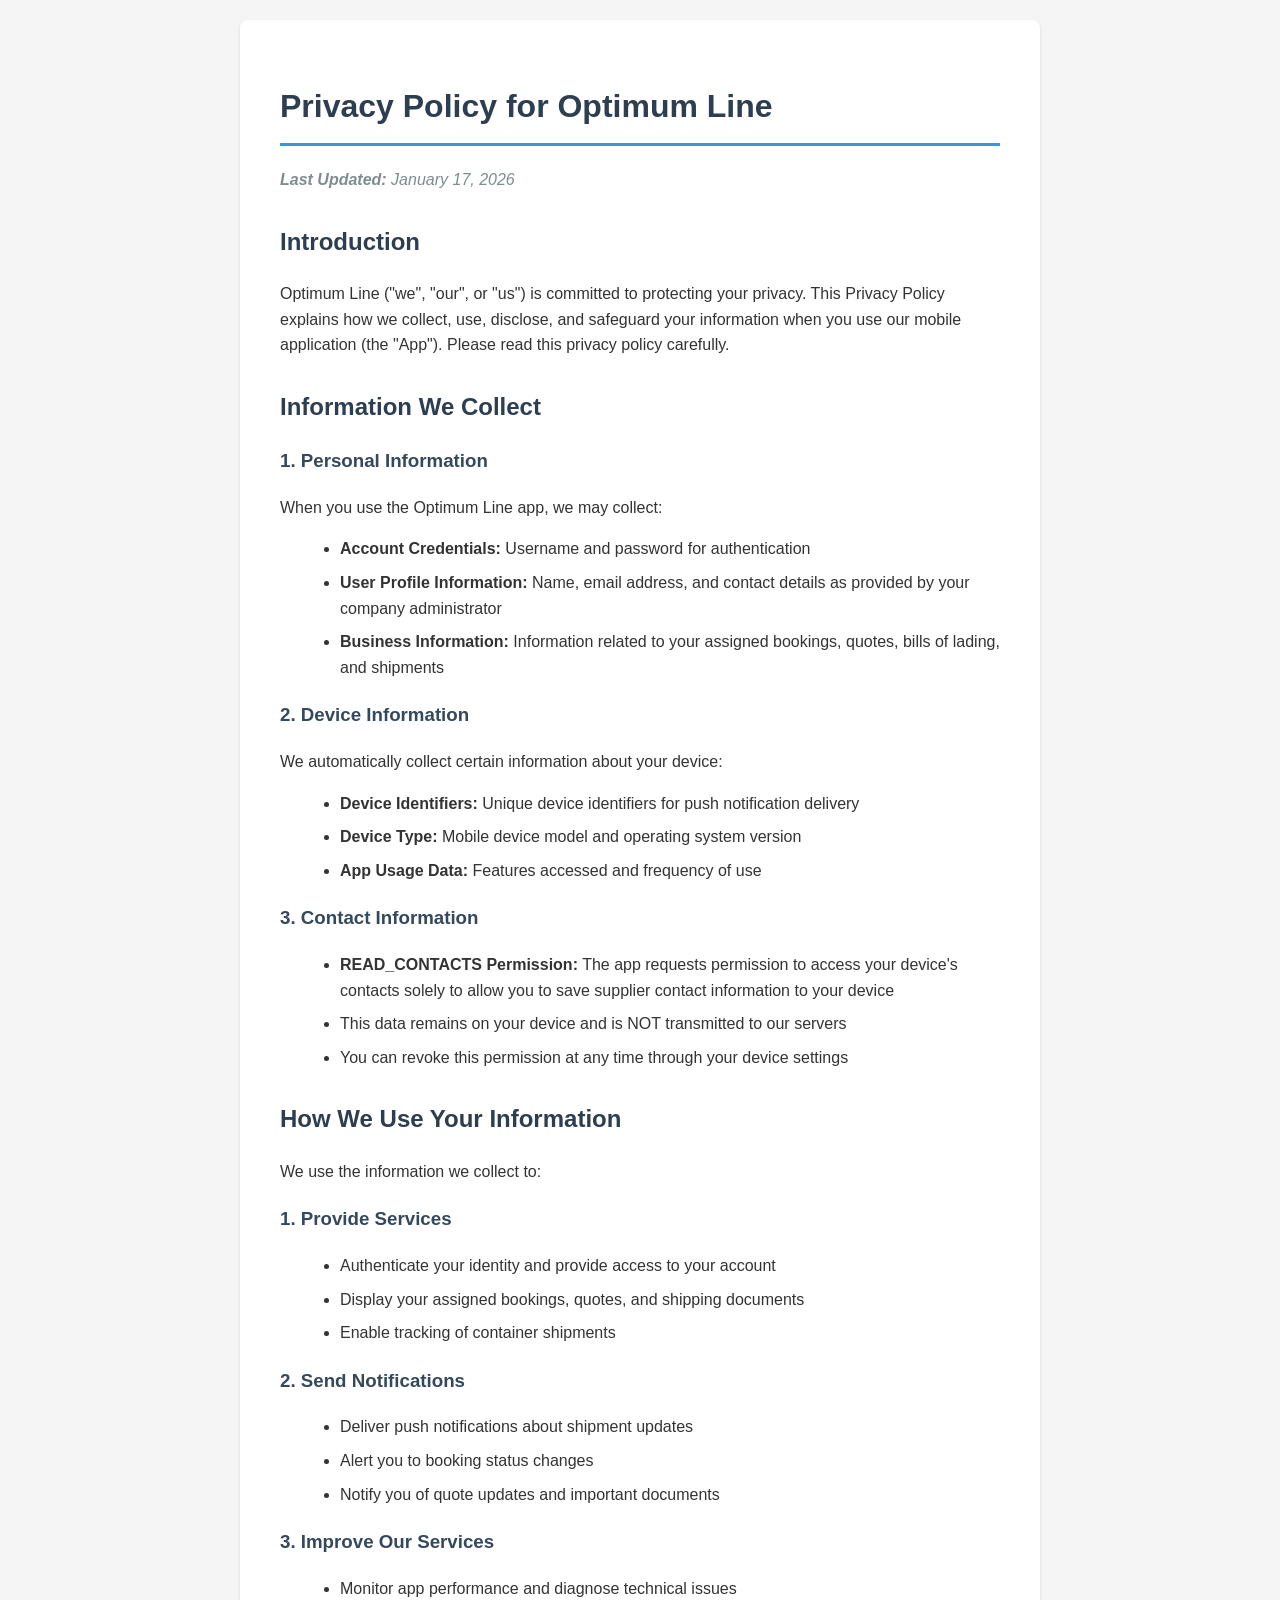
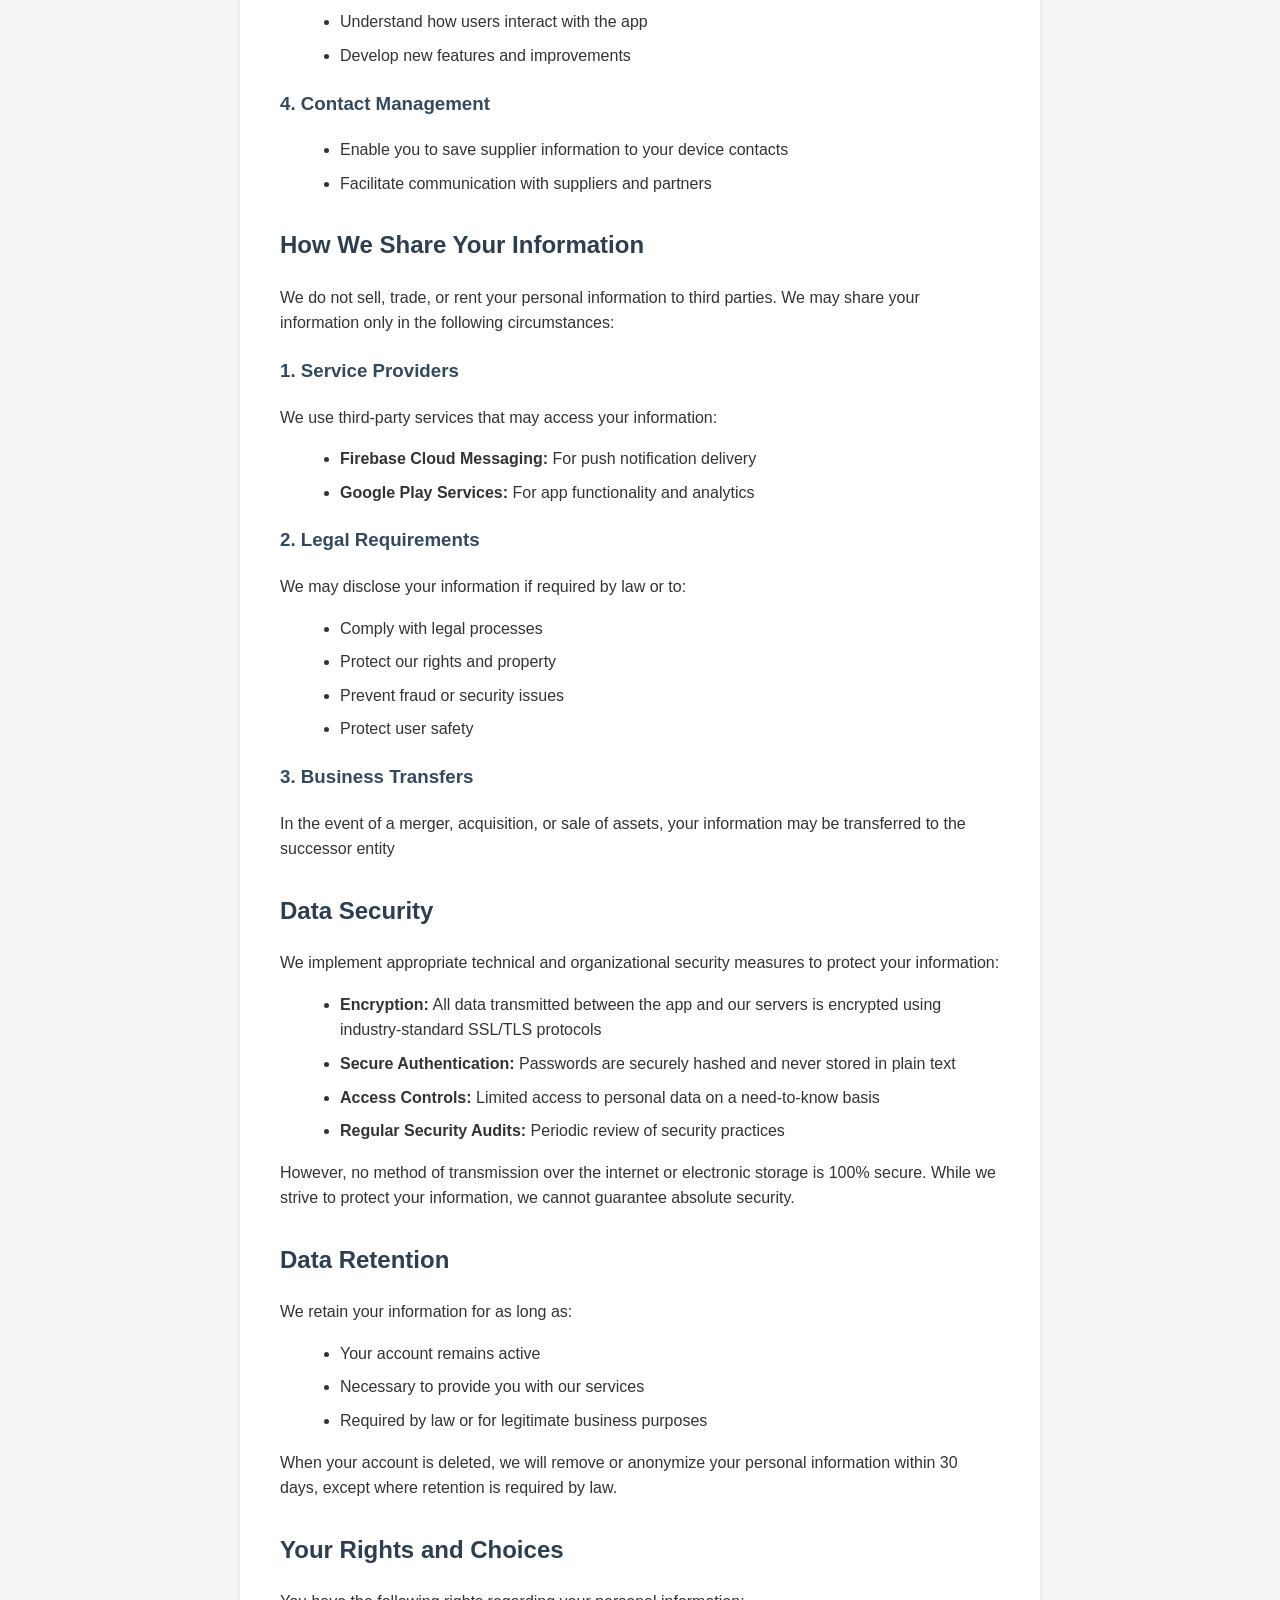
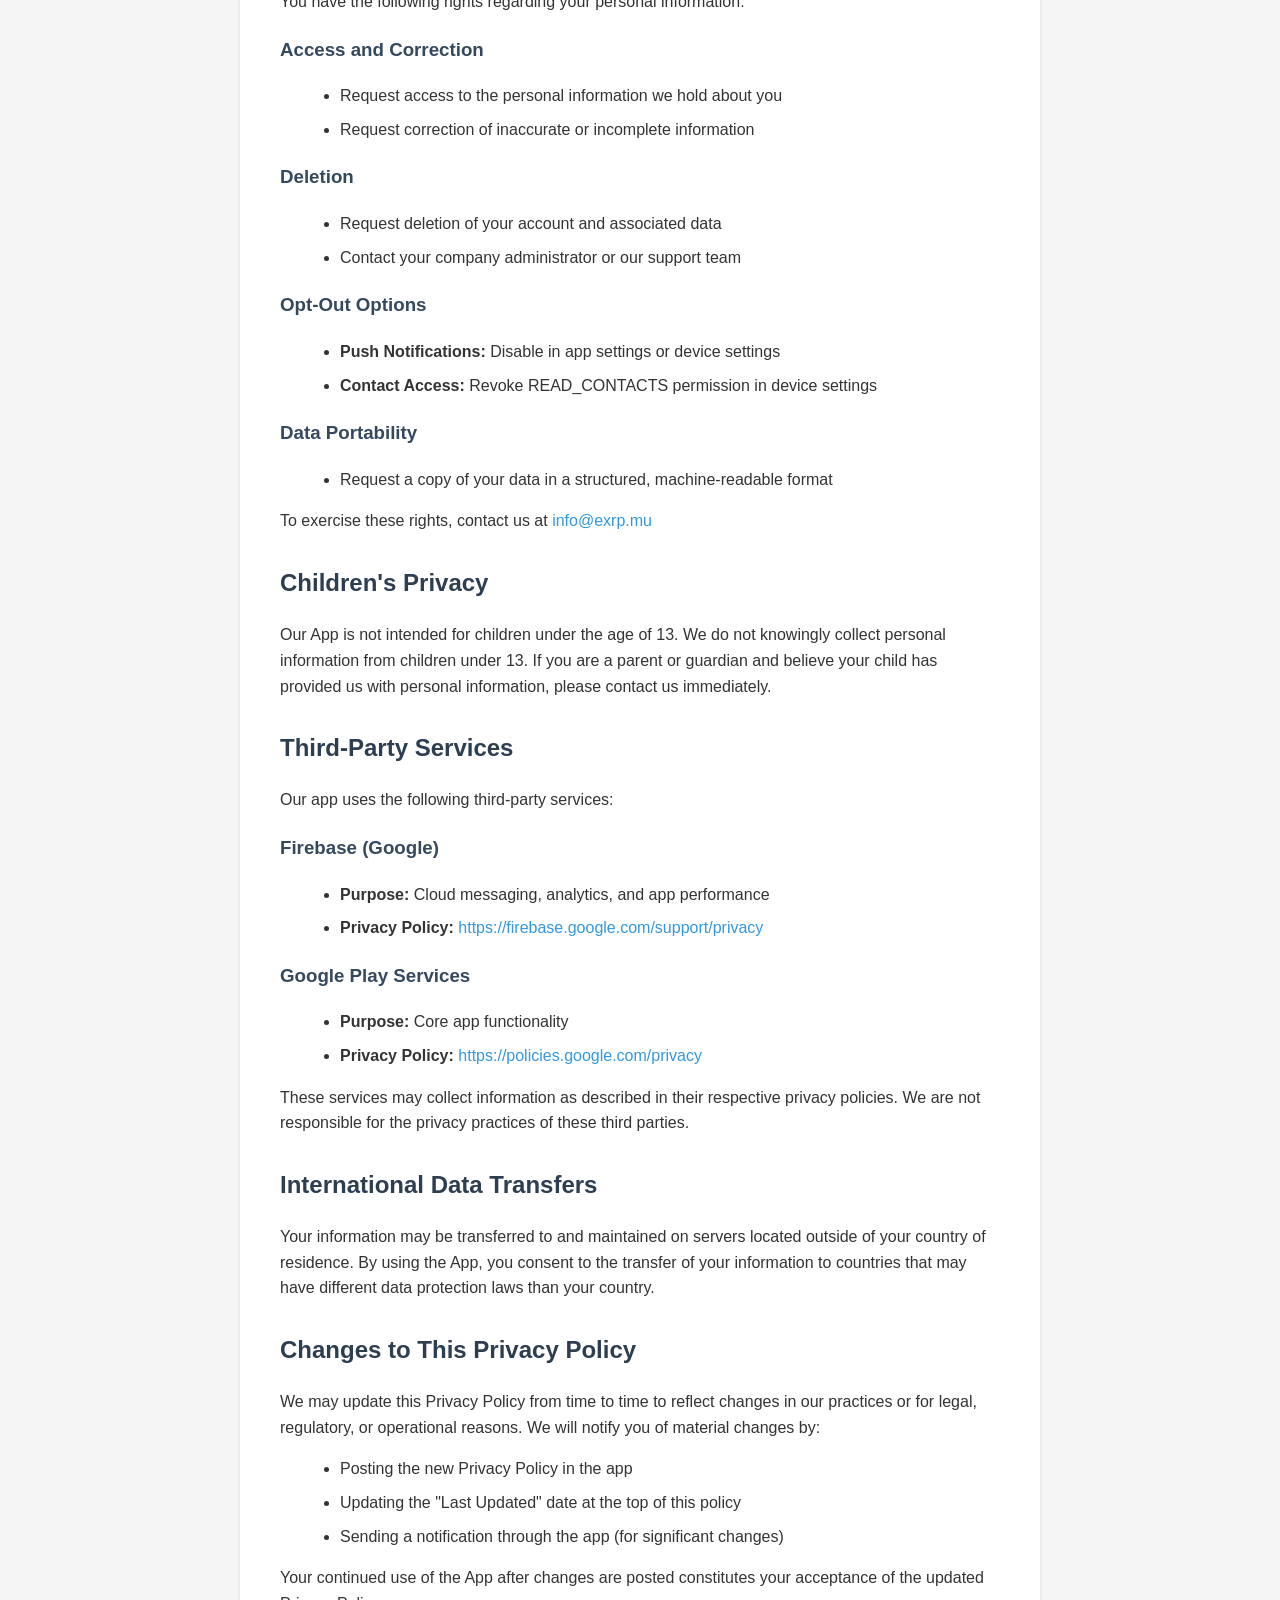
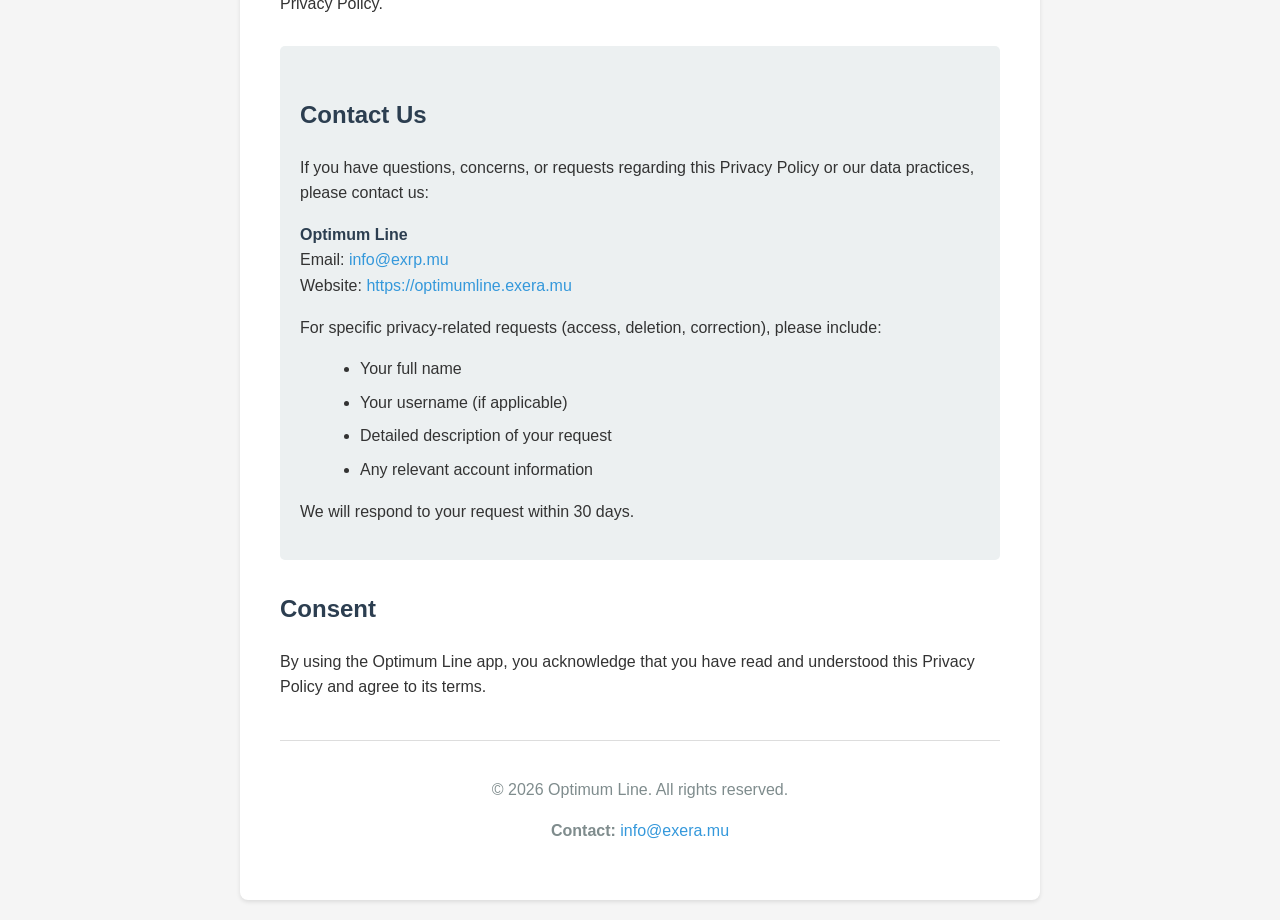
<file: optimumline/privacy-policy.html>
<!DOCTYPE html>
<html lang="en">
<head>
    <meta charset="UTF-8">
    <meta name="viewport" content="width=device-width, initial-scale=1.0">
    <title>Privacy Policy - Optimum Line</title>
    <style>
        body {
            font-family: -apple-system, BlinkMacSystemFont, 'Segoe UI', Roboto, 'Helvetica Neue', Arial, sans-serif;
            line-height: 1.6;
            color: #333;
            max-width: 800px;
            margin: 0 auto;
            padding: 20px;
            background-color: #f5f5f5;
        }
        .container {
            background-color: white;
            padding: 40px;
            border-radius: 8px;
            box-shadow: 0 2px 4px rgba(0,0,0,0.1);
        }
        h1 {
            color: #2C3E50;
            border-bottom: 3px solid #3498db;
            padding-bottom: 10px;
        }
        h2 {
            color: #2C3E50;
            margin-top: 30px;
        }
        h3 {
            color: #34495e;
            margin-top: 20px;
        }
        .last-updated {
            color: #7f8c8d;
            font-style: italic;
            margin-bottom: 30px;
        }
        .contact-info {
            background-color: #ecf0f1;
            padding: 20px;
            border-radius: 5px;
            margin-top: 30px;
        }
        .contact-info strong {
            color: #2C3E50;
        }
        ul {
            margin-left: 20px;
        }
        li {
            margin-bottom: 8px;
        }
        a {
            color: #3498db;
            text-decoration: none;
        }
        a:hover {
            text-decoration: underline;
        }
        .footer {
            text-align: center;
            margin-top: 40px;
            padding-top: 20px;
            border-top: 1px solid #ddd;
            color: #7f8c8d;
        }
    </style>
</head>
<body>
    <div class="container">
        <h1>Privacy Policy for Optimum Line</h1>
        <p class="last-updated"><strong>Last Updated:</strong> January 17, 2026</p>

        <h2>Introduction</h2>
        <p>Optimum Line ("we", "our", or "us") is committed to protecting your privacy. This Privacy Policy explains how we collect, use, disclose, and safeguard your information when you use our mobile application (the "App"). Please read this privacy policy carefully.</p>

        <h2>Information We Collect</h2>

        <h3>1. Personal Information</h3>
        <p>When you use the Optimum Line app, we may collect:</p>
        <ul>
            <li><strong>Account Credentials:</strong> Username and password for authentication</li>
            <li><strong>User Profile Information:</strong> Name, email address, and contact details as provided by your company administrator</li>
            <li><strong>Business Information:</strong> Information related to your assigned bookings, quotes, bills of lading, and shipments</li>
        </ul>

        <h3>2. Device Information</h3>
        <p>We automatically collect certain information about your device:</p>
        <ul>
            <li><strong>Device Identifiers:</strong> Unique device identifiers for push notification delivery</li>
            <li><strong>Device Type:</strong> Mobile device model and operating system version</li>
            <li><strong>App Usage Data:</strong> Features accessed and frequency of use</li>
        </ul>

        <h3>3. Contact Information</h3>
        <ul>
            <li><strong>READ_CONTACTS Permission:</strong> The app requests permission to access your device's contacts solely to allow you to save supplier contact information to your device</li>
            <li>This data remains on your device and is NOT transmitted to our servers</li>
            <li>You can revoke this permission at any time through your device settings</li>
        </ul>

        <h2>How We Use Your Information</h2>
        <p>We use the information we collect to:</p>

        <h3>1. Provide Services</h3>
        <ul>
            <li>Authenticate your identity and provide access to your account</li>
            <li>Display your assigned bookings, quotes, and shipping documents</li>
            <li>Enable tracking of container shipments</li>
        </ul>

        <h3>2. Send Notifications</h3>
        <ul>
            <li>Deliver push notifications about shipment updates</li>
            <li>Alert you to booking status changes</li>
            <li>Notify you of quote updates and important documents</li>
        </ul>

        <h3>3. Improve Our Services</h3>
        <ul>
            <li>Monitor app performance and diagnose technical issues</li>
            <li>Understand how users interact with the app</li>
            <li>Develop new features and improvements</li>
        </ul>

        <h3>4. Contact Management</h3>
        <ul>
            <li>Enable you to save supplier information to your device contacts</li>
            <li>Facilitate communication with suppliers and partners</li>
        </ul>

        <h2>How We Share Your Information</h2>
        <p>We do not sell, trade, or rent your personal information to third parties. We may share your information only in the following circumstances:</p>

        <h3>1. Service Providers</h3>
        <p>We use third-party services that may access your information:</p>
        <ul>
            <li><strong>Firebase Cloud Messaging:</strong> For push notification delivery</li>
            <li><strong>Google Play Services:</strong> For app functionality and analytics</li>
        </ul>

        <h3>2. Legal Requirements</h3>
        <p>We may disclose your information if required by law or to:</p>
        <ul>
            <li>Comply with legal processes</li>
            <li>Protect our rights and property</li>
            <li>Prevent fraud or security issues</li>
            <li>Protect user safety</li>
        </ul>

        <h3>3. Business Transfers</h3>
        <p>In the event of a merger, acquisition, or sale of assets, your information may be transferred to the successor entity</p>

        <h2>Data Security</h2>
        <p>We implement appropriate technical and organizational security measures to protect your information:</p>
        <ul>
            <li><strong>Encryption:</strong> All data transmitted between the app and our servers is encrypted using industry-standard SSL/TLS protocols</li>
            <li><strong>Secure Authentication:</strong> Passwords are securely hashed and never stored in plain text</li>
            <li><strong>Access Controls:</strong> Limited access to personal data on a need-to-know basis</li>
            <li><strong>Regular Security Audits:</strong> Periodic review of security practices</li>
        </ul>
        <p>However, no method of transmission over the internet or electronic storage is 100% secure. While we strive to protect your information, we cannot guarantee absolute security.</p>

        <h2>Data Retention</h2>
        <p>We retain your information for as long as:</p>
        <ul>
            <li>Your account remains active</li>
            <li>Necessary to provide you with our services</li>
            <li>Required by law or for legitimate business purposes</li>
        </ul>
        <p>When your account is deleted, we will remove or anonymize your personal information within 30 days, except where retention is required by law.</p>

        <h2>Your Rights and Choices</h2>
        <p>You have the following rights regarding your personal information:</p>

        <h3>Access and Correction</h3>
        <ul>
            <li>Request access to the personal information we hold about you</li>
            <li>Request correction of inaccurate or incomplete information</li>
        </ul>

        <h3>Deletion</h3>
        <ul>
            <li>Request deletion of your account and associated data</li>
            <li>Contact your company administrator or our support team</li>
        </ul>

        <h3>Opt-Out Options</h3>
        <ul>
            <li><strong>Push Notifications:</strong> Disable in app settings or device settings</li>
            <li><strong>Contact Access:</strong> Revoke READ_CONTACTS permission in device settings</li>
        </ul>

        <h3>Data Portability</h3>
        <ul>
            <li>Request a copy of your data in a structured, machine-readable format</li>
        </ul>

        <p>To exercise these rights, contact us at <a href="mailto:info@exrp.mu">info@exrp.mu</a></p>

        <h2>Children's Privacy</h2>
        <p>Our App is not intended for children under the age of 13. We do not knowingly collect personal information from children under 13. If you are a parent or guardian and believe your child has provided us with personal information, please contact us immediately.</p>

        <h2>Third-Party Services</h2>
        <p>Our app uses the following third-party services:</p>

        <h3>Firebase (Google)</h3>
        <ul>
            <li><strong>Purpose:</strong> Cloud messaging, analytics, and app performance</li>
            <li><strong>Privacy Policy:</strong> <a href="https://firebase.google.com/support/privacy" target="_blank">https://firebase.google.com/support/privacy</a></li>
        </ul>

        <h3>Google Play Services</h3>
        <ul>
            <li><strong>Purpose:</strong> Core app functionality</li>
            <li><strong>Privacy Policy:</strong> <a href="https://policies.google.com/privacy" target="_blank">https://policies.google.com/privacy</a></li>
        </ul>

        <p>These services may collect information as described in their respective privacy policies. We are not responsible for the privacy practices of these third parties.</p>

        <h2>International Data Transfers</h2>
        <p>Your information may be transferred to and maintained on servers located outside of your country of residence. By using the App, you consent to the transfer of your information to countries that may have different data protection laws than your country.</p>

        <h2>Changes to This Privacy Policy</h2>
        <p>We may update this Privacy Policy from time to time to reflect changes in our practices or for legal, regulatory, or operational reasons. We will notify you of material changes by:</p>
        <ul>
            <li>Posting the new Privacy Policy in the app</li>
            <li>Updating the "Last Updated" date at the top of this policy</li>
            <li>Sending a notification through the app (for significant changes)</li>
        </ul>
        <p>Your continued use of the App after changes are posted constitutes your acceptance of the updated Privacy Policy.</p>

        <div class="contact-info">
            <h2>Contact Us</h2>
            <p>If you have questions, concerns, or requests regarding this Privacy Policy or our data practices, please contact us:</p>
            <p>
                <strong>Optimum Line</strong><br>
                Email: <a href="mailto:info@exrp.mu">info@exrp.mu</a><br>
                Website: <a href="https://optimumline.exera.mu">https://optimumline.exera.mu</a>
            </p>
            <p>For specific privacy-related requests (access, deletion, correction), please include:</p>
            <ul>
                <li>Your full name</li>
                <li>Your username (if applicable)</li>
                <li>Detailed description of your request</li>
                <li>Any relevant account information</li>
            </ul>
            <p>We will respond to your request within 30 days.</p>
        </div>

        <h2>Consent</h2>
        <p>By using the Optimum Line app, you acknowledge that you have read and understood this Privacy Policy and agree to its terms.</p>

        <div class="footer">
            <p>&copy; 2026 Optimum Line. All rights reserved.</p>
            <p>
                <strong>Contact:</strong> <a href="mailto:info@exera.mu">info@exera.mu</a>
            </p>
        </div>
    </div>
</body>
</html>
</file>
<file: blog/blog.css>
/* Exera blog - shared styles */
:root {
    --bg: #F5F7F0; --bg-2: #EEF2E7; --ink: #0C1A13; --ink-2: #33463E; --muted: #556259;
    --line: rgba(12, 26, 19, 0.10); --card: #FFFFFF;
    --green: #097992; --green-d: #024056; --eco: #05B36A;
    --grad: linear-gradient(120deg, #05B36A, #0E93A8 55%, #2E6BF0);
    --mint: #D6ECEF; --limebg: #DFF2E6; --skybg: #DEEBFF;
    --shadow: 0 18px 50px -20px rgba(12, 40, 28, 0.28);
    --shadow-sm: 0 8px 26px -14px rgba(12, 40, 28, 0.30);
    --fd: 'Bricolage Grotesque', 'Inter', sans-serif;
    --fs: 'Instrument Serif', Georgia, serif;
    --fb: 'Inter', -apple-system, BlinkMacSystemFont, sans-serif;
    --maxw: 760px;
}
* { margin: 0; padding: 0; box-sizing: border-box; }
html { scroll-behavior: smooth; }
body { font-family: var(--fb); background: var(--bg); color: var(--ink); line-height: 1.75; -webkit-font-smoothing: antialiased; }
a { color: var(--green); }

.aurora { position: fixed; inset: 0; z-index: -1; overflow: hidden; pointer-events: none; }
.blob { position: absolute; border-radius: 50%; filter: blur(80px); opacity: 0.45; }
.b1 { width: 520px; height: 520px; top: -200px; right: -140px; background: radial-gradient(circle, #9EF2C1, transparent 68%); }
.b2 { width: 480px; height: 480px; top: 40%; left: -200px; background: radial-gradient(circle, #B4CEFF, transparent 66%); }

nav { position: sticky; top: 0; z-index: 10; background: rgba(245, 247, 240, 0.85); backdrop-filter: blur(14px); -webkit-backdrop-filter: blur(14px); border-bottom: 1px solid var(--line); padding: 1rem 0; }
.wrap { max-width: var(--maxw); margin: 0 auto; padding: 0 24px; }
.wrap.wide { max-width: 1100px; }
nav .nav-in { max-width: 1100px; margin: 0 auto; padding: 0 24px; display: flex; align-items: center; justify-content: space-between; }
nav img { height: 36px; }
.nav-links { display: flex; gap: 1.6rem; list-style: none; align-items: center; }
.nav-links a { color: var(--ink-2); text-decoration: none; font-size: 0.9rem; font-weight: 500; }
.nav-links a:hover { color: var(--green); }
.nav-cta { background: var(--ink); color: #fff !important; padding: 0.55rem 1.1rem; border-radius: 100px; font-family: var(--fd); font-weight: 600; }
.nav-cta:hover { background: var(--green); }

.breadcrumb { font-size: 0.82rem; color: var(--muted); margin-bottom: 1.4rem; }
.breadcrumb a { color: var(--muted); text-decoration: none; }
.breadcrumb a:hover { color: var(--green); }

.kicker { font-family: var(--fd); font-weight: 700; letter-spacing: 2px; text-transform: uppercase; color: var(--green-d); font-size: 0.76rem; }
.badge { display: inline-block; font-family: var(--fd); font-weight: 600; font-size: 0.72rem; letter-spacing: 0.5px; text-transform: uppercase; color: var(--green-d); background: var(--limebg); border-radius: 100px; padding: 0.3rem 0.8rem; }
.g { background: var(--grad); -webkit-background-clip: text; background-clip: text; -webkit-text-fill-color: transparent; }
.ser { font-family: var(--fs); font-style: italic; }

/* Listing (index) */
.blog-hero { padding: 3.5rem 0 1.5rem; }
.blog-hero h1 { font-family: var(--fd); font-weight: 800; font-size: clamp(2.2rem, 5vw, 3.2rem); letter-spacing: -1.5px; line-height: 1.05; margin: 0.7rem 0; }
.blog-hero p { color: var(--ink-2); font-size: 1.08rem; max-width: 620px; }
.posts { display: grid; grid-template-columns: repeat(2, 1fr); gap: 20px; padding: 1.5rem 0 4rem; }
.post-card { display: flex; flex-direction: column; background: var(--card); border: 1px solid var(--line); border-radius: 20px; overflow: hidden; box-shadow: var(--shadow-sm); text-decoration: none; color: var(--ink); transition: transform .25s, box-shadow .3s; }
.post-card:hover { transform: translateY(-6px); box-shadow: var(--shadow); }
.post-card .banner { height: 150px; background: var(--grad); position: relative; display: flex; align-items: flex-end; padding: 1rem 1.2rem; }
.post-card .banner.alt { background: linear-gradient(120deg, #0E93A8, #2E6BF0); }
.post-card .banner .badge { background: rgba(255,255,255,0.9); }
.post-card .body { padding: 1.3rem 1.3rem 1.5rem; display: flex; flex-direction: column; gap: 0.5rem; flex: 1; }
.post-card h2 { font-family: var(--fd); font-weight: 700; font-size: 1.25rem; letter-spacing: -0.4px; line-height: 1.2; }
.post-card p { color: var(--muted); font-size: 0.92rem; flex: 1; }
.post-card .meta { font-size: 0.78rem; color: var(--muted); }
.post-card .more { font-family: var(--fd); font-weight: 600; color: var(--green); font-size: 0.9rem; }

/* Article */
.post-head { padding: 3rem 0 1rem; }
.post-head h1 { font-family: var(--fd); font-weight: 800; font-size: clamp(2rem, 4.6vw, 3rem); letter-spacing: -1.5px; line-height: 1.08; margin: 0.8rem 0 0.8rem; }
.post-head .lead { font-size: 1.18rem; color: var(--ink-2); }
.post-meta { display: flex; align-items: center; gap: 0.9rem; flex-wrap: wrap; margin-top: 1.2rem; font-size: 0.86rem; color: var(--muted); }
.post-meta .av { width: 34px; height: 34px; border-radius: 50%; background: var(--grad); display: inline-flex; align-items: center; justify-content: center; color: #fff; font-family: var(--fd); font-weight: 700; font-size: 0.78rem; }
.cover { height: 10px; border-radius: 100px; background: var(--grad); margin: 1.8rem 0 0.5rem; }

article { padding: 1.5rem 0 1rem; font-size: 1.06rem; }
article h2 { font-family: var(--fd); font-weight: 700; font-size: 1.6rem; letter-spacing: -0.6px; margin: 2.2rem 0 0.8rem; line-height: 1.15; }
article h3 { font-family: var(--fd); font-weight: 600; font-size: 1.22rem; margin: 1.6rem 0 0.5rem; }
article p { margin-bottom: 1.1rem; color: #243029; }
article ul, article ol { margin: 0 0 1.2rem 1.3rem; }
article li { margin-bottom: 0.5rem; color: #243029; }
article strong { color: var(--ink); }
article a { color: var(--green); font-weight: 500; }
blockquote { margin: 1.8rem 0; padding: 1.4rem 1.6rem; background: var(--card); border: 1px solid var(--line); border-left: 4px solid var(--eco); border-radius: 0 14px 14px 0; box-shadow: var(--shadow-sm); }
blockquote p { font-family: var(--fs); font-style: italic; font-size: 1.28rem; line-height: 1.5; color: var(--ink); margin-bottom: 0.6rem; }
blockquote cite { font-style: normal; font-size: 0.88rem; color: var(--muted); font-weight: 500; }

.cta-box { background: linear-gradient(140deg, #05B36A, #0E8FA6 55%, #2E6BF0); color: #fff; border-radius: 22px; padding: 2.2rem; margin: 2.6rem 0 1rem; box-shadow: var(--shadow); }
.cta-box h3 { font-family: var(--fd); font-weight: 700; font-size: 1.4rem; margin-bottom: 0.5rem; color: #fff; }
.cta-box p { color: rgba(255,255,255,0.92); margin-bottom: 1.2rem; }
.cta-box a { display: inline-flex; align-items: center; gap: 0.5rem; background: #fff; color: var(--ink); font-family: var(--fd); font-weight: 600; padding: 0.8rem 1.5rem; border-radius: 100px; text-decoration: none; transition: transform .2s; }
.cta-box a:hover { transform: translateY(-2px); }

.post-foot { border-top: 1px solid var(--line); margin-top: 2rem; padding: 1.6rem 0; display: flex; justify-content: space-between; flex-wrap: wrap; gap: 1rem; }
.post-foot a { color: var(--green); text-decoration: none; font-weight: 500; font-size: 0.92rem; }

footer { border-top: 1px solid var(--line); padding: 2rem 0; }
footer .f { display: flex; justify-content: space-between; align-items: center; flex-wrap: wrap; gap: 1rem; font-size: 0.85rem; color: var(--muted); }
footer a { color: var(--ink-2); text-decoration: none; margin-left: 1.1rem; }
footer a:hover { color: var(--green); }

@media (max-width: 720px) {
    .posts { grid-template-columns: 1fr; }
    .nav-links { display: none; }
    nav .nav-in .nav-cta { display: inline-block; }
}
</file>
